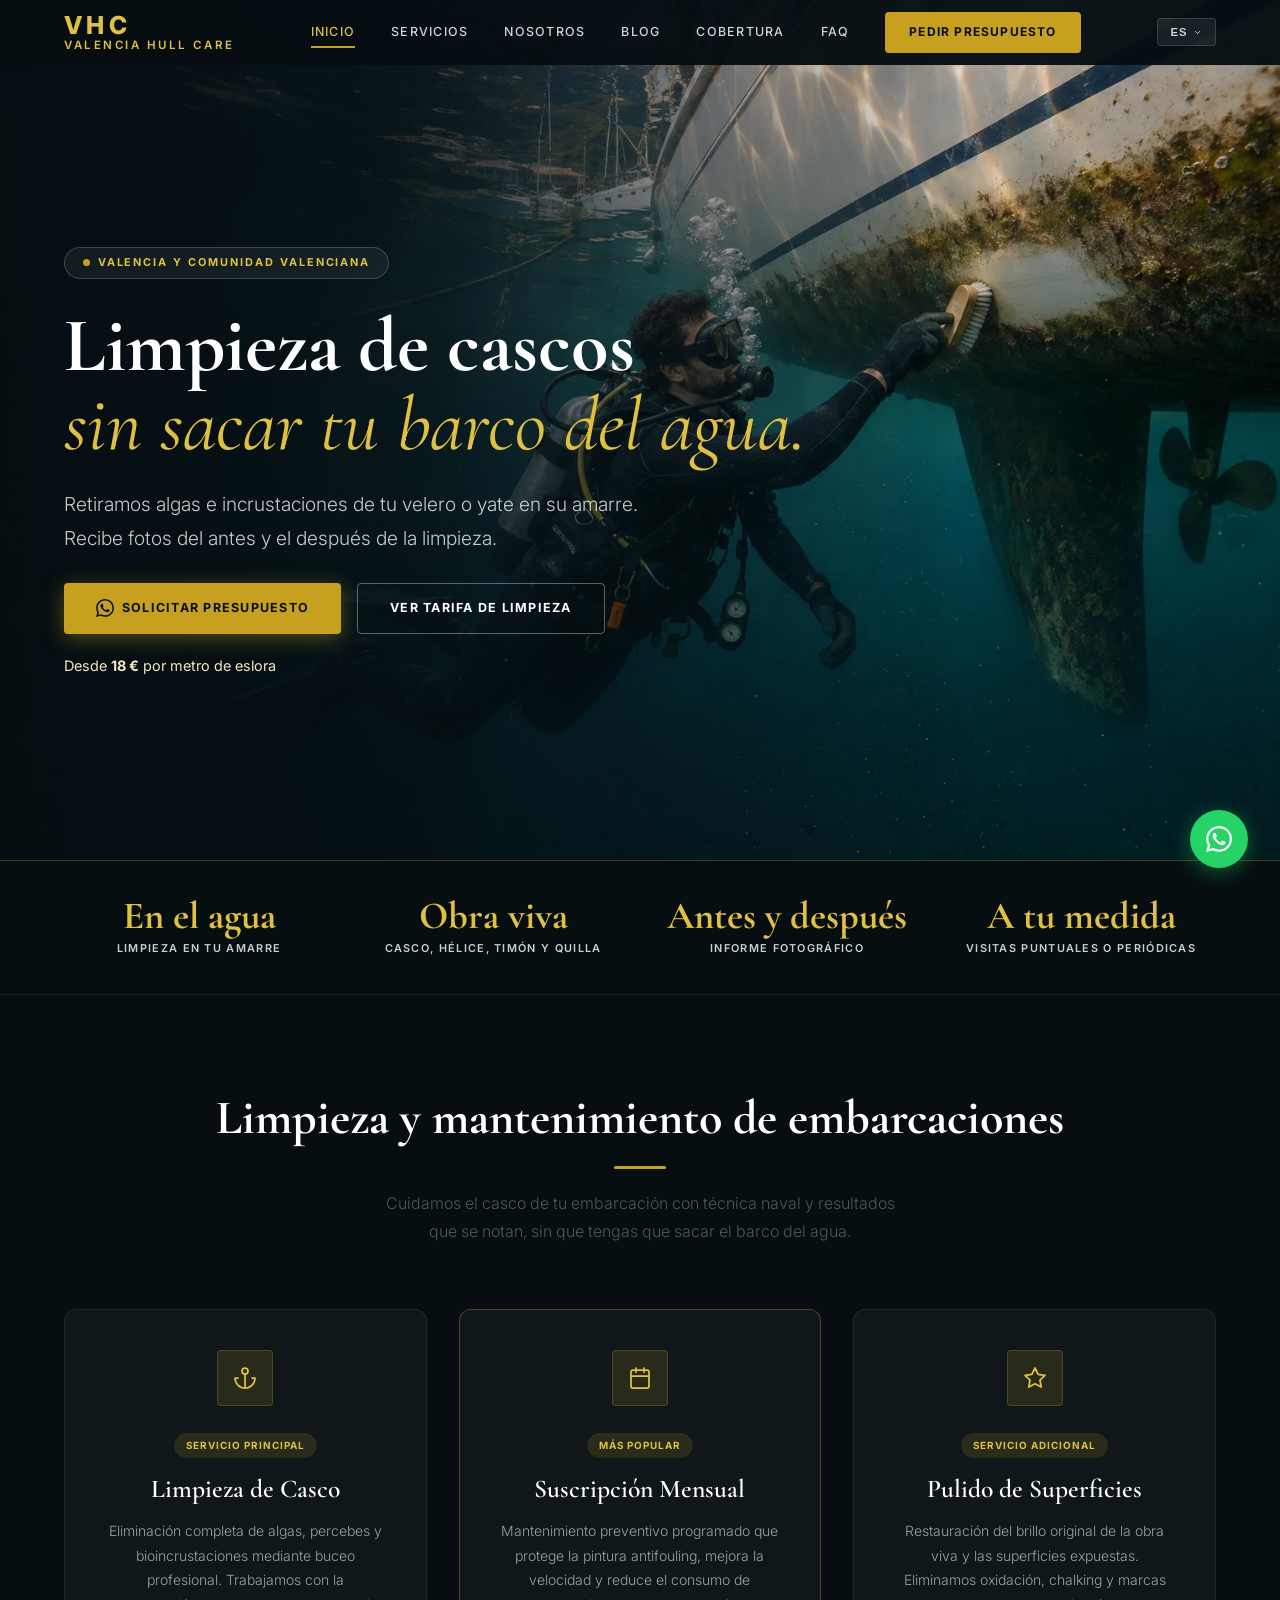
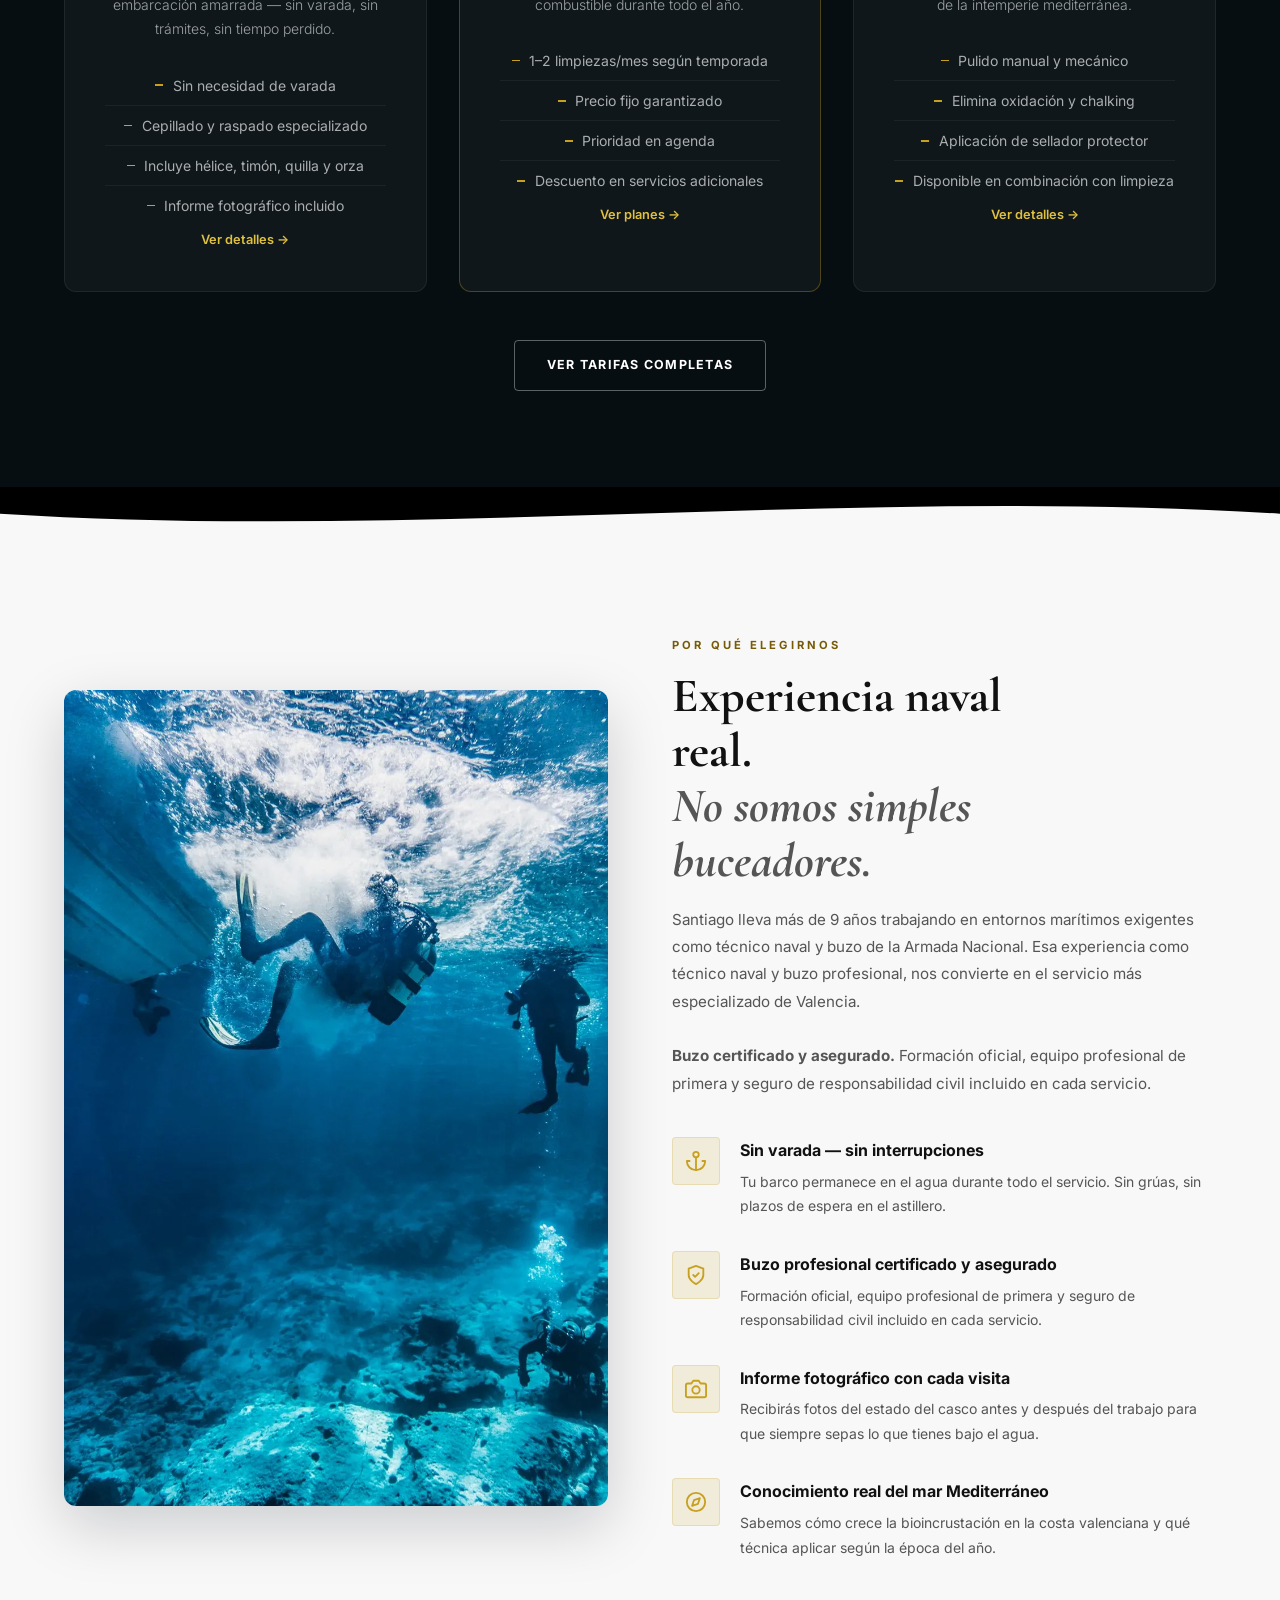
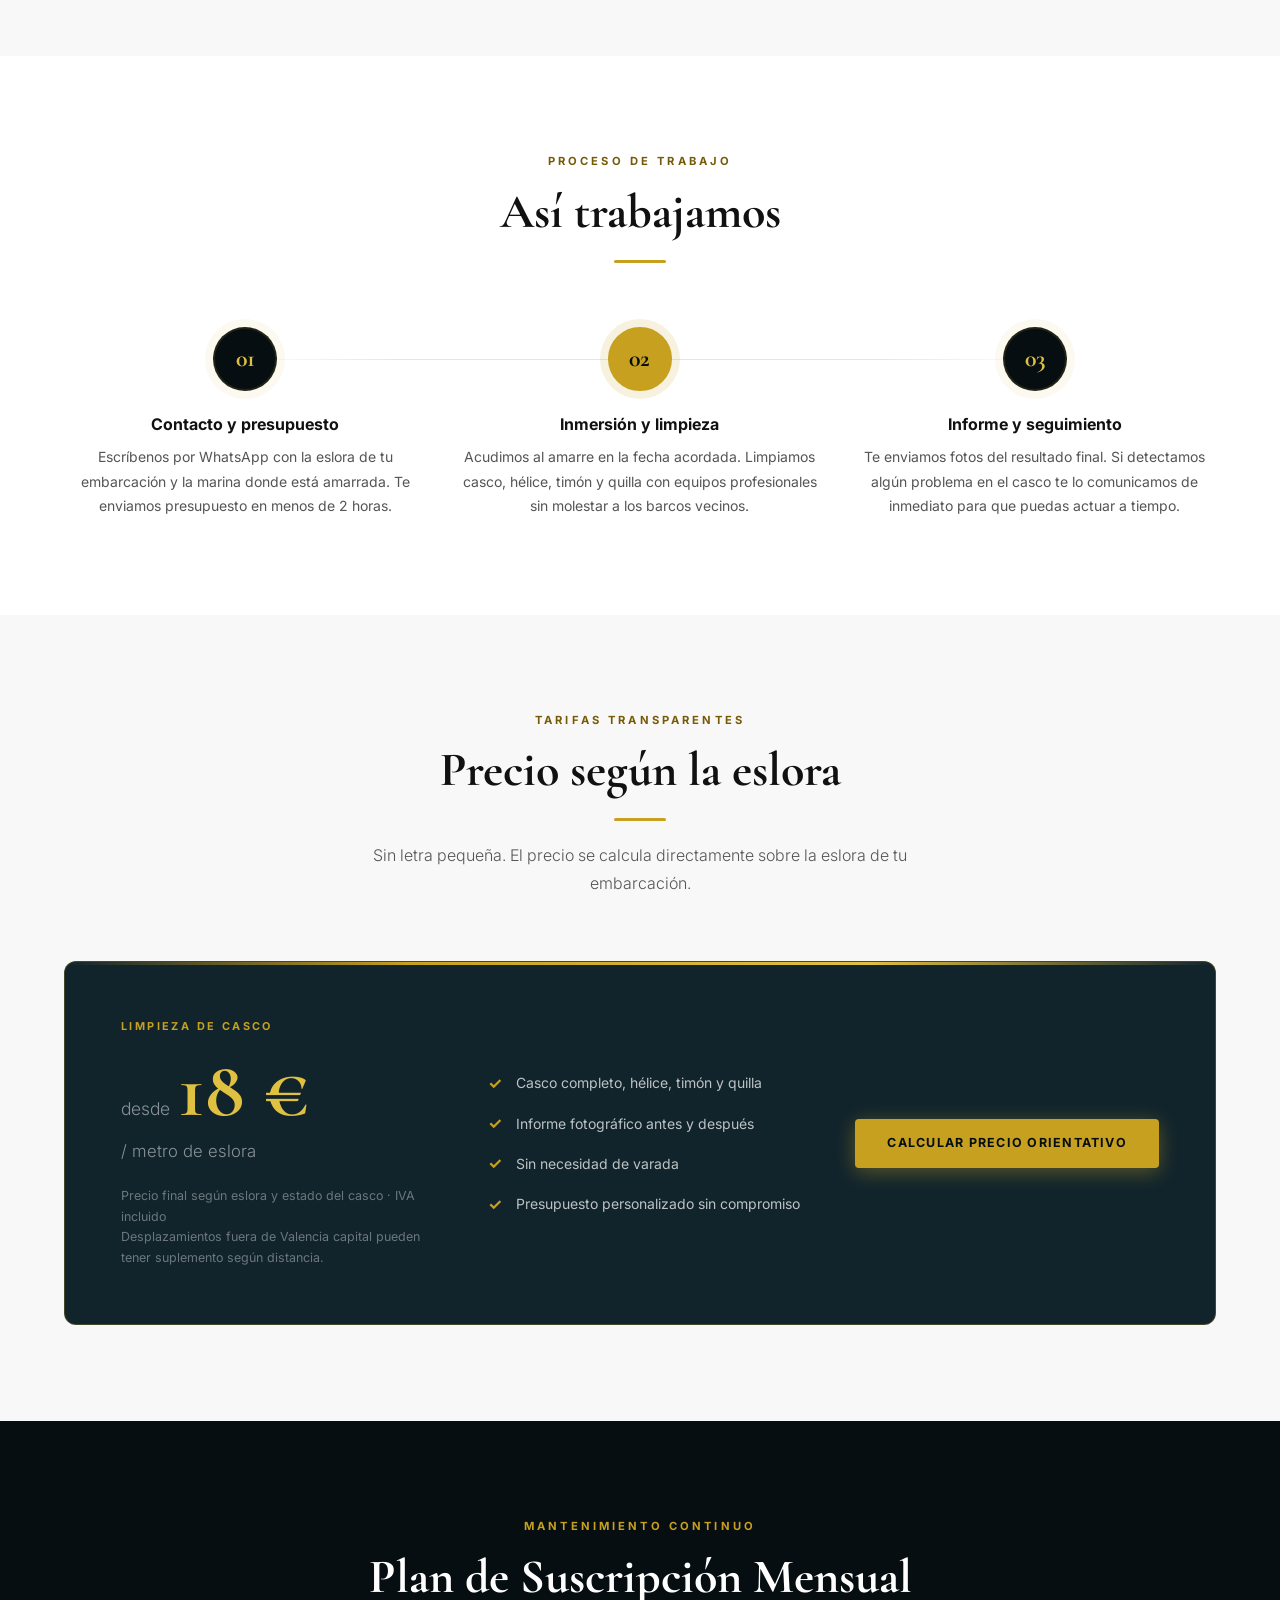
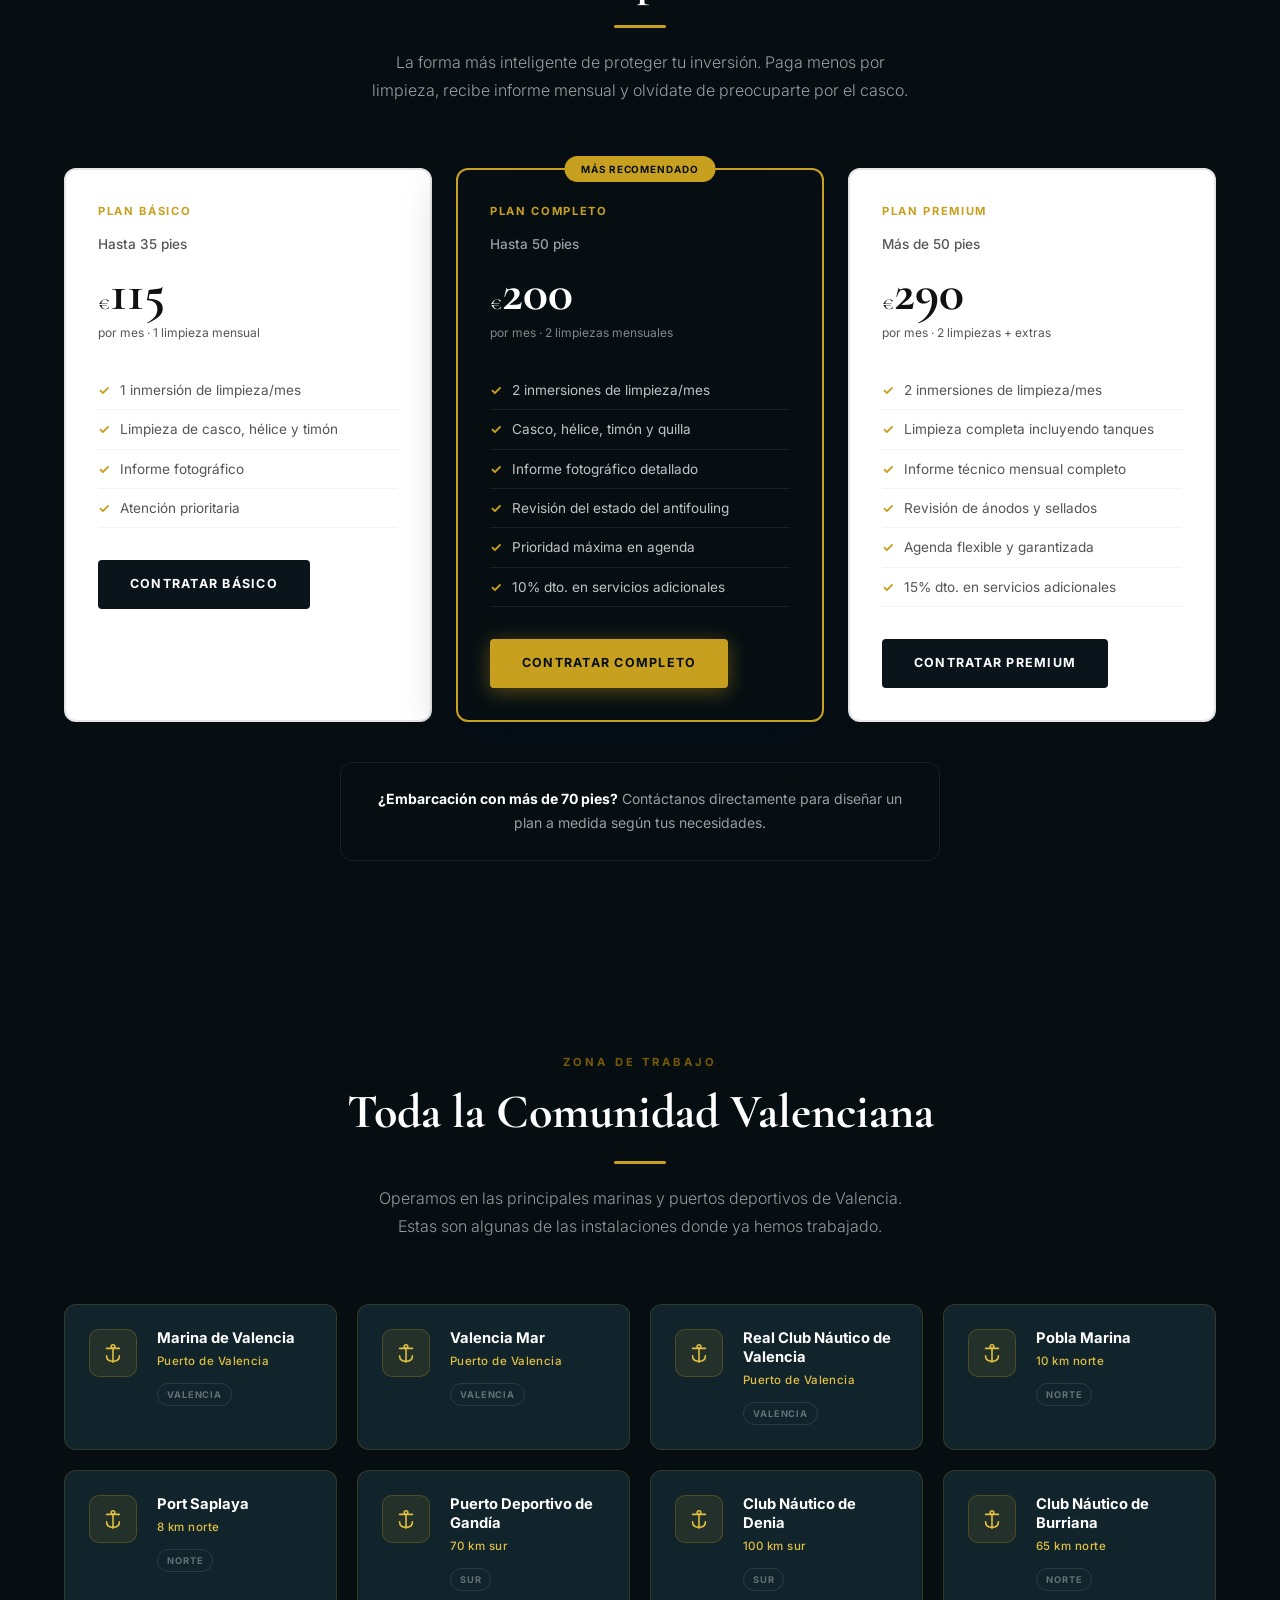
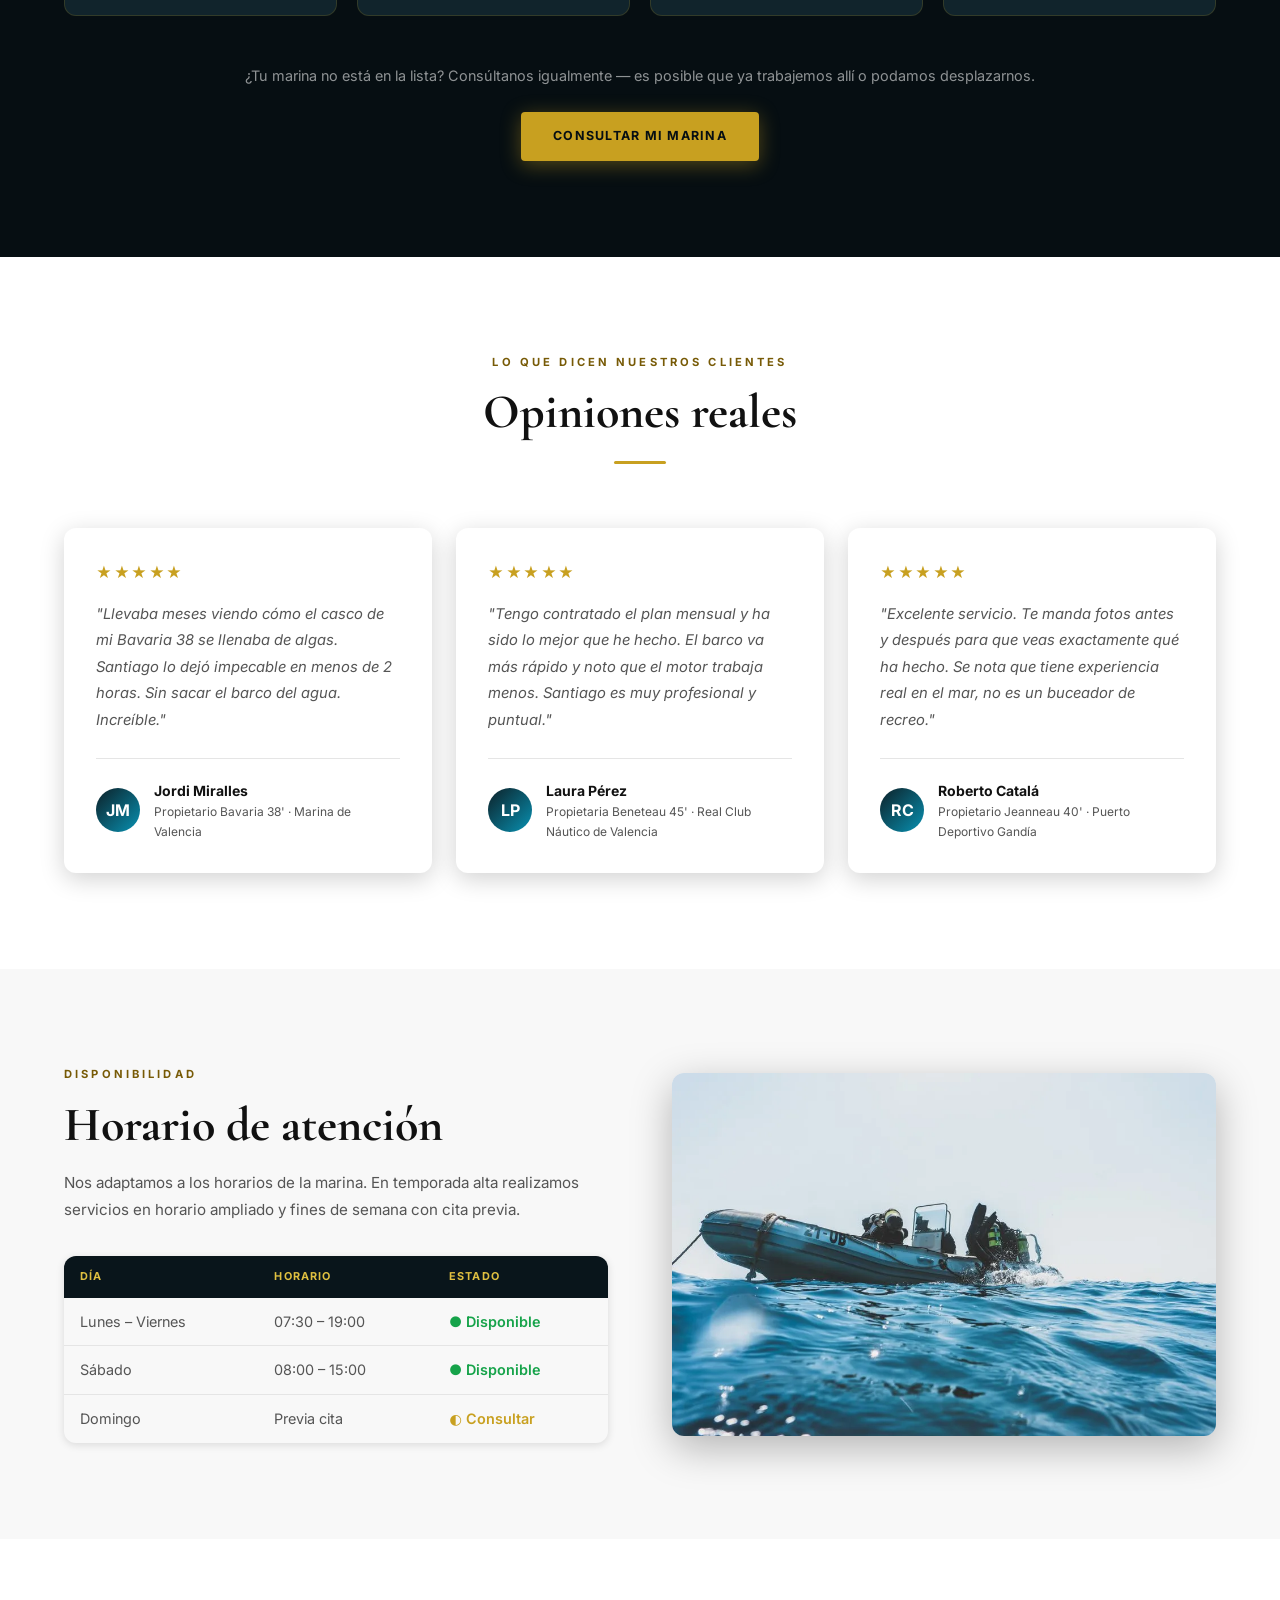
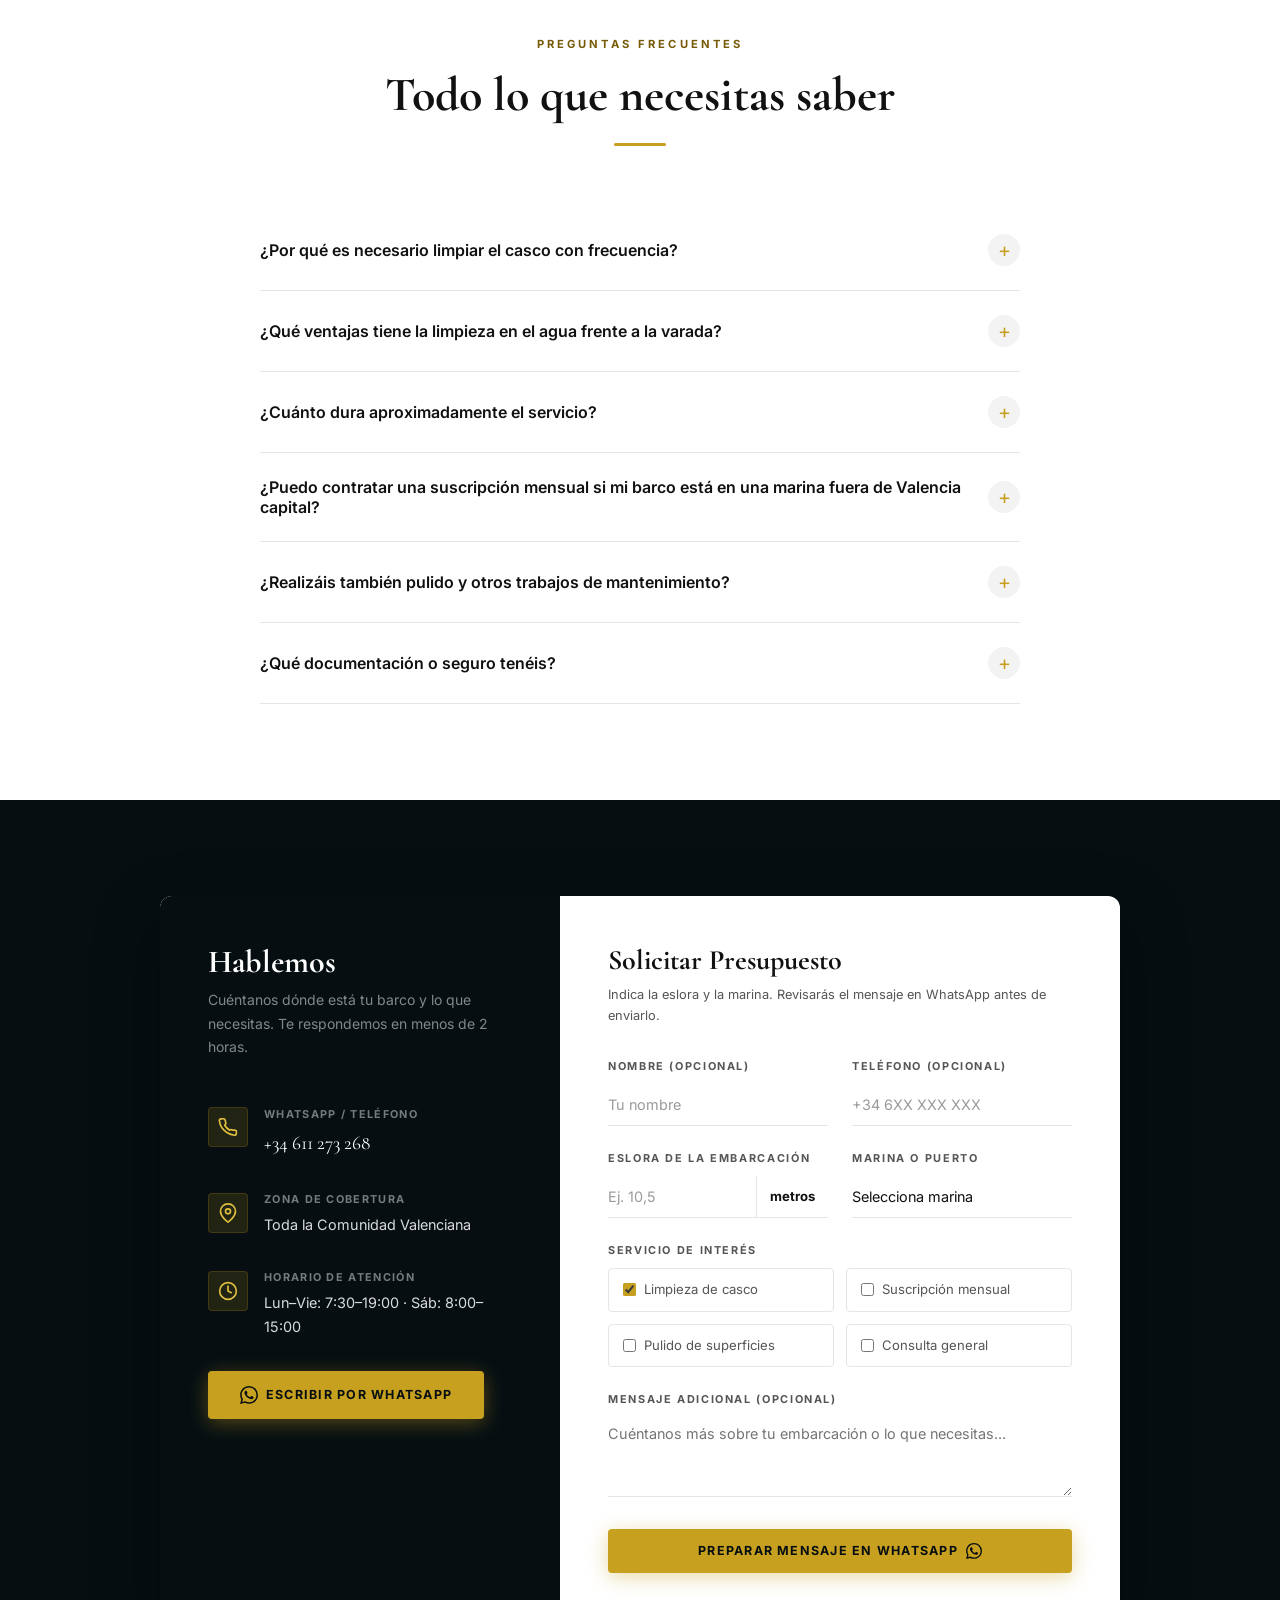
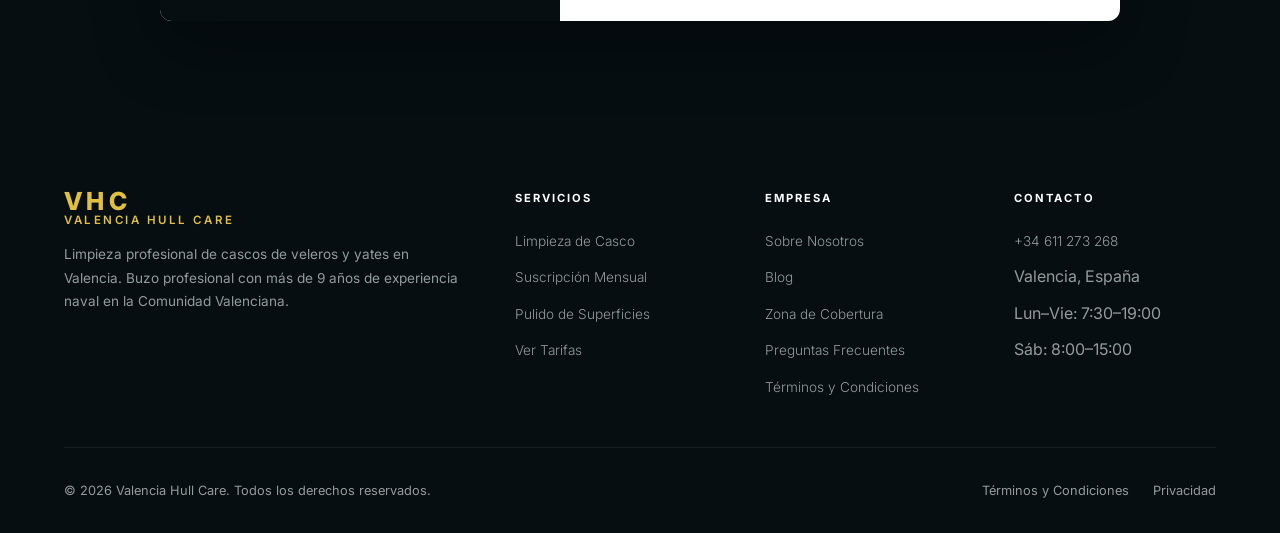
<file: index.html>
<!doctype html>
<html lang="es-ES">
  <head>
    <meta charset="UTF-8" />
    <meta name="viewport" content="width=device-width, initial-scale=1.0" />
    <title>Limpieza de cascos en Valencia desde 18 €/m | Valencia Hull Care</title>

    <meta
      name="description"
      content="Limpieza submarina de cascos de veleros y yates en Valencia desde 18 € por metro de eslora. Sin varada, con fotos antes y después. Pide presupuesto."
    />
    <meta name="author" content="Valencia Hull Care" />
    <meta name="robots" content="index, follow" />





    <!-- Styles -->
    <link rel="canonical" href="https://limpieza-cascos.vercel.app/" />
    <link rel="icon" type="image/svg+xml" href="images/vhc.svg" />
    <meta name="theme-color" content="#060e12" />
    <meta property="og:locale" content="es_ES" />
    <meta property="og:site_name" content="Valencia Hull Care" />
    <meta property="og:type" content="website" />
    <meta property="og:url" content="https://limpieza-cascos.vercel.app/" />
    <meta property="og:title" content="Limpieza de cascos en Valencia desde 18 €/m | Valencia Hull Care" />
    <meta property="og:description" content="Limpieza submarina de cascos de veleros y yates en Valencia desde 18 € por metro de eslora. Sin varada, con fotos antes y después. Pide presupuesto." />
    <meta property="og:image" content="https://limpieza-cascos.vercel.app/images/valencia-hull-care-social.jpg" />
    <meta property="og:image:width" content="1200" />
    <meta property="og:image:height" content="630" />
    <meta property="og:image:alt" content="Ilustración de un buzo limpiando el casco de un velero" />
    <meta name="twitter:card" content="summary_large_image" />
    <link rel="preconnect" href="https://fonts.googleapis.com" />
    <link rel="preconnect" href="https://fonts.gstatic.com" crossorigin />
    <link rel="stylesheet" href="https://fonts.googleapis.com/css2?family=Cormorant+Garamond:ital,wght@0,400..700;1,400..700&amp;family=Inter:wght@300..800&amp;display=swap" />
    <link rel="stylesheet" href="css/styles.css" />

    <!-- Schema.org -->
    <script type="application/ld+json">
      {
        "@context": "https://schema.org",
        "@type": "LocalBusiness",
        "@id": "https://limpieza-cascos.vercel.app/#valencia-hull-care",
        "image": "https://limpieza-cascos.vercel.app/images/valencia-hull-care-social.jpg",
        "logo": "https://limpieza-cascos.vercel.app/images/vhc.svg",
        "name": "Valencia Hull Care",
        "description": "Servicio profesional de limpieza de cascos de veleros y yates en Valencia. Buzo profesional certificado con m\u00e1s de 9 a\u00f1os de experiencia naval.",
        "url": "https://limpieza-cascos.vercel.app/",
        "telephone": "+34611273268",
        "address": {
          "@type": "PostalAddress",
          "addressLocality": "Valencia",
          "addressRegion": "Comunidad Valenciana",
          "addressCountry": "ES"
        },
        "geo": {
          "@type": "GeoCoordinates",
          "latitude": 39.4699,
          "longitude": -0.3763
        },
        "areaServed": "Comunidad Valenciana",
        "priceRange": "Desde 18 € por metro de eslora",
        "openingHoursSpecification": [
          {
            "@type": "OpeningHoursSpecification",
            "dayOfWeek": [
              "Monday",
              "Tuesday",
              "Wednesday",
              "Thursday",
              "Friday"
            ],
            "opens": "07:30",
            "closes": "19:00"
          },
          {
            "@type": "OpeningHoursSpecification",
            "dayOfWeek": "Saturday",
            "opens": "08:00",
            "closes": "15:00"
          }
        ]
      }
    </script>
  </head>
  <body>
    <a class="skip-link" href="#contenido">Saltar al contenido</a>
    <!-- ========== NAVBAR ========== -->
    <nav class="navbar" id="navbar">
      <div class="container">
        <div class="navbar__inner">
          <a href="index.html" class="logo">
            <div class="logo__text">
              <span class="logo__abbr">VHC</span>
              <span class="logo__name">Valencia Hull Care</span>
            </div>
          </a>

          <div class="nav__links">
            <a href="index.html" class="nav__link">Inicio</a>
            <a href="services.html" class="nav__link">Servicios</a>
            <a href="about.html" class="nav__link">Nosotros</a>
            <a href="blog.html" class="nav__link">Blog</a>
            <a href="index.html#cobertura" class="nav__link">Cobertura</a>
            <a href="index.html#faq" class="nav__link">FAQ</a>
            <a
              href="https://wa.me/34611273268?text=Hola%20Santiago%2C%20vi%20vuestra%20web%20y%20quiero%20información%20sobre%20limpieza%20de%20casco%20para%20mi%20embarcación"
              target="_blank"
              rel="noopener noreferrer"
              class="nav__cta"
            >
              Pedir Presupuesto
            </a>
          </div>

          <div class="nav__right">
            <div class="lang-selector notranslate" translate="no">
              <button
                class="lang-btn"
                id="langBtn" aria-controls="langDropdown" aria-expanded="false"
                aria-label="Seleccionar idioma"
              >
                <span id="activeLang">ES</span>
                <svg
                  width="9"
                  height="9"
                  viewBox="0 0 24 24"
                  fill="none"
                  stroke="currentColor"
                  stroke-width="2.5"
                  stroke-linecap="round"
                  stroke-linejoin="round"
                >
                  <polyline points="6 9 12 15 18 9" />
                </svg>
              </button>
              <div class="lang-dropdown" id="langDropdown">
                <a href="#" class="lang-option" data-lang="es"
                  >🇪🇸 ES — Español</a
                >
                <a href="#" class="lang-option" data-lang="en"
                  >🇬🇧 EN — English</a
                >
                <a href="#" class="lang-option" data-lang="fr"
                  >🇫🇷 FR — Français</a
                >
                <a href="#" class="lang-option" data-lang="it"
                  >🇮🇹 IT — Italiano</a
                >
                <a href="#" class="lang-option" data-lang="de"
                  >🇩🇪 DE — Deutsch</a
                >
              </div>
            </div>
            <button class="nav__toggle" id="navToggle" aria-controls="mobileMenu" aria-expanded="false" aria-label="Abrir menú">
              <span></span><span></span><span></span>
            </button>
          </div>
        </div>
      </div>
    </nav>

    <!-- Mobile Menu -->
    <nav class="mobile-menu" id="mobileMenu" aria-label="Menú móvil" inert>
      <a href="index.html">Inicio</a>
      <a href="services.html">Servicios</a>
      <a href="about.html">Nosotros</a>
      <a href="blog.html">Blog</a>
      <a href="index.html#cobertura">Cobertura</a>
      <a href="index.html#faq">Preguntas</a>
      <a
        href="https://wa.me/34611273268?text=Hola%20Santiago%2C%20vi%20vuestra%20web%20y%20quiero%20información%20sobre%20limpieza%20de%20casco%20para%20mi%20embarcación"
        target="_blank"
        rel="noopener noreferrer"
        class="mobile-cta"
      >
        Pedir Presupuesto
      </a>
      <div class="mobile-lang notranslate" translate="no">
        <a href="#" class="mobile-lang__btn lang-option" data-lang="es"
          >🇪🇸 ES</a
        >
        <a href="#" class="mobile-lang__btn lang-option" data-lang="en"
          >🇬🇧 EN</a
        >
        <a href="#" class="mobile-lang__btn lang-option" data-lang="fr"
          >🇫🇷 FR</a
        >
        <a href="#" class="mobile-lang__btn lang-option" data-lang="it"
          >🇮🇹 IT</a
        >
        <a href="#" class="mobile-lang__btn lang-option" data-lang="de"
          >🇩🇪 DE</a
        >
      </div>
    </nav>

    <!-- ========== HERO ========== -->
    <main id="contenido" tabindex="-1">
    <header class="hero">
      <div class="hero__bg">
        <img src="images/limpieza-submarina-768.webp" width="1536" height="1024" srcset="images/limpieza-submarina-768.webp 768w, images/limpieza-submarina-1536.webp 1536w" sizes="100vw"
              alt="Ilustración de un buzo cepillando el casco de un velero en su amarre" fetchpriority="high" decoding="async"
        />
        <div class="hero__overlay"></div>
      </div>

      <div class="hero__content">
        <div class="hero__badge">
          <span class="hero__badge__dot"></span>
          Valencia y Comunidad Valenciana
        </div>
        <h1 class="hero__title">
          Limpieza de cascos<br />
          <em>sin sacar tu barco del agua.</em>
        </h1>
        <p class="hero__sub">
          Retiramos algas e incrustaciones de tu velero o yate en su amarre.
          Recibe fotos del antes y el después de la limpieza.
        </p>
        <div class="hero__actions">
          <a
            href="https://wa.me/34611273268?text=Hola%20Santiago%2C%20vi%20vuestra%20web%20y%20quiero%20información%20sobre%20limpieza%20de%20casco%20para%20mi%20embarcación"
            target="_blank"
            rel="noopener noreferrer"
            class="btn btn--primary"
          >
            <svg width="18" height="18" viewBox="0 0 24 24" fill="currentColor">
              <path
                d="M17.472 14.382c-.297-.149-1.758-.867-2.03-.967-.273-.099-.471-.148-.67.15-.197.297-.767.966-.94 1.164-.173.199-.347.223-.644.075-.297-.15-1.255-.463-2.39-1.475-.883-.788-1.48-1.761-1.653-2.059-.173-.297-.018-.458.13-.606.134-.133.298-.347.446-.52.149-.174.198-.298.298-.497.099-.198.05-.371-.025-.52-.075-.149-.669-1.612-.916-2.207-.242-.579-.487-.5-.669-.51-.173-.008-.371-.01-.57-.01-.198 0-.52.074-.792.372-.272.297-1.04 1.016-1.04 2.479 0 1.462 1.065 2.875 1.213 3.074.149.198 2.096 3.2 5.077 4.487.709.306 1.262.489 1.694.625.712.227 1.36.195 1.871.118.571-.085 1.758-.719 2.006-1.413.248-.694.248-1.289.173-1.413-.074-.124-.272-.198-.57-.347m-5.421 7.403h-.004a9.87 9.87 0 01-5.031-1.378l-.361-.214-3.741.982.998-3.648-.235-.374a9.86 9.86 0 01-1.51-5.26c.001-5.45 4.436-9.884 9.888-9.884 2.64 0 5.122 1.03 6.988 2.898a9.825 9.825 0 012.893 6.994c-.003 5.45-4.437 9.884-9.885 9.884m8.413-18.297A11.815 11.815 0 0012.05 0C5.495 0 .16 5.335.157 11.892c0 2.096.547 4.142 1.588 5.945L.057 24l6.305-1.654a11.882 11.882 0 005.683 1.448h.005c6.554 0 11.89-5.335 11.893-11.893a11.821 11.821 0 00-3.48-8.413Z"
              />
            </svg>
            Solicitar Presupuesto
          </a>
          <a href="#precios" class="btn btn--outline">Ver tarifa de limpieza</a>
        </div>
        <p class="hero__rate">Desde <strong>18 €</strong> por metro de eslora</p>
      </div>

    </header>

    <!-- ========== STATS BAR ========== -->
    <div class="stats-bar">
      <div class="container">
        <div class="stats-bar__inner">
          <div>
            <div class="stat__value">En el agua</div>
            <div class="stat__label">Limpieza en tu amarre</div>
          </div>
          <div>
            <div class="stat__value">Obra viva</div>
            <div class="stat__label">Casco, hélice, timón y quilla</div>
          </div>
          <div>
            <div class="stat__value">Antes y después</div>
            <div class="stat__label">Informe fotográfico</div>
          </div>
          <div>
            <div class="stat__value">A tu medida</div>
            <div class="stat__label">Visitas puntuales o periódicas</div>
          </div>
        </div>
      </div>
    </div>

    <!-- ========== SERVICIOS DESTACADOS ========== -->
    <section id="servicios" class="section section--dark">
      <div class="container">
        <div class="section__header">
          <h2 class="section__title">Limpieza y mantenimiento de embarcaciones</h2>
          <div class="divider"></div>
          <p class="section__sub">
            Cuidamos el casco de tu embarcación con técnica naval y resultados
            que se notan, sin que tengas que sacar el barco del agua.
          </p>
        </div>

        <div class="services-grid">
          <!-- Limpieza de Casco -->
          <div class="service-card reveal delay-1">
            <div class="service-card__icon">
              <svg
                width="24"
                height="24"
                viewBox="0 0 24 24"
                fill="none"
                stroke="currentColor"
                stroke-width="1.75"
                stroke-linecap="round"
                stroke-linejoin="round"
              >
                <circle cx="12" cy="5" r="3" />
                <line x1="12" y1="22" x2="12" y2="8" />
                <path d="M5 12H2a10 10 0 0 0 20 0h-3" />
              </svg>
            </div>
            <div class="service-card__badge">Servicio Principal</div>
            <h3 class="service-card__title">Limpieza de Casco</h3>
            <p class="service-card__text">
              Eliminación completa de algas, percebes y bioincrustaciones
              mediante buceo profesional. Trabajamos con la embarcación amarrada
              — sin varada, sin trámites, sin tiempo perdido.
            </p>
            <ul class="feature-list">
              <li>Sin necesidad de varada</li>
              <li>Cepillado y raspado especializado</li>
              <li>Incluye hélice, timón, quilla y orza</li>
              <li>Informe fotográfico incluido</li>
            </ul>
            <a href="services.html" class="service-card__link"
              >Ver detalles →</a
            >
          </div>

          <!-- Suscripción Mensual -->
          <div
            class="service-card reveal delay-2"
            style="border-color: rgba(196, 154, 26, 0.35)"
          >
            <div class="service-card__icon">
              <svg
                width="24"
                height="24"
                viewBox="0 0 24 24"
                fill="none"
                stroke="currentColor"
                stroke-width="1.75"
                stroke-linecap="round"
                stroke-linejoin="round"
              >
                <rect x="3" y="4" width="18" height="18" rx="2" ry="2" />
                <line x1="16" y1="2" x2="16" y2="6" />
                <line x1="8" y1="2" x2="8" y2="6" />
                <line x1="3" y1="10" x2="21" y2="10" />
              </svg>
            </div>
            <div class="service-card__badge">Más popular</div>
            <h3 class="service-card__title">Suscripción Mensual</h3>
            <p class="service-card__text">
              Mantenimiento preventivo programado que protege la pintura
              antifouling, mejora la velocidad y reduce el consumo de
              combustible durante todo el año.
            </p>
            <ul class="feature-list">
              <li>1–2 limpiezas/mes según temporada</li>
              <li>Precio fijo garantizado</li>
              <li>Prioridad en agenda</li>
              <li>Descuento en servicios adicionales</li>
            </ul>
            <a href="services.html#suscripcion" class="service-card__link"
              >Ver planes →</a
            >
          </div>

          <!-- Pulido Superficies -->
          <div class="service-card reveal delay-3">
            <div class="service-card__icon">
              <svg
                width="24"
                height="24"
                viewBox="0 0 24 24"
                fill="none"
                stroke="currentColor"
                stroke-width="1.75"
                stroke-linecap="round"
                stroke-linejoin="round"
              >
                <polygon
                  points="12 2 15.09 8.26 22 9.27 17 14.14 18.18 21.02 12 17.77 5.82 21.02 7 14.14 2 9.27 8.91 8.26 12 2"
                />
              </svg>
            </div>
            <div class="service-card__badge">Servicio Adicional</div>
            <h3 class="service-card__title">Pulido de Superficies</h3>
            <p class="service-card__text">
              Restauración del brillo original de la obra viva y las superficies
              expuestas. Eliminamos oxidación, chalking y marcas de la
              intemperie mediterránea.
            </p>
            <ul class="feature-list">
              <li>Pulido manual y mecánico</li>
              <li>Elimina oxidación y chalking</li>
              <li>Aplicación de sellador protector</li>
              <li>Disponible en combinación con limpieza</li>
            </ul>
            <a href="services.html#pulido" class="service-card__link"
              >Ver detalles →</a
            >
          </div>
        </div>

        <div style="text-align: center; margin-top: 3rem" class="reveal">
          <a href="services.html" class="btn btn--outline"
            >Ver Tarifas Completas</a
          >
        </div>
      </div>
    </section>

    <!-- Wave divider -->
    <div class="wave-divider" style="background: #000000">
      <svg viewBox="0 0 1440 60" preserveAspectRatio="none" fill="#f8f8f8">
        <path d="M0,30 C480,60 960,0 1440,30 L1440,60 L0,60 Z" />
      </svg>
    </div>

    <!-- ========== POR QUÉ ELEGIRNOS ========== -->
    <section class="section section--gray">
      <div class="container">
        <div class="why-grid">
          <div class="reveal-left">
            <img src="images/buzos-bajo-el-agua.webp" width="960" height="1440"
              alt="Buzos cerca de la superficie del agua" loading="lazy" decoding="async"
              style="
                border-radius: 12px;
                box-shadow: 0 20px 60px rgba(2, 12, 30, 0.18);
                width: 100%;
              "
            />
          </div>
          <div class="reveal-right">
            <span class="section__label">Por qué elegirnos</span>
            <h2 class="section__title" style="max-width: 420px">
              Experiencia naval real.<br />
              <em style="font-style: italic; color: var(--text-lt)"
                >No somos simples buceadores.</em
              >
            </h2>
            <p
              style="
                font-size: 0.95rem;
                color: var(--text-lt);
                margin-bottom: 2.5rem;
                line-height: 1.8;
              "
            >
              Santiago lleva más de 9 años trabajando en entornos marítimos
              exigentes como técnico naval y buzo de la Armada Nacional. Esa
              experiencia como técnico naval y buzo profesional, nos
              convierte en el servicio más especializado de Valencia.
              <br /><br />
              <strong>Buzo certificado y asegurado.</strong>
              Formación oficial, equipo profesional de primera y seguro de
              responsabilidad civil incluido en cada servicio.
            </p>
            <div class="why-list">
              <div class="why-item">
                <div class="why-item__icon">
                  <svg
                    width="22"
                    height="22"
                    viewBox="0 0 24 24"
                    fill="none"
                    stroke="currentColor"
                    stroke-width="2"
                    stroke-linecap="round"
                    stroke-linejoin="round"
                  >
                    <circle cx="12" cy="5" r="3" />
                    <line x1="12" y1="22" x2="12" y2="8" />
                    <path d="M5 12H2a10 10 0 0 0 20 0h-3" />
                  </svg>
                </div>
                <div>
                  <div class="why-item__title">
                    Sin varada — sin interrupciones
                  </div>
                  <p class="why-item__text">
                    Tu barco permanece en el agua durante todo el servicio. Sin
                    grúas, sin plazos de espera en el astillero.
                  </p>
                </div>
              </div>
              <div class="why-item">
                <div class="why-item__icon">
                  <svg
                    width="22"
                    height="22"
                    viewBox="0 0 24 24"
                    fill="none"
                    stroke="currentColor"
                    stroke-width="2"
                    stroke-linecap="round"
                    stroke-linejoin="round"
                  >
                    <path d="M12 22s8-4 8-10V5l-8-3-8 3v7c0 6 8 10 8 10z" />
                    <polyline points="9 12 11 14 15 10" />
                  </svg>
                </div>
                <div>
                  <div class="why-item__title">
                    Buzo profesional certificado y asegurado
                  </div>
                  <p class="why-item__text">
                    Formación oficial, equipo profesional de primera y seguro de
                    responsabilidad civil incluido en cada servicio.
                  </p>
                </div>
              </div>
              <div class="why-item">
                <div class="why-item__icon">
                  <svg
                    width="22"
                    height="22"
                    viewBox="0 0 24 24"
                    fill="none"
                    stroke="currentColor"
                    stroke-width="2"
                    stroke-linecap="round"
                    stroke-linejoin="round"
                  >
                    <path
                      d="M23 19a2 2 0 0 1-2 2H3a2 2 0 0 1-2-2V8a2 2 0 0 1 2-2h4l2-3h6l2 3h4a2 2 0 0 1 2 2z"
                    />
                    <circle cx="12" cy="13" r="4" />
                  </svg>
                </div>
                <div>
                  <div class="why-item__title">
                    Informe fotográfico con cada visita
                  </div>
                  <p class="why-item__text">
                    Recibirás fotos del estado del casco antes y después del
                    trabajo para que siempre sepas lo que tienes bajo el agua.
                  </p>
                </div>
              </div>
              <div class="why-item">
                <div class="why-item__icon">
                  <svg
                    width="22"
                    height="22"
                    viewBox="0 0 24 24"
                    fill="none"
                    stroke="currentColor"
                    stroke-width="2"
                    stroke-linecap="round"
                    stroke-linejoin="round"
                  >
                    <circle cx="12" cy="12" r="10" />
                    <polygon
                      points="16.24 7.76 14.12 14.12 7.76 16.24 9.88 9.88 16.24 7.76"
                    />
                  </svg>
                </div>
                <div>
                  <div class="why-item__title">
                    Conocimiento real del mar Mediterráneo
                  </div>
                  <p class="why-item__text">
                    Sabemos cómo crece la bioincrustación en la costa valenciana
                    y qué técnica aplicar según la época del año.
                  </p>
                </div>
              </div>
            </div>
          </div>
        </div>
      </div>
    </section>

    <!-- ========== CÓMO FUNCIONA ========== -->
    <section class="section">
      <div class="container">
        <div class="section__header">
          <span class="section__label">Proceso de trabajo</span>
          <h2 class="section__title">Así trabajamos</h2>
          <div class="divider"></div>
        </div>
        <div class="steps-grid">
          <div class="reveal delay-1">
            <div class="step__number">01</div>
            <h4 class="step__title">Contacto y presupuesto</h4>
            <p class="step__text">
              Escríbenos por WhatsApp con la eslora de tu embarcación y la
              marina donde está amarrada. Te enviamos presupuesto en menos de 2
              horas.
            </p>
          </div>
          <div class="reveal delay-2">
            <div class="step__number gold">02</div>
            <h4 class="step__title">Inmersión y limpieza</h4>
            <p class="step__text">
              Acudimos al amarre en la fecha acordada. Limpiamos casco, hélice,
              timón y quilla con equipos profesionales sin molestar a los barcos
              vecinos.
            </p>
          </div>
          <div class="reveal delay-3">
            <div class="step__number">03</div>
            <h4 class="step__title">Informe y seguimiento</h4>
            <p class="step__text">
              Te enviamos fotos del resultado final. Si detectamos algún
              problema en el casco te lo comunicamos de inmediato para que
              puedas actuar a tiempo.
            </p>
          </div>
        </div>
      </div>
    </section>

    <!-- ========== PRECIOS ========== -->
    <section id="precios" class="section section--gray">
      <div class="container">
        <div class="section__header">
          <span class="section__label">Tarifas transparentes</span>
          <h2 class="section__title">Precio según la eslora</h2>
          <div class="divider"></div>
          <p class="section__sub">
            Sin letra pequeña. El precio se calcula directamente sobre la eslora de tu embarcación.
          </p>
        </div>

        <div class="price-callout reveal">
          <div class="price-callout__main">
            <span class="price-callout__label">Limpieza de Casco</span>
            <div class="price-callout__price">
              <span class="price-callout__from">desde</span>
              <span class="price-callout__amount">18&nbsp;€</span>
              <span class="price-callout__unit">/ metro de eslora</span>
            </div>
            <p class="price-callout__note">
              Precio final según eslora y estado del casco · IVA incluido<br>
              Desplazamientos fuera de Valencia capital pueden tener suplemento según distancia.
            </p>
          </div>
          <div class="price-callout__features">
            <div class="price-callout__feature">
              <span class="price-callout__check">✓</span>
              Casco completo, hélice, timón y quilla
            </div>
            <div class="price-callout__feature">
              <span class="price-callout__check">✓</span>
              Informe fotográfico antes y después
            </div>
            <div class="price-callout__feature">
              <span class="price-callout__check">✓</span>
              Sin necesidad de varada
            </div>
            <div class="price-callout__feature">
              <span class="price-callout__check">✓</span>
              Presupuesto personalizado sin compromiso
            </div>
          </div>
          <div class="price-callout__cta">
            <a
              href="#contacto"
              class="btn btn--primary"
            >
              Calcular precio orientativo
            </a>
          </div>
        </div>
      </div>
    </section>

    <!-- ========== SUSCRIPCIÓN ========== -->
    <section id="suscripcion" class="section section--dark">
      <div class="container">
        <div class="section__header">
          <span class="section__label">Mantenimiento continuo</span>
          <h2 class="section__title">Plan de Suscripción Mensual</h2>
          <div class="divider"></div>
          <p class="section__sub" style="color: rgba(255, 255, 255, 0.6)">
            La forma más inteligente de proteger tu inversión. Paga menos por
            limpieza, recibe informe mensual y olvídate de preocuparte por el
            casco.
          </p>
        </div>

        <div class="pricing-cards reveal">
          <!-- Plan Básico -->
          <div class="pricing-card">
            <div class="pricing-card__tier">Plan Básico</div>
            <div class="pricing-card__size">Hasta 35 pies</div>
            <div class="pricing-card__price"><span>€</span>115</div>
            <div class="pricing-card__note">por mes · 1 limpieza mensual</div>
            <ul class="pricing-card__features">
              <li>1 inmersión de limpieza/mes</li>
              <li>Limpieza de casco, hélice y timón</li>
              <li>Informe fotográfico</li>
              <li>Atención prioritaria</li>
            </ul>
            <a
              href="https://wa.me/34611273268?text=Hola%20Santiago%2C%20me%20interesa%20el%20Plan%20Básico%20de%20suscripción%20mensual"
              target="_blank"
              rel="noopener noreferrer"
              class="btn btn--dark w-full"
              style="justify-content: center"
            >
              Contratar Básico
            </a>
          </div>

          <!-- Plan Recomendado -->
          <div class="pricing-card featured">
            <div class="pricing-card__popular">Más Recomendado</div>
            <div class="pricing-card__tier">Plan Completo</div>
            <div class="pricing-card__size">Hasta 50 pies</div>
            <div class="pricing-card__price"><span>€</span>200</div>
            <div class="pricing-card__note">
              por mes · 2 limpiezas mensuales
            </div>
            <ul class="pricing-card__features">
              <li>2 inmersiones de limpieza/mes</li>
              <li>Casco, hélice, timón y quilla</li>
              <li>Informe fotográfico detallado</li>
              <li>Revisión del estado del antifouling</li>
              <li>Prioridad máxima en agenda</li>
              <li>10% dto. en servicios adicionales</li>
            </ul>
            <a
              href="https://wa.me/34611273268?text=Hola%20Santiago%2C%20me%20interesa%20el%20Plan%20Completo%20de%20suscripción%20mensual"
              target="_blank"
              rel="noopener noreferrer"
              class="btn btn--primary w-full"
              style="justify-content: center"
            >
              Contratar Completo
            </a>
          </div>

          <!-- Plan Premium -->
          <div class="pricing-card">
            <div class="pricing-card__tier">Plan Premium</div>
            <div class="pricing-card__size">Más de 50 pies</div>
            <div class="pricing-card__price"><span>€</span>290</div>
            <div class="pricing-card__note">por mes · 2 limpiezas + extras</div>
            <ul class="pricing-card__features">
              <li>2 inmersiones de limpieza/mes</li>
              <li>Limpieza completa incluyendo tanques</li>
              <li>Informe técnico mensual completo</li>
              <li>Revisión de ánodos y sellados</li>
              <li>Agenda flexible y garantizada</li>
              <li>15% dto. en servicios adicionales</li>
            </ul>
            <a
              href="https://wa.me/34611273268?text=Hola%20Santiago%2C%20me%20interesa%20el%20Plan%20Premium%20de%20suscripción%20mensual"
              target="_blank"
              rel="noopener noreferrer"
              class="btn btn--dark w-full"
              style="justify-content: center"
            >
              Contratar Premium
            </a>
          </div>
        </div>

        <div
          style="
            text-align: center;
            margin-top: 2.5rem;
            padding: 1.5rem;
            border: 1px solid rgba(255, 255, 255, 0.08);
            border-radius: var(--radius-lg);
            max-width: 600px;
            margin-left: auto;
            margin-right: auto;
          "
          class="reveal"
        >
          <p
            style="
              font-size: 0.875rem;
              color: rgba(255, 255, 255, 0.6);
              line-height: 1.75;
            "
          >
            <strong style="color: white"
              >¿Embarcación con más de 70 pies?</strong
            >
            Contáctanos directamente para diseñar un plan a medida según tus
            necesidades.
          </p>
        </div>
      </div>
    </section>

    <!-- ========== COBERTURA ========== -->
    <section id="cobertura" class="section coverage-section">
      <div class="container">
        <div class="section__header">
          <span class="section__label">Zona de trabajo</span>
          <h2 class="section__title" style="color: white">
            Toda la Comunidad Valenciana
          </h2>
          <div class="divider"></div>
          <p class="section__sub" style="color: rgba(255, 255, 255, 0.58)">
            Operamos en las principales marinas y puertos deportivos de
            Valencia. Estas son algunas de las instalaciones donde ya hemos
            trabajado.
          </p>
        </div>

        <div class="marinas-grid reveal">
          <div class="marina-item">
            <div class="marina-item__icon">
              <svg width="22" height="22" viewBox="0 0 24 24" fill="none" stroke="currentColor" stroke-width="1.75" stroke-linecap="round" stroke-linejoin="round"><circle cx="12" cy="5" r="2"/><line x1="12" y1="7" x2="12" y2="22"/><line x1="5" y1="7" x2="19" y2="7"/><path d="M5 15c0 4 3.1 6 7 6s7-2 7-6"/></svg>
            </div>
            <div class="marina-item__body">
              <div class="marina-item__name">Marina de Valencia</div>
              <div class="marina-item__dist">Puerto de Valencia</div>
              <span class="marina-item__tag">Valencia</span>
            </div>
          </div>
          <div class="marina-item">
            <div class="marina-item__icon">
              <svg width="22" height="22" viewBox="0 0 24 24" fill="none" stroke="currentColor" stroke-width="1.75" stroke-linecap="round" stroke-linejoin="round"><circle cx="12" cy="5" r="2"/><line x1="12" y1="7" x2="12" y2="22"/><line x1="5" y1="7" x2="19" y2="7"/><path d="M5 15c0 4 3.1 6 7 6s7-2 7-6"/></svg>
            </div>
            <div class="marina-item__body">
              <div class="marina-item__name">Valencia Mar</div>
              <div class="marina-item__dist">Puerto de Valencia</div>
              <span class="marina-item__tag">Valencia</span>
            </div>
          </div>
          <div class="marina-item">
            <div class="marina-item__icon">
              <svg width="22" height="22" viewBox="0 0 24 24" fill="none" stroke="currentColor" stroke-width="1.75" stroke-linecap="round" stroke-linejoin="round"><circle cx="12" cy="5" r="2"/><line x1="12" y1="7" x2="12" y2="22"/><line x1="5" y1="7" x2="19" y2="7"/><path d="M5 15c0 4 3.1 6 7 6s7-2 7-6"/></svg>
            </div>
            <div class="marina-item__body">
              <div class="marina-item__name">Real Club Náutico de Valencia</div>
              <div class="marina-item__dist">Puerto de Valencia</div>
              <span class="marina-item__tag">Valencia</span>
            </div>
          </div>
          <div class="marina-item">
            <div class="marina-item__icon">
              <svg width="22" height="22" viewBox="0 0 24 24" fill="none" stroke="currentColor" stroke-width="1.75" stroke-linecap="round" stroke-linejoin="round"><circle cx="12" cy="5" r="2"/><line x1="12" y1="7" x2="12" y2="22"/><line x1="5" y1="7" x2="19" y2="7"/><path d="M5 15c0 4 3.1 6 7 6s7-2 7-6"/></svg>
            </div>
            <div class="marina-item__body">
              <div class="marina-item__name">Pobla Marina</div>
              <div class="marina-item__dist">10 km norte</div>
              <span class="marina-item__tag">Norte</span>
            </div>
          </div>
          <div class="marina-item">
            <div class="marina-item__icon">
              <svg width="22" height="22" viewBox="0 0 24 24" fill="none" stroke="currentColor" stroke-width="1.75" stroke-linecap="round" stroke-linejoin="round"><circle cx="12" cy="5" r="2"/><line x1="12" y1="7" x2="12" y2="22"/><line x1="5" y1="7" x2="19" y2="7"/><path d="M5 15c0 4 3.1 6 7 6s7-2 7-6"/></svg>
            </div>
            <div class="marina-item__body">
              <div class="marina-item__name">Port Saplaya</div>
              <div class="marina-item__dist">8 km norte</div>
              <span class="marina-item__tag">Norte</span>
            </div>
          </div>
          <div class="marina-item">
            <div class="marina-item__icon">
              <svg width="22" height="22" viewBox="0 0 24 24" fill="none" stroke="currentColor" stroke-width="1.75" stroke-linecap="round" stroke-linejoin="round"><circle cx="12" cy="5" r="2"/><line x1="12" y1="7" x2="12" y2="22"/><line x1="5" y1="7" x2="19" y2="7"/><path d="M5 15c0 4 3.1 6 7 6s7-2 7-6"/></svg>
            </div>
            <div class="marina-item__body">
              <div class="marina-item__name">Puerto Deportivo de Gandía</div>
              <div class="marina-item__dist">70 km sur</div>
              <span class="marina-item__tag">Sur</span>
            </div>
          </div>
          <div class="marina-item">
            <div class="marina-item__icon">
              <svg width="22" height="22" viewBox="0 0 24 24" fill="none" stroke="currentColor" stroke-width="1.75" stroke-linecap="round" stroke-linejoin="round"><circle cx="12" cy="5" r="2"/><line x1="12" y1="7" x2="12" y2="22"/><line x1="5" y1="7" x2="19" y2="7"/><path d="M5 15c0 4 3.1 6 7 6s7-2 7-6"/></svg>
            </div>
            <div class="marina-item__body">
              <div class="marina-item__name">Club Náutico de Denia</div>
              <div class="marina-item__dist">100 km sur</div>
              <span class="marina-item__tag">Sur</span>
            </div>
          </div>
          <div class="marina-item">
            <div class="marina-item__icon">
              <svg width="22" height="22" viewBox="0 0 24 24" fill="none" stroke="currentColor" stroke-width="1.75" stroke-linecap="round" stroke-linejoin="round"><circle cx="12" cy="5" r="2"/><line x1="12" y1="7" x2="12" y2="22"/><line x1="5" y1="7" x2="19" y2="7"/><path d="M5 15c0 4 3.1 6 7 6s7-2 7-6"/></svg>
            </div>
            <div class="marina-item__body">
              <div class="marina-item__name">Club Náutico de Burriana</div>
              <div class="marina-item__dist">65 km norte</div>
              <span class="marina-item__tag">Norte</span>
            </div>
          </div>
        </div>

        <div style="text-align: center; margin-top: 3rem" class="reveal">
          <p
            style="
              color: rgba(255, 255, 255, 0.55);
              font-size: 0.9rem;
              margin-bottom: 1.5rem;
            "
          >
            ¿Tu marina no está en la lista? Consúltanos igualmente — es posible
            que ya trabajemos allí o podamos desplazarnos.
          </p>
          <a
            href="https://wa.me/34611273268?text=Hola%20Santiago%2C%20quiero%20saber%20si%20trabajáis%20en%20mi%20marina"
            target="_blank"
            rel="noopener noreferrer"
            class="btn btn--primary"
          >
            Consultar mi Marina
          </a>
        </div>
      </div>
    </section>

    <!-- ========== TESTIMONIOS ========== -->
    <section class="section">
      <div class="container">
        <div class="section__header">
          <span class="section__label">Lo que dicen nuestros clientes</span>
          <h2 class="section__title">Opiniones reales</h2>
          <div class="divider"></div>
        </div>
        <div class="testimonials-grid">
          <div class="testimonial-card reveal delay-1">
            <div class="testimonial-card__stars">★★★★★</div>
            <p class="testimonial-card__text">
              "Llevaba meses viendo cómo el casco de mi Bavaria 38 se llenaba de
              algas. Santiago lo dejó impecable en menos de 2 horas. Sin sacar
              el barco del agua. Increíble."
            </p>
            <div class="testimonial-card__divider"></div>
            <div class="testimonial-card__author">
              <div class="testimonial-card__avatar">JM</div>
              <div>
                <div class="testimonial-card__name">Jordi Miralles</div>
                <div class="testimonial-card__role">
                  Propietario Bavaria 38' · Marina de Valencia
                </div>
              </div>
            </div>
          </div>

          <div class="testimonial-card reveal delay-2">
            <div class="testimonial-card__stars">★★★★★</div>
            <p class="testimonial-card__text">
              "Tengo contratado el plan mensual y ha sido lo mejor que he hecho.
              El barco va más rápido y noto que el motor trabaja menos. Santiago
              es muy profesional y puntual."
            </p>
            <div class="testimonial-card__divider"></div>
            <div class="testimonial-card__author">
              <div class="testimonial-card__avatar">LP</div>
              <div>
                <div class="testimonial-card__name">Laura Pérez</div>
                <div class="testimonial-card__role">
                  Propietaria Beneteau 45' · Real Club Náutico de Valencia
                </div>
              </div>
            </div>
          </div>

          <div class="testimonial-card reveal delay-3">
            <div class="testimonial-card__stars">★★★★★</div>
            <p class="testimonial-card__text">
              "Excelente servicio. Te manda fotos antes y después para que veas
              exactamente qué ha hecho. Se nota que tiene experiencia real en el
              mar, no es un buceador de recreo."
            </p>
            <div class="testimonial-card__divider"></div>
            <div class="testimonial-card__author">
              <div class="testimonial-card__avatar">RC</div>
              <div>
                <div class="testimonial-card__name">Roberto Catalá</div>
                <div class="testimonial-card__role">
                  Propietario Jeanneau 40' · Puerto Deportivo Gandía
                </div>
              </div>
            </div>
          </div>
        </div>
      </div>
    </section>

    <!-- ========== HORARIO ========== -->
    <section class="section section--gray">
      <div class="container">
        <div class="reveal schedule-wrap grid-2col" style="gap: 4rem">
          <div>
            <span class="section__label">Disponibilidad</span>
            <h2 class="section__title">Horario de atención</h2>
            <p
              style="
                font-size: 0.95rem;
                color: var(--text-lt);
                margin-bottom: 2rem;
                line-height: 1.8;
              "
            >
              Nos adaptamos a los horarios de la marina. En temporada alta
              realizamos servicios en horario ampliado y fines de semana con
              cita previa.
            </p>
            <div
              style="
                overflow-x: auto;
                border-radius: var(--radius-lg);
                box-shadow: var(--shadow-sm);
              "
            >
              <table class="schedule-table">
                <thead>
                  <tr>
                    <th>Día</th>
                    <th>Horario</th>
                    <th>Estado</th>
                  </tr>
                </thead>
                <tbody>
                  <tr>
                    <td>Lunes – Viernes</td>
                    <td>07:30 – 19:00</td>
                    <td style="color: #16a34a; font-weight: 600">
                      ● Disponible
                    </td>
                  </tr>
                  <tr>
                    <td>Sábado</td>
                    <td>08:00 – 15:00</td>
                    <td style="color: #16a34a; font-weight: 600">
                      ● Disponible
                    </td>
                  </tr>
                  <tr>
                    <td>Domingo</td>
                    <td>Previa cita</td>
                    <td style="color: var(--gold); font-weight: 600">
                      ◐ Consultar
                    </td>
                  </tr>
                </tbody>
              </table>
            </div>
          </div>
          <div>
            <img src="images/embarcacion-en-el-mar.webp" width="960" height="640"
              alt="Embarcación auxiliar en el mar" loading="lazy" decoding="async"
              style="
                border-radius: var(--radius-lg);
                box-shadow: var(--shadow-lg);
                width: 100%;
              "
            />
          </div>
        </div>
      </div>
    </section>

    <!-- ========== FAQ ========== -->
    <section id="faq" class="section">
      <div class="container">
        <div class="section__header">
          <span class="section__label">Preguntas frecuentes</span>
          <h2 class="section__title">Todo lo que necesitas saber</h2>
          <div class="divider"></div>
        </div>

        <div class="faq-list">
          <div class="faq-item">
            <button class="faq-toggle">
              <span class="faq-toggle__q"
                >¿Por qué es necesario limpiar el casco con frecuencia?</span
              >
              <div class="faq-toggle__icon">+</div>
            </button>
            <div class="faq-answer">
              <p>
                En el mar Mediterráneo, la bioincrustación (algas, percebes,
                mejillones y otros organismos) se adhiere al casco de forma muy
                rápida, especialmente en verano. Un casco sucio puede aumentar
                la resistencia al navegar, lo que se traduce en
                más consumo de combustible y menos velocidad. Además, las
                incrustaciones dañan la pintura antifouling si se acumulan en
                exceso.
              </p>
              <p>
                En Valencia, recomendamos limpiezas cada 4–6 semanas en verano y
                cada 6–8 semanas en invierno.
              </p>
            </div>
          </div>

          <div class="faq-item">
            <button class="faq-toggle">
              <span class="faq-toggle__q"
                >¿Qué ventajas tiene la limpieza en el agua frente a la
                varada?</span
              >
              <div class="faq-toggle__icon">+</div>
            </button>
            <div class="faq-answer">
              <p>
                La limpieza en el agua (en el amarre) es más económica, más
                rápida y no requiere sacar el barco del agua. Evitas los costes
                de la grúa, el tiempo en el astillero y los posibles daños
                durante la maniobra de varada. Además, puedes tener tu barco a
                punto en pocas horas sin planificaciones complejas.
              </p>
            </div>
          </div>

          <div class="faq-item">
            <button class="faq-toggle">
              <span class="faq-toggle__q"
                >¿Cuánto dura aproximadamente el servicio?</span
              >
              <div class="faq-toggle__icon">+</div>
            </button>
            <div class="faq-answer">
              <p>
                Depende del tamaño de la embarcación y del grado de suciedad.
                Como referencia:
              </p>
              <p>
                • Velero hasta 30 pies: 45–75 minutos<br />• Velero hasta 45
                pies: 90–120 minutos<br />• Yate de 50–60 pies: 2–3 horas<br />•
                Embarcaciones mayores: según presupuesto previo
              </p>
            </div>
          </div>

          <div class="faq-item">
            <button class="faq-toggle">
              <span class="faq-toggle__q"
                >¿Puedo contratar una suscripción mensual si mi barco está en
                una marina fuera de Valencia capital?</span
              >
              <div class="faq-toggle__icon">+</div>
            </button>
            <div class="faq-answer">
              <p>
                Sí. Trabajamos en toda la Comunidad Valenciana, desde Sagunto al
                norte hasta Denia al sur. Para marinas fuera de Valencia capital
                puede aplicarse un pequeño suplemento por desplazamiento, que
                siempre se detalla antes de confirmar el servicio. Consúltanos
                sin compromiso.
              </p>
            </div>
          </div>

          <div class="faq-item">
            <button class="faq-toggle">
              <span class="faq-toggle__q"
                >¿Realizáis también pulido y otros trabajos de
                mantenimiento?</span
              >
              <div class="faq-toggle__icon">+</div>
            </button>
            <div class="faq-answer">
              <p>
                Sí, ofrecemos pulido de superficies como servicio adicional.
                Restauramos el brillo de la obra viva, eliminamos oxidación y
                aplicamos selladores protectores. Este servicio se puede
                combinar con la limpieza de casco para aprovechar la misma
                visita y obtener un descuento. Consultad tarifas específicas en
                la página de servicios o directamente por WhatsApp.
              </p>
            </div>
          </div>

          <div class="faq-item">
            <button class="faq-toggle">
              <span class="faq-toggle__q"
                >¿Qué documentación o seguro tenéis?</span
              >
              <div class="faq-toggle__icon">+</div>
            </button>
            <div class="faq-answer">
              <p>
                Santiago cuenta con certificación de buceo profesional activa,
                licencia de marinero DIMAR vigente hasta 2030 y certificado
                médico internacional marítimo vigente. Operamos con seguro de
                responsabilidad civil profesional en todas las intervenciones.
                Podemos facilitar la documentación a cualquier marina que lo
                requiera.
              </p>
            </div>
          </div>
        </div>
      </div>
    </section>

    <!-- ========== CONTACTO CTA ========== -->
    <section id="contacto" class="section section--dark">
      <div class="container">
        <div class="contact-grid reveal">
          <!-- Info -->
          <div class="contact__info">
            <h3
              style="font-size: 2rem; font-weight: 700; margin-bottom: 0.5rem"
            >
              Hablemos
            </h3>
            <p
              style="
                font-size: 0.875rem;
                color: rgba(255, 255, 255, 0.5);
                margin-bottom: 3rem;
              "
            >
              Cuéntanos dónde está tu barco y lo que necesitas. Te respondemos
              en menos de 2 horas.
            </p>

            <div class="contact__info-item">
              <div class="contact__info-icon">
                <svg
                  width="20"
                  height="20"
                  viewBox="0 0 24 24"
                  fill="none"
                  stroke="currentColor"
                  stroke-width="2"
                  stroke-linecap="round"
                  stroke-linejoin="round"
                >
                  <path
                    d="M22 16.92v3a2 2 0 0 1-2.18 2 19.79 19.79 0 0 1-8.63-3.07A19.5 19.5 0 0 1 4.69 13a19.79 19.79 0 0 1-3.07-8.67A2 2 0 0 1 3.6 2.18l3-.03a2 2 0 0 1 2 1.72c.13.96.36 1.9.7 2.81a2 2 0 0 1-.45 2.11L8.09 9.91a16 16 0 0 0 6 6l.27-.27a2 2 0 0 1 2.11-.45c.91.34 1.85.57 2.81.7A2 2 0 0 1 22 17z"
                  />
                </svg>
              </div>
              <div>
                <div class="contact__info-label">WhatsApp / Teléfono</div>
                <a
                  href="https://wa.me/34611273268"
                  target="_blank"
                  rel="noopener noreferrer"
                  style="
                    font-size: 1rem;
                    color: white;
                    font-family: &quot;Cormorant Garamond&quot;, serif;
                    font-size: 1.2rem;
                  "
                  class="contact__info-value"
                  >+34 611 273 268</a
                >
              </div>
            </div>

            <div class="contact__info-item">
              <div class="contact__info-icon">
                <svg
                  width="20"
                  height="20"
                  viewBox="0 0 24 24"
                  fill="none"
                  stroke="currentColor"
                  stroke-width="2"
                  stroke-linecap="round"
                  stroke-linejoin="round"
                >
                  <path d="M21 10c0 7-9 13-9 13s-9-6-9-13a9 9 0 0 1 18 0z" />
                  <circle cx="12" cy="10" r="3" />
                </svg>
              </div>
              <div>
                <div class="contact__info-label">Zona de cobertura</div>
                <div class="contact__info-value">
                  Toda la Comunidad Valenciana
                </div>
              </div>
            </div>

            <div class="contact__info-item">
              <div class="contact__info-icon">
                <svg
                  width="20"
                  height="20"
                  viewBox="0 0 24 24"
                  fill="none"
                  stroke="currentColor"
                  stroke-width="2"
                  stroke-linecap="round"
                  stroke-linejoin="round"
                >
                  <circle cx="12" cy="12" r="10" />
                  <polyline points="12 6 12 12 16 14" />
                </svg>
              </div>
              <div>
                <div class="contact__info-label">Horario de atención</div>
                <div class="contact__info-value">
                  Lun–Vie: 7:30–19:00 · Sáb: 8:00–15:00
                </div>
              </div>
            </div>

            <div style="margin-top: 2rem">
              <a
                href="https://wa.me/34611273268?text=Hola%20Santiago%2C%20vi%20vuestra%20web%20y%20quiero%20información%20sobre%20limpieza%20de%20casco%20para%20mi%20embarcación"
                target="_blank"
                rel="noopener noreferrer"
                class="btn btn--primary"
              >
                <svg
                  width="18"
                  height="18"
                  viewBox="0 0 24 24"
                  fill="currentColor"
                >
                  <path
                    d="M17.472 14.382c-.297-.149-1.758-.867-2.03-.967-.273-.099-.471-.148-.67.15-.197.297-.767.966-.94 1.164-.173.199-.347.223-.644.075-.297-.15-1.255-.463-2.39-1.475-.883-.788-1.48-1.761-1.653-2.059-.173-.297-.018-.458.13-.606.134-.133.298-.347.446-.52.149-.174.198-.298.298-.497.099-.198.05-.371-.025-.52-.075-.149-.669-1.612-.916-2.207-.242-.579-.487-.5-.669-.51-.173-.008-.371-.01-.57-.01-.198 0-.52.074-.792.372-.272.297-1.04 1.016-1.04 2.479 0 1.462 1.065 2.875 1.213 3.074.149.198 2.096 3.2 5.077 4.487.709.306 1.262.489 1.694.625.712.227 1.36.195 1.871.118.571-.085 1.758-.719 2.006-1.413.248-.694.248-1.289.173-1.413-.074-.124-.272-.198-.57-.347m-5.421 7.403h-.004a9.87 9.87 0 01-5.031-1.378l-.361-.214-3.741.982.998-3.648-.235-.374a9.86 9.86 0 01-1.51-5.26c.001-5.45 4.436-9.884 9.888-9.884 2.64 0 5.122 1.03 6.988 2.898a9.825 9.825 0 012.893 6.994c-.003 5.45-4.437 9.884-9.885 9.884m8.413-18.297A11.815 11.815 0 0012.05 0C5.495 0 .16 5.335.157 11.892c0 2.096.547 4.142 1.588 5.945L.057 24l6.305-1.654a11.882 11.882 0 005.683 1.448h.005c6.554 0 11.89-5.335 11.893-11.893a11.821 11.821 0 00-3.48-8.413Z"
                  />
                </svg>
                Escribir por WhatsApp
              </a>
            </div>
          </div>

          <!-- Form -->
          <div class="contact__form-area">
            <h3
              style="
                font-family: &quot;Cormorant Garamond&quot;, serif;
                font-size: 1.75rem;
                font-weight: 700;
                color: var(--text);
                margin-bottom: 0.5rem;
              "
            >
              Solicitar Presupuesto
            </h3>
            <p
              style="
                font-size: 0.8rem;
                color: var(--text-lt);
                margin-bottom: 2rem;
              "
            >
            Indica la eslora y la marina. Revisarás el mensaje en WhatsApp antes de enviarlo.
            </p>

            <form class="contact-form" hidden>
              <div class="form-grid-2">
                <div class="form-group">
                  <label class="form-label" for="quote-name">Nombre (opcional)</label>
                  <input
                    type="text"
                    name="nombre"
                    id="quote-name"
                    autocomplete="name"
                    maxlength="80"
                    class="form-input"
                    placeholder="Tu nombre"
                  />
                </div>
                <div class="form-group">
                  <label class="form-label" for="quote-phone">Teléfono (opcional)</label>
                  <input
                    type="tel"
                    name="telefono"
                    id="quote-phone"
                    autocomplete="tel"
                    maxlength="25"
                    class="form-input"
                    placeholder="+34 6XX XXX XXX"
                  />
                </div>
              </div>
              <div class="form-grid-2">
                <div class="form-group">
                  <label class="form-label" for="quote-length">Eslora de la embarcación</label>
                  <div class="input-unit-group">
                    <input
                      type="text"
                      name="eslora"
                      id="quote-length"
                      inputmode="decimal"
                      required
                      maxlength="10"
                      class="form-input"
                      placeholder="Ej. 10,5"
                    />
                    <select name="unidad_eslora" class="input-unit-select" aria-label="Unidad de eslora">
                      <option value="metros">metros</option>
                      <option value="pies">pies</option>
                    </select>
                  </div>
                </div>
                <div class="form-group">
                  <label class="form-label" for="quote-marina">Marina o puerto</label>
                  <select name="ubicacion" id="quote-marina" class="form-select" required>
                    <option value="">Selecciona marina</option>
                    <option>Marina de Valencia</option>
                    <option>Real Club Náutico de Valencia</option>
                    <option>Valencia Mar</option>
                    <option>Pobla Marina</option>
                    <option>Port Saplaya</option>
                    <option>Puerto Deportivo de Sagunto</option>
                    <option>Club Náutico de Cullera</option>
                    <option>Puerto Deportivo de Gandía</option>
                    <option>Club Náutico de Denia</option>
                    <option>Club Náutico de Burriana</option>
                    <option>Otra marina</option>
                  </select>
                </div>
              </div>
              <div class="form-group" data-other-marina hidden>
                <label class="form-label" for="quote-other-marina">Nombre de la marina o puerto</label>
                <input type="text" class="form-input" id="quote-other-marina" name="otra_marina" maxlength="100" />
              </div>
              <fieldset class="form-group form-services">
                <legend class="form-label">Servicio de interés</legend>
                <div class="checkbox-grid">
                  <label class="checkbox-item"
                    ><input type="checkbox" value="Limpieza de casco" checked />
                    Limpieza de casco</label
                  >
                  <label class="checkbox-item"
                    ><input type="checkbox" value="Suscripción mensual" />
                    Suscripción mensual</label
                  >
                  <label class="checkbox-item"
                    ><input type="checkbox" value="Pulido de superficies" />
                    Pulido de superficies</label
                  >
                  <label class="checkbox-item"
                    ><input type="checkbox" value="Consulta general" /> Consulta
                    general</label
                  >
                </div>
              </fieldset>
              <output class="quote-estimate" for="quote-length" aria-live="polite" hidden></output>
              <div class="form-group">
                <label class="form-label" for="quote-message">Mensaje adicional (opcional)</label>
                <textarea
                  name="mensaje"
                  id="quote-message"
                  maxlength="600"
                  class="form-textarea"
                  placeholder="Cuéntanos más sobre tu embarcación o lo que necesitas..."
                ></textarea>
              </div>
              <button
                type="submit"
                class="btn btn--primary form-submit"
                style="justify-content: center; margin-top: 0.5rem"
              >
                Preparar mensaje en WhatsApp
                <svg
                  width="16"
                  height="16"
                  viewBox="0 0 24 24"
                  fill="currentColor"
                >
                  <path
                    d="M17.472 14.382c-.297-.149-1.758-.867-2.03-.967-.273-.099-.471-.148-.67.15-.197.297-.767.966-.94 1.164-.173.199-.347.223-.644.075-.297-.15-1.255-.463-2.39-1.475-.883-.788-1.48-1.761-1.653-2.059-.173-.297-.018-.458.13-.606.134-.133.298-.347.446-.52.149-.174.198-.298.298-.497.099-.198.05-.371-.025-.52-.075-.149-.669-1.612-.916-2.207-.242-.579-.487-.5-.669-.51-.173-.008-.371-.01-.57-.01-.198 0-.52.074-.792.372-.272.297-1.04 1.016-1.04 2.479 0 1.462 1.065 2.875 1.213 3.074.149.198 2.096 3.2 5.077 4.487.709.306 1.262.489 1.694.625.712.227 1.36.195 1.871.118.571-.085 1.758-.719 2.006-1.413.248-.694.248-1.289.173-1.413-.074-.124-.272-.198-.57-.347m-5.421 7.403h-.004a9.87 9.87 0 01-5.031-1.378l-.361-.214-3.741.982.998-3.648-.235-.374a9.86 9.86 0 01-1.51-5.26c.001-5.45 4.436-9.884 9.888-9.884 2.64 0 5.122 1.03 6.988 2.898a9.825 9.825 0 012.893 6.994c-.003 5.45-4.437 9.884-9.885 9.884m8.413-18.297A11.815 11.815 0 0012.05 0C5.495 0 .16 5.335.157 11.892c0 2.096.547 4.142 1.588 5.945L.057 24l6.305-1.654a11.882 11.882 0 005.683 1.448h.005c6.554 0 11.89-5.335 11.893-11.893a11.821 11.821 0 00-3.48-8.413Z"
                  />
                </svg>
              </button>
            </form>
          </div>
        </div>
      </div>
    </section>

    <!-- ========== FOOTER ========== -->
    </main>

    <footer>
      <div class="container">
        <div class="footer__grid">
          <div>
            <div class="logo footer__logo" style="margin-bottom: 1rem">
              <div class="logo__text">
                <span class="logo__abbr">VHC</span>
                <span class="logo__name">Valencia Hull Care</span>
              </div>
            </div>
            <p class="footer__brand">
              Limpieza profesional de cascos de veleros y yates en Valencia.
              Buzo profesional con más de 9 años de experiencia naval en la Comunidad Valenciana.
            </p>
          </div>

          <div>
            <div class="footer__col-title">Servicios</div>
            <ul class="footer__links">
              <li><a href="services.html">Limpieza de Casco</a></li>
              <li>
                <a href="services.html#suscripcion">Suscripción Mensual</a>
              </li>
              <li><a href="services.html#pulido">Pulido de Superficies</a></li>
              <li><a href="services.html">Ver Tarifas</a></li>
            </ul>
          </div>

          <div>
            <div class="footer__col-title">Empresa</div>
            <ul class="footer__links">
              <li><a href="about.html">Sobre Nosotros</a></li>
              <li><a href="blog.html">Blog</a></li>
              <li><a href="index.html#cobertura">Zona de Cobertura</a></li>
              <li><a href="index.html#faq">Preguntas Frecuentes</a></li>
              <li><a href="terminos.html">Términos y Condiciones</a></li>
            </ul>
          </div>

          <div>
            <div class="footer__col-title">Contacto</div>
            <ul class="footer__links">
              <li>
                <a
                  href="https://wa.me/34611273268"
                  target="_blank"
                  rel="noopener noreferrer"
                  >+34 611 273 268</a
                >
              </li>
              <li><span>Valencia, España</span></li>
              <li><span>Lun–Vie: 7:30–19:00</span></li>
              <li><span>Sáb: 8:00–15:00</span></li>
            </ul>
          </div>
        </div>

        <div class="footer__bottom">
          <p>&copy; 2026 Valencia Hull Care. Todos los derechos reservados.</p>
          <div class="footer__legal">
            <a href="terminos.html">Términos y Condiciones</a>
            <a href="terminos.html#privacidad">Privacidad</a>
          </div>
        </div>
      </div>
    </footer>

    <!-- WhatsApp Float -->
    <a
      href="https://wa.me/34611273268?text=Hola%20Santiago%2C%20vi%20vuestra%20web%20y%20quiero%20información%20sobre%20limpieza%20de%20casco%20para%20mi%20embarcación"
      target="_blank"
      rel="noopener noreferrer"
      class="whatsapp-float"
      aria-label="Contactar por WhatsApp"
    >
      <svg viewBox="0 0 24 24" xmlns="http://www.w3.org/2000/svg">
        <path
          d="M17.472 14.382c-.297-.149-1.758-.867-2.03-.967-.273-.099-.471-.148-.67.15-.197.297-.767.966-.94 1.164-.173.199-.347.223-.644.075-.297-.15-1.255-.463-2.39-1.475-.883-.788-1.48-1.761-1.653-2.059-.173-.297-.018-.458.13-.606.134-.133.298-.347.446-.52.149-.174.198-.298.298-.497.099-.198.05-.371-.025-.52-.075-.149-.669-1.612-.916-2.207-.242-.579-.487-.5-.669-.51-.173-.008-.371-.01-.57-.01-.198 0-.52.074-.792.372-.272.297-1.04 1.016-1.04 2.479 0 1.462 1.065 2.875 1.213 3.074.149.198 2.096 3.2 5.077 4.487.709.306 1.262.489 1.694.625.712.227 1.36.195 1.871.118.571-.085 1.758-.719 2.006-1.413.248-.694.248-1.289.173-1.413-.074-.124-.272-.198-.57-.347m-5.421 7.403h-.004a9.87 9.87 0 01-5.031-1.378l-.361-.214-3.741.982.998-3.648-.235-.374a9.86 9.86 0 01-1.51-5.26c.001-5.45 4.436-9.884 9.888-9.884 2.64 0 5.122 1.03 6.988 2.898a9.825 9.825 0 012.893 6.994c-.003 5.45-4.437 9.884-9.885 9.884m8.413-18.297A11.815 11.815 0 0012.05 0C5.495 0 .16 5.335.157 11.892c0 2.096.547 4.142 1.588 5.945L.057 24l6.305-1.654a11.882 11.882 0 005.683 1.448h.005c6.554 0 11.89-5.335 11.893-11.893a11.821 11.821 0 00-3.48-8.413Z"
        />
      </svg>
      <span class="whatsapp-float__label">Solicitar presupuesto</span>
    </a>

    <script defer src="js/main.js"></script>
    <!-- Google Translate (controlled by lang selector) -->
    <div id="google_translate_element" style="display: none"></div>
    <script>
      function googleTranslateElementInit() {
        new google.translate.TranslateElement(
          {
            pageLanguage: "es",
            includedLanguages: "es,en,fr,it,de",
            autoDisplay: false,
          },
          "google_translate_element",
        );
      }
    </script>
    <script async src="https://translate.google.com/translate_a/element.js?cb=googleTranslateElementInit"></script>
  </body>
</html>
</file>
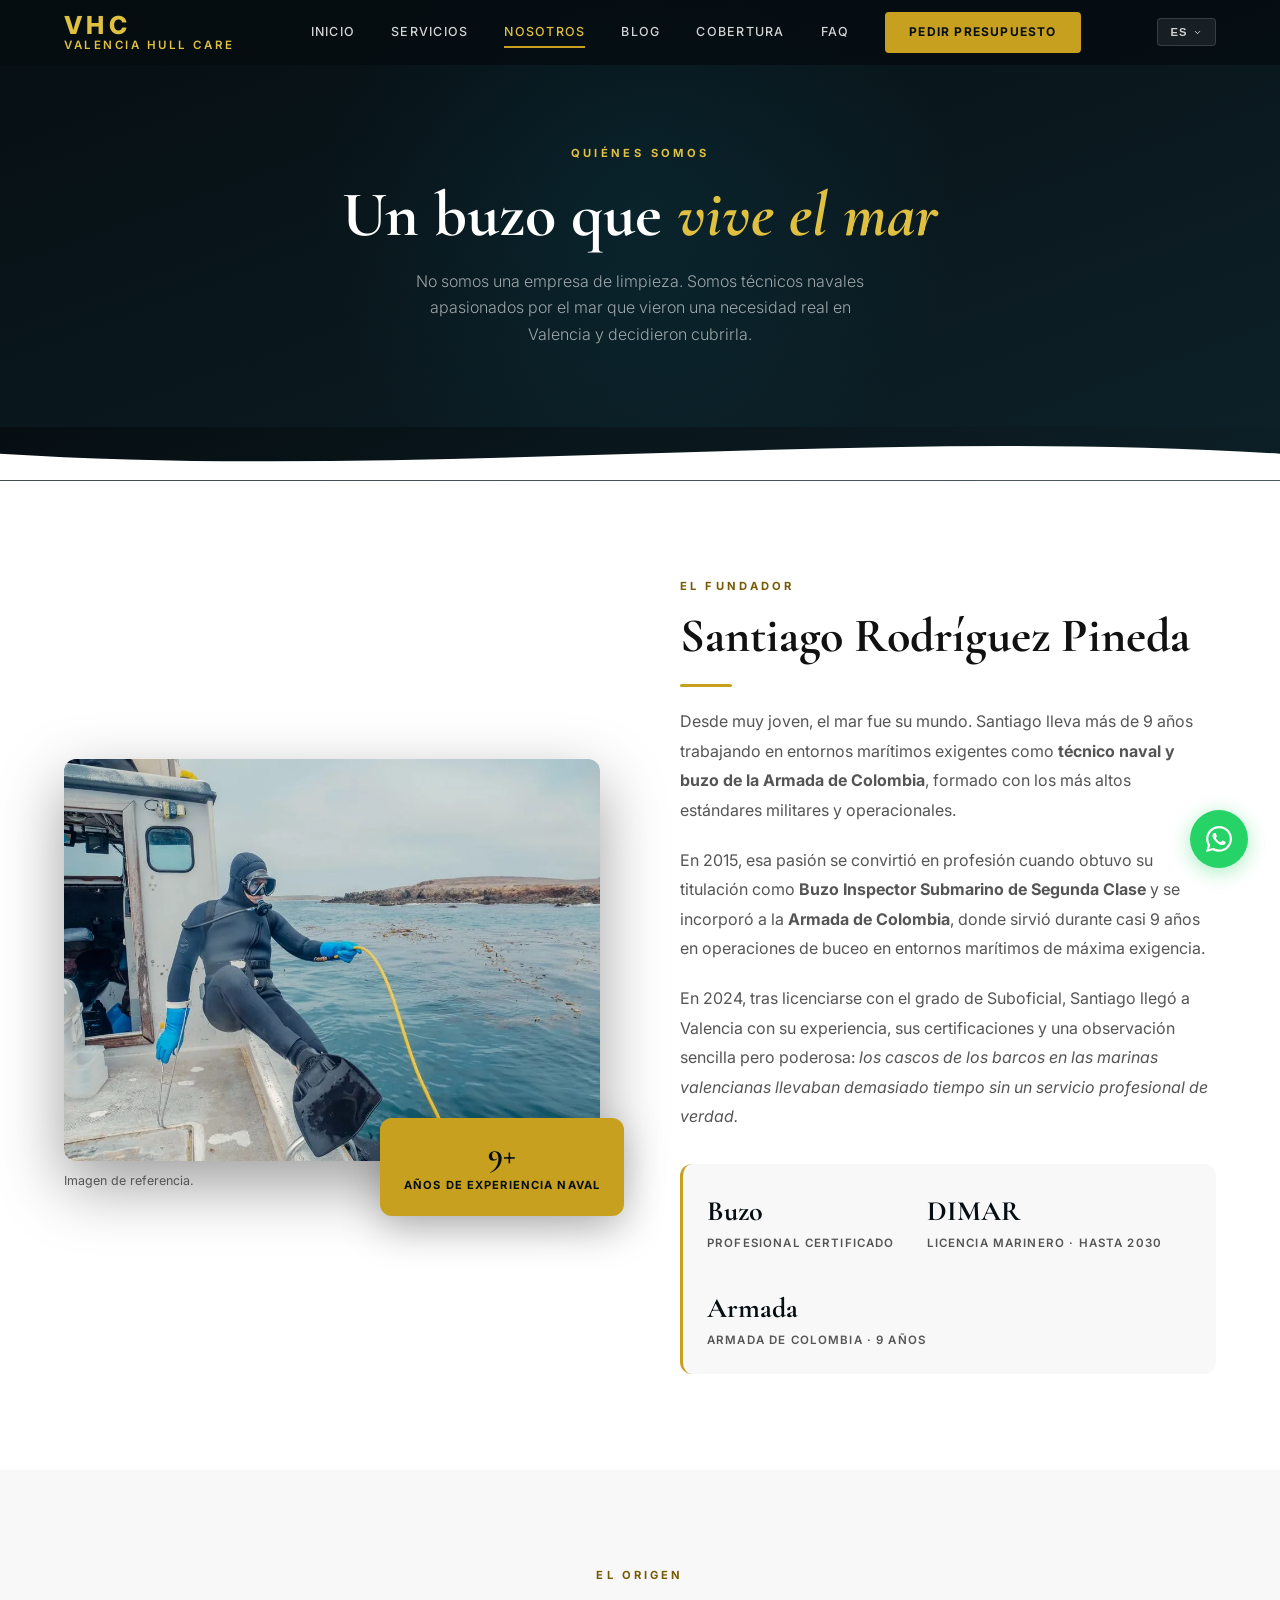
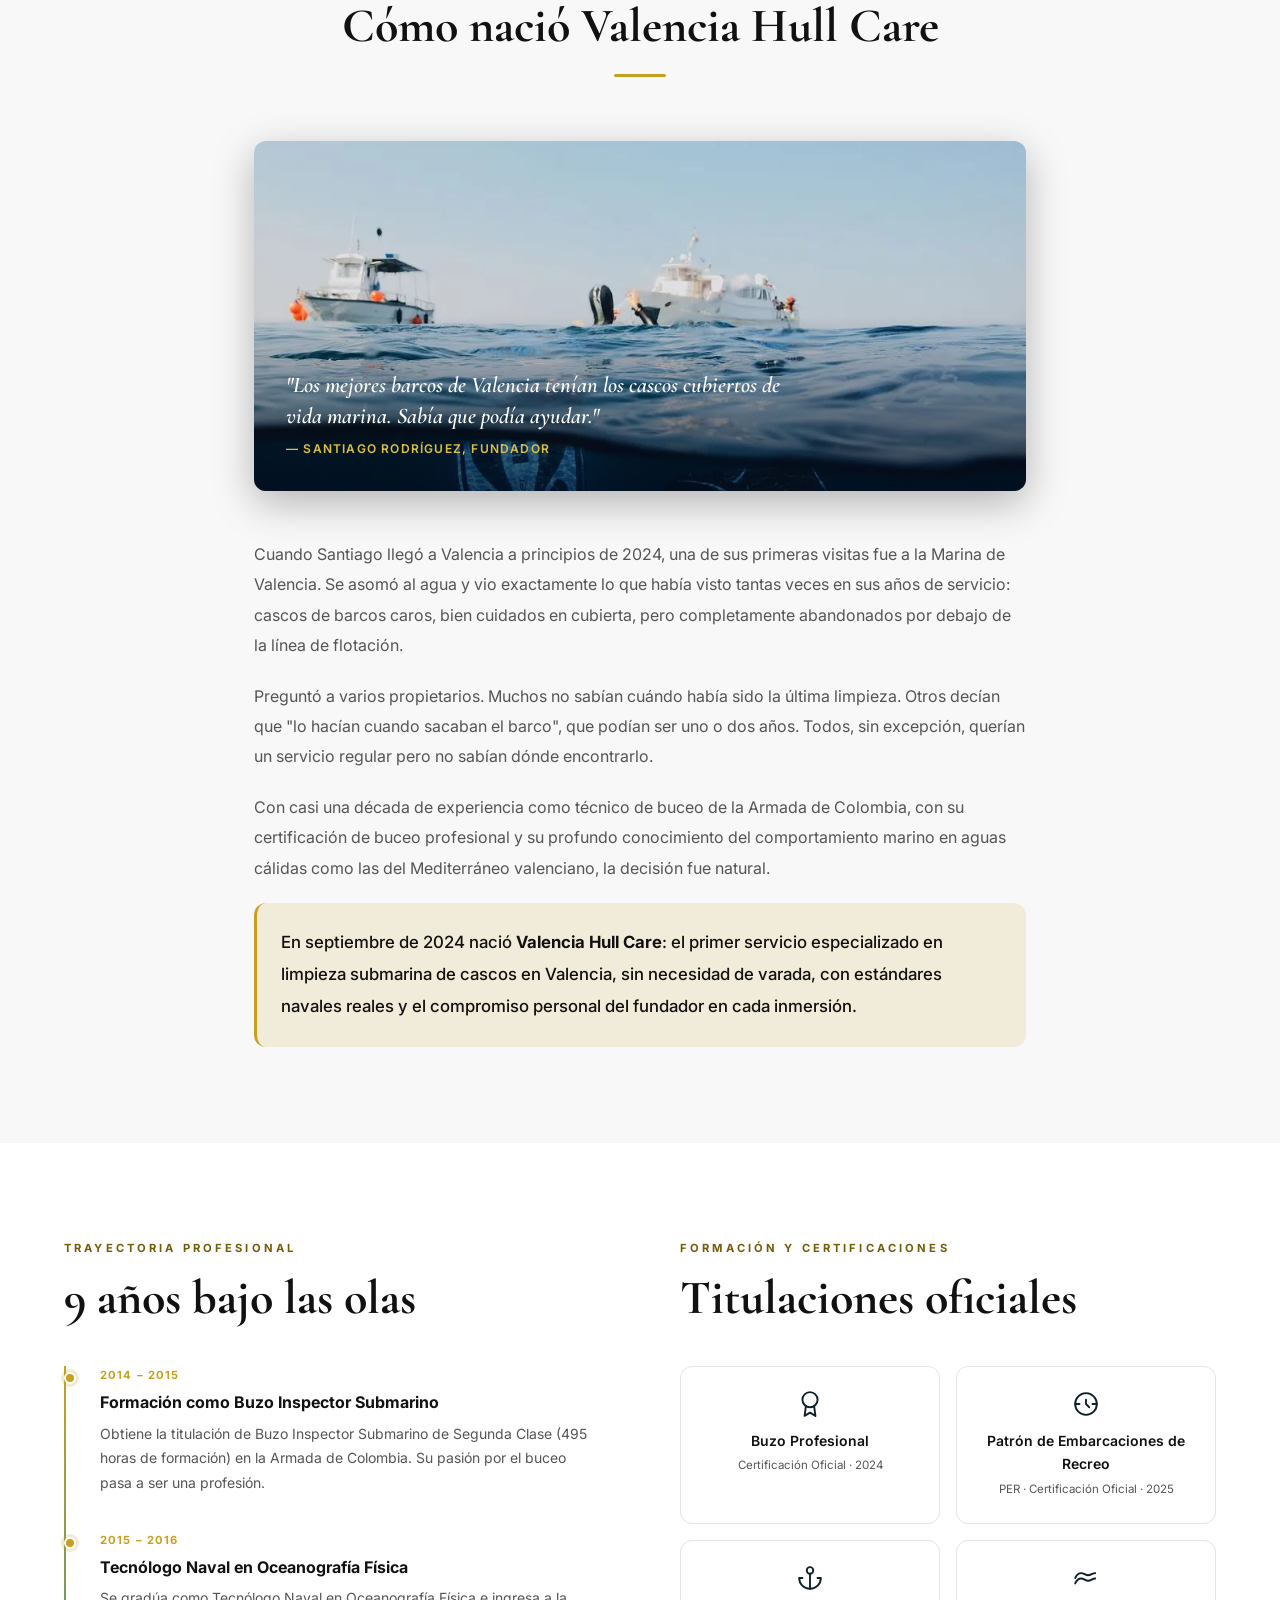
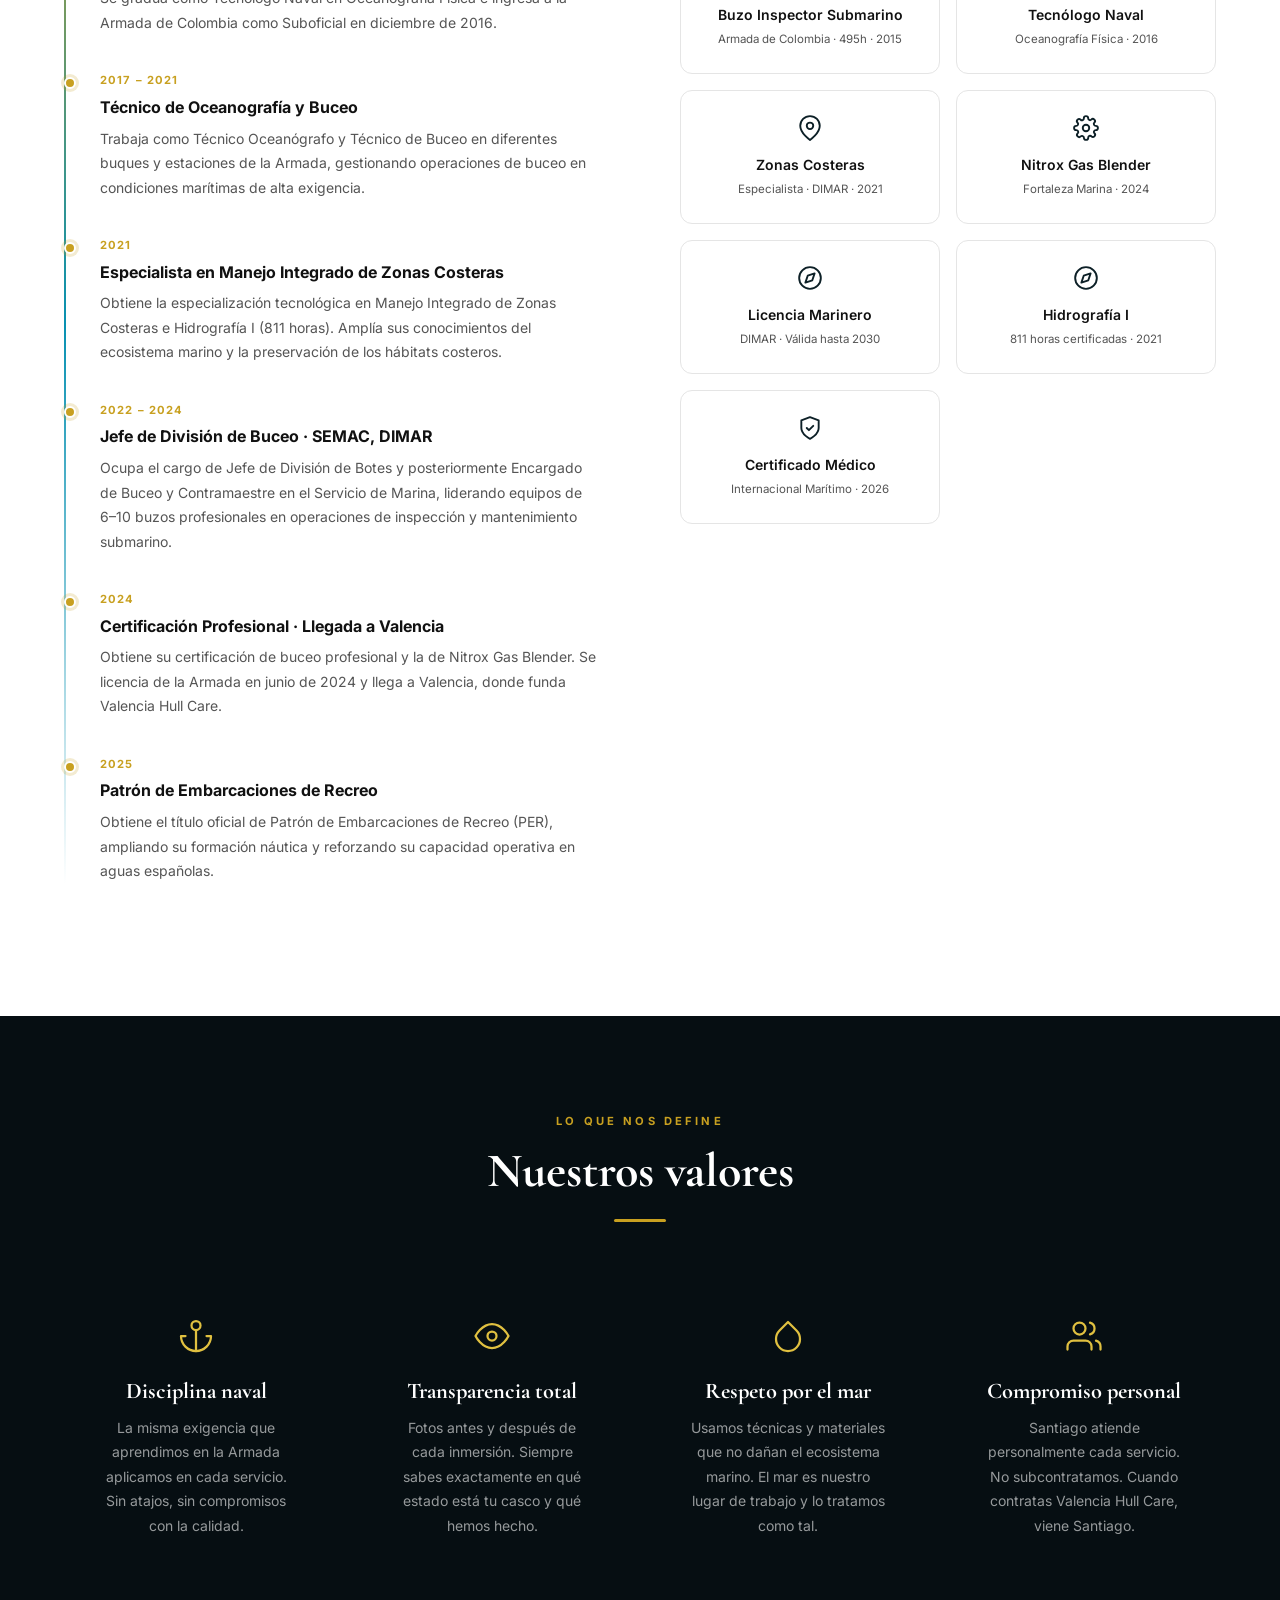
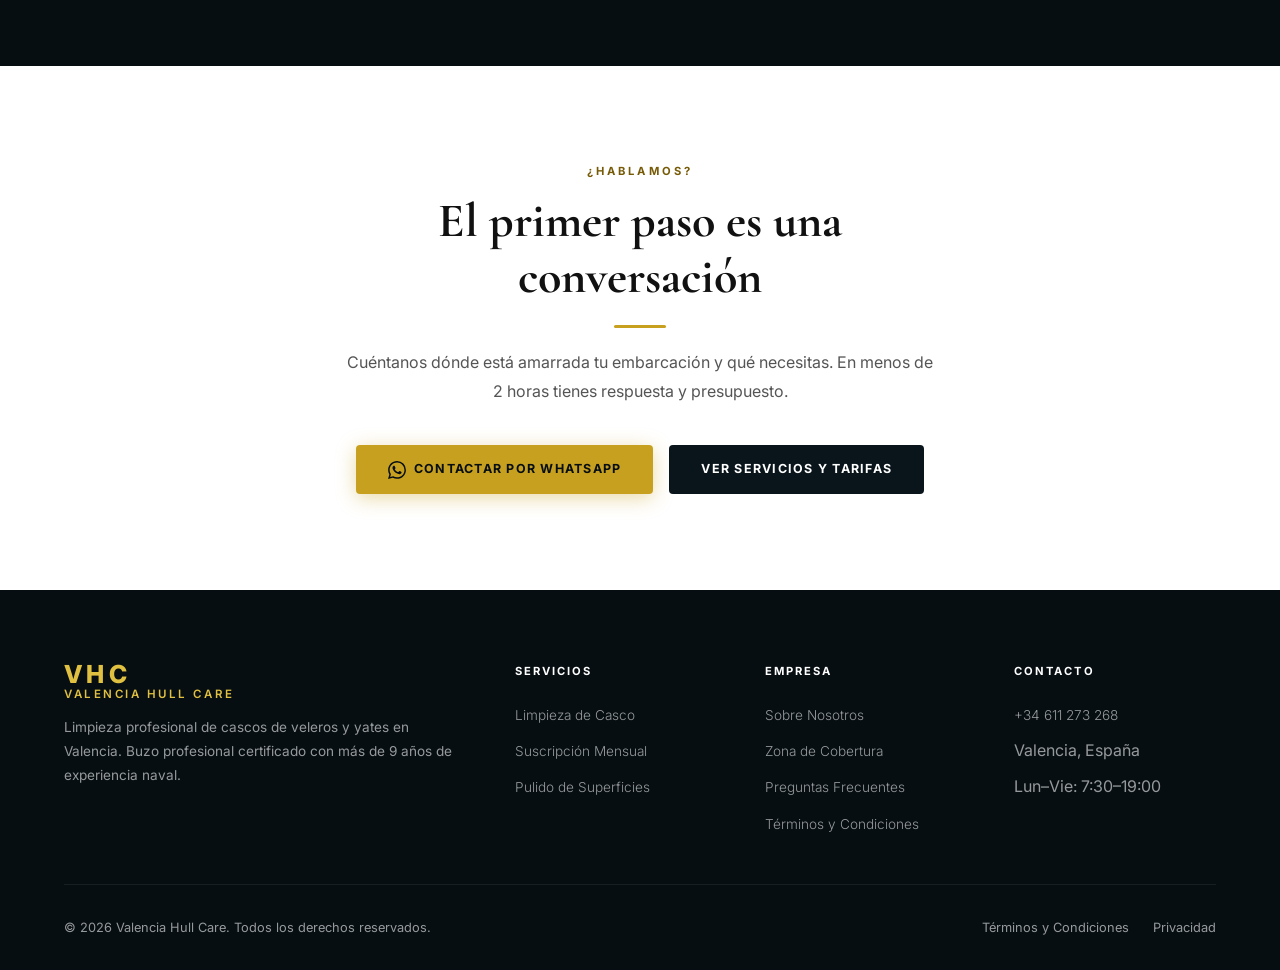
<file: about.html>
<!doctype html>
<html lang="es-ES">
  <head>
    <meta charset="UTF-8" />
    <meta name="viewport" content="width=device-width, initial-scale=1.0" />
    <title>Santiago Rodríguez, técnico naval | Valencia Hull Care</title>
    <meta
      name="description"
      content="Conoce a Santiago Rodríguez, técnico naval con más de 9 años de experiencia, fundador de Valencia Hull Care en Valencia. Buzo profesional certificado."
    />
    <meta name="robots" content="index, follow" />
    <link rel="canonical" href="https://limpieza-cascos.vercel.app/about.html" />
    <link rel="icon" type="image/svg+xml" href="images/vhc.svg" />
    <meta name="theme-color" content="#060e12" />
    <meta property="og:locale" content="es_ES" />
    <meta property="og:site_name" content="Valencia Hull Care" />
    <meta property="og:type" content="website" />
    <meta property="og:url" content="https://limpieza-cascos.vercel.app/about.html" />
    <meta property="og:title" content="Santiago Rodríguez, técnico naval | Valencia Hull Care" />
    <meta property="og:description" content="Conoce a Santiago Rodríguez, técnico naval con más de 9 años de experiencia, fundador de Valencia Hull Care en Valencia. Buzo profesional certificado." />
    <meta property="og:image" content="https://limpieza-cascos.vercel.app/images/valencia-hull-care-social.jpg" />
    <meta property="og:image:width" content="1200" />
    <meta property="og:image:height" content="630" />
    <meta property="og:image:alt" content="Ilustración de un buzo limpiando el casco de un velero" />
    <meta name="twitter:card" content="summary_large_image" />
    <link rel="preconnect" href="https://fonts.googleapis.com" />
    <link rel="preconnect" href="https://fonts.gstatic.com" crossorigin />
    <link rel="stylesheet" href="https://fonts.googleapis.com/css2?family=Cormorant+Garamond:ital,wght@0,400..700;1,400..700&amp;family=Inter:wght@300..800&amp;display=swap" />
    <link rel="stylesheet" href="css/styles.css" />
  </head>
  <body>
    <a class="skip-link" href="#contenido">Saltar al contenido</a>
    <!-- ========== NAVBAR ========== -->
    <nav class="navbar" id="navbar">
      <div class="container">
        <div class="navbar__inner">
          <a href="index.html" class="logo">
            <div class="logo__text">
              <span class="logo__abbr">VHC</span>
              <span class="logo__name">Valencia Hull Care</span>
            </div>
          </a>
          <div class="nav__links">
            <a href="index.html" class="nav__link">Inicio</a>
            <a href="services.html" class="nav__link">Servicios</a>
            <a href="about.html" class="nav__link active">Nosotros</a>
            <a href="blog.html" class="nav__link">Blog</a>
            <a href="index.html#cobertura" class="nav__link">Cobertura</a>
            <a href="index.html#faq" class="nav__link">FAQ</a>
            <a
              href="https://wa.me/34611273268?text=Hola%20Santiago%2C%20vi%20vuestra%20web%20y%20quiero%20información%20sobre%20limpieza%20de%20casco%20para%20mi%20embarcación"
              target="_blank"
              rel="noopener noreferrer"
              class="nav__cta"
              >Pedir Presupuesto</a
            >
          </div>
          <div class="nav__right">
            <div class="lang-selector notranslate" translate="no">
              <button
                class="lang-btn"
                id="langBtn" aria-controls="langDropdown" aria-expanded="false"
                aria-label="Seleccionar idioma"
              >
                <span id="activeLang">ES</span>
                <svg
                  width="9"
                  height="9"
                  viewBox="0 0 24 24"
                  fill="none"
                  stroke="currentColor"
                  stroke-width="2.5"
                  stroke-linecap="round"
                  stroke-linejoin="round"
                >
                  <polyline points="6 9 12 15 18 9" />
                </svg>
              </button>
              <div class="lang-dropdown" id="langDropdown">
                <a href="#" class="lang-option" data-lang="es"
                  >🇪🇸 ES — Español</a
                >
                <a href="#" class="lang-option" data-lang="en"
                  >🇬🇧 EN — English</a
                >
                <a href="#" class="lang-option" data-lang="fr"
                  >🇫🇷 FR — Français</a
                >
                <a href="#" class="lang-option" data-lang="it"
                  >🇮🇹 IT — Italiano</a
                >
                <a href="#" class="lang-option" data-lang="de"
                  >🇩🇪 DE — Deutsch</a
                >
              </div>
            </div>
            <button class="nav__toggle" id="navToggle" aria-controls="mobileMenu" aria-expanded="false" aria-label="Abrir menú">
              <span></span><span></span><span></span>
            </button>
          </div>
        </div>
      </div>
    </nav>

    <nav class="mobile-menu" id="mobileMenu" aria-label="Menú móvil" inert>
      <a href="index.html">Inicio</a>
      <a href="services.html">Servicios</a>
      <a href="about.html">Nosotros</a>
      <a href="blog.html">Blog</a>
      <a href="index.html#cobertura">Cobertura</a>
      <a href="index.html#faq">Preguntas</a>
      <a
        href="https://wa.me/34611273268?text=Hola%20Santiago%2C%20vi%20vuestra%20web%20y%20quiero%20información%20sobre%20limpieza%20de%20casco%20para%20mi%20embarcación"
        target="_blank"
        rel="noopener noreferrer"
        class="mobile-cta"
        >Pedir Presupuesto</a
      >
      <div class="mobile-lang notranslate" translate="no">
        <a href="#" class="mobile-lang__btn lang-option" data-lang="es"
          >🇪🇸 ES</a
        >
        <a href="#" class="mobile-lang__btn lang-option" data-lang="en"
          >🇬🇧 EN</a
        >
        <a href="#" class="mobile-lang__btn lang-option" data-lang="fr"
          >🇫🇷 FR</a
        >
        <a href="#" class="mobile-lang__btn lang-option" data-lang="it"
          >🇮🇹 IT</a
        >
      </div>
    </nav>

    <!-- ========== PAGE HERO ========== -->
    <main id="contenido" tabindex="-1">
    <section class="page-hero">
      <div class="container">
        <span class="page-hero__label">Quiénes somos</span>
        <h1 class="page-hero__title">
          Un buzo que
          <em style="font-style: italic; color: var(--gold-lt)">vive el mar</em>
        </h1>
        <p class="page-hero__sub">
          No somos una empresa de limpieza. Somos técnicos navales apasionados
          por el mar que vieron una necesidad real en Valencia y decidieron
          cubrirla.
        </p>
      </div>
    </section>

    <!-- Wave -->
    <div
      class="wave-divider"
      style="
        background: linear-gradient(160deg, var(--deep) 0%, var(--ocean) 100%);
      "
    >
      <svg viewBox="0 0 1440 60" preserveAspectRatio="none" fill="white">
        <path d="M0,30 C480,60 960,0 1440,30 L1440,60 L0,60 Z" />
      </svg>
    </div>

    <!-- ========== HISTORIA DEL FUNDADOR ========== -->
    <section class="section">
      <div class="container">
        <div class="about-intro-grid">
          <!-- Imagen -->
          <div class="about-image reveal-left">
            <img src="images/equipo-de-buceo.webp" width="960" height="720"
              alt="Buzo con equipo junto a una embarcación" loading="lazy" decoding="async"
            />
            <p class="media-note">Imagen de referencia.</p>
            <div class="about-image__badge">
              <strong>9+</strong>
              <span>Años de experiencia naval</span>
            </div>
          </div>

          <!-- Texto -->
          <div class="reveal-right">
            <span class="section__label">El fundador</span>
            <h2 class="section__title">Santiago Rodríguez Pineda</h2>
            <div class="divider" style="margin: 1.25rem 0"></div>
            <p
              style="
                font-size: 1rem;
                color: var(--text-lt);
                line-height: 1.85;
                margin-bottom: 1.25rem;
              "
            >
              Desde muy joven, el mar fue su mundo. Santiago lleva más de 9 años
              trabajando en entornos marítimos exigentes como
              <strong>técnico naval y buzo de la Armada de Colombia</strong>,
              formado con los más altos estándares militares y operacionales.
            </p>
            <p
              style="
                font-size: 1rem;
                color: var(--text-lt);
                line-height: 1.85;
                margin-bottom: 1.25rem;
              "
            >
              En 2015, esa pasión se convirtió en profesión cuando obtuvo su
              titulación como
              <strong>Buzo Inspector Submarino de Segunda Clase</strong> y se
              incorporó a la <strong>Armada de Colombia</strong>, donde sirvió
              durante casi 9 años en operaciones de buceo en entornos marítimos
              de máxima exigencia.
            </p>
            <p
              style="
                font-size: 1rem;
                color: var(--text-lt);
                line-height: 1.85;
                margin-bottom: 2rem;
              "
            >
              En 2024, tras licenciarse con el grado de Suboficial, Santiago
              llegó a Valencia con su experiencia, sus certificaciones y una
              observación sencilla pero poderosa:
              <em
                >los cascos de los barcos en las marinas valencianas llevaban
                demasiado tiempo sin un servicio profesional de verdad.</em
              >
            </p>

            <div
              style="
                display: flex;
                gap: 2rem;
                flex-wrap: wrap;
                padding: 1.5rem;
                background: var(--surface);
                border-radius: var(--radius-lg);
                border-left: 3px solid var(--gold);
              "
            >
              <div>
                <div
                  style="
                    font-family: &quot;Cormorant Garamond&quot;, serif;
                    font-size: 1.75rem;
                    font-weight: 700;
                    color: var(--deep);
                  "
                >
                  Buzo
                </div>
                <div
                  style="
                    font-size: 0.72rem;
                    font-weight: 600;
                    letter-spacing: 0.1em;
                    text-transform: uppercase;
                    color: var(--text-lt);
                  "
                >
                  Profesional Certificado
                </div>
              </div>
              <div>
                <div
                  style="
                    font-family: &quot;Cormorant Garamond&quot;, serif;
                    font-size: 1.75rem;
                    font-weight: 700;
                    color: var(--deep);
                  "
                >
                  DIMAR
                </div>
                <div
                  style="
                    font-size: 0.72rem;
                    font-weight: 600;
                    letter-spacing: 0.1em;
                    text-transform: uppercase;
                    color: var(--text-lt);
                  "
                >
                  Licencia Marinero · hasta 2030
                </div>
              </div>
              <div>
                <div
                  style="
                    font-family: &quot;Cormorant Garamond&quot;, serif;
                    font-size: 1.75rem;
                    font-weight: 700;
                    color: var(--deep);
                  "
                >
                  Armada
                </div>
                <div
                  style="
                    font-size: 0.72rem;
                    font-weight: 600;
                    letter-spacing: 0.1em;
                    text-transform: uppercase;
                    color: var(--text-lt);
                  "
                >
                  Armada de Colombia · 9 años
                </div>
              </div>
            </div>
          </div>
        </div>
      </div>
    </section>

    <!-- ========== CÓMO NACIÓ LA EMPRESA ========== -->
    <section class="section section--gray">
      <div class="container" style="max-width: 820px">
        <div class="section__header">
          <span class="section__label">El origen</span>
          <h2 class="section__title">Cómo nació Valencia Hull Care</h2>
          <div class="divider"></div>
        </div>

        <div style="position: relative; margin-bottom: 3rem" class="reveal">
          <img src="images/buceo-desde-embarcacion.webp" width="960" height="643"
              alt="Vista a nivel del agua con embarcaciones de apoyo" loading="lazy" decoding="async"
            style="
              border-radius: var(--radius-lg);
              width: 100%;
              height: 350px;
              object-fit: cover;
              box-shadow: var(--shadow-lg);
            "
          />
          <div
            style="
              position: absolute;
              inset: 0;
              background: linear-gradient(
                to top,
                rgba(2, 12, 30, 0.7) 0%,
                transparent 50%
              );
              border-radius: var(--radius-lg);
            "
          ></div>
          <div
            style="
              position: absolute;
              bottom: 2rem;
              left: 2rem;
              color: white;
              max-width: 500px;
            "
          >
            <p
              style="
                font-family: &quot;Cormorant Garamond&quot;, serif;
                font-size: 1.4rem;
                font-weight: 600;
                font-style: italic;
                line-height: 1.4;
              "
            >
              "Los mejores barcos de Valencia tenían los cascos cubiertos de
              vida marina. Sabía que podía ayudar."
            </p>
            <span
              style="
                font-size: 0.75rem;
                font-weight: 600;
                letter-spacing: 0.1em;
                text-transform: uppercase;
                color: var(--gold-lt);
                margin-top: 0.5rem;
                display: block;
              "
              >— Santiago Rodríguez, Fundador</span
            >
          </div>
        </div>

        <div class="reveal">
          <p
            style="
              font-size: 1rem;
              color: var(--text-lt);
              line-height: 1.9;
              margin-bottom: 1.25rem;
            "
          >
            Cuando Santiago llegó a Valencia a principios de 2024, una de sus
            primeras visitas fue a la Marina de Valencia. Se asomó al agua y vio
            exactamente lo que había visto tantas veces en sus años de servicio:
            cascos de barcos caros, bien cuidados en cubierta, pero
            completamente abandonados por debajo de la línea de flotación.
          </p>
          <p
            style="
              font-size: 1rem;
              color: var(--text-lt);
              line-height: 1.9;
              margin-bottom: 1.25rem;
            "
          >
            Preguntó a varios propietarios. Muchos no sabían cuándo había sido
            la última limpieza. Otros decían que "lo hacían cuando sacaban el
            barco", que podían ser uno o dos años. Todos, sin excepción, querían
            un servicio regular pero no sabían dónde encontrarlo.
          </p>
          <p
            style="
              font-size: 1rem;
              color: var(--text-lt);
              line-height: 1.9;
              margin-bottom: 1.25rem;
            "
          >
            Con casi una década de experiencia como técnico de buceo de la
            Armada de Colombia, con su certificación de buceo profesional
            y su profundo conocimiento del comportamiento marino en
            aguas cálidas como las del Mediterráneo valenciano, la decisión fue
            natural.
          </p>
          <p
            style="
              font-size: 1.05rem;
              color: var(--text);
              font-weight: 500;
              line-height: 1.9;
              padding: 1.5rem;
              background: var(--gold-dim);
              border-radius: var(--radius-lg);
              border-left: 3px solid var(--gold);
            "
          >
            En septiembre de 2024 nació
            <strong>Valencia Hull Care</strong>: el primer servicio
            especializado en limpieza submarina de cascos en Valencia, sin
            necesidad de varada, con estándares navales reales y el compromiso
            personal del fundador en cada inmersión.
          </p>
        </div>
      </div>
    </section>

    <!-- ========== TRAYECTORIA ========== -->
    <section class="section">
      <div class="container">
        <div class="grid-2-responsive">
          <div class="reveal-left">
            <span class="section__label">Trayectoria profesional</span>
            <h2 class="section__title" style="margin-bottom: 2.5rem">
              9 años bajo las olas
            </h2>

            <div class="timeline">
              <div class="timeline-item">
                <div class="timeline-item__date">2014 – 2015</div>
                <div class="timeline-item__title">
                  Formación como Buzo Inspector Submarino
                </div>
                <p class="timeline-item__text">
                  Obtiene la titulación de Buzo Inspector Submarino de Segunda
                  Clase (495 horas de formación) en la Armada de Colombia. Su
                  pasión por el buceo pasa a ser una profesión.
                </p>
              </div>

              <div class="timeline-item">
                <div class="timeline-item__date">2015 – 2016</div>
                <div class="timeline-item__title">
                  Tecnólogo Naval en Oceanografía Física
                </div>
                <p class="timeline-item__text">
                  Se gradúa como Tecnólogo Naval en Oceanografía Física e
                  ingresa a la Armada de Colombia como Suboficial en diciembre
                  de 2016.
                </p>
              </div>

              <div class="timeline-item">
                <div class="timeline-item__date">2017 – 2021</div>
                <div class="timeline-item__title">
                  Técnico de Oceanografía y Buceo
                </div>
                <p class="timeline-item__text">
                  Trabaja como Técnico Oceanógrafo y Técnico de Buceo en
                  diferentes buques y estaciones de la Armada, gestionando
                  operaciones de buceo en condiciones marítimas de alta
                  exigencia.
                </p>
              </div>

              <div class="timeline-item">
                <div class="timeline-item__date">2021</div>
                <div class="timeline-item__title">
                  Especialista en Manejo Integrado de Zonas Costeras
                </div>
                <p class="timeline-item__text">
                  Obtiene la especialización tecnológica en Manejo Integrado de
                  Zonas Costeras e Hidrografía I (811 horas). Amplía sus
                  conocimientos del ecosistema marino y la preservación de los
                  hábitats costeros.
                </p>
              </div>

              <div class="timeline-item">
                <div class="timeline-item__date">2022 – 2024</div>
                <div class="timeline-item__title">
                  Jefe de División de Buceo · SEMAC, DIMAR
                </div>
                <p class="timeline-item__text">
                  Ocupa el cargo de Jefe de División de Botes y posteriormente
                  Encargado de Buceo y Contramaestre en el Servicio de Marina,
                  liderando equipos de 6–10 buzos profesionales en operaciones
                  de inspección y mantenimiento submarino.
                </p>
              </div>

              <div class="timeline-item">
                <div class="timeline-item__date">2024</div>
                <div class="timeline-item__title">
                  Certificación Profesional · Llegada a Valencia
                </div>
                <p class="timeline-item__text">
                  Obtiene su certificación de buceo profesional y la de
                  Nitrox Gas Blender. Se licencia de la Armada en junio de 2024
                  y llega a Valencia, donde funda Valencia Hull Care.
                </p>
              </div>

              <div class="timeline-item">
                <div class="timeline-item__date">2025</div>
                <div class="timeline-item__title">
                  Patrón de Embarcaciones de Recreo
                </div>
                <p class="timeline-item__text">
                  Obtiene el título oficial de Patrón de Embarcaciones de Recreo
                  (PER), ampliando su formación náutica y reforzando su
                  capacidad operativa en aguas españolas.
                </p>
              </div>
            </div>
          </div>

          <div class="reveal-right">
            <span class="section__label">Formación y certificaciones</span>
            <h2 class="section__title" style="margin-bottom: 2.5rem">
              Titulaciones oficiales
            </h2>
            <div class="cert-grid">
              <div class="cert-badge">
                <div class="cert-badge__icon">
                  <svg
                    width="26"
                    height="26"
                    viewBox="0 0 24 24"
                    fill="none"
                    stroke="currentColor"
                    stroke-width="1.75"
                    stroke-linecap="round"
                    stroke-linejoin="round"
                  >
                    <circle cx="12" cy="8" r="7" />
                    <polyline
                      points="8.21 13.89 7 23 12 20 17 23 15.79 13.88"
                    />
                  </svg>
                </div>
                <div class="cert-badge__name">Buzo Profesional</div>
                <div class="cert-badge__org">Certificación Oficial · 2024</div>
              </div>
              <div class="cert-badge">
                <div class="cert-badge__icon">
                  <svg
                    width="26"
                    height="26"
                    viewBox="0 0 24 24"
                    fill="none"
                    stroke="currentColor"
                    stroke-width="1.75"
                    stroke-linecap="round"
                    stroke-linejoin="round"
                  >
                    <circle cx="12" cy="12" r="10" />
                    <path d="M12 8v4l3 3" />
                    <line x1="2" y1="12" x2="6" y2="12" />
                    <line x1="18" y1="12" x2="22" y2="12" />
                  </svg>
                </div>
                <div class="cert-badge__name">
                  Patrón de Embarcaciones de Recreo
                </div>
                <div class="cert-badge__org">
                  PER · Certificación Oficial · 2025
                </div>
              </div>
              <div class="cert-badge">
                <div class="cert-badge__icon">
                  <svg
                    width="26"
                    height="26"
                    viewBox="0 0 24 24"
                    fill="none"
                    stroke="currentColor"
                    stroke-width="1.75"
                    stroke-linecap="round"
                    stroke-linejoin="round"
                  >
                    <circle cx="12" cy="5" r="3" />
                    <line x1="12" y1="22" x2="12" y2="8" />
                    <path d="M5 12H2a10 10 0 0 0 20 0h-3" />
                  </svg>
                </div>
                <div class="cert-badge__name">Buzo Inspector Submarino</div>
                <div class="cert-badge__org">
                  Armada de Colombia · 495h · 2015
                </div>
              </div>
              <div class="cert-badge">
                <div class="cert-badge__icon">
                  <svg
                    width="26"
                    height="26"
                    viewBox="0 0 24 24"
                    fill="none"
                    stroke="currentColor"
                    stroke-width="1.75"
                    stroke-linecap="round"
                    stroke-linejoin="round"
                  >
                    <path
                      d="M2 12c1.4-2.8 3.5-4.5 5.5-4.5 2.5 0 4 2 6.5 2s4-2 6.5-2"
                    />
                    <path
                      d="M2 17c1.4-2.8 3.5-4.5 5.5-4.5 2.5 0 4 2 6.5 2s4-2 6.5-2"
                    />
                  </svg>
                </div>
                <div class="cert-badge__name">Tecnólogo Naval</div>
                <div class="cert-badge__org">Oceanografía Física · 2016</div>
              </div>
              <div class="cert-badge">
                <div class="cert-badge__icon">
                  <svg
                    width="26"
                    height="26"
                    viewBox="0 0 24 24"
                    fill="none"
                    stroke="currentColor"
                    stroke-width="1.75"
                    stroke-linecap="round"
                    stroke-linejoin="round"
                  >
                    <path d="M21 10c0 7-9 13-9 13s-9-6-9-13a9 9 0 0 1 18 0z" />
                    <circle cx="12" cy="10" r="3" />
                  </svg>
                </div>
                <div class="cert-badge__name">Zonas Costeras</div>
                <div class="cert-badge__org">Especialista · DIMAR · 2021</div>
              </div>
              <div class="cert-badge">
                <div class="cert-badge__icon">
                  <svg
                    width="26"
                    height="26"
                    viewBox="0 0 24 24"
                    fill="none"
                    stroke="currentColor"
                    stroke-width="1.75"
                    stroke-linecap="round"
                    stroke-linejoin="round"
                  >
                    <circle cx="12" cy="12" r="3" />
                    <path
                      d="M19.4 15a1.65 1.65 0 0 0 .33 1.82l.06.06a2 2 0 0 1-2.83 2.83l-.06-.06a1.65 1.65 0 0 0-1.82-.33 1.65 1.65 0 0 0-1 1.51V21a2 2 0 0 1-4 0v-.09A1.65 1.65 0 0 0 9 19.4a1.65 1.65 0 0 0-1.82.33l-.06.06a2 2 0 0 1-2.83-2.83l.06-.06A1.65 1.65 0 0 0 4.68 15a1.65 1.65 0 0 0-1.51-1H3a2 2 0 0 1 0-4h.09A1.65 1.65 0 0 0 4.6 9a1.65 1.65 0 0 0-.33-1.82l-.06-.06a2 2 0 0 1 2.83-2.83l.06.06A1.65 1.65 0 0 0 9 4.68a1.65 1.65 0 0 0 1-1.51V3a2 2 0 0 1 4 0v.09a1.65 1.65 0 0 0 1 1.51 1.65 1.65 0 0 0 1.82-.33l.06-.06a2 2 0 0 1 2.83 2.83l-.06.06A1.65 1.65 0 0 0 19.4 9a1.65 1.65 0 0 0 1.51 1H21a2 2 0 0 1 0 4h-.09a1.65 1.65 0 0 0-1.51 1z"
                    />
                  </svg>
                </div>
                <div class="cert-badge__name">Nitrox Gas Blender</div>
                <div class="cert-badge__org">Fortaleza Marina · 2024</div>
              </div>
              <div class="cert-badge">
                <div class="cert-badge__icon">
                  <svg
                    width="26"
                    height="26"
                    viewBox="0 0 24 24"
                    fill="none"
                    stroke="currentColor"
                    stroke-width="1.75"
                    stroke-linecap="round"
                    stroke-linejoin="round"
                  >
                    <circle cx="12" cy="12" r="10" />
                    <polygon
                      points="16.24 7.76 14.12 14.12 7.76 16.24 9.88 9.88 16.24 7.76"
                    />
                  </svg>
                </div>
                <div class="cert-badge__name">Licencia Marinero</div>
                <div class="cert-badge__org">DIMAR · Válida hasta 2030</div>
              </div>
              <div class="cert-badge">
                <div class="cert-badge__icon">
                  <svg
                    width="26"
                    height="26"
                    viewBox="0 0 24 24"
                    fill="none"
                    stroke="currentColor"
                    stroke-width="1.75"
                    stroke-linecap="round"
                    stroke-linejoin="round"
                  >
                    <circle cx="12" cy="12" r="10" />
                    <polygon
                      points="16.24 7.76 14.12 14.12 7.76 16.24 9.88 9.88 16.24 7.76"
                    />
                  </svg>
                </div>
                <div class="cert-badge__name">Hidrografía I</div>
                <div class="cert-badge__org">811 horas certificadas · 2021</div>
              </div>
              <div class="cert-badge">
                <div class="cert-badge__icon">
                  <svg
                    width="26"
                    height="26"
                    viewBox="0 0 24 24"
                    fill="none"
                    stroke="currentColor"
                    stroke-width="1.75"
                    stroke-linecap="round"
                    stroke-linejoin="round"
                  >
                    <path d="M12 22s8-4 8-10V5l-8-3-8 3v7c0 6 8 10 8 10z" />
                    <polyline points="9 12 11 14 15 10" />
                  </svg>
                </div>
                <div class="cert-badge__name">Certificado Médico</div>
                <div class="cert-badge__org">Internacional Marítimo · 2026</div>
              </div>
            </div>
          </div>
        </div>
      </div>
    </section>

    <!-- ========== VALORES ========== -->
    <section class="section section--dark">
      <div class="container">
        <div class="section__header">
          <span class="section__label">Lo que nos define</span>
          <h2 class="section__title">Nuestros valores</h2>
          <div class="divider"></div>
        </div>

        <div
          style="
            display: grid;
            grid-template-columns: repeat(auto-fit, minmax(220px, 1fr));
            gap: 2rem;
          "
        >
          <div class="reveal delay-1" style="text-align: center; padding: 2rem">
            <div style="margin-bottom: 1rem; color: var(--gold-lt)">
              <svg
                width="36"
                height="36"
                viewBox="0 0 24 24"
                fill="none"
                stroke="currentColor"
                stroke-width="1.5"
                stroke-linecap="round"
                stroke-linejoin="round"
              >
                <circle cx="12" cy="5" r="3" />
                <line x1="12" y1="22" x2="12" y2="8" />
                <path d="M5 12H2a10 10 0 0 0 20 0h-3" />
              </svg>
            </div>
            <h4
              style="
                font-family: &quot;Cormorant Garamond&quot;, serif;
                font-size: 1.4rem;
                color: white;
                margin-bottom: 0.75rem;
              "
            >
              Disciplina naval
            </h4>
            <p
              style="
                font-size: 0.875rem;
                color: rgba(255, 255, 255, 0.58);
                line-height: 1.75;
              "
            >
              La misma exigencia que aprendimos en la Armada aplicamos en cada
              servicio. Sin atajos, sin compromisos con la calidad.
            </p>
          </div>
          <div class="reveal delay-2" style="text-align: center; padding: 2rem">
            <div style="margin-bottom: 1rem; color: var(--gold-lt)">
              <svg
                width="36"
                height="36"
                viewBox="0 0 24 24"
                fill="none"
                stroke="currentColor"
                stroke-width="1.5"
                stroke-linecap="round"
                stroke-linejoin="round"
              >
                <path d="M1 12s4-8 11-8 11 8 11 8-4 8-11 8-11-8-11-8z" />
                <circle cx="12" cy="12" r="3" />
              </svg>
            </div>
            <h4
              style="
                font-family: &quot;Cormorant Garamond&quot;, serif;
                font-size: 1.4rem;
                color: white;
                margin-bottom: 0.75rem;
              "
            >
              Transparencia total
            </h4>
            <p
              style="
                font-size: 0.875rem;
                color: rgba(255, 255, 255, 0.58);
                line-height: 1.75;
              "
            >
              Fotos antes y después de cada inmersión. Siempre sabes exactamente
              en qué estado está tu casco y qué hemos hecho.
            </p>
          </div>
          <div class="reveal delay-3" style="text-align: center; padding: 2rem">
            <div style="margin-bottom: 1rem; color: var(--gold-lt)">
              <svg
                width="36"
                height="36"
                viewBox="0 0 24 24"
                fill="none"
                stroke="currentColor"
                stroke-width="1.5"
                stroke-linecap="round"
                stroke-linejoin="round"
              >
                <path d="M12 2.69l5.66 5.66a8 8 0 1 1-11.31 0z" />
              </svg>
            </div>
            <h4
              style="
                font-family: &quot;Cormorant Garamond&quot;, serif;
                font-size: 1.4rem;
                color: white;
                margin-bottom: 0.75rem;
              "
            >
              Respeto por el mar
            </h4>
            <p
              style="
                font-size: 0.875rem;
                color: rgba(255, 255, 255, 0.58);
                line-height: 1.75;
              "
            >
              Usamos técnicas y materiales que no dañan el ecosistema marino. El
              mar es nuestro lugar de trabajo y lo tratamos como tal.
            </p>
          </div>
          <div class="reveal delay-4" style="text-align: center; padding: 2rem">
            <div style="margin-bottom: 1rem; color: var(--gold-lt)">
              <svg
                width="36"
                height="36"
                viewBox="0 0 24 24"
                fill="none"
                stroke="currentColor"
                stroke-width="1.5"
                stroke-linecap="round"
                stroke-linejoin="round"
              >
                <path d="M17 21v-2a4 4 0 0 0-4-4H5a4 4 0 0 0-4 4v2" />
                <circle cx="9" cy="7" r="4" />
                <path d="M23 21v-2a4 4 0 0 0-3-3.87" />
                <path d="M16 3.13a4 4 0 0 1 0 7.75" />
              </svg>
            </div>
            <h4
              style="
                font-family: &quot;Cormorant Garamond&quot;, serif;
                font-size: 1.4rem;
                color: white;
                margin-bottom: 0.75rem;
              "
            >
              Compromiso personal
            </h4>
            <p
              style="
                font-size: 0.875rem;
                color: rgba(255, 255, 255, 0.58);
                line-height: 1.75;
              "
            >
              Santiago atiende personalmente cada servicio. No subcontratamos.
              Cuando contratas Valencia Hull Care, viene Santiago.
            </p>
          </div>
        </div>
      </div>
    </section>

    <!-- ========== CTA ========== -->
    <section class="section" style="text-align: center">
      <div class="container" style="max-width: 640px">
        <span class="section__label">¿Hablamos?</span>
        <h2 class="section__title">El primer paso es una conversación</h2>
        <div class="divider"></div>
        <p
          style="
            font-size: 1rem;
            color: var(--text-lt);
            line-height: 1.8;
            margin-bottom: 2.5rem;
          "
        >
          Cuéntanos dónde está amarrada tu embarcación y qué necesitas. En menos
          de 2 horas tienes respuesta y presupuesto.
        </p>
        <div
          style="
            display: flex;
            gap: 1rem;
            justify-content: center;
            flex-wrap: wrap;
          "
        >
          <a
            href="https://wa.me/34611273268?text=Hola%20Santiago%2C%20vi%20vuestra%20web%20y%20quiero%20información%20sobre%20limpieza%20de%20casco%20para%20mi%20embarcación"
            target="_blank"
            rel="noopener noreferrer"
            class="btn btn--primary"
          >
            <svg width="18" height="18" viewBox="0 0 24 24" fill="currentColor">
              <path
                d="M17.472 14.382c-.297-.149-1.758-.867-2.03-.967-.273-.099-.471-.148-.67.15-.197.297-.767.966-.94 1.164-.173.199-.347.223-.644.075-.297-.15-1.255-.463-2.39-1.475-.883-.788-1.48-1.761-1.653-2.059-.173-.297-.018-.458.13-.606.134-.133.298-.347.446-.52.149-.174.198-.298.298-.497.099-.198.05-.371-.025-.52-.075-.149-.669-1.612-.916-2.207-.242-.579-.487-.5-.669-.51-.173-.008-.371-.01-.57-.01-.198 0-.52.074-.792.372-.272.297-1.04 1.016-1.04 2.479 0 1.462 1.065 2.875 1.213 3.074.149.198 2.096 3.2 5.077 4.487.709.306 1.262.489 1.694.625.712.227 1.36.195 1.871.118.571-.085 1.758-.719 2.006-1.413.248-.694.248-1.289.173-1.413-.074-.124-.272-.198-.57-.347m-5.421 7.403h-.004a9.87 9.87 0 01-5.031-1.378l-.361-.214-3.741.982.998-3.648-.235-.374a9.86 9.86 0 01-1.51-5.26c.001-5.45 4.436-9.884 9.888-9.884 2.64 0 5.122 1.03 6.988 2.898a9.825 9.825 0 012.893 6.994c-.003 5.45-4.437 9.884-9.885 9.884m8.413-18.297A11.815 11.815 0 0012.05 0C5.495 0 .16 5.335.157 11.892c0 2.096.547 4.142 1.588 5.945L.057 24l6.305-1.654a11.882 11.882 0 005.683 1.448h.005c6.554 0 11.89-5.335 11.893-11.893a11.821 11.821 0 00-3.48-8.413Z"
              />
            </svg>
            Contactar por WhatsApp
          </a>
          <a href="services.html" class="btn btn--dark"
            >Ver Servicios y Tarifas</a
          >
        </div>
      </div>
    </section>

    <!-- ========== FOOTER ========== -->
    </main>

    <footer>
      <div class="container">
        <div class="footer__grid">
          <div>
            <div class="logo footer__logo">
              <div class="logo__text">
                <span class="logo__abbr">VHC</span>
                <span class="logo__name">Valencia Hull Care</span>
              </div>
            </div>
            <p class="footer__brand">
              Limpieza profesional de cascos de veleros y yates en Valencia.
              Buzo profesional certificado con más de 9 años de experiencia naval.
            </p>
          </div>
          <div>
            <div class="footer__col-title">Servicios</div>
            <ul class="footer__links">
              <li><a href="services.html">Limpieza de Casco</a></li>
              <li>
                <a href="services.html#suscripcion">Suscripción Mensual</a>
              </li>
              <li><a href="services.html#pulido">Pulido de Superficies</a></li>
            </ul>
          </div>
          <div>
            <div class="footer__col-title">Empresa</div>
            <ul class="footer__links">
              <li><a href="about.html">Sobre Nosotros</a></li>
              <li><a href="index.html#cobertura">Zona de Cobertura</a></li>
              <li><a href="index.html#faq">Preguntas Frecuentes</a></li>
              <li><a href="terminos.html">Términos y Condiciones</a></li>
            </ul>
          </div>
          <div>
            <div class="footer__col-title">Contacto</div>
            <ul class="footer__links">
              <li>
                <a
                  href="https://wa.me/34611273268"
                  target="_blank"
                  rel="noopener noreferrer"
                  >+34 611 273 268</a
                >
              </li>
              <li><span>Valencia, España</span></li>
              <li><span>Lun–Vie: 7:30–19:00</span></li>
            </ul>
          </div>
        </div>
        <div class="footer__bottom">
          <p>&copy; 2026 Valencia Hull Care. Todos los derechos reservados.</p>
          <div class="footer__legal">
            <a href="terminos.html">Términos y Condiciones</a>
            <a href="terminos.html#privacidad">Privacidad</a>
          </div>
        </div>
      </div>
    </footer>

    <a
      href="https://wa.me/34611273268?text=Hola%20Santiago%2C%20vi%20vuestra%20web%20y%20quiero%20información%20sobre%20limpieza%20de%20casco%20para%20mi%20embarcación"
      target="_blank"
      rel="noopener noreferrer"
      class="whatsapp-float"
      aria-label="Contactar por WhatsApp"
    >
      <svg viewBox="0 0 24 24">
        <path
          d="M17.472 14.382c-.297-.149-1.758-.867-2.03-.967-.273-.099-.471-.148-.67.15-.197.297-.767.966-.94 1.164-.173.199-.347.223-.644.075-.297-.15-1.255-.463-2.39-1.475-.883-.788-1.48-1.761-1.653-2.059-.173-.297-.018-.458.13-.606.134-.133.298-.347.446-.52.149-.174.198-.298.298-.497.099-.198.05-.371-.025-.52-.075-.149-.669-1.612-.916-2.207-.242-.579-.487-.5-.669-.51-.173-.008-.371-.01-.57-.01-.198 0-.52.074-.792.372-.272.297-1.04 1.016-1.04 2.479 0 1.462 1.065 2.875 1.213 3.074.149.198 2.096 3.2 5.077 4.487.709.306 1.262.489 1.694.625.712.227 1.36.195 1.871.118.571-.085 1.758-.719 2.006-1.413.248-.694.248-1.289.173-1.413-.074-.124-.272-.198-.57-.347m-5.421 7.403h-.004a9.87 9.87 0 01-5.031-1.378l-.361-.214-3.741.982.998-3.648-.235-.374a9.86 9.86 0 01-1.51-5.26c.001-5.45 4.436-9.884 9.888-9.884 2.64 0 5.122 1.03 6.988 2.898a9.825 9.825 0 012.893 6.994c-.003 5.45-4.437 9.884-9.885 9.884m8.413-18.297A11.815 11.815 0 0012.05 0C5.495 0 .16 5.335.157 11.892c0 2.096.547 4.142 1.588 5.945L.057 24l6.305-1.654a11.882 11.882 0 005.683 1.448h.005c6.554 0 11.89-5.335 11.893-11.893a11.821 11.821 0 00-3.48-8.413Z"
        />
      </svg>
      <span class="whatsapp-float__label">Solicitar presupuesto</span>
    </a>

    <script defer src="js/main.js"></script>
    <!-- Google Translate (controlled by lang selector) -->
    <div id="google_translate_element" style="display: none"></div>
    <script>
      function googleTranslateElementInit() {
        new google.translate.TranslateElement(
          {
            pageLanguage: "es",
            includedLanguages: "es,en,fr,it,de",
            autoDisplay: false,
          },
          "google_translate_element",
        );
      }
    </script>
    <script async src="https://translate.google.com/translate_a/element.js?cb=googleTranslateElementInit"></script>
  </body>
</html>
</file>
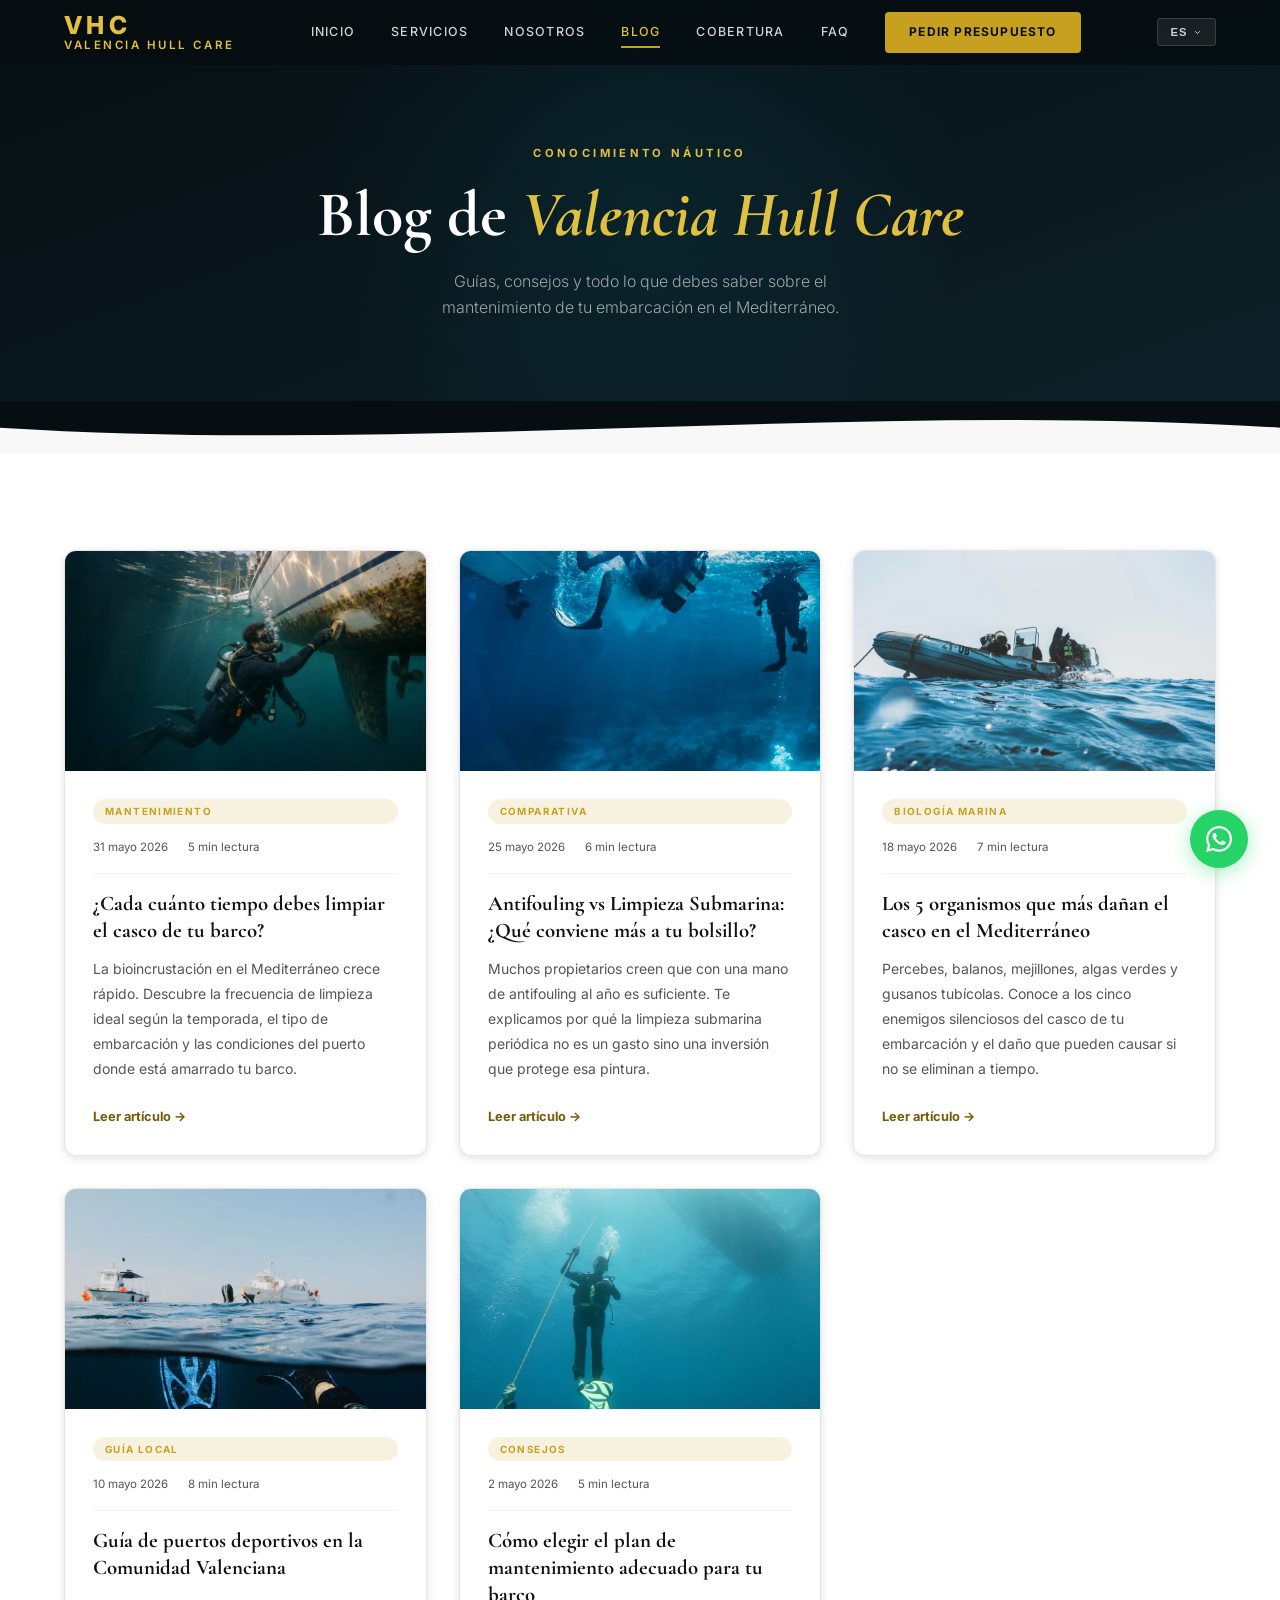
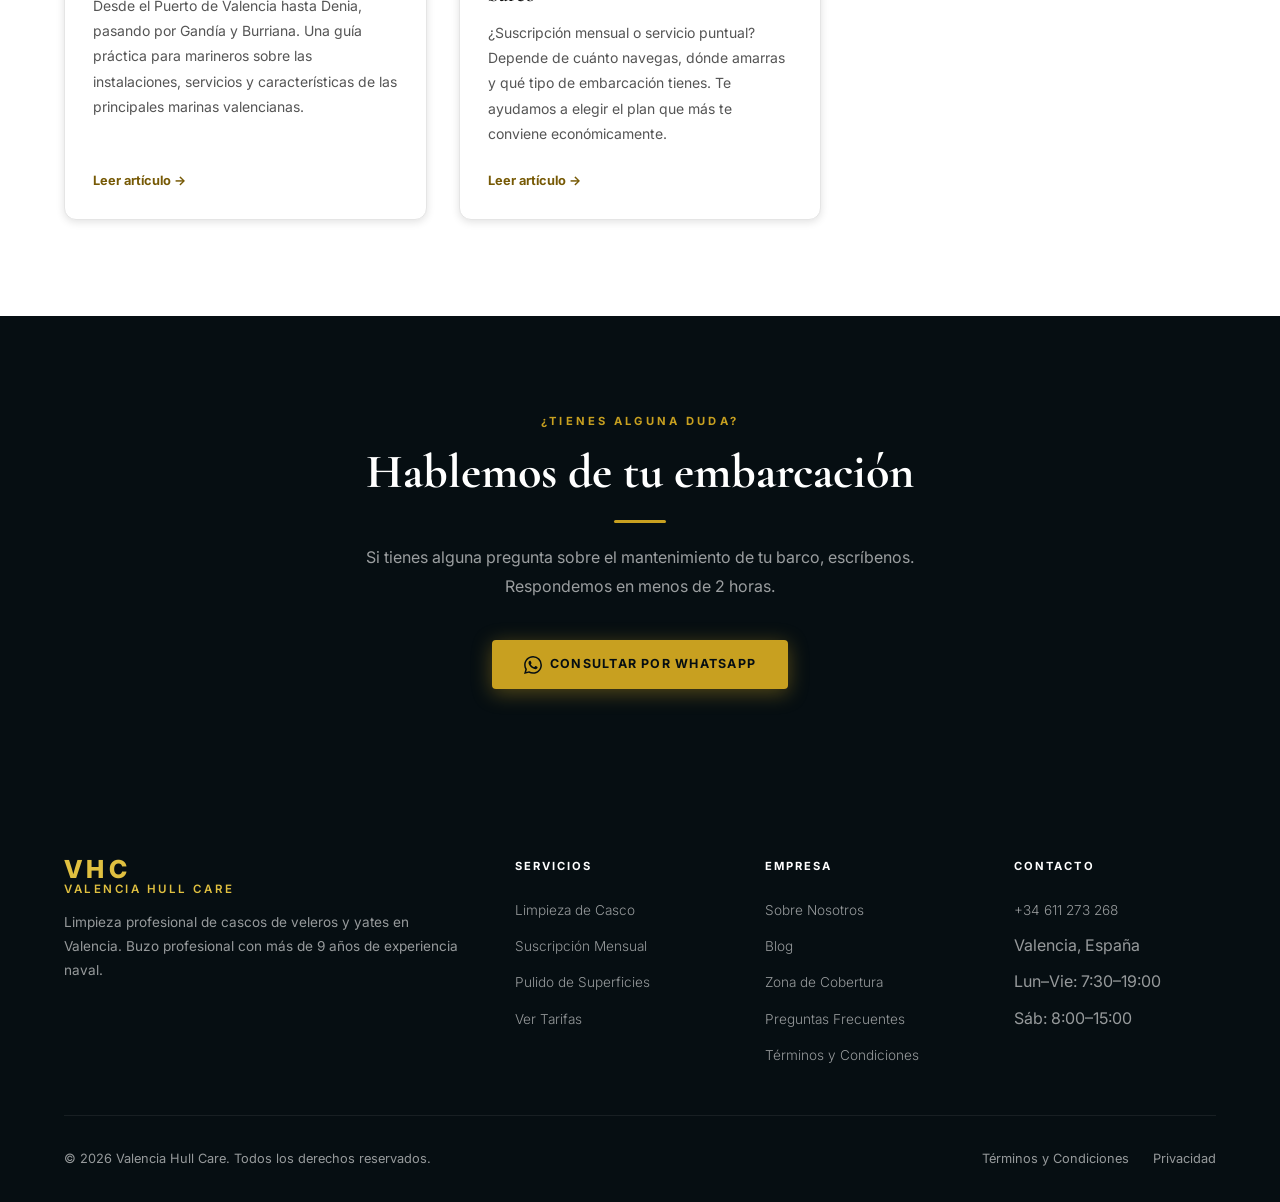
<file: blog.html>
<!doctype html>
<html lang="es-ES">
  <head>
    <meta charset="UTF-8" />
    <meta name="viewport" content="width=device-width, initial-scale=1.0" />
    <title>Guías de limpieza y mantenimiento náutico | Valencia Hull Care</title>
    <meta
      name="description"
      content="Guías para cuidar el casco de tu barco en Valencia. Frecuencia de limpieza, antifouling, incrustaciones, puertos y mantenimiento."
    />
    <meta name="robots" content="index, follow" />
    <link rel="canonical" href="https://limpieza-cascos.vercel.app/blog.html" />
    <link rel="icon" type="image/svg+xml" href="images/vhc.svg" />
    <meta name="theme-color" content="#060e12" />
    <meta property="og:locale" content="es_ES" />
    <meta property="og:site_name" content="Valencia Hull Care" />
    <meta property="og:type" content="website" />
    <meta property="og:url" content="https://limpieza-cascos.vercel.app/blog.html" />
    <meta property="og:title" content="Guías de limpieza y mantenimiento náutico | Valencia Hull Care" />
    <meta property="og:description" content="Guías para cuidar el casco de tu barco en Valencia. Frecuencia de limpieza, antifouling, incrustaciones, puertos y mantenimiento." />
    <meta property="og:image" content="https://limpieza-cascos.vercel.app/images/valencia-hull-care-social.jpg" />
    <meta property="og:image:width" content="1200" />
    <meta property="og:image:height" content="630" />
    <meta property="og:image:alt" content="Ilustración de un buzo limpiando el casco de un velero" />
    <meta name="twitter:card" content="summary_large_image" />
    <link rel="preconnect" href="https://fonts.googleapis.com" />
    <link rel="preconnect" href="https://fonts.gstatic.com" crossorigin />
    <link rel="stylesheet" href="https://fonts.googleapis.com/css2?family=Cormorant+Garamond:ital,wght@0,400..700;1,400..700&amp;family=Inter:wght@300..800&amp;display=swap" />
    <link rel="stylesheet" href="css/styles.css" />
  </head>
  <body>
    <a class="skip-link" href="#contenido">Saltar al contenido</a>

    <!-- ========== NAVBAR ========== -->
    <nav class="navbar" id="navbar">
      <div class="container">
        <div class="navbar__inner">
          <a href="index.html" class="logo">
            <div class="logo__text">
              <span class="logo__abbr">VHC</span>
              <span class="logo__name">Valencia Hull Care</span>
            </div>
          </a>
          <div class="nav__links">
            <a href="index.html" class="nav__link">Inicio</a>
            <a href="services.html" class="nav__link">Servicios</a>
            <a href="about.html" class="nav__link">Nosotros</a>
            <a href="blog.html" class="nav__link active">Blog</a>
            <a href="index.html#cobertura" class="nav__link">Cobertura</a>
            <a href="index.html#faq" class="nav__link">FAQ</a>
            <a
              href="https://wa.me/34611273268?text=Hola%20Santiago%2C%20vi%20vuestra%20web%20y%20quiero%20información%20sobre%20limpieza%20de%20casco%20para%20mi%20embarcación"
              target="_blank"
              rel="noopener noreferrer"
              class="nav__cta"
              >Pedir Presupuesto</a
            >
          </div>
          <div class="nav__right">
            <div class="lang-selector notranslate" translate="no">
              <button class="lang-btn" id="langBtn" aria-controls="langDropdown" aria-expanded="false" aria-label="Seleccionar idioma">
                <span id="activeLang">ES</span>
                <svg width="9" height="9" viewBox="0 0 24 24" fill="none" stroke="currentColor" stroke-width="2.5" stroke-linecap="round" stroke-linejoin="round"><polyline points="6 9 12 15 18 9"/></svg>
              </button>
              <div class="lang-dropdown" id="langDropdown">
                <a href="#" class="lang-option" data-lang="es">🇪🇸 ES — Español</a>
                <a href="#" class="lang-option" data-lang="en">🇬🇧 EN — English</a>
                <a href="#" class="lang-option" data-lang="fr">🇫🇷 FR — Français</a>
                <a href="#" class="lang-option" data-lang="it">🇮🇹 IT — Italiano</a>
                <a href="#" class="lang-option" data-lang="de">🇩🇪 DE — Deutsch</a>
              </div>
            </div>
            <button class="nav__toggle" id="navToggle" aria-controls="mobileMenu" aria-expanded="false" aria-label="Abrir menú">
              <span></span><span></span><span></span>
            </button>
          </div>
        </div>
      </div>
    </nav>

    <!-- Mobile Menu -->
    <nav class="mobile-menu" id="mobileMenu" aria-label="Menú móvil" inert>
      <a href="index.html">Inicio</a>
      <a href="services.html">Servicios</a>
      <a href="about.html">Nosotros</a>
      <a href="blog.html">Blog</a>
      <a href="index.html#cobertura">Cobertura</a>
      <a href="index.html#faq">Preguntas</a>
      <a
        href="https://wa.me/34611273268?text=Hola%20Santiago%2C%20vi%20vuestra%20web%20y%20quiero%20información%20sobre%20limpieza%20de%20casco%20para%20mi%20embarcación"
        target="_blank"
        rel="noopener noreferrer"
        class="mobile-cta"
        >Pedir Presupuesto</a
      >
      <div class="mobile-lang notranslate" translate="no">
        <a href="#" class="mobile-lang__btn lang-option" data-lang="es">🇪🇸 ES</a>
        <a href="#" class="mobile-lang__btn lang-option" data-lang="en">🇬🇧 EN</a>
        <a href="#" class="mobile-lang__btn lang-option" data-lang="fr">🇫🇷 FR</a>
        <a href="#" class="mobile-lang__btn lang-option" data-lang="it">🇮🇹 IT</a>
        <a href="#" class="mobile-lang__btn lang-option" data-lang="de">🇩🇪 DE</a>
      </div>
    </nav>

    <!-- ========== PAGE HERO ========== -->
    <main id="contenido" tabindex="-1">
    <section class="page-hero">
      <div class="container">
        <span class="page-hero__label">Conocimiento náutico</span>
        <h1 class="page-hero__title">
          Blog de <em style="font-style:italic;color:var(--gold-lt)">Valencia Hull Care</em>
        </h1>
        <p class="page-hero__sub">
          Guías, consejos y todo lo que debes saber sobre el mantenimiento de tu embarcación en el Mediterráneo.
        </p>
      </div>
    </section>

    <div class="wave-divider" style="background: var(--deep)">
      <svg viewBox="0 0 1440 60" preserveAspectRatio="none" fill="#f8f8f8">
        <path d="M0,30 C480,60 960,0 1440,30 L1440,60 L0,60 Z"/>
      </svg>
    </div>

    <!-- ========== BLOG GRID ========== -->
    <section class="section">
      <div class="container">

        <div class="blog-grid">

          <!-- Artículo 1 -->
          <article class="blog-card reveal delay-1">
            <div class="blog-card__img-wrap">
              <img src="images/limpieza-submarina-768.webp" width="1536" height="1024"
              alt="Ilustración de un buzo cepillando el casco de un velero en su amarre" loading="lazy" decoding="async"
                class="blog-card__img"
              />
            </div>
            <div class="blog-card__body">
              <span class="blog-card__tag">Mantenimiento</span>
              <div class="blog-card__meta">
                <span>31 mayo 2026</span>
                <span>5 min lectura</span>
              </div>
              <h2 class="blog-card__title">¿Cada cuánto tiempo debes limpiar el casco de tu barco?</h2>
              <p class="blog-card__excerpt">
                La bioincrustación en el Mediterráneo crece rápido. Descubre la frecuencia de limpieza ideal según la temporada, el tipo de embarcación y las condiciones del puerto donde está amarrado tu barco.
              </p>
              <a href="blog/limpieza-casco-frecuencia.html" class="blog-card__link">
                Leer artículo →
              </a>
            </div>
          </article>

          <!-- Artículo 2 -->
          <article class="blog-card reveal delay-2">
            <div class="blog-card__img-wrap">
              <img src="images/buzos-bajo-el-agua.webp" width="960" height="1440"
              alt="Buzos cerca de la superficie del agua" loading="lazy" decoding="async"
                class="blog-card__img"
              />
            </div>
            <div class="blog-card__body">
              <span class="blog-card__tag">Comparativa</span>
              <div class="blog-card__meta">
                <span>25 mayo 2026</span>
                <span>6 min lectura</span>
              </div>
              <h2 class="blog-card__title">Antifouling vs Limpieza Submarina: ¿Qué conviene más a tu bolsillo?</h2>
              <p class="blog-card__excerpt">
                Muchos propietarios creen que con una mano de antifouling al año es suficiente. Te explicamos por qué la limpieza submarina periódica no es un gasto sino una inversión que protege esa pintura.
              </p>
              <a href="blog/antifouling-vs-limpieza-submarina.html" class="blog-card__link">
                Leer artículo →
              </a>
            </div>
          </article>

          <!-- Artículo 3 -->
          <article class="blog-card reveal delay-3">
            <div class="blog-card__img-wrap">
              <img src="images/embarcacion-en-el-mar.webp" width="960" height="640"
              alt="Embarcación auxiliar en el mar" loading="lazy" decoding="async"
                class="blog-card__img"
              />
            </div>
            <div class="blog-card__body">
              <span class="blog-card__tag">Biología Marina</span>
              <div class="blog-card__meta">
                <span>18 mayo 2026</span>
                <span>7 min lectura</span>
              </div>
              <h2 class="blog-card__title">Los 5 organismos que más dañan el casco en el Mediterráneo</h2>
              <p class="blog-card__excerpt">
                Percebes, balanos, mejillones, algas verdes y gusanos tubícolas. Conoce a los cinco enemigos silenciosos del casco de tu embarcación y el daño que pueden causar si no se eliminan a tiempo.
              </p>
              <a href="blog/organismos-danan-casco-mediterraneo.html" class="blog-card__link">
                Leer artículo →
              </a>
            </div>
          </article>

          <!-- Artículo 4 -->
          <article class="blog-card reveal delay-1">
            <div class="blog-card__img-wrap">
              <img src="images/buceo-desde-embarcacion.webp" width="960" height="643"
              alt="Vista a nivel del agua con embarcaciones de apoyo" loading="lazy" decoding="async"
                class="blog-card__img"
              />
            </div>
            <div class="blog-card__body">
              <span class="blog-card__tag">Guía Local</span>
              <div class="blog-card__meta">
                <span>10 mayo 2026</span>
                <span>8 min lectura</span>
              </div>
              <h2 class="blog-card__title">Guía de puertos deportivos en la Comunidad Valenciana</h2>
              <p class="blog-card__excerpt">
                Desde el Puerto de Valencia hasta Denia, pasando por Gandía y Burriana. Una guía práctica para marineros sobre las instalaciones, servicios y características de las principales marinas valencianas.
              </p>
              <a href="blog/puertos-deportivos-comunidad-valenciana.html" class="blog-card__link">
                Leer artículo →
              </a>
            </div>
          </article>

          <!-- Artículo 5 -->
          <article class="blog-card reveal delay-2">
            <div class="blog-card__img-wrap">
              <img src="images/buzo-en-inmersion.webp" width="960" height="720"
              alt="Buzo durante una inmersión" loading="lazy" decoding="async"
                class="blog-card__img"
              />
            </div>
            <div class="blog-card__body">
              <span class="blog-card__tag">Consejos</span>
              <div class="blog-card__meta">
                <span>2 mayo 2026</span>
                <span>5 min lectura</span>
              </div>
              <h2 class="blog-card__title">Cómo elegir el plan de mantenimiento adecuado para tu barco</h2>
              <p class="blog-card__excerpt">
                ¿Suscripción mensual o servicio puntual? Depende de cuánto navegas, dónde amarras y qué tipo de embarcación tienes. Te ayudamos a elegir el plan que más te conviene económicamente.
              </p>
              <a href="blog/plan-mantenimiento-barco.html" class="blog-card__link">
                Leer artículo →
              </a>
            </div>
          </article>

        </div>
      </div>
    </section>

    <!-- ========== CTA ========== -->
    <section class="section section--dark" style="text-align:center">
      <div class="container" style="max-width:680px">
        <span class="section__label">¿Tienes alguna duda?</span>
        <h2 class="section__title" style="color:white">Hablemos de tu embarcación</h2>
        <div class="divider"></div>
        <p style="color:rgba(255,255,255,0.6);font-size:1rem;line-height:1.8;margin-bottom:2.5rem">
          Si tienes alguna pregunta sobre el mantenimiento de tu barco, escríbenos. Respondemos en menos de 2 horas.
        </p>
        <a
          href="https://wa.me/34611273268?text=Hola%20Santiago%2C%20leí%20vuestro%20blog%20y%20quiero%20información%20sobre%20el%20mantenimiento%20de%20mi%20embarcación"
          target="_blank"
          rel="noopener noreferrer"
          class="btn btn--primary"
        >
          <svg width="18" height="18" viewBox="0 0 24 24" fill="currentColor"><path d="M17.472 14.382c-.297-.149-1.758-.867-2.03-.967-.273-.099-.471-.148-.67.15-.197.297-.767.966-.94 1.164-.173.199-.347.223-.644.075-.297-.15-1.255-.463-2.39-1.475-.883-.788-1.48-1.761-1.653-2.059-.173-.297-.018-.458.13-.606.134-.133.298-.347.446-.52.149-.174.198-.298.298-.497.099-.198.05-.371-.025-.52-.075-.149-.669-1.612-.916-2.207-.242-.579-.487-.5-.669-.51-.173-.008-.371-.01-.57-.01-.198 0-.52.074-.792.372-.272.297-1.04 1.016-1.04 2.479 0 1.462 1.065 2.875 1.213 3.074.149.198 2.096 3.2 5.077 4.487.709.306 1.262.489 1.694.625.712.227 1.36.195 1.871.118.571-.085 1.758-.719 2.006-1.413.248-.694.248-1.289.173-1.413-.074-.124-.272-.198-.57-.347m-5.421 7.403h-.004a9.87 9.87 0 01-5.031-1.378l-.361-.214-3.741.982.998-3.648-.235-.374a9.86 9.86 0 01-1.51-5.26c.001-5.45 4.436-9.884 9.888-9.884 2.64 0 5.122 1.03 6.988 2.898a9.825 9.825 0 012.893 6.994c-.003 5.45-4.437 9.884-9.885 9.884m8.413-18.297A11.815 11.815 0 0012.05 0C5.495 0 .16 5.335.157 11.892c0 2.096.547 4.142 1.588 5.945L.057 24l6.305-1.654a11.882 11.882 0 005.683 1.448h.005c6.554 0 11.89-5.335 11.893-11.893a11.821 11.821 0 00-3.48-8.413Z"/></svg>
          Consultar por WhatsApp
        </a>
      </div>
    </section>

    <!-- ========== FOOTER ========== -->
    </main>

    <footer>
      <div class="container">
        <div class="footer__grid">
          <div>
            <div class="logo footer__logo" style="margin-bottom:1rem">
              <div class="logo__text">
                <span class="logo__abbr">VHC</span>
                <span class="logo__name">Valencia Hull Care</span>
              </div>
            </div>
            <p class="footer__brand">
              Limpieza profesional de cascos de veleros y yates en Valencia. Buzo profesional con más de 9 años de experiencia naval.
            </p>
          </div>
          <div>
            <div class="footer__col-title">Servicios</div>
            <ul class="footer__links">
              <li><a href="services.html">Limpieza de Casco</a></li>
              <li><a href="services.html#suscripcion">Suscripción Mensual</a></li>
              <li><a href="services.html#pulido">Pulido de Superficies</a></li>
              <li><a href="services.html">Ver Tarifas</a></li>
            </ul>
          </div>
          <div>
            <div class="footer__col-title">Empresa</div>
            <ul class="footer__links">
              <li><a href="about.html">Sobre Nosotros</a></li>
              <li><a href="blog.html">Blog</a></li>
              <li><a href="index.html#cobertura">Zona de Cobertura</a></li>
              <li><a href="index.html#faq">Preguntas Frecuentes</a></li>
              <li><a href="terminos.html">Términos y Condiciones</a></li>
            </ul>
          </div>
          <div>
            <div class="footer__col-title">Contacto</div>
            <ul class="footer__links">
              <li><a href="https://wa.me/34611273268" target="_blank" rel="noopener noreferrer">+34 611 273 268</a></li>
              <li><span>Valencia, España</span></li>
              <li><span>Lun–Vie: 7:30–19:00</span></li>
              <li><span>Sáb: 8:00–15:00</span></li>
            </ul>
          </div>
        </div>
        <div class="footer__bottom">
          <p>&copy; 2026 Valencia Hull Care. Todos los derechos reservados.</p>
          <div class="footer__legal">
            <a href="terminos.html">Términos y Condiciones</a>
            <a href="terminos.html#privacidad">Privacidad</a>
          </div>
        </div>
      </div>
    </footer>

    <!-- WhatsApp Float -->
    <a
      href="https://wa.me/34611273268?text=Hola%20Santiago%2C%20vi%20vuestra%20web%20y%20quiero%20información%20sobre%20limpieza%20de%20casco%20para%20mi%20embarcación"
      target="_blank"
      rel="noopener noreferrer"
      class="whatsapp-float"
      aria-label="Contactar por WhatsApp"
    >
      <svg viewBox="0 0 24 24" xmlns="http://www.w3.org/2000/svg"><path d="M17.472 14.382c-.297-.149-1.758-.867-2.03-.967-.273-.099-.471-.148-.67.15-.197.297-.767.966-.94 1.164-.173.199-.347.223-.644.075-.297-.15-1.255-.463-2.39-1.475-.883-.788-1.48-1.761-1.653-2.059-.173-.297-.018-.458.13-.606.134-.133.298-.347.446-.52.149-.174.198-.298.298-.497.099-.198.05-.371-.025-.52-.075-.149-.669-1.612-.916-2.207-.242-.579-.487-.5-.669-.51-.173-.008-.371-.01-.57-.01-.198 0-.52.074-.792.372-.272.297-1.04 1.016-1.04 2.479 0 1.462 1.065 2.875 1.213 3.074.149.198 2.096 3.2 5.077 4.487.709.306 1.262.489 1.694.625.712.227 1.36.195 1.871.118.571-.085 1.758-.719 2.006-1.413.248-.694.248-1.289.173-1.413-.074-.124-.272-.198-.57-.347m-5.421 7.403h-.004a9.87 9.87 0 01-5.031-1.378l-.361-.214-3.741.982.998-3.648-.235-.374a9.86 9.86 0 01-1.51-5.26c.001-5.45 4.436-9.884 9.888-9.884 2.64 0 5.122 1.03 6.988 2.898a9.825 9.825 0 012.893 6.994c-.003 5.45-4.437 9.884-9.885 9.884m8.413-18.297A11.815 11.815 0 0012.05 0C5.495 0 .16 5.335.157 11.892c0 2.096.547 4.142 1.588 5.945L.057 24l6.305-1.654a11.882 11.882 0 005.683 1.448h.005c6.554 0 11.89-5.335 11.893-11.893a11.821 11.821 0 00-3.48-8.413Z"/></svg>
    </a>

    <script defer src="js/main.js"></script>
    <div id="google_translate_element" style="display:none"></div>
    <script>
      function googleTranslateElementInit() {
        new google.translate.TranslateElement({pageLanguage:'es',includedLanguages:'es,en,fr,it,de',autoDisplay:false},'google_translate_element');
      }
    </script>
    <script async src="https://translate.google.com/translate_a/element.js?cb=googleTranslateElementInit"></script>
  </body>
</html>
</file>
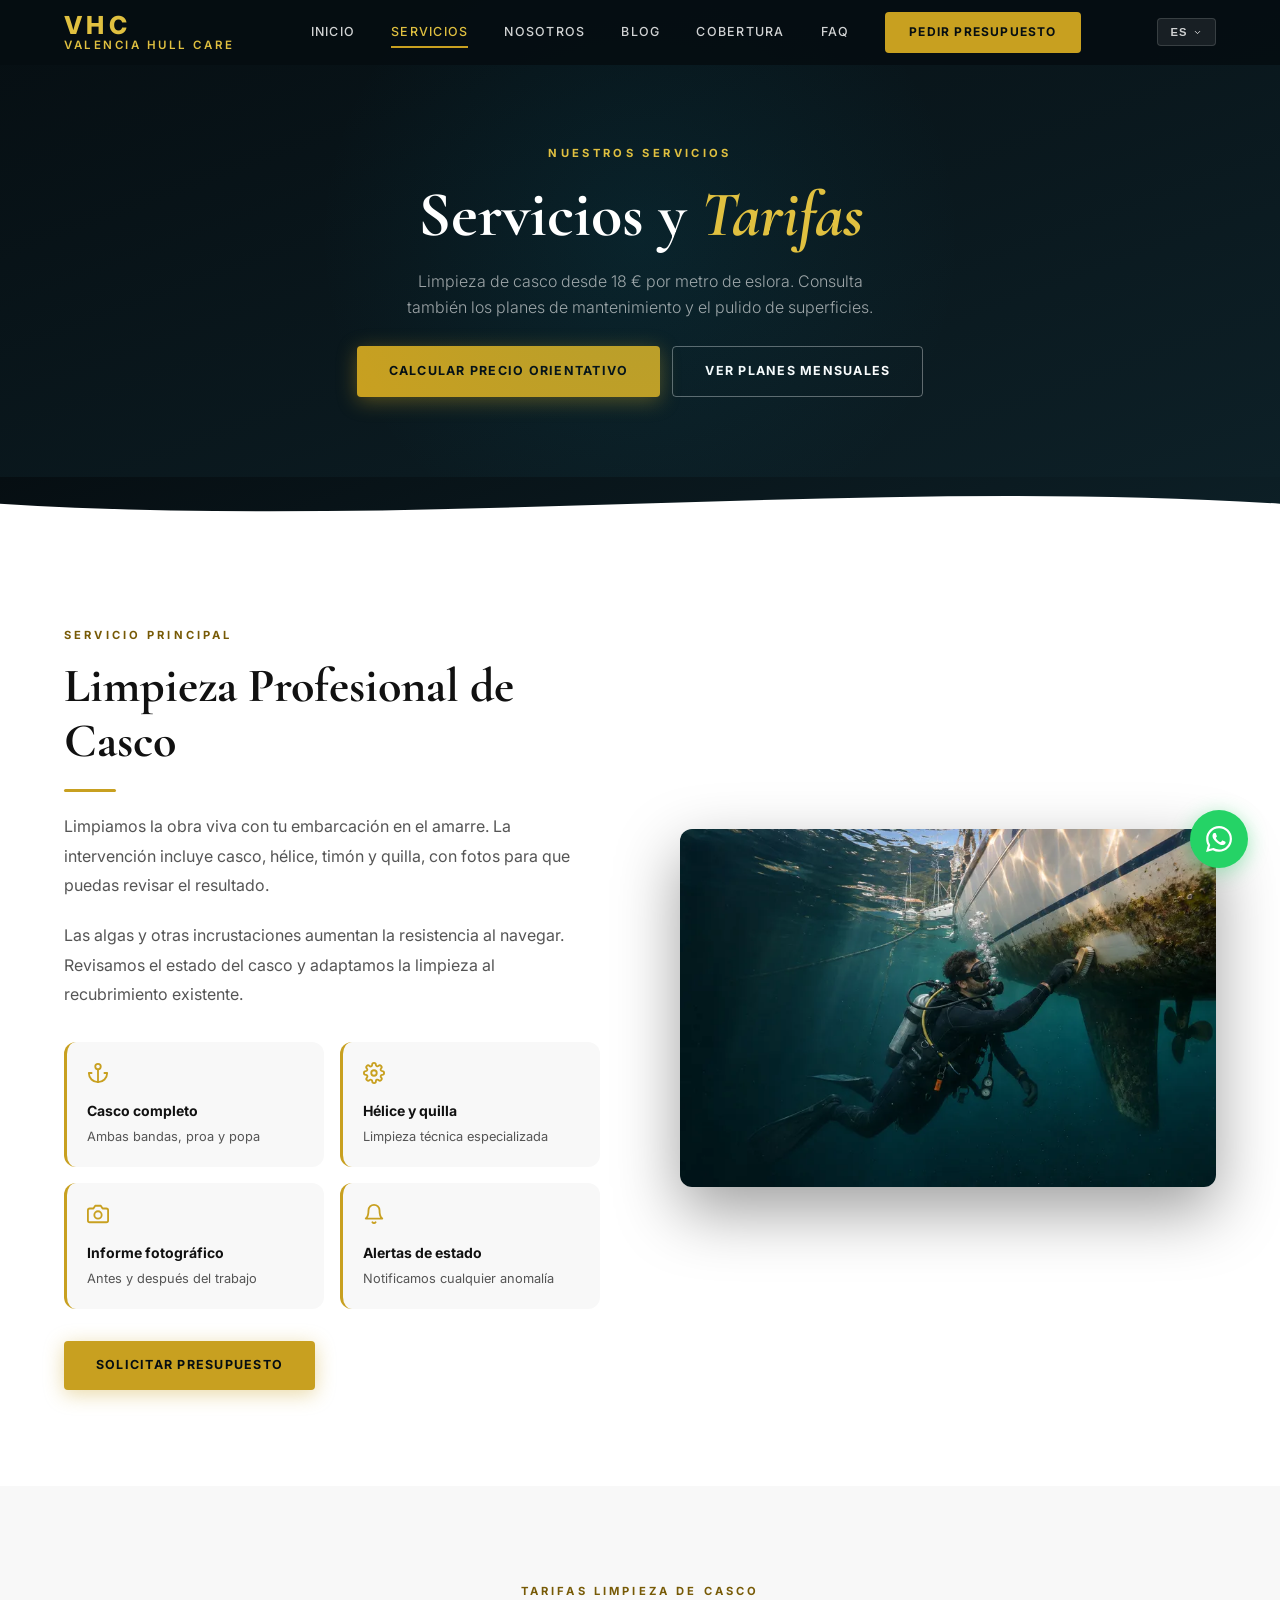
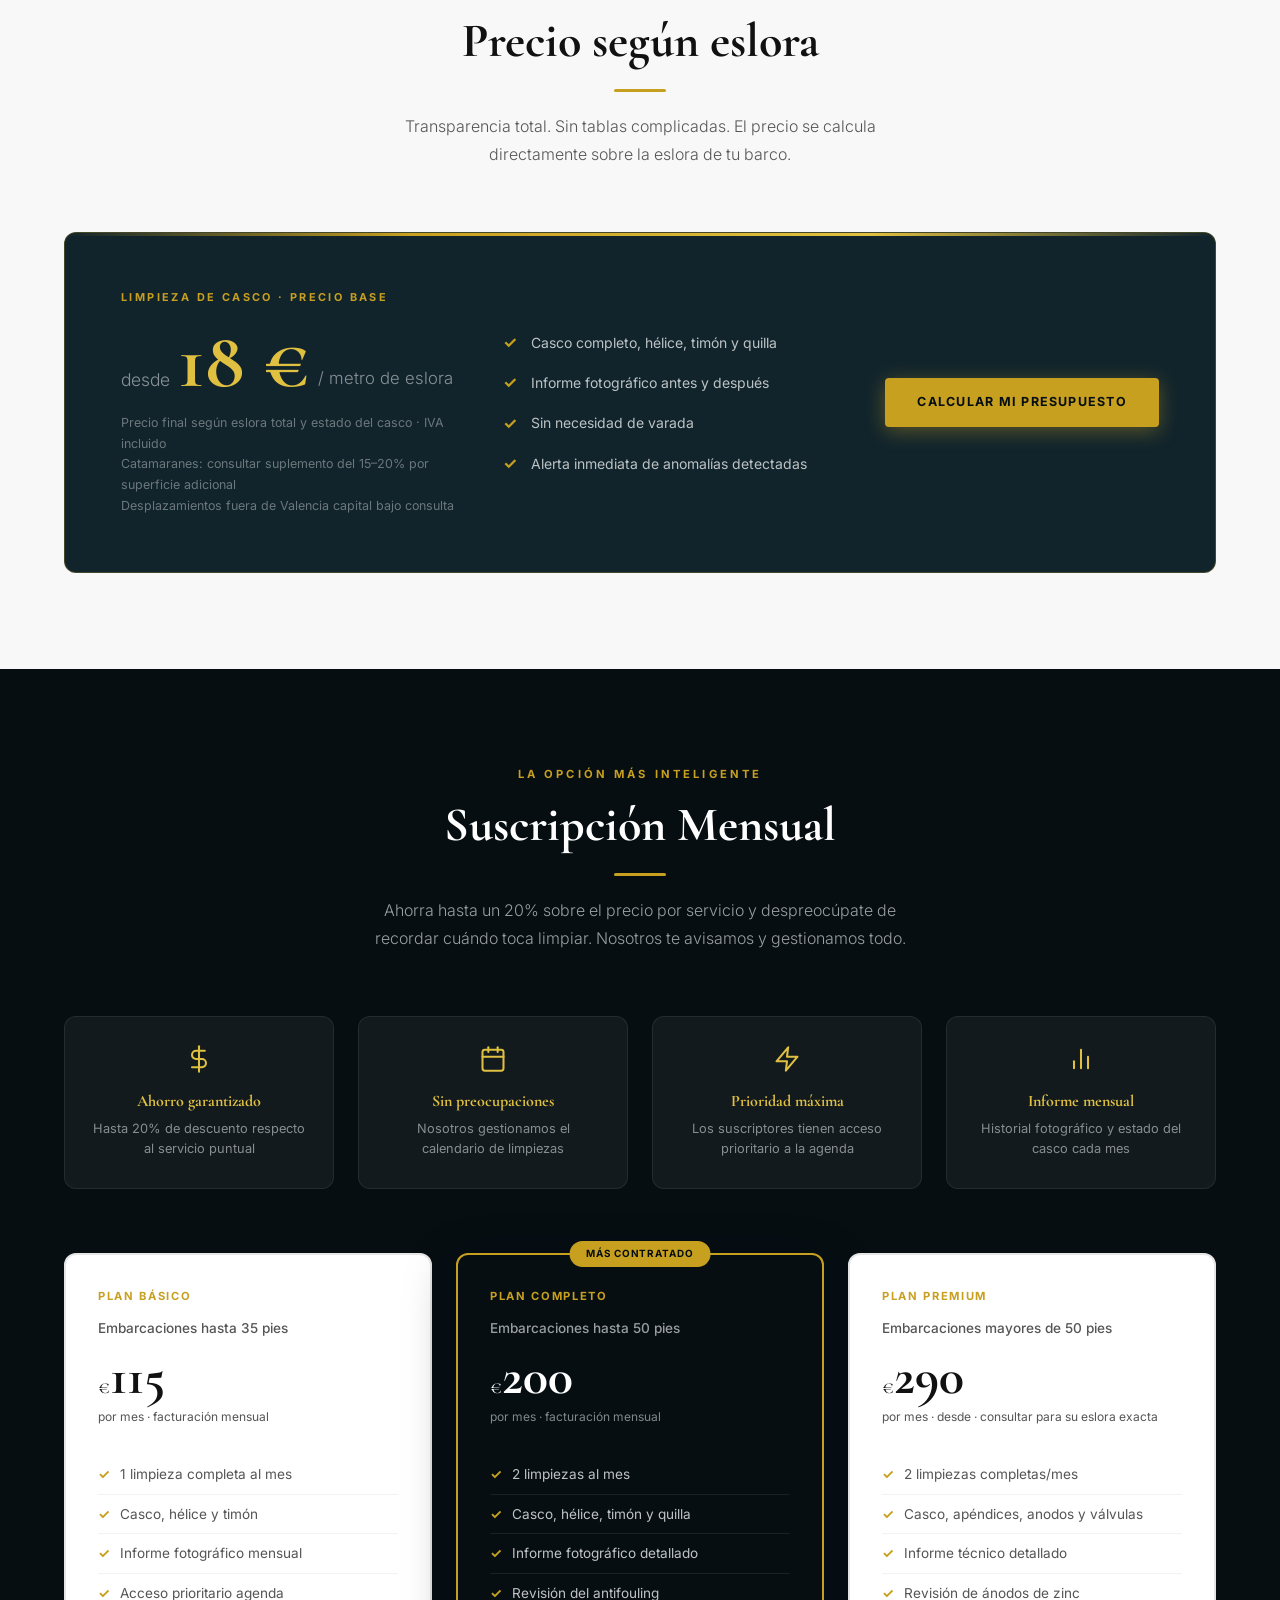
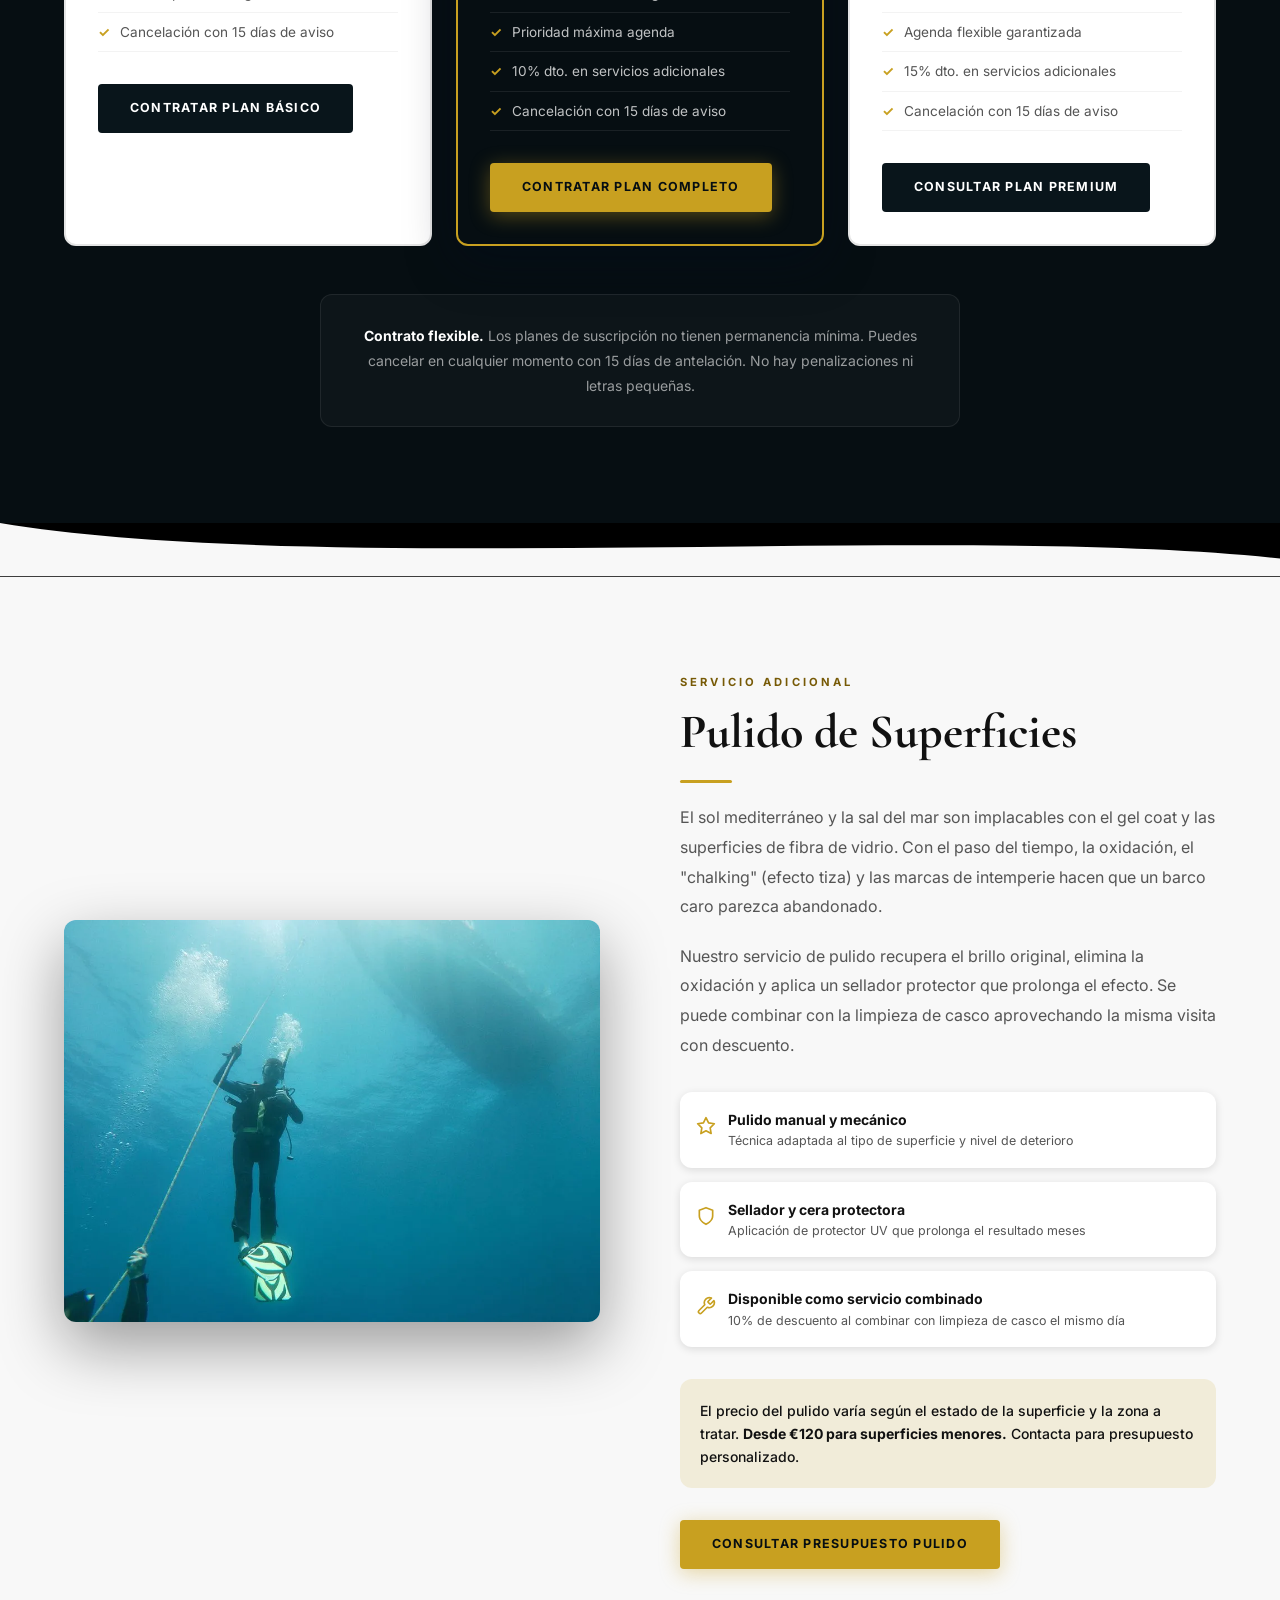
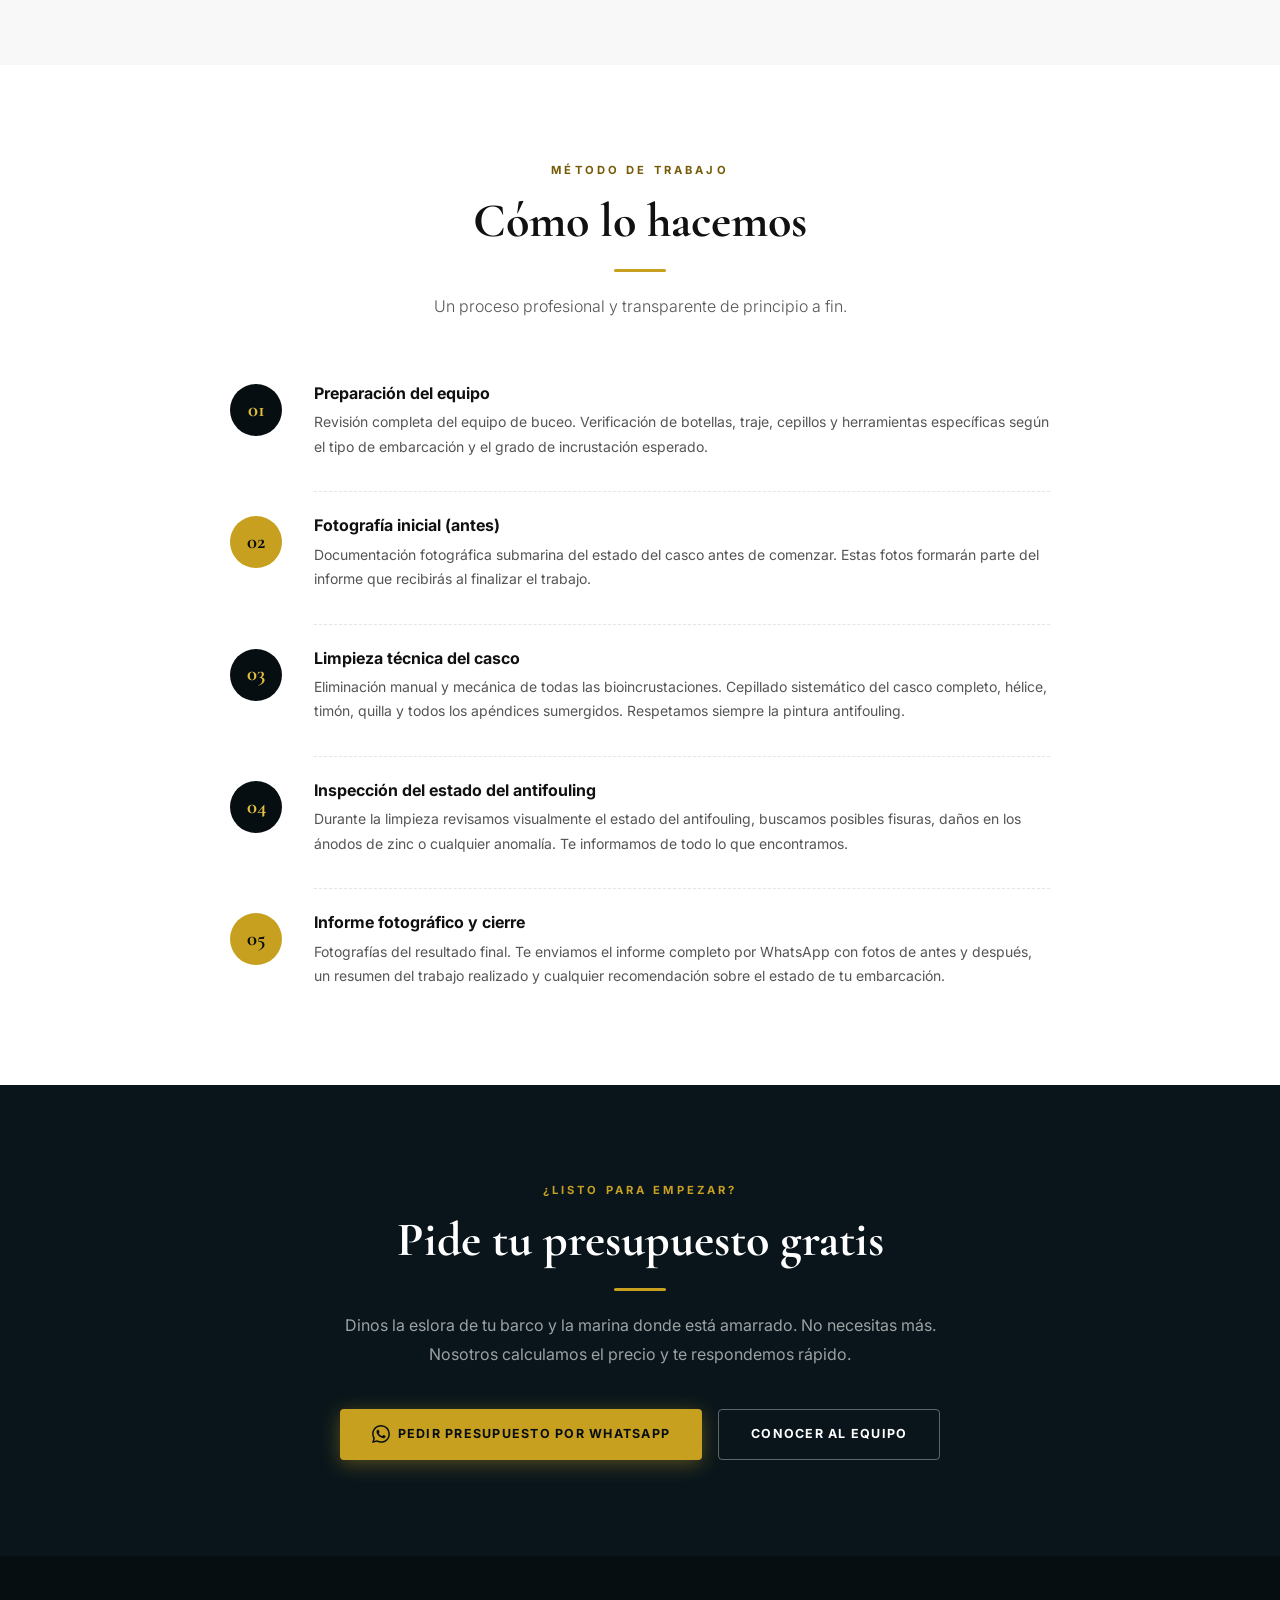
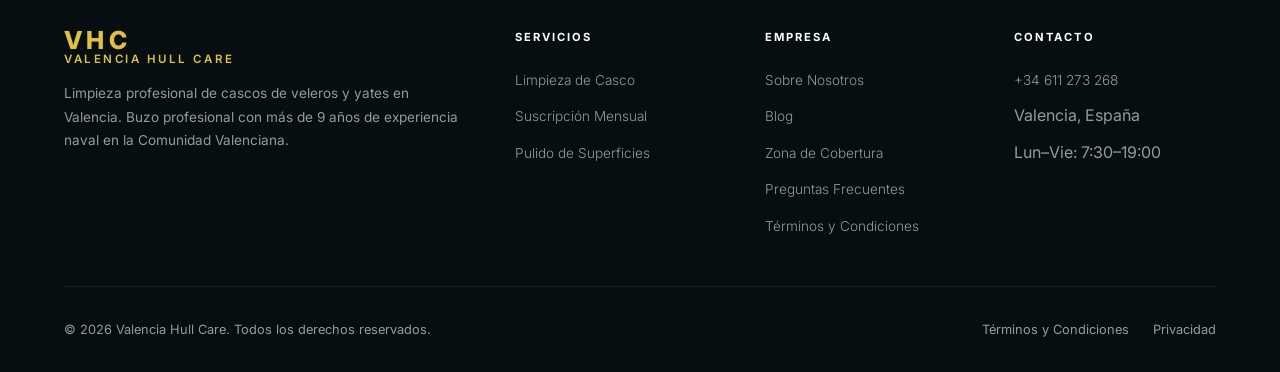
<file: services.html>
<!doctype html>
<html lang="es-ES">
  <head>
    <meta charset="UTF-8" />
    <meta name="viewport" content="width=device-width, initial-scale=1.0" />
    <title>Limpieza submarina, tarifas y planes | Valencia Hull Care</title>
    <meta
      name="description"
      content="Consulta la tarifa de limpieza de casco desde 18 € por metro de eslora, los planes mensuales y el pulido de superficies en Valencia."
    />
    <meta name="robots" content="index, follow" />
    <link rel="canonical" href="https://limpieza-cascos.vercel.app/services.html" />
    <link rel="icon" type="image/svg+xml" href="images/vhc.svg" />
    <meta name="theme-color" content="#060e12" />
    <meta property="og:locale" content="es_ES" />
    <meta property="og:site_name" content="Valencia Hull Care" />
    <meta property="og:type" content="website" />
    <meta property="og:url" content="https://limpieza-cascos.vercel.app/services.html" />
    <meta property="og:title" content="Limpieza submarina, tarifas y planes | Valencia Hull Care" />
    <meta property="og:description" content="Consulta la tarifa de limpieza de casco desde 18 € por metro de eslora, los planes mensuales y el pulido de superficies en Valencia." />
    <meta property="og:image" content="https://limpieza-cascos.vercel.app/images/valencia-hull-care-social.jpg" />
    <meta property="og:image:width" content="1200" />
    <meta property="og:image:height" content="630" />
    <meta property="og:image:alt" content="Ilustración de un buzo limpiando el casco de un velero" />
    <meta name="twitter:card" content="summary_large_image" />
    <link rel="preconnect" href="https://fonts.googleapis.com" />
    <link rel="preconnect" href="https://fonts.gstatic.com" crossorigin />
    <link rel="stylesheet" href="https://fonts.googleapis.com/css2?family=Cormorant+Garamond:ital,wght@0,400..700;1,400..700&amp;family=Inter:wght@300..800&amp;display=swap" />
    <link rel="stylesheet" href="css/styles.css" />
    <script type="application/ld+json">
      {
        "@context": "https://schema.org",
        "@type": "Service",
        "name": "Limpieza submarina de cascos",
        "serviceType": "Limpieza de cascos en el amarre",
        "url": "https://limpieza-cascos.vercel.app/services.html",
        "provider": {
          "@id": "https://limpieza-cascos.vercel.app/#valencia-hull-care",
          "name": "Valencia Hull Care"
        },
        "areaServed": { "@type": "AdministrativeArea", "name": "Comunidad Valenciana" }
      }
    </script>
  </head>
  <body>
    <a class="skip-link" href="#contenido">Saltar al contenido</a>
    <!-- ========== NAVBAR ========== -->
    <nav class="navbar" id="navbar">
      <div class="container">
        <div class="navbar__inner">
          <a href="index.html" class="logo">
            <div class="logo__text">
              <span class="logo__abbr">VHC</span>
              <span class="logo__name">Valencia Hull Care</span>
            </div>
          </a>
          <div class="nav__links">
            <a href="index.html" class="nav__link">Inicio</a>
            <a href="services.html" class="nav__link active">Servicios</a>
            <a href="about.html" class="nav__link">Nosotros</a>
            <a href="blog.html" class="nav__link">Blog</a>
            <a href="index.html#cobertura" class="nav__link">Cobertura</a>
            <a href="index.html#faq" class="nav__link">FAQ</a>
            <a
              href="https://wa.me/34611273268?text=Hola%20Santiago%2C%20vi%20vuestra%20web%20y%20quiero%20información%20sobre%20limpieza%20de%20casco%20para%20mi%20embarcación"
              target="_blank"
              rel="noopener noreferrer"
              class="nav__cta"
              >Pedir Presupuesto</a
            >
          </div>
          <div class="nav__right">
            <div class="lang-selector notranslate" translate="no">
              <button
                class="lang-btn"
                id="langBtn" aria-controls="langDropdown" aria-expanded="false"
                aria-label="Seleccionar idioma"
              >
                <span id="activeLang">ES</span>
                <svg
                  width="9"
                  height="9"
                  viewBox="0 0 24 24"
                  fill="none"
                  stroke="currentColor"
                  stroke-width="2.5"
                  stroke-linecap="round"
                  stroke-linejoin="round"
                >
                  <polyline points="6 9 12 15 18 9" />
                </svg>
              </button>
              <div class="lang-dropdown" id="langDropdown">
                <a href="#" class="lang-option" data-lang="es"
                  >🇪🇸 ES — Español</a
                >
                <a href="#" class="lang-option" data-lang="en"
                  >🇬🇧 EN — English</a
                >
                <a href="#" class="lang-option" data-lang="fr"
                  >🇫🇷 FR — Français</a
                >
                <a href="#" class="lang-option" data-lang="it"
                  >🇮🇹 IT — Italiano</a
                >
                <a href="#" class="lang-option" data-lang="de"
                  >🇩🇪 DE — Deutsch</a
                >
              </div>
            </div>
            <button class="nav__toggle" id="navToggle" aria-controls="mobileMenu" aria-expanded="false" aria-label="Abrir menú">
              <span></span><span></span><span></span>
            </button>
          </div>
        </div>
      </div>
    </nav>

    <nav class="mobile-menu" id="mobileMenu" aria-label="Menú móvil" inert>
      <a href="index.html">Inicio</a>
      <a href="services.html">Servicios</a>
      <a href="about.html">Nosotros</a>
      <a href="blog.html">Blog</a>
      <a href="index.html#cobertura">Cobertura</a>
      <a href="index.html#faq">Preguntas</a>
      <a
        href="https://wa.me/34611273268?text=Hola%20Santiago%2C%20vi%20vuestra%20web%20y%20quiero%20información%20sobre%20limpieza%20de%20casco%20para%20mi%20embarcación"
        target="_blank"
        rel="noopener noreferrer"
        class="mobile-cta"
        >Pedir Presupuesto</a
      >
      <div class="mobile-lang notranslate" translate="no">
        <a href="#" class="mobile-lang__btn lang-option" data-lang="es"
          >🇪🇸 ES</a
        >
        <a href="#" class="mobile-lang__btn lang-option" data-lang="en"
          >🇬🇧 EN</a
        >
        <a href="#" class="mobile-lang__btn lang-option" data-lang="fr"
          >🇫🇷 FR</a
        >
        <a href="#" class="mobile-lang__btn lang-option" data-lang="it"
          >🇮🇹 IT</a
        >
      </div>
    </nav>

    <!-- ========== PAGE HERO ========== -->
    <main id="contenido" tabindex="-1">
    <section class="page-hero">
      <div class="container">
        <span class="page-hero__label">Nuestros servicios</span>
        <h1 class="page-hero__title">
          Servicios y
          <em style="font-style: italic; color: var(--gold-lt)">Tarifas</em>
        </h1>
        <p class="page-hero__sub">
          Limpieza de casco desde 18 € por metro de eslora. Consulta también los
          planes de mantenimiento y el pulido de superficies.
        </p>
        <div class="page-hero__actions">
          <a class="btn btn--primary" href="index.html#contacto">Calcular precio orientativo</a>
          <a class="btn btn--outline" href="#suscripcion">Ver planes mensuales</a>
        </div>
      </div>
    </section>

    <div
      class="wave-divider"
      style="
        background: linear-gradient(160deg, var(--deep) 0%, var(--ocean) 100%);
      "
    >
      <svg viewBox="0 0 1440 60" preserveAspectRatio="none" fill="white">
        <path d="M0,30 C480,60 960,0 1440,30 L1440,60 L0,60 Z" />
      </svg>
    </div>

    <!-- ========== SERVICIO 1: LIMPIEZA DE CASCO ========== -->
    <section id="limpieza" class="section">
      <div class="container">
        <div class="grid-2col">
          <div class="reveal-left">
            <span class="section__label">Servicio principal</span>
            <h2 class="section__title">Limpieza Profesional de Casco</h2>
            <div class="divider" style="margin: 1.25rem 0"></div>
            <p
              style="
                font-size: 1rem;
                color: var(--text-lt);
                line-height: 1.85;
                margin-bottom: 1.25rem;
              "
            >
              Limpiamos la obra viva con tu embarcación en el amarre. La
              intervención incluye casco, hélice, timón y quilla, con fotos
              para que puedas revisar el resultado.
            </p>
            <p
              style="
                font-size: 1rem;
                color: var(--text-lt);
                line-height: 1.85;
                margin-bottom: 2rem;
              "
            >
              Las algas y otras incrustaciones aumentan la resistencia al
              navegar. Revisamos el estado del casco y adaptamos la limpieza
              al recubrimiento existente.
            </p>

            <div
              style="
                display: grid;
                grid-template-columns: 1fr 1fr;
                gap: 1rem;
                margin-bottom: 2rem;
              "
            >
              <div
                style="
                  padding: 1.25rem;
                  background: var(--surface);
                  border-radius: var(--radius-lg);
                  border-left: 3px solid var(--gold);
                "
              >
                <div style="margin-bottom: 0.5rem; color: var(--gold)">
                  <svg
                    width="22"
                    height="22"
                    viewBox="0 0 24 24"
                    fill="none"
                    stroke="currentColor"
                    stroke-width="2"
                    stroke-linecap="round"
                    stroke-linejoin="round"
                  >
                    <circle cx="12" cy="5" r="3" />
                    <line x1="12" y1="22" x2="12" y2="8" />
                    <path d="M5 12H2a10 10 0 0 0 20 0h-3" />
                  </svg>
                </div>
                <div
                  style="
                    font-size: 0.875rem;
                    font-weight: 700;
                    color: var(--text);
                    margin-bottom: 0.25rem;
                  "
                >
                  Casco completo
                </div>
                <div style="font-size: 0.8rem; color: var(--text-lt)">
                  Ambas bandas, proa y popa
                </div>
              </div>
              <div
                style="
                  padding: 1.25rem;
                  background: var(--surface);
                  border-radius: var(--radius-lg);
                  border-left: 3px solid var(--gold);
                "
              >
                <div style="margin-bottom: 0.5rem; color: var(--gold)">
                  <svg
                    width="22"
                    height="22"
                    viewBox="0 0 24 24"
                    fill="none"
                    stroke="currentColor"
                    stroke-width="2"
                    stroke-linecap="round"
                    stroke-linejoin="round"
                  >
                    <circle cx="12" cy="12" r="3" />
                    <path
                      d="M19.4 15a1.65 1.65 0 0 0 .33 1.82l.06.06a2 2 0 0 1-2.83 2.83l-.06-.06a1.65 1.65 0 0 0-1.82-.33 1.65 1.65 0 0 0-1 1.51V21a2 2 0 0 1-4 0v-.09A1.65 1.65 0 0 0 9 19.4a1.65 1.65 0 0 0-1.82.33l-.06.06a2 2 0 0 1-2.83-2.83l.06-.06A1.65 1.65 0 0 0 4.68 15a1.65 1.65 0 0 0-1.51-1H3a2 2 0 0 1 0-4h.09A1.65 1.65 0 0 0 4.6 9a1.65 1.65 0 0 0-.33-1.82l-.06-.06a2 2 0 0 1 2.83-2.83l.06.06A1.65 1.65 0 0 0 9 4.68a1.65 1.65 0 0 0 1-1.51V3a2 2 0 0 1 4 0v.09a1.65 1.65 0 0 0 1 1.51 1.65 1.65 0 0 0 1.82-.33l.06-.06a2 2 0 0 1 2.83 2.83l-.06.06A1.65 1.65 0 0 0 19.4 9a1.65 1.65 0 0 0 1.51 1H21a2 2 0 0 1 0 4h-.09a1.65 1.65 0 0 0-1.51 1z"
                    />
                  </svg>
                </div>
                <div
                  style="
                    font-size: 0.875rem;
                    font-weight: 700;
                    color: var(--text);
                    margin-bottom: 0.25rem;
                  "
                >
                  Hélice y quilla
                </div>
                <div style="font-size: 0.8rem; color: var(--text-lt)">
                  Limpieza técnica especializada
                </div>
              </div>
              <div
                style="
                  padding: 1.25rem;
                  background: var(--surface);
                  border-radius: var(--radius-lg);
                  border-left: 3px solid var(--gold);
                "
              >
                <div style="margin-bottom: 0.5rem; color: var(--gold)">
                  <svg
                    width="22"
                    height="22"
                    viewBox="0 0 24 24"
                    fill="none"
                    stroke="currentColor"
                    stroke-width="2"
                    stroke-linecap="round"
                    stroke-linejoin="round"
                  >
                    <path
                      d="M23 19a2 2 0 0 1-2 2H3a2 2 0 0 1-2-2V8a2 2 0 0 1 2-2h4l2-3h6l2 3h4a2 2 0 0 1 2 2z"
                    />
                    <circle cx="12" cy="13" r="4" />
                  </svg>
                </div>
                <div
                  style="
                    font-size: 0.875rem;
                    font-weight: 700;
                    color: var(--text);
                    margin-bottom: 0.25rem;
                  "
                >
                  Informe fotográfico
                </div>
                <div style="font-size: 0.8rem; color: var(--text-lt)">
                  Antes y después del trabajo
                </div>
              </div>
              <div
                style="
                  padding: 1.25rem;
                  background: var(--surface);
                  border-radius: var(--radius-lg);
                  border-left: 3px solid var(--gold);
                "
              >
                <div style="margin-bottom: 0.5rem; color: var(--gold)">
                  <svg
                    width="22"
                    height="22"
                    viewBox="0 0 24 24"
                    fill="none"
                    stroke="currentColor"
                    stroke-width="2"
                    stroke-linecap="round"
                    stroke-linejoin="round"
                  >
                    <path d="M18 8A6 6 0 0 0 6 8c0 7-3 9-3 9h18s-3-2-3-9" />
                    <path d="M13.73 21a2 2 0 0 1-3.46 0" />
                  </svg>
                </div>
                <div
                  style="
                    font-size: 0.875rem;
                    font-weight: 700;
                    color: var(--text);
                    margin-bottom: 0.25rem;
                  "
                >
                  Alertas de estado
                </div>
                <div style="font-size: 0.8rem; color: var(--text-lt)">
                  Notificamos cualquier anomalía
                </div>
              </div>
            </div>

            <a
              href="https://wa.me/34611273268?text=Hola%20Santiago%2C%20quiero%20presupuesto%20para%20una%20limpieza%20de%20casco"
              target="_blank"
              rel="noopener noreferrer"
              class="btn btn--primary"
            >
              Solicitar Presupuesto
            </a>
          </div>

          <div class="reveal-right">
            <img src="images/limpieza-submarina-768.webp" width="1536" height="1024"
              alt="Ilustración de un buzo cepillando el casco de un velero en su amarre" loading="lazy" decoding="async"
              style="
                border-radius: var(--radius-lg);
                box-shadow: var(--shadow-xl);
                width: 100%;
              "
            />
          </div>
        </div>
      </div>
    </section>

    <!-- ========== PRECIO / METRO ========== -->
    <section class="section section--gray">
      <div class="container">
        <div class="section__header">
          <span class="section__label">Tarifas limpieza de casco</span>
          <h2 class="section__title">Precio según eslora</h2>
          <div class="divider"></div>
          <p class="section__sub">
            Transparencia total. Sin tablas complicadas. El precio se calcula directamente sobre la eslora de tu barco.
          </p>
        </div>

        <div class="price-callout reveal">
          <div class="price-callout__main">
            <span class="price-callout__label">Limpieza de Casco · Precio Base</span>
            <div class="price-callout__price">
              <span class="price-callout__from">desde</span>
              <span class="price-callout__amount">18&nbsp;€</span>
              <span class="price-callout__unit">/ metro de eslora</span>
            </div>
            <p class="price-callout__note">
              Precio final según eslora total y estado del casco · IVA incluido<br>
              Catamaranes: consultar suplemento del 15–20% por superficie adicional<br>
              Desplazamientos fuera de Valencia capital bajo consulta
            </p>
          </div>
          <div class="price-callout__features">
            <div class="price-callout__feature">
              <span class="price-callout__check">✓</span>
              Casco completo, hélice, timón y quilla
            </div>
            <div class="price-callout__feature">
              <span class="price-callout__check">✓</span>
              Informe fotográfico antes y después
            </div>
            <div class="price-callout__feature">
              <span class="price-callout__check">✓</span>
              Sin necesidad de varada
            </div>
            <div class="price-callout__feature">
              <span class="price-callout__check">✓</span>
              Alerta inmediata de anomalías detectadas
            </div>
          </div>
          <div>
            <a
              href="https://wa.me/34611273268?text=Hola%20Santiago%2C%20quiero%20saber%20el%20precio%20exacto%20para%20mi%20embarcación"
              target="_blank"
              rel="noopener noreferrer"
              class="btn btn--primary"
            >
              Calcular mi Presupuesto
            </a>
          </div>
        </div>
      </div>
    </section>

    <!-- ========== SUSCRIPCIÓN ========== -->
    <section id="suscripcion" class="section section--dark">
      <div class="container">
        <div class="section__header">
          <span class="section__label">La opción más inteligente</span>
          <h2 class="section__title">Suscripción Mensual</h2>
          <div class="divider"></div>
          <p class="section__sub" style="color: rgba(255, 255, 255, 0.6)">
            Ahorra hasta un 20% sobre el precio por servicio y despreocúpate de
            recordar cuándo toca limpiar. Nosotros te avisamos y gestionamos
            todo.
          </p>
        </div>

        <!-- Beneficios suscripción -->
        <div
          style="
            display: grid;
            grid-template-columns: repeat(auto-fit, minmax(200px, 1fr));
            gap: 1.5rem;
            margin-bottom: 4rem;
          "
        >
          <div
            class="reveal delay-1"
            style="
              text-align: center;
              padding: 1.75rem;
              background: rgba(255, 255, 255, 0.05);
              border: 1px solid rgba(255, 255, 255, 0.08);
              border-radius: var(--radius-lg);
            "
          >
            <div style="margin-bottom: 0.75rem; color: var(--gold-lt)">
              <svg
                width="28"
                height="28"
                viewBox="0 0 24 24"
                fill="none"
                stroke="currentColor"
                stroke-width="1.75"
                stroke-linecap="round"
                stroke-linejoin="round"
              >
                <line x1="12" y1="1" x2="12" y2="23" />
                <path d="M17 5H9.5a3.5 3.5 0 0 0 0 7h5a3.5 3.5 0 0 1 0 7H6" />
              </svg>
            </div>
            <h4
              style="
                color: var(--gold-lt);
                font-size: 1rem;
                margin-bottom: 0.5rem;
              "
            >
              Ahorro garantizado
            </h4>
            <p
              style="
                font-size: 0.8rem;
                color: rgba(255, 255, 255, 0.5);
                line-height: 1.6;
              "
            >
              Hasta 20% de descuento respecto al servicio puntual
            </p>
          </div>
          <div
            class="reveal delay-2"
            style="
              text-align: center;
              padding: 1.75rem;
              background: rgba(255, 255, 255, 0.05);
              border: 1px solid rgba(255, 255, 255, 0.08);
              border-radius: var(--radius-lg);
            "
          >
            <div style="margin-bottom: 0.75rem; color: var(--gold-lt)">
              <svg
                width="28"
                height="28"
                viewBox="0 0 24 24"
                fill="none"
                stroke="currentColor"
                stroke-width="1.75"
                stroke-linecap="round"
                stroke-linejoin="round"
              >
                <rect x="3" y="4" width="18" height="18" rx="2" ry="2" />
                <line x1="16" y1="2" x2="16" y2="6" />
                <line x1="8" y1="2" x2="8" y2="6" />
                <line x1="3" y1="10" x2="21" y2="10" />
              </svg>
            </div>
            <h4
              style="
                color: var(--gold-lt);
                font-size: 1rem;
                margin-bottom: 0.5rem;
              "
            >
              Sin preocupaciones
            </h4>
            <p
              style="
                font-size: 0.8rem;
                color: rgba(255, 255, 255, 0.5);
                line-height: 1.6;
              "
            >
              Nosotros gestionamos el calendario de limpiezas
            </p>
          </div>
          <div
            class="reveal delay-3"
            style="
              text-align: center;
              padding: 1.75rem;
              background: rgba(255, 255, 255, 0.05);
              border: 1px solid rgba(255, 255, 255, 0.08);
              border-radius: var(--radius-lg);
            "
          >
            <div style="margin-bottom: 0.75rem; color: var(--gold-lt)">
              <svg
                width="28"
                height="28"
                viewBox="0 0 24 24"
                fill="none"
                stroke="currentColor"
                stroke-width="1.75"
                stroke-linecap="round"
                stroke-linejoin="round"
              >
                <polygon points="13 2 3 14 12 14 11 22 21 10 12 10 13 2" />
              </svg>
            </div>
            <h4
              style="
                color: var(--gold-lt);
                font-size: 1rem;
                margin-bottom: 0.5rem;
              "
            >
              Prioridad máxima
            </h4>
            <p
              style="
                font-size: 0.8rem;
                color: rgba(255, 255, 255, 0.5);
                line-height: 1.6;
              "
            >
              Los suscriptores tienen acceso prioritario a la agenda
            </p>
          </div>
          <div
            class="reveal delay-4"
            style="
              text-align: center;
              padding: 1.75rem;
              background: rgba(255, 255, 255, 0.05);
              border: 1px solid rgba(255, 255, 255, 0.08);
              border-radius: var(--radius-lg);
            "
          >
            <div style="margin-bottom: 0.75rem; color: var(--gold-lt)">
              <svg
                width="28"
                height="28"
                viewBox="0 0 24 24"
                fill="none"
                stroke="currentColor"
                stroke-width="1.75"
                stroke-linecap="round"
                stroke-linejoin="round"
              >
                <line x1="18" y1="20" x2="18" y2="10" />
                <line x1="12" y1="20" x2="12" y2="4" />
                <line x1="6" y1="20" x2="6" y2="14" />
              </svg>
            </div>
            <h4
              style="
                color: var(--gold-lt);
                font-size: 1rem;
                margin-bottom: 0.5rem;
              "
            >
              Informe mensual
            </h4>
            <p
              style="
                font-size: 0.8rem;
                color: rgba(255, 255, 255, 0.5);
                line-height: 1.6;
              "
            >
              Historial fotográfico y estado del casco cada mes
            </p>
          </div>
        </div>

        <!-- Planes -->
        <div class="pricing-cards reveal">
          <div class="pricing-card">
            <div class="pricing-card__tier">Plan Básico</div>
            <div class="pricing-card__size">Embarcaciones hasta 35 pies</div>
            <div class="pricing-card__price"><span>€</span>115</div>
            <div class="pricing-card__note">por mes · facturación mensual</div>
            <ul class="pricing-card__features">
              <li>1 limpieza completa al mes</li>
              <li>Casco, hélice y timón</li>
              <li>Informe fotográfico mensual</li>
              <li>Acceso prioritario agenda</li>
              <li>Cancelación con 15 días de aviso</li>
            </ul>
            <a
              href="https://wa.me/34611273268?text=Hola%20Santiago%2C%20quiero%20contratar%20el%20Plan%20Básico%20de%20suscripción%20mensual%20para%20mi%20embarcación"
              target="_blank"
              rel="noopener noreferrer"
              class="btn btn--dark w-full"
              style="justify-content: center"
            >
              Contratar Plan Básico
            </a>
          </div>

          <div class="pricing-card featured">
            <div class="pricing-card__popular">Más Contratado</div>
            <div class="pricing-card__tier">Plan Completo</div>
            <div class="pricing-card__size">Embarcaciones hasta 50 pies</div>
            <div class="pricing-card__price"><span>€</span>200</div>
            <div class="pricing-card__note">por mes · facturación mensual</div>
            <ul class="pricing-card__features">
              <li>2 limpiezas al mes</li>
              <li>Casco, hélice, timón y quilla</li>
              <li>Informe fotográfico detallado</li>
              <li>Revisión del antifouling</li>
              <li>Prioridad máxima agenda</li>
              <li>10% dto. en servicios adicionales</li>
              <li>Cancelación con 15 días de aviso</li>
            </ul>
            <a
              href="https://wa.me/34611273268?text=Hola%20Santiago%2C%20quiero%20contratar%20el%20Plan%20Completo%20de%20suscripción%20mensual%20para%20mi%20embarcación"
              target="_blank"
              rel="noopener noreferrer"
              class="btn btn--primary w-full"
              style="justify-content: center"
            >
              Contratar Plan Completo
            </a>
          </div>

          <div class="pricing-card">
            <div class="pricing-card__tier">Plan Premium</div>
            <div class="pricing-card__size">
              Embarcaciones mayores de 50 pies
            </div>
            <div class="pricing-card__price"><span>€</span>290</div>
            <div class="pricing-card__note">
              por mes · desde · consultar para su eslora exacta
            </div>
            <ul class="pricing-card__features">
              <li>2 limpiezas completas/mes</li>
              <li>Casco, apéndices, anodos y válvulas</li>
              <li>Informe técnico detallado</li>
              <li>Revisión de ánodos de zinc</li>
              <li>Agenda flexible garantizada</li>
              <li>15% dto. en servicios adicionales</li>
              <li>Cancelación con 15 días de aviso</li>
            </ul>
            <a
              href="https://wa.me/34611273268?text=Hola%20Santiago%2C%20quiero%20información%20sobre%20el%20Plan%20Premium%20de%20suscripción%20para%20mi%20embarcación"
              target="_blank"
              rel="noopener noreferrer"
              class="btn btn--dark w-full"
              style="justify-content: center"
            >
              Consultar Plan Premium
            </a>
          </div>
        </div>

        <div
          style="max-width: 640px; margin: 3rem auto 0; text-align: center"
          class="reveal"
        >
          <div
            style="
              padding: 1.75rem;
              border: 1px solid rgba(255, 255, 255, 0.08);
              border-radius: var(--radius-lg);
              background: rgba(255, 255, 255, 0.03);
            "
          >
            <p
              style="
                font-size: 0.875rem;
                color: rgba(255, 255, 255, 0.58);
                line-height: 1.8;
              "
            >
              <strong style="color: white">Contrato flexible.</strong>
              Los planes de suscripción no tienen permanencia mínima. Puedes
              cancelar en cualquier momento con 15 días de antelación. No hay
              penalizaciones ni letras pequeñas.
            </p>
          </div>
        </div>
      </div>
    </section>

    <!-- Wave -->
    <div class="wave-divider" style="background: #000000">
      <svg viewBox="0 0 1440 60" preserveAspectRatio="none" fill="#f8f8f8">
        <path d="M0,0 C360,60 1080,0 1440,40 L1440,60 L0,60 Z" />
      </svg>
    </div>

    <!-- ========== SERVICIO 2: PULIDO ========== -->
    <section id="pulido" class="section section--gray">
      <div class="container">
        <div class="grid-2col">
          <div class="reveal-left">
            <img src="images/buzo-en-inmersion.webp" width="960" height="720"
              alt="Buzo durante una inmersión" loading="lazy" decoding="async"
              style="
                border-radius: var(--radius-lg);
                box-shadow: var(--shadow-xl);
                width: 100%;
              "
            />
          </div>
          <div class="reveal-right">
            <span class="section__label">Servicio adicional</span>
            <h2 class="section__title">Pulido de Superficies</h2>
            <div class="divider" style="margin: 1.25rem 0"></div>
            <p
              style="
                font-size: 1rem;
                color: var(--text-lt);
                line-height: 1.85;
                margin-bottom: 1.25rem;
              "
            >
              El sol mediterráneo y la sal del mar son implacables con el gel
              coat y las superficies de fibra de vidrio. Con el paso del tiempo,
              la oxidación, el "chalking" (efecto tiza) y las marcas de
              intemperie hacen que un barco caro parezca abandonado.
            </p>
            <p
              style="
                font-size: 1rem;
                color: var(--text-lt);
                line-height: 1.85;
                margin-bottom: 2rem;
              "
            >
              Nuestro servicio de pulido recupera el brillo original, elimina la
              oxidación y aplica un sellador protector que prolonga el efecto.
              Se puede combinar con la limpieza de casco aprovechando la misma
              visita con descuento.
            </p>

            <div
              style="
                display: flex;
                flex-direction: column;
                gap: 0.875rem;
                margin-bottom: 2rem;
              "
            >
              <div
                style="
                  display: flex;
                  align-items: center;
                  gap: 0.75rem;
                  padding: 1rem;
                  background: white;
                  border-radius: var(--radius-lg);
                  box-shadow: var(--shadow-sm);
                "
              >
                <span style="color: var(--gold); flex-shrink: 0"
                  ><svg
                    width="20"
                    height="20"
                    viewBox="0 0 24 24"
                    fill="none"
                    stroke="currentColor"
                    stroke-width="2"
                    stroke-linecap="round"
                    stroke-linejoin="round"
                  >
                    <polygon
                      points="12 2 15.09 8.26 22 9.27 17 14.14 18.18 21.02 12 17.77 5.82 21.02 7 14.14 2 9.27 8.91 8.26 12 2"
                    /></svg
                ></span>
                <div>
                  <div
                    style="
                      font-size: 0.875rem;
                      font-weight: 700;
                      color: var(--text);
                    "
                  >
                    Pulido manual y mecánico
                  </div>
                  <div style="font-size: 0.78rem; color: var(--text-lt)">
                    Técnica adaptada al tipo de superficie y nivel de deterioro
                  </div>
                </div>
              </div>
              <div
                style="
                  display: flex;
                  align-items: center;
                  gap: 0.75rem;
                  padding: 1rem;
                  background: white;
                  border-radius: var(--radius-lg);
                  box-shadow: var(--shadow-sm);
                "
              >
                <span style="color: var(--gold); flex-shrink: 0"
                  ><svg
                    width="20"
                    height="20"
                    viewBox="0 0 24 24"
                    fill="none"
                    stroke="currentColor"
                    stroke-width="2"
                    stroke-linecap="round"
                    stroke-linejoin="round"
                  >
                    <path
                      d="M12 22s8-4 8-10V5l-8-3-8 3v7c0 6 8 10 8 10z"
                    /></svg
                ></span>
                <div>
                  <div
                    style="
                      font-size: 0.875rem;
                      font-weight: 700;
                      color: var(--text);
                    "
                  >
                    Sellador y cera protectora
                  </div>
                  <div style="font-size: 0.78rem; color: var(--text-lt)">
                    Aplicación de protector UV que prolonga el resultado meses
                  </div>
                </div>
              </div>
              <div
                style="
                  display: flex;
                  align-items: center;
                  gap: 0.75rem;
                  padding: 1rem;
                  background: white;
                  border-radius: var(--radius-lg);
                  box-shadow: var(--shadow-sm);
                "
              >
                <span style="color: var(--gold); flex-shrink: 0"
                  ><svg
                    width="20"
                    height="20"
                    viewBox="0 0 24 24"
                    fill="none"
                    stroke="currentColor"
                    stroke-width="2"
                    stroke-linecap="round"
                    stroke-linejoin="round"
                  >
                    <path
                      d="M14.7 6.3a1 1 0 0 0 0 1.4l1.6 1.6a1 1 0 0 0 1.4 0l3.77-3.77a6 6 0 0 1-7.94 7.94l-6.91 6.91a2.12 2.12 0 0 1-3-3l6.91-6.91a6 6 0 0 1 7.94-7.94l-3.76 3.76z"
                    /></svg
                ></span>
                <div>
                  <div
                    style="
                      font-size: 0.875rem;
                      font-weight: 700;
                      color: var(--text);
                    "
                  >
                    Disponible como servicio combinado
                  </div>
                  <div style="font-size: 0.78rem; color: var(--text-lt)">
                    10% de descuento al combinar con limpieza de casco el mismo
                    día
                  </div>
                </div>
              </div>
            </div>

            <div
              style="
                padding: 1.25rem;
                background: var(--gold-dim);
                border-radius: var(--radius-lg);
                margin-bottom: 2rem;
              "
            >
              <p
                style="
                  font-size: 0.875rem;
                  color: var(--text);
                  font-weight: 500;
                "
              >
                El precio del pulido varía según el estado de la superficie y la
                zona a tratar.
                <strong>Desde €120 para superficies menores.</strong>
                Contacta para presupuesto personalizado.
              </p>
            </div>

            <a
              href="https://wa.me/34611273268?text=Hola%20Santiago%2C%20quiero%20información%20sobre%20el%20servicio%20de%20pulido%20de%20superficies"
              target="_blank"
              rel="noopener noreferrer"
              class="btn btn--primary"
            >
              Consultar Presupuesto Pulido
            </a>
          </div>
        </div>
      </div>
    </section>

    <!-- ========== PROCESO DE TRABAJO ========== -->
    <section class="section">
      <div class="container">
        <div class="section__header">
          <span class="section__label">Método de trabajo</span>
          <h2 class="section__title">Cómo lo hacemos</h2>
          <div class="divider"></div>
          <p class="section__sub">
            Un proceso profesional y transparente de principio a fin.
          </p>
        </div>

        <div style="max-width: 820px; margin: 0 auto">
          <div
            style="
              display: grid;
              grid-template-columns: auto 1fr;
              gap: 1.5rem 2rem;
              align-items: start;
            "
          >
            <div style="display: contents" class="reveal delay-1">
              <div
                style="
                  width: 52px;
                  height: 52px;
                  background: var(--deep);
                  color: var(--gold-lt);
                  border-radius: 50%;
                  display: flex;
                  align-items: center;
                  justify-content: center;
                  font-family: &quot;Cormorant Garamond&quot;, serif;
                  font-size: 1.3rem;
                  font-weight: 700;
                  flex-shrink: 0;
                "
              >
                01
              </div>
              <div
                style="
                  padding-bottom: 2rem;
                  border-bottom: 1px dashed var(--gray-200);
                "
              >
                <h4
                  style="
                    font-family: &quot;Inter&quot;, sans-serif;
                    font-size: 1rem;
                    font-weight: 700;
                    color: var(--text);
                    margin-bottom: 0.5rem;
                  "
                >
                  Preparación del equipo
                </h4>
                <p
                  style="
                    font-size: 0.875rem;
                    color: var(--text-lt);
                    line-height: 1.75;
                  "
                >
                  Revisión completa del equipo de buceo. Verificación de
                  botellas, traje, cepillos y herramientas específicas según el
                  tipo de embarcación y el grado de incrustación esperado.
                </p>
              </div>
            </div>

            <div style="display: contents" class="reveal delay-2">
              <div
                style="
                  width: 52px;
                  height: 52px;
                  background: var(--gold);
                  color: var(--deep);
                  border-radius: 50%;
                  display: flex;
                  align-items: center;
                  justify-content: center;
                  font-family: &quot;Cormorant Garamond&quot;, serif;
                  font-size: 1.3rem;
                  font-weight: 700;
                  flex-shrink: 0;
                "
              >
                02
              </div>
              <div
                style="
                  padding-bottom: 2rem;
                  border-bottom: 1px dashed var(--gray-200);
                "
              >
                <h4
                  style="
                    font-family: &quot;Inter&quot;, sans-serif;
                    font-size: 1rem;
                    font-weight: 700;
                    color: var(--text);
                    margin-bottom: 0.5rem;
                  "
                >
                  Fotografía inicial (antes)
                </h4>
                <p
                  style="
                    font-size: 0.875rem;
                    color: var(--text-lt);
                    line-height: 1.75;
                  "
                >
                  Documentación fotográfica submarina del estado del casco antes
                  de comenzar. Estas fotos formarán parte del informe que
                  recibirás al finalizar el trabajo.
                </p>
              </div>
            </div>

            <div style="display: contents" class="reveal delay-3">
              <div
                style="
                  width: 52px;
                  height: 52px;
                  background: var(--deep);
                  color: var(--gold-lt);
                  border-radius: 50%;
                  display: flex;
                  align-items: center;
                  justify-content: center;
                  font-family: &quot;Cormorant Garamond&quot;, serif;
                  font-size: 1.3rem;
                  font-weight: 700;
                  flex-shrink: 0;
                "
              >
                03
              </div>
              <div
                style="
                  padding-bottom: 2rem;
                  border-bottom: 1px dashed var(--gray-200);
                "
              >
                <h4
                  style="
                    font-family: &quot;Inter&quot;, sans-serif;
                    font-size: 1rem;
                    font-weight: 700;
                    color: var(--text);
                    margin-bottom: 0.5rem;
                  "
                >
                  Limpieza técnica del casco
                </h4>
                <p
                  style="
                    font-size: 0.875rem;
                    color: var(--text-lt);
                    line-height: 1.75;
                  "
                >
                  Eliminación manual y mecánica de todas las bioincrustaciones.
                  Cepillado sistemático del casco completo, hélice, timón,
                  quilla y todos los apéndices sumergidos. Respetamos siempre la
                  pintura antifouling.
                </p>
              </div>
            </div>

            <div style="display: contents" class="reveal delay-4">
              <div
                style="
                  width: 52px;
                  height: 52px;
                  background: var(--deep);
                  color: var(--gold-lt);
                  border-radius: 50%;
                  display: flex;
                  align-items: center;
                  justify-content: center;
                  font-family: &quot;Cormorant Garamond&quot;, serif;
                  font-size: 1.3rem;
                  font-weight: 700;
                  flex-shrink: 0;
                "
              >
                04
              </div>
              <div
                style="
                  padding-bottom: 2rem;
                  border-bottom: 1px dashed var(--gray-200);
                "
              >
                <h4
                  style="
                    font-family: &quot;Inter&quot;, sans-serif;
                    font-size: 1rem;
                    font-weight: 700;
                    color: var(--text);
                    margin-bottom: 0.5rem;
                  "
                >
                  Inspección del estado del antifouling
                </h4>
                <p
                  style="
                    font-size: 0.875rem;
                    color: var(--text-lt);
                    line-height: 1.75;
                  "
                >
                  Durante la limpieza revisamos visualmente el estado del
                  antifouling, buscamos posibles fisuras, daños en los ánodos de
                  zinc o cualquier anomalía. Te informamos de todo lo que
                  encontramos.
                </p>
              </div>
            </div>

            <div style="display: contents" class="reveal delay-5">
              <div
                style="
                  width: 52px;
                  height: 52px;
                  background: var(--gold);
                  color: var(--deep);
                  border-radius: 50%;
                  display: flex;
                  align-items: center;
                  justify-content: center;
                  font-family: &quot;Cormorant Garamond&quot;, serif;
                  font-size: 1.3rem;
                  font-weight: 700;
                  flex-shrink: 0;
                "
              >
                05
              </div>
              <div>
                <h4
                  style="
                    font-family: &quot;Inter&quot;, sans-serif;
                    font-size: 1rem;
                    font-weight: 700;
                    color: var(--text);
                    margin-bottom: 0.5rem;
                  "
                >
                  Informe fotográfico y cierre
                </h4>
                <p
                  style="
                    font-size: 0.875rem;
                    color: var(--text-lt);
                    line-height: 1.75;
                  "
                >
                  Fotografías del resultado final. Te enviamos el informe
                  completo por WhatsApp con fotos de antes y después, un resumen
                  del trabajo realizado y cualquier recomendación sobre el
                  estado de tu embarcación.
                </p>
              </div>
            </div>
          </div>
        </div>
      </div>
    </section>

    <!-- ========== CTA FINAL ========== -->
    <section class="section section--navy" style="text-align: center">
      <div class="container" style="max-width: 680px">
        <span class="section__label">¿Listo para empezar?</span>
        <h2 class="section__title" style="color: white">
          Pide tu presupuesto gratis
        </h2>
        <div class="divider"></div>
        <p
          style="
            color: rgba(255, 255, 255, 0.6);
            font-size: 1rem;
            line-height: 1.8;
            margin-bottom: 2.5rem;
          "
        >
          Dinos la eslora de tu barco y la marina donde está amarrado. No
          necesitas más. Nosotros calculamos el precio y te respondemos rápido.
        </p>
        <div
          style="
            display: flex;
            gap: 1rem;
            justify-content: center;
            flex-wrap: wrap;
          "
        >
          <a
            href="https://wa.me/34611273268?text=Hola%20Santiago%2C%20vi%20vuestra%20web%20y%20quiero%20presupuesto%20para%20limpiar%20el%20casco%20de%20mi%20embarcación"
            target="_blank"
            rel="noopener noreferrer"
            class="btn btn--primary"
          >
            <svg width="18" height="18" viewBox="0 0 24 24" fill="currentColor">
              <path
                d="M17.472 14.382c-.297-.149-1.758-.867-2.03-.967-.273-.099-.471-.148-.67.15-.197.297-.767.966-.94 1.164-.173.199-.347.223-.644.075-.297-.15-1.255-.463-2.39-1.475-.883-.788-1.48-1.761-1.653-2.059-.173-.297-.018-.458.13-.606.134-.133.298-.347.446-.52.149-.174.198-.298.298-.497.099-.198.05-.371-.025-.52-.075-.149-.669-1.612-.916-2.207-.242-.579-.487-.5-.669-.51-.173-.008-.371-.01-.57-.01-.198 0-.52.074-.792.372-.272.297-1.04 1.016-1.04 2.479 0 1.462 1.065 2.875 1.213 3.074.149.198 2.096 3.2 5.077 4.487.709.306 1.262.489 1.694.625.712.227 1.36.195 1.871.118.571-.085 1.758-.719 2.006-1.413.248-.694.248-1.289.173-1.413-.074-.124-.272-.198-.57-.347m-5.421 7.403h-.004a9.87 9.87 0 01-5.031-1.378l-.361-.214-3.741.982.998-3.648-.235-.374a9.86 9.86 0 01-1.51-5.26c.001-5.45 4.436-9.884 9.888-9.884 2.64 0 5.122 1.03 6.988 2.898a9.825 9.825 0 012.893 6.994c-.003 5.45-4.437 9.884-9.885 9.884m8.413-18.297A11.815 11.815 0 0012.05 0C5.495 0 .16 5.335.157 11.892c0 2.096.547 4.142 1.588 5.945L.057 24l6.305-1.654a11.882 11.882 0 005.683 1.448h.005c6.554 0 11.89-5.335 11.893-11.893a11.821 11.821 0 00-3.48-8.413Z"
              />
            </svg>
            Pedir Presupuesto por WhatsApp
          </a>
          <a href="about.html" class="btn btn--outline">Conocer al Equipo</a>
        </div>
      </div>
    </section>

    <!-- ========== FOOTER ========== -->
    </main>

    <footer>
      <div class="container">
        <div class="footer__grid">
          <div>
            <div class="logo footer__logo">
              <div class="logo__text">
                <span class="logo__abbr">VHC</span>
                <span class="logo__name">Valencia Hull Care</span>
              </div>
            </div>
            <p class="footer__brand">
              Limpieza profesional de cascos de veleros y yates en Valencia.
              Buzo profesional con más de 9 años de experiencia naval en la Comunidad Valenciana.
            </p>
          </div>
          <div>
            <div class="footer__col-title">Servicios</div>
            <ul class="footer__links">
              <li><a href="services.html#limpieza">Limpieza de Casco</a></li>
              <li>
                <a href="services.html#suscripcion">Suscripción Mensual</a>
              </li>
              <li><a href="services.html#pulido">Pulido de Superficies</a></li>
            </ul>
          </div>
          <div>
            <div class="footer__col-title">Empresa</div>
            <ul class="footer__links">
              <li><a href="about.html">Sobre Nosotros</a></li>
              <li><a href="blog.html">Blog</a></li>
              <li><a href="index.html#cobertura">Zona de Cobertura</a></li>
              <li><a href="index.html#faq">Preguntas Frecuentes</a></li>
              <li><a href="terminos.html">Términos y Condiciones</a></li>
            </ul>
          </div>
          <div>
            <div class="footer__col-title">Contacto</div>
            <ul class="footer__links">
              <li>
                <a
                  href="https://wa.me/34611273268"
                  target="_blank"
                  rel="noopener noreferrer"
                  >+34 611 273 268</a
                >
              </li>
              <li><span>Valencia, España</span></li>
              <li><span>Lun–Vie: 7:30–19:00</span></li>
            </ul>
          </div>
        </div>
        <div class="footer__bottom">
          <p>&copy; 2026 Valencia Hull Care. Todos los derechos reservados.</p>
          <div class="footer__legal">
            <a href="terminos.html">Términos y Condiciones</a>
            <a href="terminos.html#privacidad">Privacidad</a>
          </div>
        </div>
      </div>
    </footer>

    <a
      href="https://wa.me/34611273268?text=Hola%20Santiago%2C%20vi%20vuestra%20web%20y%20quiero%20información%20sobre%20limpieza%20de%20casco%20para%20mi%20embarcación"
      target="_blank"
      rel="noopener noreferrer"
      class="whatsapp-float"
      aria-label="Contactar por WhatsApp"
    >
      <svg viewBox="0 0 24 24">
        <path
          d="M17.472 14.382c-.297-.149-1.758-.867-2.03-.967-.273-.099-.471-.148-.67.15-.197.297-.767.966-.94 1.164-.173.199-.347.223-.644.075-.297-.15-1.255-.463-2.39-1.475-.883-.788-1.48-1.761-1.653-2.059-.173-.297-.018-.458.13-.606.134-.133.298-.347.446-.52.149-.174.198-.298.298-.497.099-.198.05-.371-.025-.52-.075-.149-.669-1.612-.916-2.207-.242-.579-.487-.5-.669-.51-.173-.008-.371-.01-.57-.01-.198 0-.52.074-.792.372-.272.297-1.04 1.016-1.04 2.479 0 1.462 1.065 2.875 1.213 3.074.149.198 2.096 3.2 5.077 4.487.709.306 1.262.489 1.694.625.712.227 1.36.195 1.871.118.571-.085 1.758-.719 2.006-1.413.248-.694.248-1.289.173-1.413-.074-.124-.272-.198-.57-.347m-5.421 7.403h-.004a9.87 9.87 0 01-5.031-1.378l-.361-.214-3.741.982.998-3.648-.235-.374a9.86 9.86 0 01-1.51-5.26c.001-5.45 4.436-9.884 9.888-9.884 2.64 0 5.122 1.03 6.988 2.898a9.825 9.825 0 012.893 6.994c-.003 5.45-4.437 9.884-9.885 9.884m8.413-18.297A11.815 11.815 0 0012.05 0C5.495 0 .16 5.335.157 11.892c0 2.096.547 4.142 1.588 5.945L.057 24l6.305-1.654a11.882 11.882 0 005.683 1.448h.005c6.554 0 11.89-5.335 11.893-11.893a11.821 11.821 0 00-3.48-8.413Z"
        />
      </svg>
      <span class="whatsapp-float__label">Solicitar presupuesto</span>
    </a>

    <script defer src="js/main.js"></script>
    <!-- Google Translate (controlled by lang selector) -->
    <div id="google_translate_element" style="display: none"></div>
    <script>
      function googleTranslateElementInit() {
        new google.translate.TranslateElement(
          {
            pageLanguage: "es",
            includedLanguages: "es,en,fr,it,de",
            autoDisplay: false,
          },
          "google_translate_element",
        );
      }
    </script>
    <script async src="https://translate.google.com/translate_a/element.js?cb=googleTranslateElementInit"></script>
  </body>
</html>
</file>
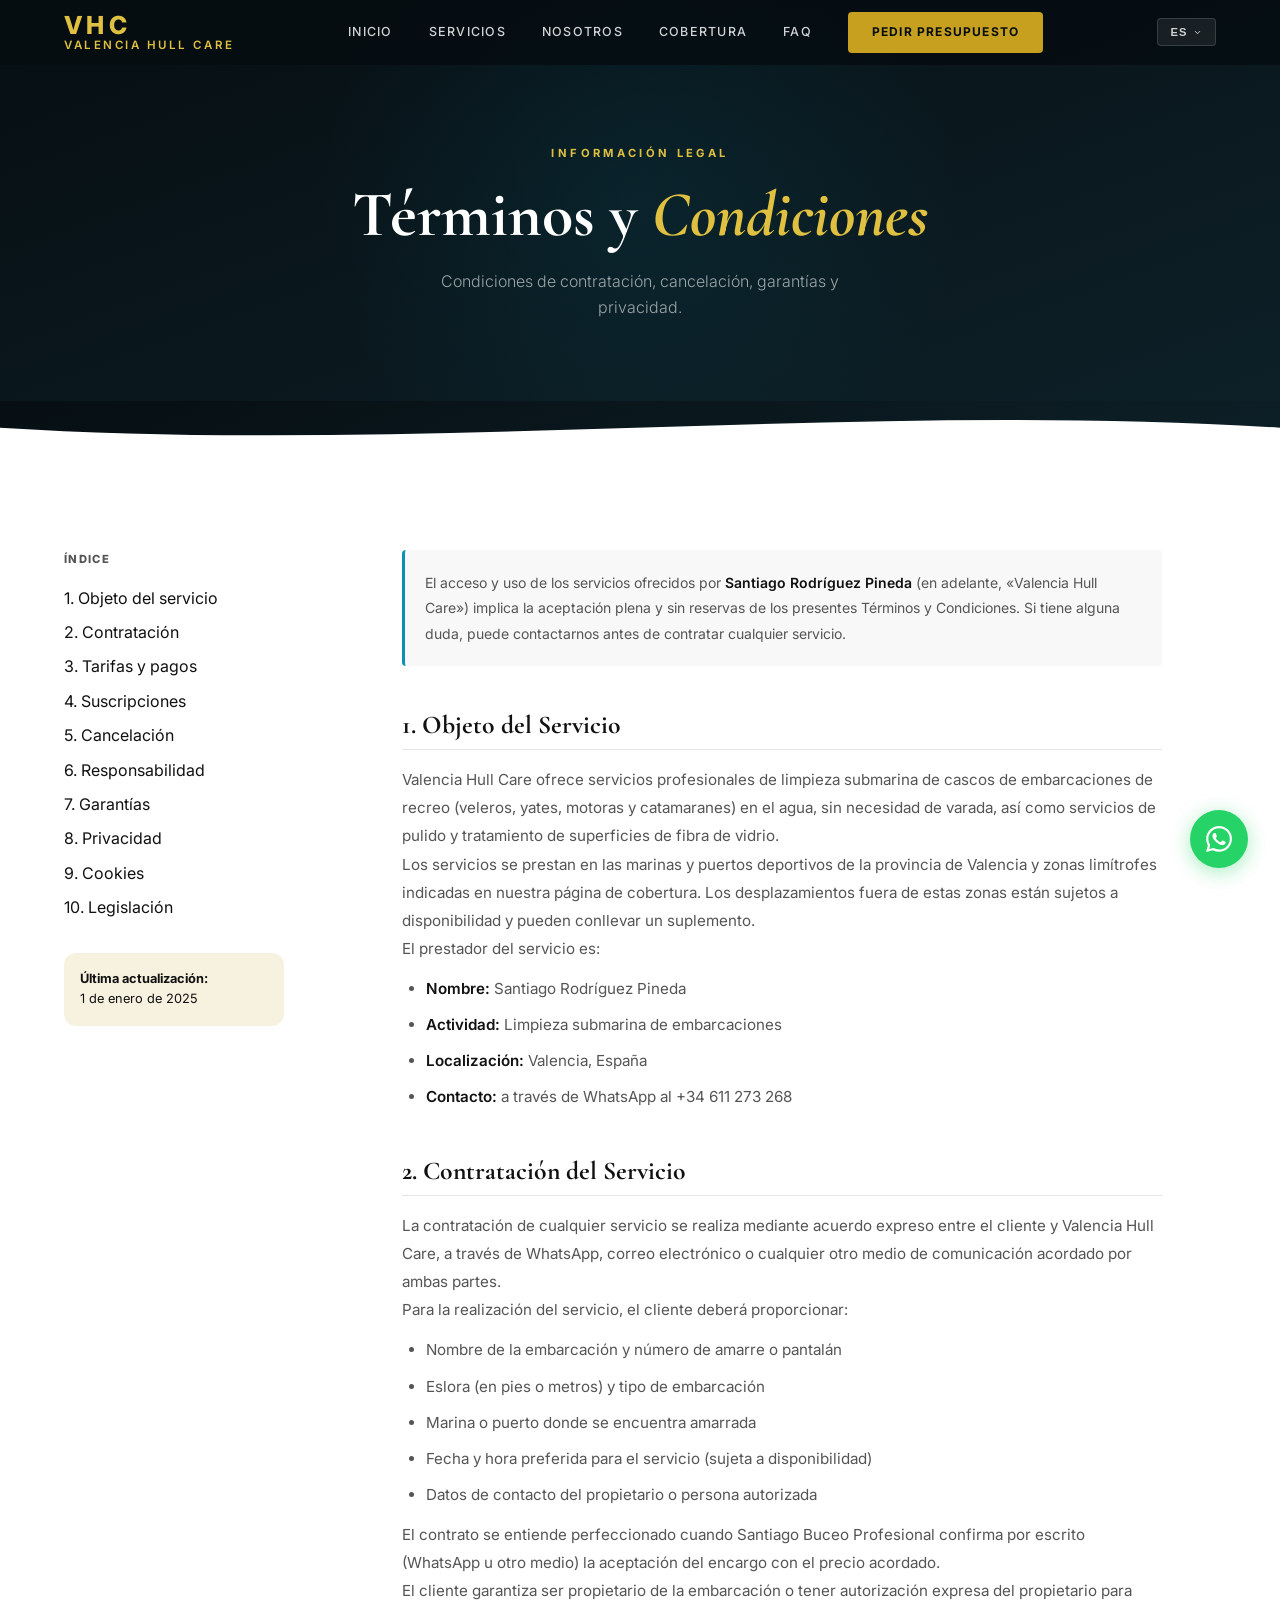
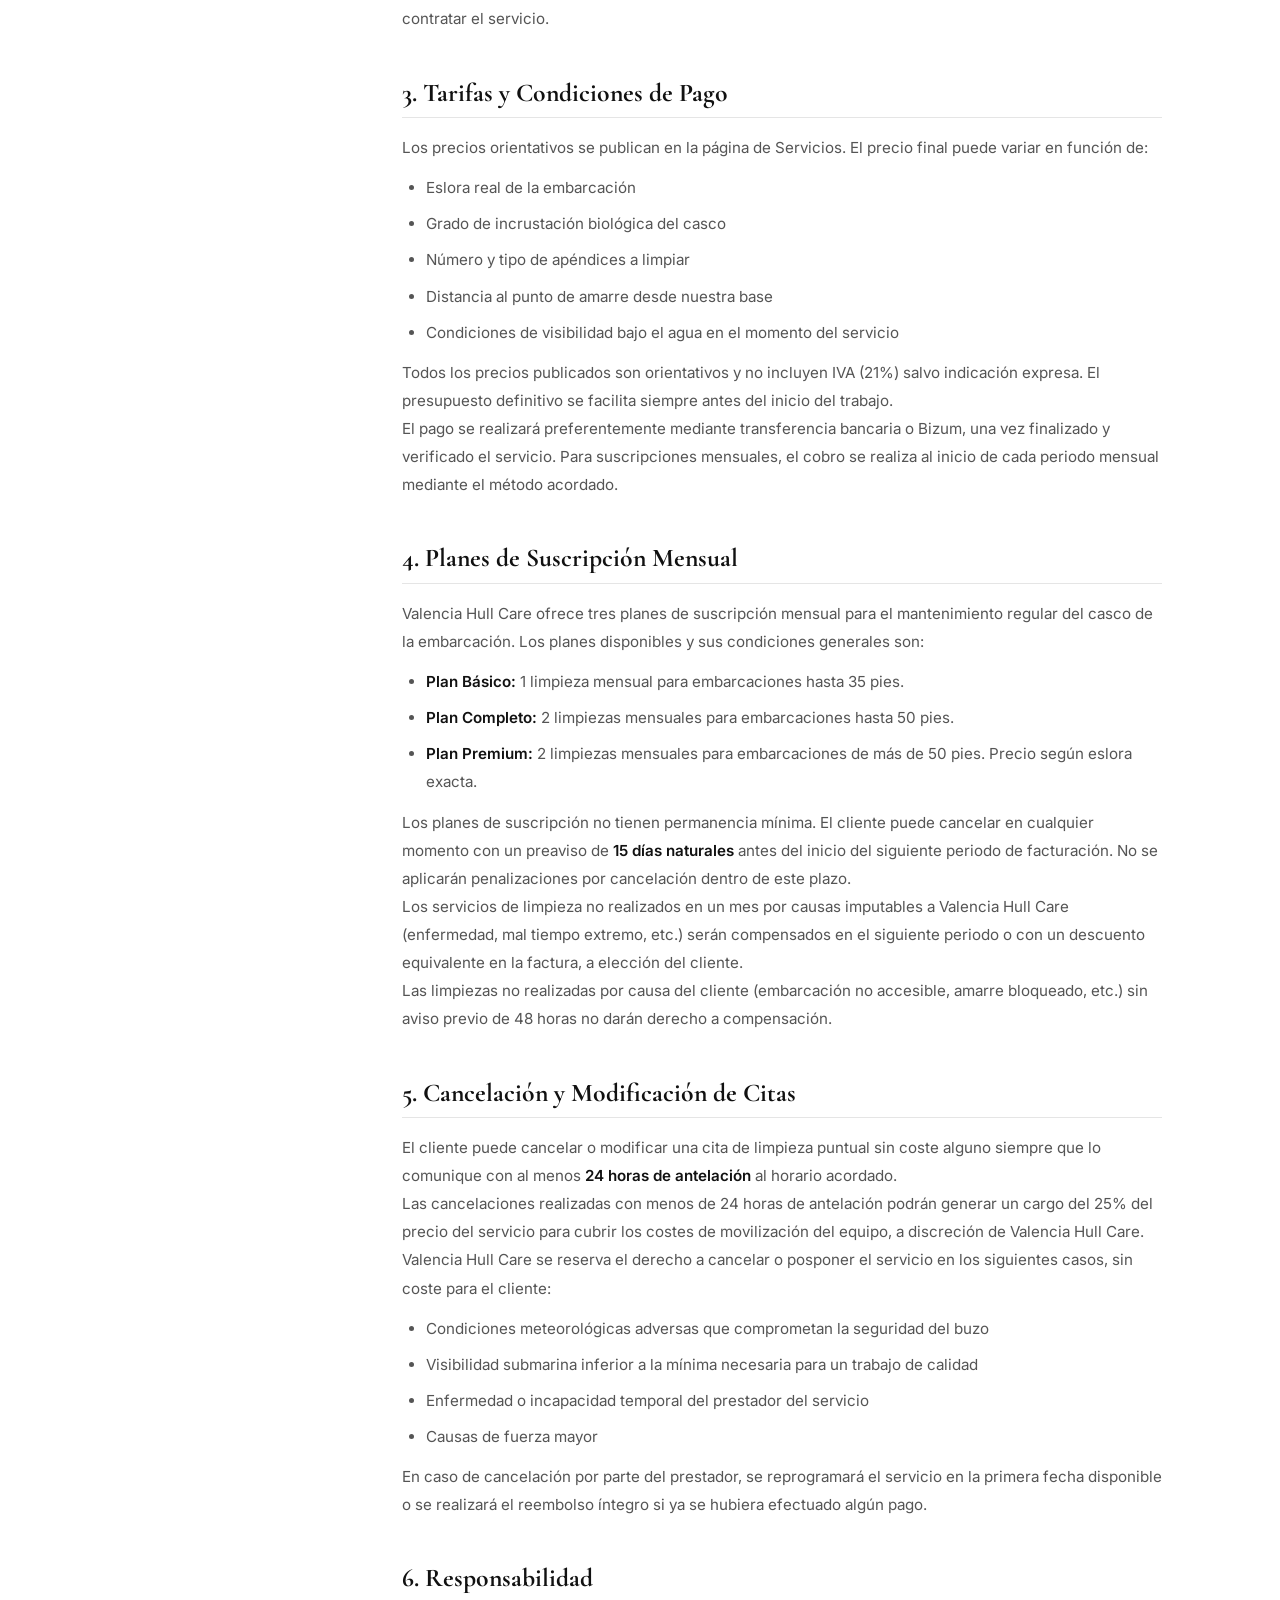
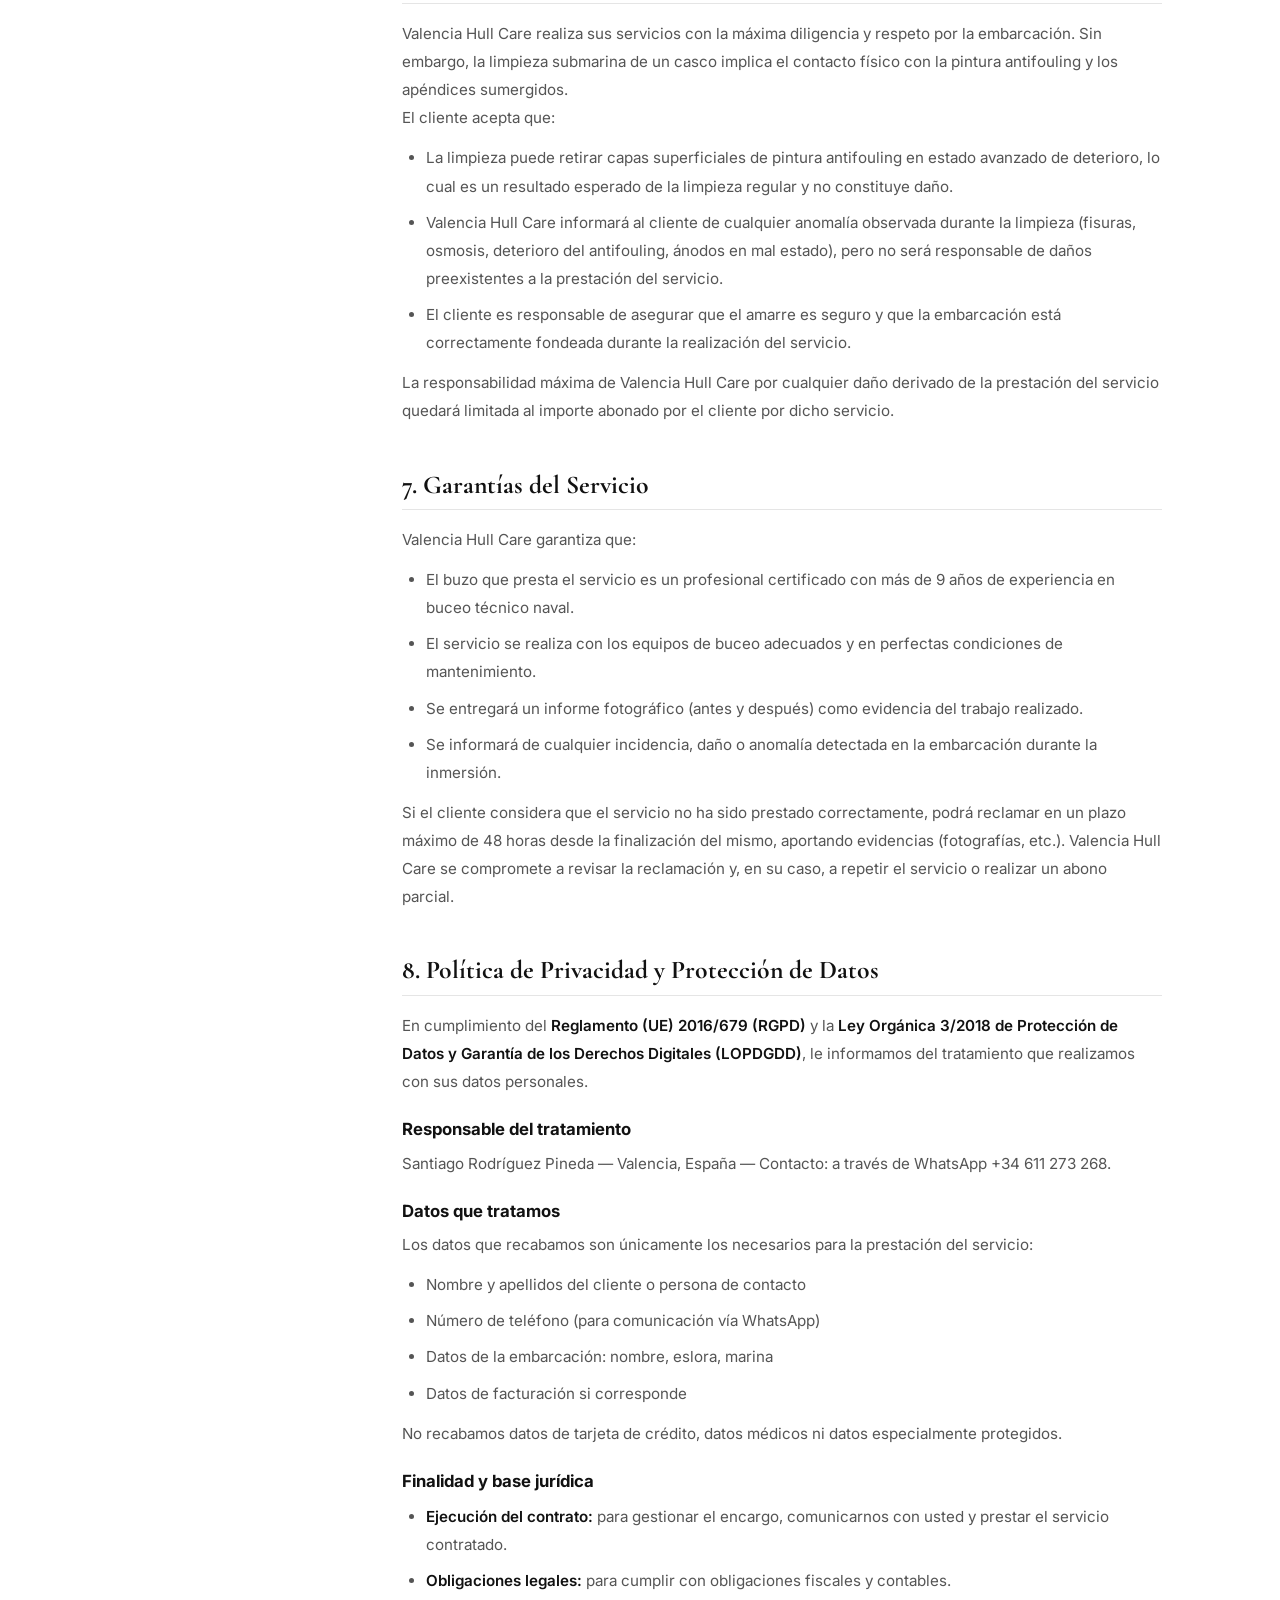
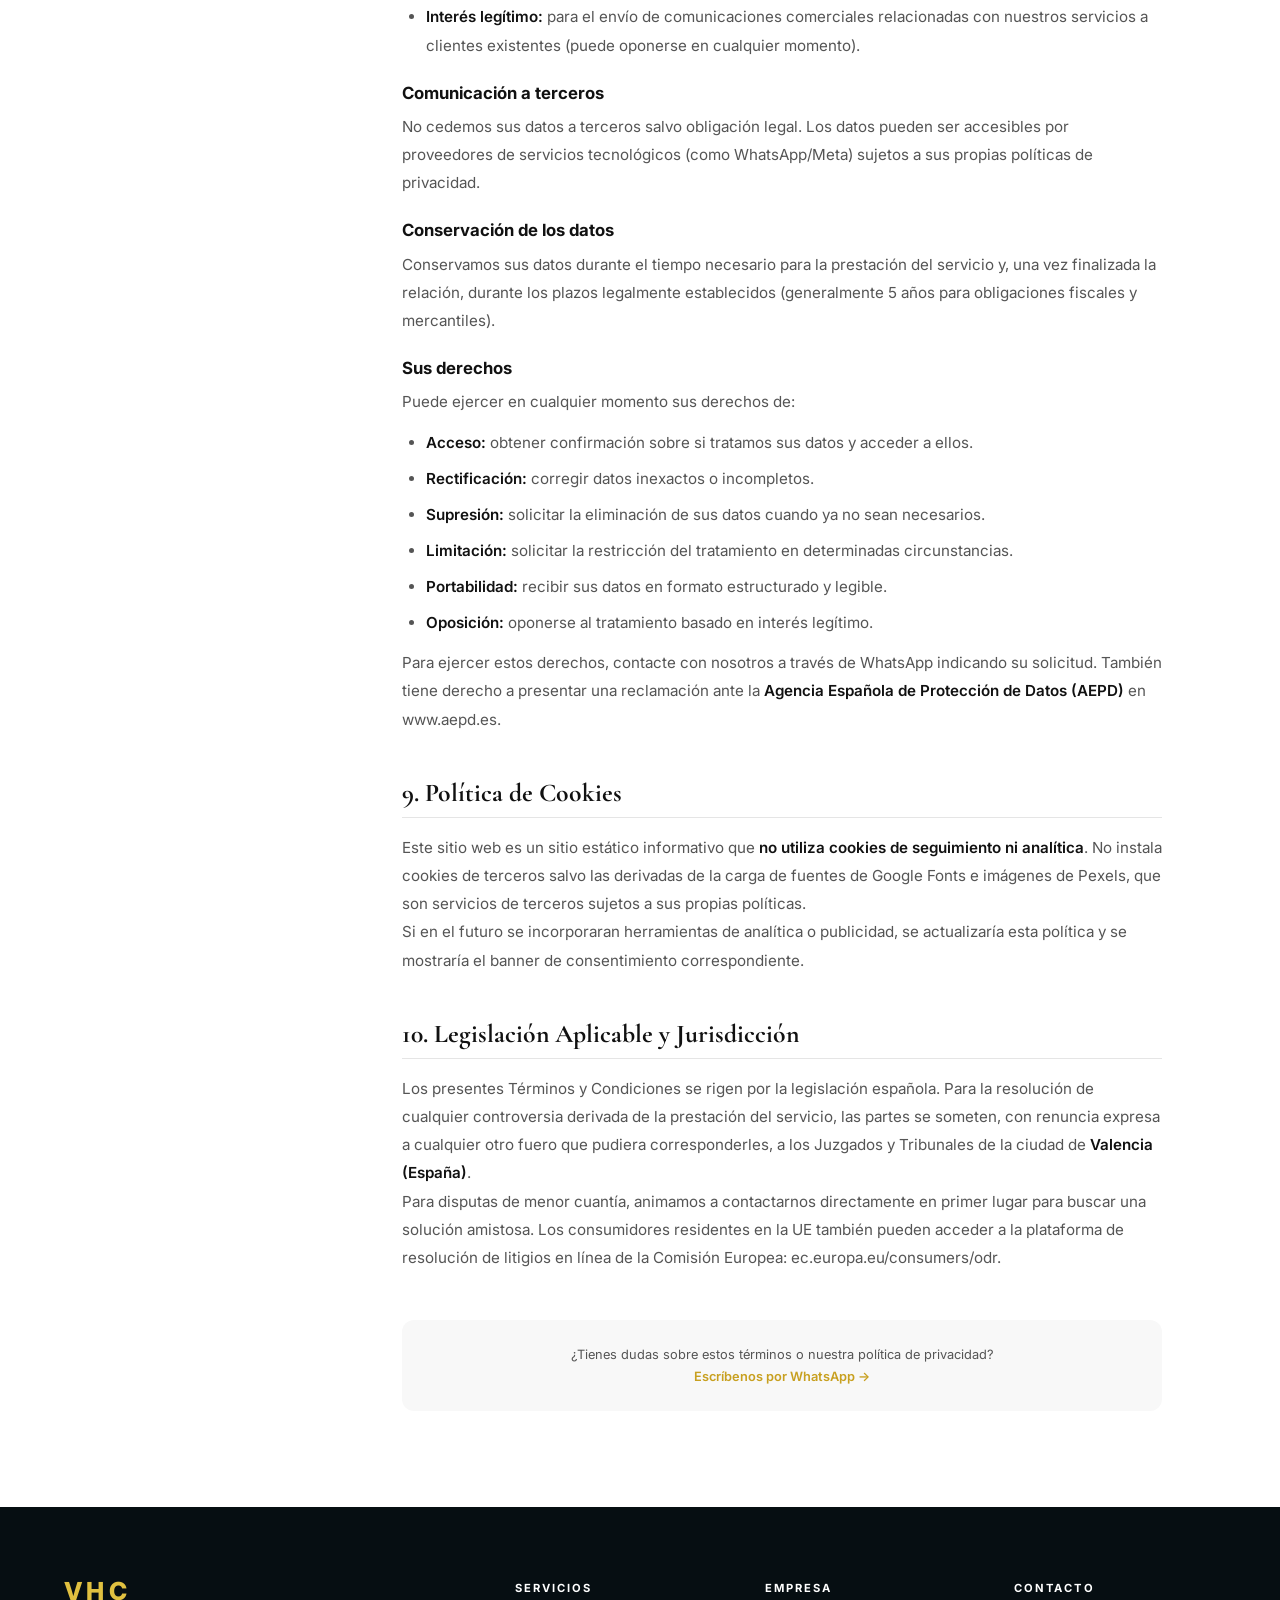
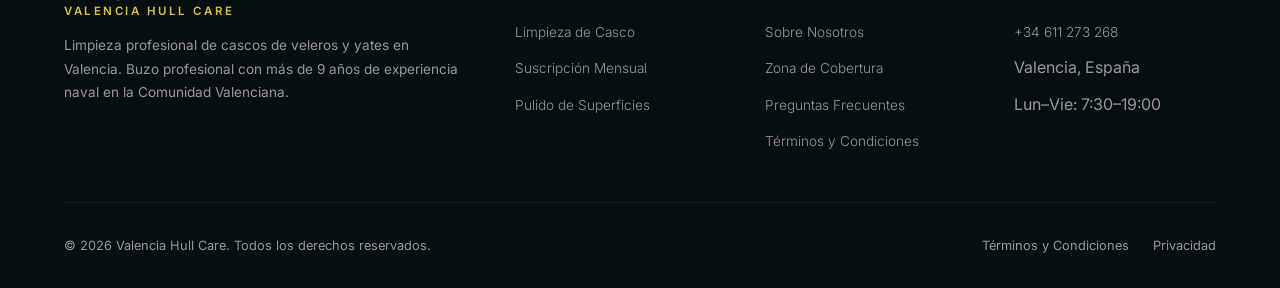
<file: terminos.html>
<!doctype html>
<html lang="es-ES">
  <head>
    <meta charset="UTF-8" />
    <meta name="viewport" content="width=device-width, initial-scale=1.0" />
    <title>Términos y Condiciones | Valencia Hull Care · Valencia</title>
    <meta
      name="description"
      content="Términos y condiciones del servicio de limpieza de cascos y política de privacidad de Valencia Hull Care, Valencia."
    />
    <meta name="robots" content="noindex, follow" />
    <link rel="canonical" href="https://limpieza-cascos.vercel.app/terminos.html" />
    <link rel="icon" type="image/svg+xml" href="images/vhc.svg" />
    <meta name="theme-color" content="#060e12" />
    <meta property="og:locale" content="es_ES" />
    <meta property="og:site_name" content="Valencia Hull Care" />
    <meta property="og:type" content="website" />
    <meta property="og:url" content="https://limpieza-cascos.vercel.app/terminos.html" />
    <meta property="og:title" content="Términos y Condiciones | Valencia Hull Care · Valencia" />
    <meta property="og:description" content="Términos y condiciones del servicio de limpieza de cascos y política de privacidad de Valencia Hull Care, Valencia." />
    <meta property="og:image" content="https://limpieza-cascos.vercel.app/images/valencia-hull-care-social.jpg" />
    <meta property="og:image:width" content="1200" />
    <meta property="og:image:height" content="630" />
    <meta property="og:image:alt" content="Ilustración de un buzo limpiando el casco de un velero" />
    <meta name="twitter:card" content="summary_large_image" />
    <link rel="preconnect" href="https://fonts.googleapis.com" />
    <link rel="preconnect" href="https://fonts.gstatic.com" crossorigin />
    <link rel="stylesheet" href="https://fonts.googleapis.com/css2?family=Cormorant+Garamond:ital,wght@0,400..700;1,400..700&amp;family=Inter:wght@300..800&amp;display=swap" />
    <link rel="stylesheet" href="css/styles.css" />
  </head>
  <body>
    <a class="skip-link" href="#contenido">Saltar al contenido</a>
    <!-- ========== NAVBAR ========== -->
    <nav class="navbar" id="navbar">
      <div class="container">
        <div class="navbar__inner">
          <a href="index.html" class="logo">
            <div class="logo__text">
              <span class="logo__abbr">VHC</span>
              <span class="logo__name">Valencia Hull Care</span>
            </div>
          </a>
          <div class="nav__links">
            <a href="index.html" class="nav__link">Inicio</a>
            <a href="services.html" class="nav__link">Servicios</a>
            <a href="about.html" class="nav__link">Nosotros</a>
            <a href="index.html#cobertura" class="nav__link">Cobertura</a>
            <a href="index.html#faq" class="nav__link">FAQ</a>
            <a
              href="https://wa.me/34611273268?text=Hola%20Santiago%2C%20vi%20vuestra%20web%20y%20quiero%20información%20sobre%20limpieza%20de%20casco%20para%20mi%20embarcación"
              target="_blank"
              rel="noopener noreferrer"
              class="nav__cta"
              >Pedir Presupuesto</a
            >
          </div>
          <div class="nav__right">
            <div class="lang-selector notranslate" translate="no">
              <button
                class="lang-btn"
                id="langBtn" aria-controls="langDropdown" aria-expanded="false"
                aria-label="Seleccionar idioma"
              >
                <span id="activeLang">ES</span>
                <svg
                  width="9"
                  height="9"
                  viewBox="0 0 24 24"
                  fill="none"
                  stroke="currentColor"
                  stroke-width="2.5"
                  stroke-linecap="round"
                  stroke-linejoin="round"
                >
                  <polyline points="6 9 12 15 18 9" />
                </svg>
              </button>
              <div class="lang-dropdown" id="langDropdown">
                <a href="#" class="lang-option" data-lang="es"
                  >🇪🇸 ES — Español</a
                >
                <a href="#" class="lang-option" data-lang="en"
                  >🇬🇧 EN — English</a
                >
                <a href="#" class="lang-option" data-lang="fr"
                  >🇫🇷 FR — Français</a
                >
                <a href="#" class="lang-option" data-lang="it"
                  >🇮🇹 IT — Italiano</a
                >
                <a href="#" class="lang-option" data-lang="de"
                  >🇩🇪 DE — Deutsch</a
                >
              </div>
            </div>
            <button class="nav__toggle" id="navToggle" aria-controls="mobileMenu" aria-expanded="false" aria-label="Abrir menú">
              <span></span><span></span><span></span>
            </button>
          </div>
        </div>
      </div>
    </nav>

    <nav class="mobile-menu" id="mobileMenu" aria-label="Menú móvil" inert>
      <a href="index.html">Inicio</a>
      <a href="services.html">Servicios</a>
      <a href="about.html">Nosotros</a>
      <a href="index.html#cobertura">Cobertura</a>
      <a href="index.html#faq">Preguntas</a>
      <a
        href="https://wa.me/34611273268?text=Hola%20Santiago%2C%20vi%20vuestra%20web%20y%20quiero%20información%20sobre%20limpieza%20de%20casco%20para%20mi%20embarcación"
        target="_blank"
        rel="noopener noreferrer"
        class="mobile-cta"
        >Pedir Presupuesto</a
      >
      <div class="mobile-lang notranslate" translate="no">
        <a href="#" class="mobile-lang__btn lang-option" data-lang="es"
          >🇪🇸 ES</a
        >
        <a href="#" class="mobile-lang__btn lang-option" data-lang="en"
          >🇬🇧 EN</a
        >
        <a href="#" class="mobile-lang__btn lang-option" data-lang="fr"
          >🇫🇷 FR</a
        >
        <a href="#" class="mobile-lang__btn lang-option" data-lang="it"
          >🇮🇹 IT</a
        >
      </div>
    </nav>

    <!-- ========== PAGE HERO ========== -->
    <main id="contenido" tabindex="-1">
    <section class="page-hero">
      <div class="container">
        <span class="page-hero__label">Información legal</span>
        <h1 class="page-hero__title">
          Términos y
          <em style="font-style: italic; color: var(--gold-lt)">Condiciones</em>
        </h1>
        <p class="page-hero__sub">
          Condiciones de contratación, cancelación, garantías y privacidad.
        </p>
      </div>
    </section>

    <div
      class="wave-divider"
      style="
        background: linear-gradient(160deg, var(--deep) 0%, var(--ocean) 100%);
      "
    >
      <svg viewBox="0 0 1440 60" preserveAspectRatio="none" fill="white">
        <path d="M0,30 C480,60 960,0 1440,30 L1440,60 L0,60 Z" />
      </svg>
    </div>

    <!-- ========== TÉRMINOS CONTENIDO ========== -->
    <section class="section">
      <div class="container">
        <div
          class="terms-layout"
          style="
            display: grid;
            grid-template-columns: 220px 1fr;
            gap: 4rem;
            align-items: start;
          "
        >
          <!-- Índice lateral (sticky) -->
          <aside style="position: sticky; top: 100px" class="terms-nav">
            <div
              style="
                font-size: 0.7rem;
                font-weight: 800;
                letter-spacing: 0.12em;
                text-transform: uppercase;
                color: var(--text-lt);
                margin-bottom: 1rem;
              "
            >
              Índice
            </div>
            <nav style="display: flex; flex-direction: column; gap: 0.5rem">
              <a href="#objeto" class="terms-nav__link"
                >1. Objeto del servicio</a
              >
              <a href="#contratacion" class="terms-nav__link"
                >2. Contratación</a
              >
              <a href="#tarifas" class="terms-nav__link">3. Tarifas y pagos</a>
              <a href="#suscripcion-terminos" class="terms-nav__link"
                >4. Suscripciones</a
              >
              <a href="#cancelacion" class="terms-nav__link">5. Cancelación</a>
              <a href="#responsabilidad" class="terms-nav__link"
                >6. Responsabilidad</a
              >
              <a href="#garantias" class="terms-nav__link">7. Garantías</a>
              <a href="#privacidad" class="terms-nav__link">8. Privacidad</a>
              <a href="#cookies" class="terms-nav__link">9. Cookies</a>
              <a href="#legislacion" class="terms-nav__link">10. Legislación</a>
            </nav>
            <div
              style="
                margin-top: 2rem;
                padding: 1rem;
                background: var(--gold-dim);
                border-radius: var(--radius-lg);
                font-size: 0.8rem;
                color: var(--text);
                line-height: 1.6;
              "
            >
              <strong>Última actualización:</strong><br />
              1 de enero de 2025
            </div>
          </aside>

          <!-- Contenido principal -->
          <div class="terms-content">
            <p
              style="
                font-size: 0.875rem;
                color: var(--text-lt);
                line-height: 1.8;
                margin-bottom: 2rem;
                padding: 1.25rem;
                background: var(--surface);
                border-radius: var(--radius);
                border-left: 3px solid var(--teal);
              "
            >
              El acceso y uso de los servicios ofrecidos por
              <strong>Santiago Rodríguez Pineda</strong>
              (en adelante, «Valencia Hull Care») implica la aceptación plena y
              sin reservas de los presentes Términos y Condiciones. Si tiene
              alguna duda, puede contactarnos antes de contratar cualquier
              servicio.
            </p>

            <!-- 1 -->
            <h2 id="objeto">1. Objeto del Servicio</h2>
            <p>
              Valencia Hull Care ofrece servicios profesionales de limpieza
              submarina de cascos de embarcaciones de recreo (veleros, yates,
              motoras y catamaranes) en el agua, sin necesidad de varada, así
              como servicios de pulido y tratamiento de superficies de fibra de
              vidrio.
            </p>
            <p>
              Los servicios se prestan en las marinas y puertos deportivos de la
              provincia de Valencia y zonas limítrofes indicadas en nuestra
              página de cobertura. Los desplazamientos fuera de estas zonas
              están sujetos a disponibilidad y pueden conllevar un suplemento.
            </p>
            <p>El prestador del servicio es:</p>
            <ul>
              <li><strong>Nombre:</strong> Santiago Rodríguez Pineda</li>
              <li>
                <strong>Actividad:</strong> Limpieza submarina de embarcaciones
              </li>
              <li><strong>Localización:</strong> Valencia, España</li>
              <li>
                <strong>Contacto:</strong> a través de WhatsApp al <a href="https://wa.me/34611273268">+34 611 273 268</a>
              </li>
            </ul>

            <!-- 2 -->
            <h2 id="contratacion">2. Contratación del Servicio</h2>
            <p>
              La contratación de cualquier servicio se realiza mediante acuerdo
              expreso entre el cliente y Valencia Hull Care, a través de
              WhatsApp, correo electrónico o cualquier otro medio de
              comunicación acordado por ambas partes.
            </p>
            <p>
              Para la realización del servicio, el cliente deberá proporcionar:
            </p>
            <ul>
              <li>Nombre de la embarcación y número de amarre o pantalán</li>
              <li>Eslora (en pies o metros) y tipo de embarcación</li>
              <li>Marina o puerto donde se encuentra amarrada</li>
              <li>
                Fecha y hora preferida para el servicio (sujeta a
                disponibilidad)
              </li>
              <li>Datos de contacto del propietario o persona autorizada</li>
            </ul>
            <p>
              El contrato se entiende perfeccionado cuando Santiago Buceo
              Profesional confirma por escrito (WhatsApp u otro medio) la
              aceptación del encargo con el precio acordado.
            </p>
            <p>
              El cliente garantiza ser propietario de la embarcación o tener
              autorización expresa del propietario para contratar el servicio.
            </p>

            <!-- 3 -->
            <h2 id="tarifas">3. Tarifas y Condiciones de Pago</h2>
            <p>
              Los precios orientativos se publican en la página de
              <a href="services.html">Servicios</a>. El precio final puede
              variar en función de:
            </p>
            <ul>
              <li>Eslora real de la embarcación</li>
              <li>Grado de incrustación biológica del casco</li>
              <li>Número y tipo de apéndices a limpiar</li>
              <li>Distancia al punto de amarre desde nuestra base</li>
              <li>
                Condiciones de visibilidad bajo el agua en el momento del
                servicio
              </li>
            </ul>
            <p>
              Todos los precios publicados son orientativos y no incluyen IVA
              (21%) salvo indicación expresa. El presupuesto definitivo se
              facilita siempre antes del inicio del trabajo.
            </p>
            <p>
              El pago se realizará preferentemente mediante transferencia
              bancaria o Bizum, una vez finalizado y verificado el servicio.
              Para suscripciones mensuales, el cobro se realiza al inicio de
              cada periodo mensual mediante el método acordado.
            </p>

            <!-- 4 -->
            <h2 id="suscripcion-terminos">4. Planes de Suscripción Mensual</h2>
            <p>
              Valencia Hull Care ofrece tres planes de suscripción mensual para
              el mantenimiento regular del casco de la embarcación. Los planes
              disponibles y sus condiciones generales son:
            </p>
            <ul>
              <li>
                <strong>Plan Básico:</strong> 1 limpieza mensual para
                embarcaciones hasta 35 pies.
              </li>
              <li>
                <strong>Plan Completo:</strong> 2 limpiezas mensuales para
                embarcaciones hasta 50 pies.
              </li>
              <li>
                <strong>Plan Premium:</strong> 2 limpiezas mensuales para
                embarcaciones de más de 50 pies. Precio según eslora exacta.
              </li>
            </ul>
            <p>
              Los planes de suscripción no tienen permanencia mínima. El cliente
              puede cancelar en cualquier momento con un preaviso de
              <strong>15 días naturales</strong> antes del inicio del siguiente
              periodo de facturación. No se aplicarán penalizaciones por
              cancelación dentro de este plazo.
            </p>
            <p>
              Los servicios de limpieza no realizados en un mes por causas
              imputables a Valencia Hull Care (enfermedad, mal tiempo extremo,
              etc.) serán compensados en el siguiente periodo o con un descuento
              equivalente en la factura, a elección del cliente.
            </p>
            <p>
              Las limpiezas no realizadas por causa del cliente (embarcación no
              accesible, amarre bloqueado, etc.) sin aviso previo de 48 horas no
              darán derecho a compensación.
            </p>

            <!-- 5 -->
            <h2 id="cancelacion">5. Cancelación y Modificación de Citas</h2>
            <p>
              El cliente puede cancelar o modificar una cita de limpieza puntual
              sin coste alguno siempre que lo comunique con al menos
              <strong>24 horas de antelación</strong> al horario acordado.
            </p>
            <p>
              Las cancelaciones realizadas con menos de 24 horas de antelación
              podrán generar un cargo del 25% del precio del servicio para
              cubrir los costes de movilización del equipo, a discreción de
              Valencia Hull Care.
            </p>
            <p>
              Valencia Hull Care se reserva el derecho a cancelar o posponer el
              servicio en los siguientes casos, sin coste para el cliente:
            </p>
            <ul>
              <li>
                Condiciones meteorológicas adversas que comprometan la seguridad
                del buzo
              </li>
              <li>
                Visibilidad submarina inferior a la mínima necesaria para un
                trabajo de calidad
              </li>
              <li>
                Enfermedad o incapacidad temporal del prestador del servicio
              </li>
              <li>Causas de fuerza mayor</li>
            </ul>
            <p>
              En caso de cancelación por parte del prestador, se reprogramará el
              servicio en la primera fecha disponible o se realizará el
              reembolso íntegro si ya se hubiera efectuado algún pago.
            </p>

            <!-- 6 -->
            <h2 id="responsabilidad">6. Responsabilidad</h2>
            <p>
              Valencia Hull Care realiza sus servicios con la máxima diligencia
              y respeto por la embarcación. Sin embargo, la limpieza submarina
              de un casco implica el contacto físico con la pintura antifouling
              y los apéndices sumergidos.
            </p>
            <p>El cliente acepta que:</p>
            <ul>
              <li>
                La limpieza puede retirar capas superficiales de pintura
                antifouling en estado avanzado de deterioro, lo cual es un
                resultado esperado de la limpieza regular y no constituye daño.
              </li>
              <li>
                Valencia Hull Care informará al cliente de cualquier anomalía
                observada durante la limpieza (fisuras, osmosis, deterioro del
                antifouling, ánodos en mal estado), pero no será responsable de
                daños preexistentes a la prestación del servicio.
              </li>
              <li>
                El cliente es responsable de asegurar que el amarre es seguro y
                que la embarcación está correctamente fondeada durante la
                realización del servicio.
              </li>
            </ul>
            <p>
              La responsabilidad máxima de Valencia Hull Care por cualquier daño
              derivado de la prestación del servicio quedará limitada al importe
              abonado por el cliente por dicho servicio.
            </p>

            <!-- 7 -->
            <h2 id="garantias">7. Garantías del Servicio</h2>
            <p>Valencia Hull Care garantiza que:</p>
            <ul>
              <li>
                El buzo que presta el servicio es un profesional certificado
                con más de 9 años de experiencia en buceo técnico naval.
              </li>
              <li>
                El servicio se realiza con los equipos de buceo adecuados y en
                perfectas condiciones de mantenimiento.
              </li>
              <li>
                Se entregará un informe fotográfico (antes y después) como
                evidencia del trabajo realizado.
              </li>
              <li>
                Se informará de cualquier incidencia, daño o anomalía detectada
                en la embarcación durante la inmersión.
              </li>
            </ul>
            <p>
              Si el cliente considera que el servicio no ha sido prestado
              correctamente, podrá reclamar en un plazo máximo de 48 horas desde
              la finalización del mismo, aportando evidencias (fotografías,
              etc.). Valencia Hull Care se compromete a revisar la reclamación
              y, en su caso, a repetir el servicio o realizar un abono parcial.
            </p>

            <!-- 8 -->
            <h2 id="privacidad">
              8. Política de Privacidad y Protección de Datos
            </h2>
            <p>
              En cumplimiento del
              <strong>Reglamento (UE) 2016/679 (RGPD)</strong> y la
              <strong
                >Ley Orgánica 3/2018 de Protección de Datos y Garantía de los
                Derechos Digitales (LOPDGDD)</strong
              >, le informamos del tratamiento que realizamos con sus datos
              personales.
            </p>
            <h3>Responsable del tratamiento</h3>
            <p>
              Santiago Rodríguez Pineda — Valencia, España — Contacto: a través
              de WhatsApp +34 611 273 268.
            </p>
            <h3>Datos que tratamos</h3>
            <p>
              Los datos que recabamos son únicamente los necesarios para la
              prestación del servicio:
            </p>
            <ul>
              <li>Nombre y apellidos del cliente o persona de contacto</li>
              <li>Número de teléfono (para comunicación vía WhatsApp)</li>
              <li>Datos de la embarcación: nombre, eslora, marina</li>
              <li>Datos de facturación si corresponde</li>
            </ul>
            <p>
              No recabamos datos de tarjeta de crédito, datos médicos ni datos
              especialmente protegidos.
            </p>
            <h3>Finalidad y base jurídica</h3>
            <ul>
              <li>
                <strong>Ejecución del contrato:</strong> para gestionar el
                encargo, comunicarnos con usted y prestar el servicio
                contratado.
              </li>
              <li>
                <strong>Obligaciones legales:</strong> para cumplir con
                obligaciones fiscales y contables.
              </li>
              <li>
                <strong>Interés legítimo:</strong> para el envío de
                comunicaciones comerciales relacionadas con nuestros servicios a
                clientes existentes (puede oponerse en cualquier momento).
              </li>
            </ul>
            <h3>Comunicación a terceros</h3>
            <p>
              No cedemos sus datos a terceros salvo obligación legal. Los datos
              pueden ser accesibles por proveedores de servicios tecnológicos
              (como WhatsApp/Meta) sujetos a sus propias políticas de
              privacidad.
            </p>
            <h3>Conservación de los datos</h3>
            <p>
              Conservamos sus datos durante el tiempo necesario para la
              prestación del servicio y, una vez finalizada la relación, durante
              los plazos legalmente establecidos (generalmente 5 años para
              obligaciones fiscales y mercantiles).
            </p>
            <h3>Sus derechos</h3>
            <p>Puede ejercer en cualquier momento sus derechos de:</p>
            <ul>
              <li>
                <strong>Acceso:</strong> obtener confirmación sobre si tratamos
                sus datos y acceder a ellos.
              </li>
              <li>
                <strong>Rectificación:</strong> corregir datos inexactos o
                incompletos.
              </li>
              <li>
                <strong>Supresión:</strong> solicitar la eliminación de sus
                datos cuando ya no sean necesarios.
              </li>
              <li>
                <strong>Limitación:</strong> solicitar la restricción del
                tratamiento en determinadas circunstancias.
              </li>
              <li>
                <strong>Portabilidad:</strong> recibir sus datos en formato
                estructurado y legible.
              </li>
              <li>
                <strong>Oposición:</strong> oponerse al tratamiento basado en
                interés legítimo.
              </li>
            </ul>
            <p>
              Para ejercer estos derechos, contacte con nosotros a través de
              WhatsApp indicando su solicitud. También tiene derecho a presentar
              una reclamación ante la
              <strong>Agencia Española de Protección de Datos (AEPD)</strong> en
              <a
                href="https://www.aepd.es"
                target="_blank"
                rel="noopener noreferrer"
                >www.aepd.es</a
              >.
            </p>

            <!-- 9 -->
            <h2 id="cookies">9. Política de Cookies</h2>
            <p>
              Este sitio web es un sitio estático informativo que
              <strong>no utiliza cookies de seguimiento ni analítica</strong>.
              No instala cookies de terceros salvo las derivadas de la carga de
              fuentes de Google Fonts e imágenes de Pexels, que son servicios de
              terceros sujetos a sus propias políticas.
            </p>
            <p>
              Si en el futuro se incorporaran herramientas de analítica o
              publicidad, se actualizaría esta política y se mostraría el banner
              de consentimiento correspondiente.
            </p>

            <!-- 10 -->
            <h2 id="legislacion">10. Legislación Aplicable y Jurisdicción</h2>
            <p>
              Los presentes Términos y Condiciones se rigen por la legislación
              española. Para la resolución de cualquier controversia derivada de
              la prestación del servicio, las partes se someten, con renuncia
              expresa a cualquier otro fuero que pudiera corresponderles, a los
              Juzgados y Tribunales de la ciudad de
              <strong>Valencia (España)</strong>.
            </p>
            <p>
              Para disputas de menor cuantía, animamos a contactarnos
              directamente en primer lugar para buscar una solución amistosa.
              Los consumidores residentes en la UE también pueden acceder a la
              plataforma de resolución de litigios en línea de la Comisión
              Europea:
              <a
                href="https://ec.europa.eu/consumers/odr"
                target="_blank"
                rel="noopener noreferrer"
                >ec.europa.eu/consumers/odr</a
              >.
            </p>

            <div
              style="
                padding: 1.5rem;
                background: var(--surface);
                border-radius: var(--radius-lg);
                margin-top: 3rem;
                text-align: center;
              "
            >
              <p
                style="
                  font-size: 0.8rem;
                  color: var(--text-lt);
                  line-height: 1.7;
                  margin: 0;
                "
              >
                ¿Tienes dudas sobre estos términos o nuestra política de
                privacidad?<br />
                <a
                  href="https://wa.me/34611273268?text=Hola%20Santiago%2C%20tengo%20una%20pregunta%20sobre%20los%20términos%20y%20condiciones%20de%20vuestro%20servicio"
                  target="_blank"
                  rel="noopener noreferrer"
                  style="color: var(--gold); font-weight: 600"
                >
                  Escríbenos por WhatsApp →
                </a>
              </p>
            </div>
          </div>
          <!-- /terms-content -->
        </div>
        <!-- /grid -->
      </div>
      <!-- /container -->
    </section>

    <!-- ========== FOOTER ========== -->
    </main>

    <footer>
      <div class="container">
        <div class="footer__grid">
          <div>
            <div class="logo footer__logo">
              <div class="logo__text">
                <span class="logo__abbr">VHC</span>
                <span class="logo__name">Valencia Hull Care</span>
              </div>
            </div>
            <p class="footer__brand">
              Limpieza profesional de cascos de veleros y yates en Valencia.
              Buzo profesional con más de 9 años de experiencia naval en la Comunidad Valenciana.
            </p>
          </div>
          <div>
            <div class="footer__col-title">Servicios</div>
            <ul class="footer__links">
              <li><a href="services.html#limpieza">Limpieza de Casco</a></li>
              <li>
                <a href="services.html#suscripcion">Suscripción Mensual</a>
              </li>
              <li><a href="services.html#pulido">Pulido de Superficies</a></li>
            </ul>
          </div>
          <div>
            <div class="footer__col-title">Empresa</div>
            <ul class="footer__links">
              <li><a href="about.html">Sobre Nosotros</a></li>
              <li><a href="index.html#cobertura">Zona de Cobertura</a></li>
              <li><a href="index.html#faq">Preguntas Frecuentes</a></li>
              <li><a href="terminos.html">Términos y Condiciones</a></li>
            </ul>
          </div>
          <div>
            <div class="footer__col-title">Contacto</div>
            <ul class="footer__links">
              <li>
                <a
                  href="https://wa.me/34611273268"
                  target="_blank"
                  rel="noopener noreferrer"
                  >+34 611 273 268</a
                >
              </li>
              <li><span>Valencia, España</span></li>
              <li><span>Lun–Vie: 7:30–19:00</span></li>
            </ul>
          </div>
        </div>
        <div class="footer__bottom">
          <p>&copy; 2026 Valencia Hull Care. Todos los derechos reservados.</p>
          <div class="footer__legal">
            <a href="terminos.html">Términos y Condiciones</a>
            <a href="terminos.html#privacidad">Privacidad</a>
          </div>
        </div>
      </div>
    </footer>

    <a
      href="https://wa.me/34611273268?text=Hola%20Santiago%2C%20vi%20vuestra%20web%20y%20quiero%20información%20sobre%20limpieza%20de%20casco%20para%20mi%20embarcación"
      target="_blank"
      rel="noopener noreferrer"
      class="whatsapp-float"
      aria-label="Contactar por WhatsApp"
    >
      <svg viewBox="0 0 24 24">
        <path
          d="M17.472 14.382c-.297-.149-1.758-.867-2.03-.967-.273-.099-.471-.148-.67.15-.197.297-.767.966-.94 1.164-.173.199-.347.223-.644.075-.297-.15-1.255-.463-2.39-1.475-.883-.788-1.48-1.761-1.653-2.059-.173-.297-.018-.458.13-.606.134-.133.298-.347.446-.52.149-.174.198-.298.298-.497.099-.198.05-.371-.025-.52-.075-.149-.669-1.612-.916-2.207-.242-.579-.487-.5-.669-.51-.173-.008-.371-.01-.57-.01-.198 0-.52.074-.792.372-.272.297-1.04 1.016-1.04 2.479 0 1.462 1.065 2.875 1.213 3.074.149.198 2.096 3.2 5.077 4.487.709.306 1.262.489 1.694.625.712.227 1.36.195 1.871.118.571-.085 1.758-.719 2.006-1.413.248-.694.248-1.289.173-1.413-.074-.124-.272-.198-.57-.347m-5.421 7.403h-.004a9.87 9.87 0 01-5.031-1.378l-.361-.214-3.741.982.998-3.648-.235-.374a9.86 9.86 0 01-1.51-5.26c.001-5.45 4.436-9.884 9.888-9.884 2.64 0 5.122 1.03 6.988 2.898a9.825 9.825 0 012.893 6.994c-.003 5.45-4.437 9.884-9.885 9.884m8.413-18.297A11.815 11.815 0 0012.05 0C5.495 0 .16 5.335.157 11.892c0 2.096.547 4.142 1.588 5.945L.057 24l6.305-1.654a11.882 11.882 0 005.683 1.448h.005c6.554 0 11.89-5.335 11.893-11.893a11.821 11.821 0 00-3.48-8.413Z"
        />
      </svg>
      <span class="whatsapp-float__label">Solicitar presupuesto</span>
    </a>

    <script defer src="js/main.js"></script>
    <!-- Google Translate (controlled by lang selector) -->
    <div id="google_translate_element" style="display: none"></div>
    <script>
      function googleTranslateElementInit() {
        new google.translate.TranslateElement(
          {
            pageLanguage: "es",
            includedLanguages: "es,en,fr,it,de",
            autoDisplay: false,
          },
          "google_translate_element",
        );
      }
    </script>
    <script async src="https://translate.google.com/translate_a/element.js?cb=googleTranslateElementInit"></script>
  </body>
</html>
</file>
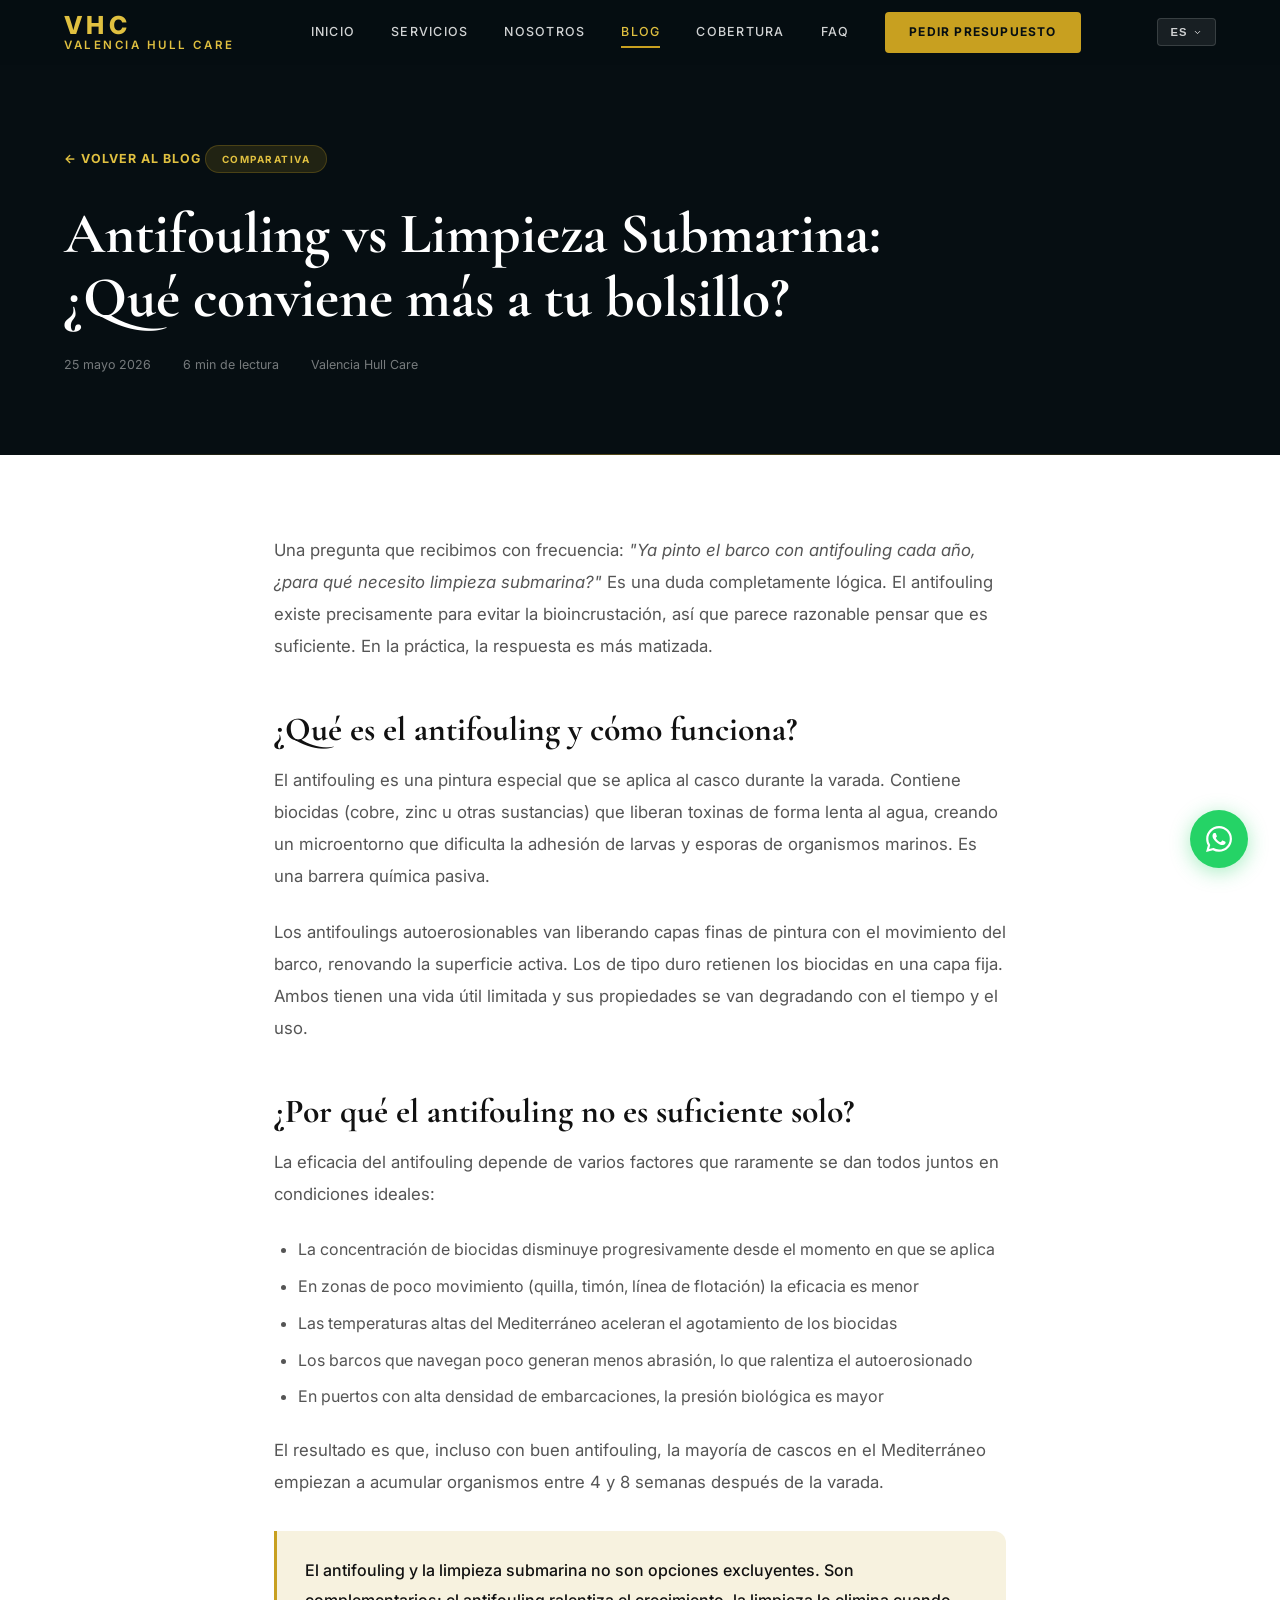
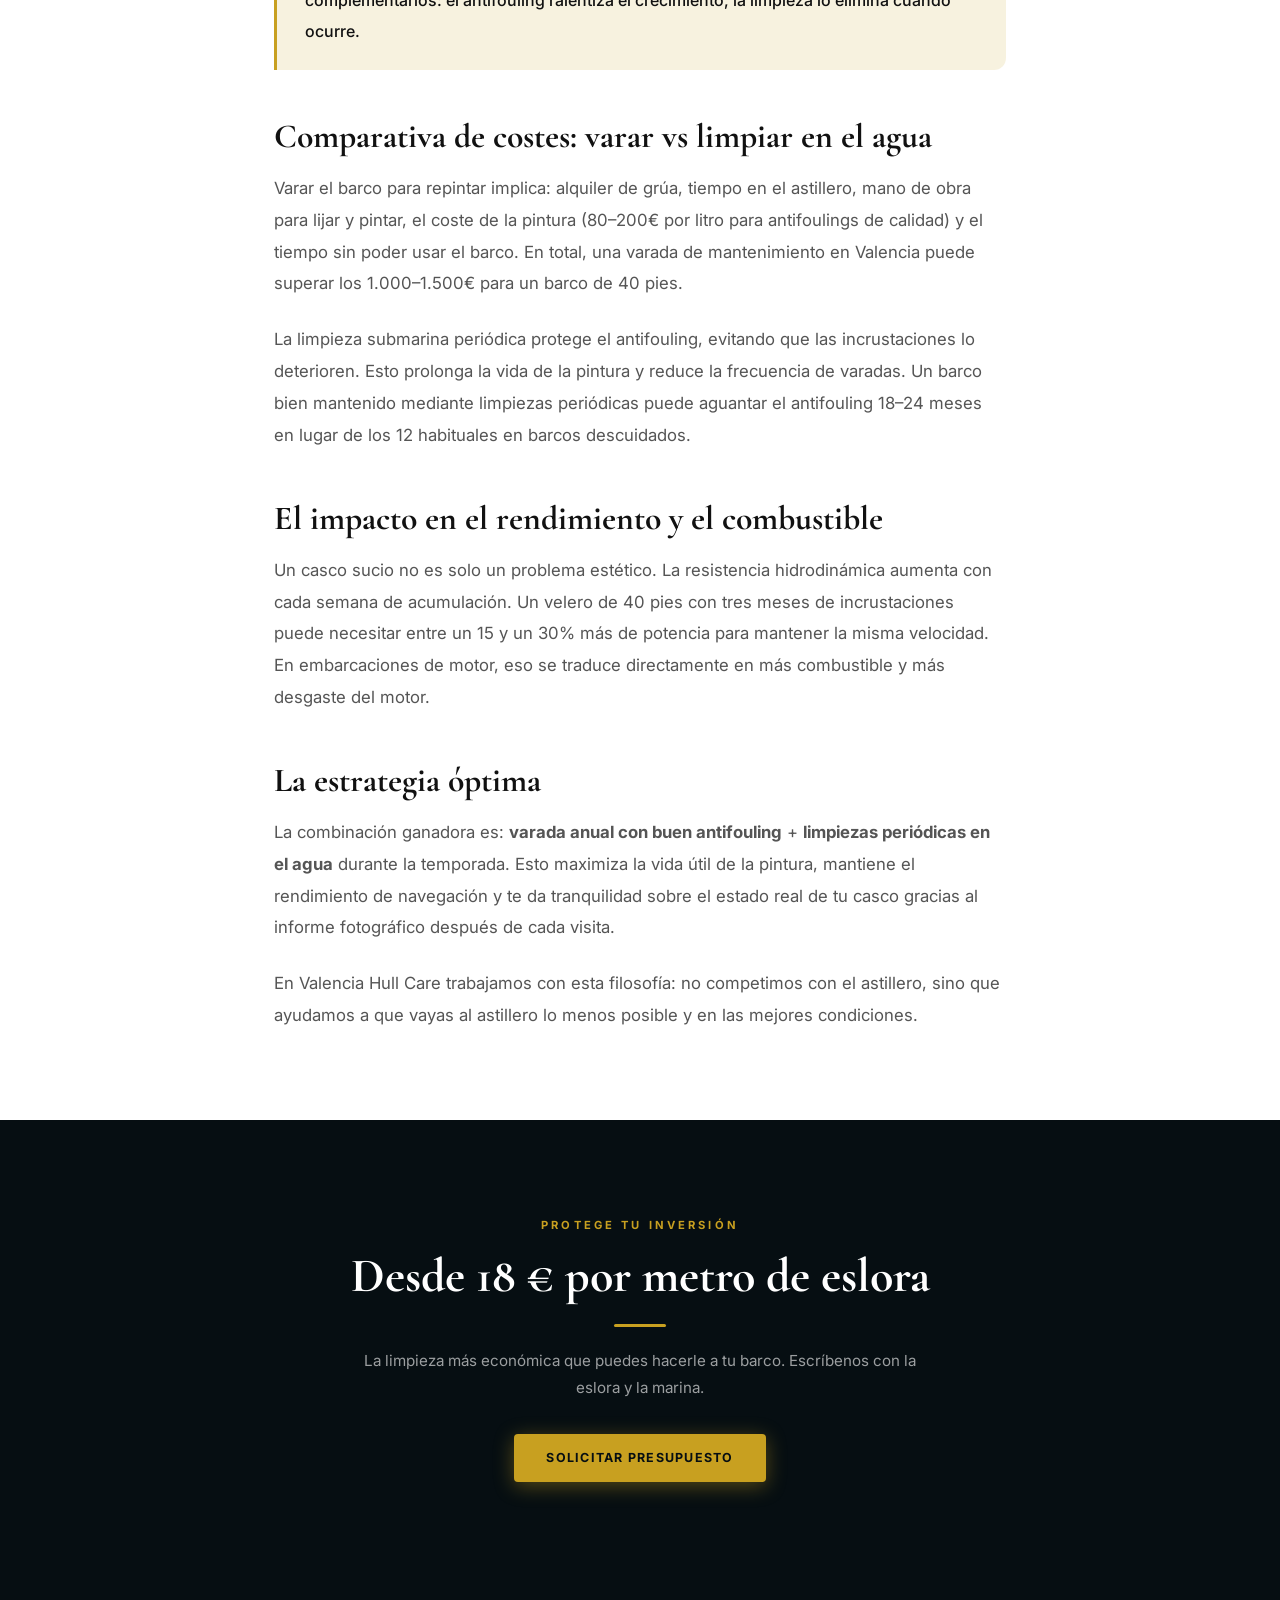
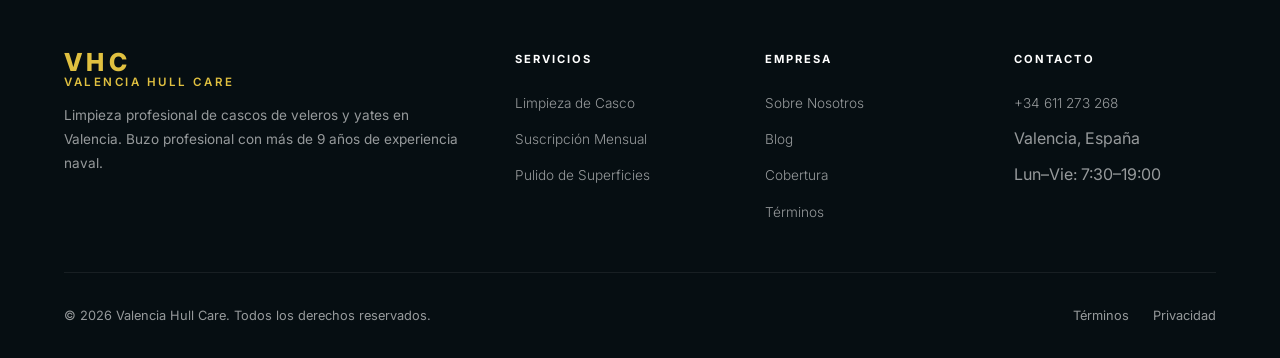
<file: blog/antifouling-vs-limpieza-submarina.html>
<!doctype html>
<html lang="es-ES">
  <head>
    <meta charset="UTF-8" />
    <meta name="viewport" content="width=device-width, initial-scale=1.0" />
    <title>Antifouling vs Limpieza Submarina | Blog Valencia Hull Care</title>
    <meta name="description" content="Comparativa completa entre antifouling y limpieza submarina periódica. Descubre qué conviene más a tu bolsillo y cómo proteger mejor la obra viva de tu embarcación." />
    <meta name="robots" content="index, follow" />
    <link rel="canonical" href="https://limpieza-cascos.vercel.app/blog/antifouling-vs-limpieza-submarina.html" />
    <link rel="icon" type="image/svg+xml" href="../images/vhc.svg" />
    <meta name="theme-color" content="#060e12" />
    <meta property="og:locale" content="es_ES" />
    <meta property="og:site_name" content="Valencia Hull Care" />
    <meta property="og:type" content="article" />
    <meta property="og:url" content="https://limpieza-cascos.vercel.app/blog/antifouling-vs-limpieza-submarina.html" />
    <meta property="og:title" content="Antifouling vs Limpieza Submarina | Blog Valencia Hull Care" />
    <meta property="og:description" content="Comparativa completa entre antifouling y limpieza submarina periódica. Descubre qué conviene más a tu bolsillo y cómo proteger mejor la obra viva de tu embarcación." />
    <meta property="og:image" content="https://limpieza-cascos.vercel.app/images/valencia-hull-care-social.jpg" />
    <meta property="og:image:width" content="1200" />
    <meta property="og:image:height" content="630" />
    <meta property="og:image:alt" content="Ilustración de un buzo limpiando el casco de un velero" />
    <meta name="twitter:card" content="summary_large_image" />
    <link rel="preconnect" href="https://fonts.googleapis.com" />
    <link rel="preconnect" href="https://fonts.gstatic.com" crossorigin />
    <link rel="stylesheet" href="https://fonts.googleapis.com/css2?family=Cormorant+Garamond:ital,wght@0,400..700;1,400..700&amp;family=Inter:wght@300..800&amp;display=swap" />
    <link rel="stylesheet" href="../css/styles.css" />
  </head>
  <body>
    <a class="skip-link" href="#contenido">Saltar al contenido</a>

    <nav class="navbar" id="navbar">
      <div class="container">
        <div class="navbar__inner">
          <a href="../index.html" class="logo">
            <div class="logo__text"><span class="logo__abbr">VHC</span><span class="logo__name">Valencia Hull Care</span></div>
          </a>
          <div class="nav__links">
            <a href="../index.html" class="nav__link">Inicio</a>
            <a href="../services.html" class="nav__link">Servicios</a>
            <a href="../about.html" class="nav__link">Nosotros</a>
            <a href="../blog.html" class="nav__link active">Blog</a>
            <a href="../index.html#cobertura" class="nav__link">Cobertura</a>
            <a href="../index.html#faq" class="nav__link">FAQ</a>
            <a href="https://wa.me/34611273268" target="_blank" rel="noopener noreferrer" class="nav__cta">Pedir Presupuesto</a>
          </div>
          <div class="nav__right">
            <div class="lang-selector notranslate" translate="no">
              <button class="lang-btn" id="langBtn" aria-controls="langDropdown" aria-expanded="false" aria-label="Seleccionar idioma">
                <span id="activeLang">ES</span>
                <svg width="9" height="9" viewBox="0 0 24 24" fill="none" stroke="currentColor" stroke-width="2.5" stroke-linecap="round" stroke-linejoin="round"><polyline points="6 9 12 15 18 9"/></svg>
              </button>
              <div class="lang-dropdown" id="langDropdown">
                <a href="#" class="lang-option" data-lang="es">🇪🇸 ES — Español</a>
                <a href="#" class="lang-option" data-lang="en">🇬🇧 EN — English</a>
                <a href="#" class="lang-option" data-lang="fr">🇫🇷 FR — Français</a>
                <a href="#" class="lang-option" data-lang="it">🇮🇹 IT — Italiano</a>
                <a href="#" class="lang-option" data-lang="de">🇩🇪 DE — Deutsch</a>
              </div>
            </div>
            <button class="nav__toggle" id="navToggle" aria-controls="mobileMenu" aria-expanded="false" aria-label="Abrir menú"><span></span><span></span><span></span></button>
          </div>
        </div>
      </div>
    </nav>

    <nav class="mobile-menu" id="mobileMenu" aria-label="Menú móvil" inert>
      <a href="../index.html">Inicio</a>
      <a href="../services.html">Servicios</a>
      <a href="../about.html">Nosotros</a>
      <a href="../blog.html">Blog</a>
      <a href="../index.html#cobertura">Cobertura</a>
      <a href="../index.html#faq">Preguntas</a>
      <a href="https://wa.me/34611273268" target="_blank" rel="noopener noreferrer" class="mobile-cta">Pedir Presupuesto</a>
      <div class="mobile-lang notranslate" translate="no">
        <a href="#" class="mobile-lang__btn lang-option" data-lang="es">🇪🇸 ES</a>
        <a href="#" class="mobile-lang__btn lang-option" data-lang="en">🇬🇧 EN</a>
        <a href="#" class="mobile-lang__btn lang-option" data-lang="fr">🇫🇷 FR</a>
        <a href="#" class="mobile-lang__btn lang-option" data-lang="it">🇮🇹 IT</a>
        <a href="#" class="mobile-lang__btn lang-option" data-lang="de">🇩🇪 DE</a>
      </div>
    </nav>

    <main id="contenido" tabindex="-1">
    <section class="article-hero">
      <div class="container">
        <a href="../blog.html" class="article-back">← Volver al Blog</a>
        <span class="article-hero__tag">Comparativa</span>
        <h1 class="article-hero__title">Antifouling vs Limpieza Submarina: ¿Qué conviene más a tu bolsillo?</h1>
        <div class="article-hero__meta">
          <span>25 mayo 2026</span>
          <span>6 min de lectura</span>
          <span>Valencia Hull Care</span>
        </div>
      </div>
    </section>

    <div class="article-content">
      <p>
        Una pregunta que recibimos con frecuencia: <em>"Ya pinto el barco con antifouling cada año, ¿para qué necesito limpieza submarina?"</em> Es una duda completamente lógica. El antifouling existe precisamente para evitar la bioincrustación, así que parece razonable pensar que es suficiente. En la práctica, la respuesta es más matizada.
      </p>

      <h2>¿Qué es el antifouling y cómo funciona?</h2>
      <p>
        El antifouling es una pintura especial que se aplica al casco durante la varada. Contiene biocidas (cobre, zinc u otras sustancias) que liberan toxinas de forma lenta al agua, creando un microentorno que dificulta la adhesión de larvas y esporas de organismos marinos. Es una barrera química pasiva.
      </p>
      <p>
        Los antifoulings autoerosionables van liberando capas finas de pintura con el movimiento del barco, renovando la superficie activa. Los de tipo duro retienen los biocidas en una capa fija. Ambos tienen una vida útil limitada y sus propiedades se van degradando con el tiempo y el uso.
      </p>

      <h2>¿Por qué el antifouling no es suficiente solo?</h2>
      <p>
        La eficacia del antifouling depende de varios factores que raramente se dan todos juntos en condiciones ideales:
      </p>
      <ul>
        <li>La concentración de biocidas disminuye progresivamente desde el momento en que se aplica</li>
        <li>En zonas de poco movimiento (quilla, timón, línea de flotación) la eficacia es menor</li>
        <li>Las temperaturas altas del Mediterráneo aceleran el agotamiento de los biocidas</li>
        <li>Los barcos que navegan poco generan menos abrasión, lo que ralentiza el autoerosionado</li>
        <li>En puertos con alta densidad de embarcaciones, la presión biológica es mayor</li>
      </ul>
      <p>
        El resultado es que, incluso con buen antifouling, la mayoría de cascos en el Mediterráneo empiezan a acumular organismos entre 4 y 8 semanas después de la varada.
      </p>

      <div class="article-highlight">
        <p>El antifouling y la limpieza submarina no son opciones excluyentes. Son complementarios: el antifouling ralentiza el crecimiento, la limpieza lo elimina cuando ocurre.</p>
      </div>

      <h2>Comparativa de costes: varar vs limpiar en el agua</h2>
      <p>
        Varar el barco para repintar implica: alquiler de grúa, tiempo en el astillero, mano de obra para lijar y pintar, el coste de la pintura (80–200€ por litro para antifoulings de calidad) y el tiempo sin poder usar el barco. En total, una varada de mantenimiento en Valencia puede superar los 1.000–1.500€ para un barco de 40 pies.
      </p>
      <p>
        La limpieza submarina periódica protege el antifouling, evitando que las incrustaciones lo deterioren. Esto prolonga la vida de la pintura y reduce la frecuencia de varadas. Un barco bien mantenido mediante limpiezas periódicas puede aguantar el antifouling 18–24 meses en lugar de los 12 habituales en barcos descuidados.
      </p>

      <h2>El impacto en el rendimiento y el combustible</h2>
      <p>
        Un casco sucio no es solo un problema estético. La resistencia hidrodinámica aumenta con cada semana de acumulación. Un velero de 40 pies con tres meses de incrustaciones puede necesitar entre un 15 y un 30% más de potencia para mantener la misma velocidad. En embarcaciones de motor, eso se traduce directamente en más combustible y más desgaste del motor.
      </p>

      <h2>La estrategia óptima</h2>
      <p>
        La combinación ganadora es: <strong>varada anual con buen antifouling</strong> + <strong>limpiezas periódicas en el agua</strong> durante la temporada. Esto maximiza la vida útil de la pintura, mantiene el rendimiento de navegación y te da tranquilidad sobre el estado real de tu casco gracias al informe fotográfico después de cada visita.
      </p>
      <p>
        En Valencia Hull Care trabajamos con esta filosofía: no competimos con el astillero, sino que ayudamos a que vayas al astillero lo menos posible y en las mejores condiciones.
      </p>
    </div>

    <section class="section section--dark" style="text-align:center">
      <div class="container" style="max-width:640px">
        <span class="section__label">Protege tu inversión</span>
        <h2 class="section__title" style="color:white">Desde 18 € por metro de eslora</h2>
        <div class="divider"></div>
        <p style="color:rgba(255,255,255,0.6);margin-bottom:2rem;font-size:0.95rem;line-height:1.8">La limpieza más económica que puedes hacerle a tu barco. Escríbenos con la eslora y la marina.</p>
        <a href="https://wa.me/34611273268?text=Hola%20Santiago%2C%20leí%20el%20artículo%20sobre%20antifouling%20y%20quiero%20presupuesto" target="_blank" rel="noopener noreferrer" class="btn btn--primary">Solicitar Presupuesto</a>
      </div>
    </section>

    </main>

    <footer>
      <div class="container">
        <div class="footer__grid">
          <div>
            <div class="logo footer__logo" style="margin-bottom:1rem"><div class="logo__text"><span class="logo__abbr">VHC</span><span class="logo__name">Valencia Hull Care</span></div></div>
            <p class="footer__brand">Limpieza profesional de cascos de veleros y yates en Valencia. Buzo profesional con más de 9 años de experiencia naval.</p>
          </div>
          <div><div class="footer__col-title">Servicios</div><ul class="footer__links"><li><a href="../services.html">Limpieza de Casco</a></li><li><a href="../services.html#suscripcion">Suscripción Mensual</a></li><li><a href="../services.html#pulido">Pulido de Superficies</a></li></ul></div>
          <div><div class="footer__col-title">Empresa</div><ul class="footer__links"><li><a href="../about.html">Sobre Nosotros</a></li><li><a href="../blog.html">Blog</a></li><li><a href="../index.html#cobertura">Cobertura</a></li><li><a href="../terminos.html">Términos</a></li></ul></div>
          <div><div class="footer__col-title">Contacto</div><ul class="footer__links"><li><a href="https://wa.me/34611273268" target="_blank" rel="noopener noreferrer">+34 611 273 268</a></li><li><span>Valencia, España</span></li><li><span>Lun–Vie: 7:30–19:00</span></li></ul></div>
        </div>
        <div class="footer__bottom"><p>&copy; 2026 Valencia Hull Care. Todos los derechos reservados.</p><div class="footer__legal"><a href="../terminos.html">Términos</a><a href="../terminos.html#privacidad">Privacidad</a></div></div>
      </div>
    </footer>

    <a href="https://wa.me/34611273268" target="_blank" rel="noopener noreferrer" class="whatsapp-float" aria-label="WhatsApp">
      <svg viewBox="0 0 24 24" xmlns="http://www.w3.org/2000/svg"><path d="M17.472 14.382c-.297-.149-1.758-.867-2.03-.967-.273-.099-.471-.148-.67.15-.197.297-.767.966-.94 1.164-.173.199-.347.223-.644.075-.297-.15-1.255-.463-2.39-1.475-.883-.788-1.48-1.761-1.653-2.059-.173-.297-.018-.458.13-.606.134-.133.298-.347.446-.52.149-.174.198-.298.298-.497.099-.198.05-.371-.025-.52-.075-.149-.669-1.612-.916-2.207-.242-.579-.487-.5-.669-.51-.173-.008-.371-.01-.57-.01-.198 0-.52.074-.792.372-.272.297-1.04 1.016-1.04 2.479 0 1.462 1.065 2.875 1.213 3.074.149.198 2.096 3.2 5.077 4.487.709.306 1.262.489 1.694.625.712.227 1.36.195 1.871.118.571-.085 1.758-.719 2.006-1.413.248-.694.248-1.289.173-1.413-.074-.124-.272-.198-.57-.347m-5.421 7.403h-.004a9.87 9.87 0 01-5.031-1.378l-.361-.214-3.741.982.998-3.648-.235-.374a9.86 9.86 0 01-1.51-5.26c.001-5.45 4.436-9.884 9.888-9.884 2.64 0 5.122 1.03 6.988 2.898a9.825 9.825 0 012.893 6.994c-.003 5.45-4.437 9.884-9.885 9.884m8.413-18.297A11.815 11.815 0 0012.05 0C5.495 0 .16 5.335.157 11.892c0 2.096.547 4.142 1.588 5.945L.057 24l6.305-1.654a11.882 11.882 0 005.683 1.448h.005c6.554 0 11.89-5.335 11.893-11.893a11.821 11.821 0 00-3.48-8.413Z"/></svg>
    </a>
    <script defer src="../js/main.js"></script>
    <div id="google_translate_element" style="display:none"></div>
    <script>function googleTranslateElementInit(){new google.translate.TranslateElement({pageLanguage:'es',includedLanguages:'es,en,fr,it,de',autoDisplay:false},'google_translate_element');}</script>
    <script async src="https://translate.google.com/translate_a/element.js?cb=googleTranslateElementInit"></script>
  </body>
</html>
</file>
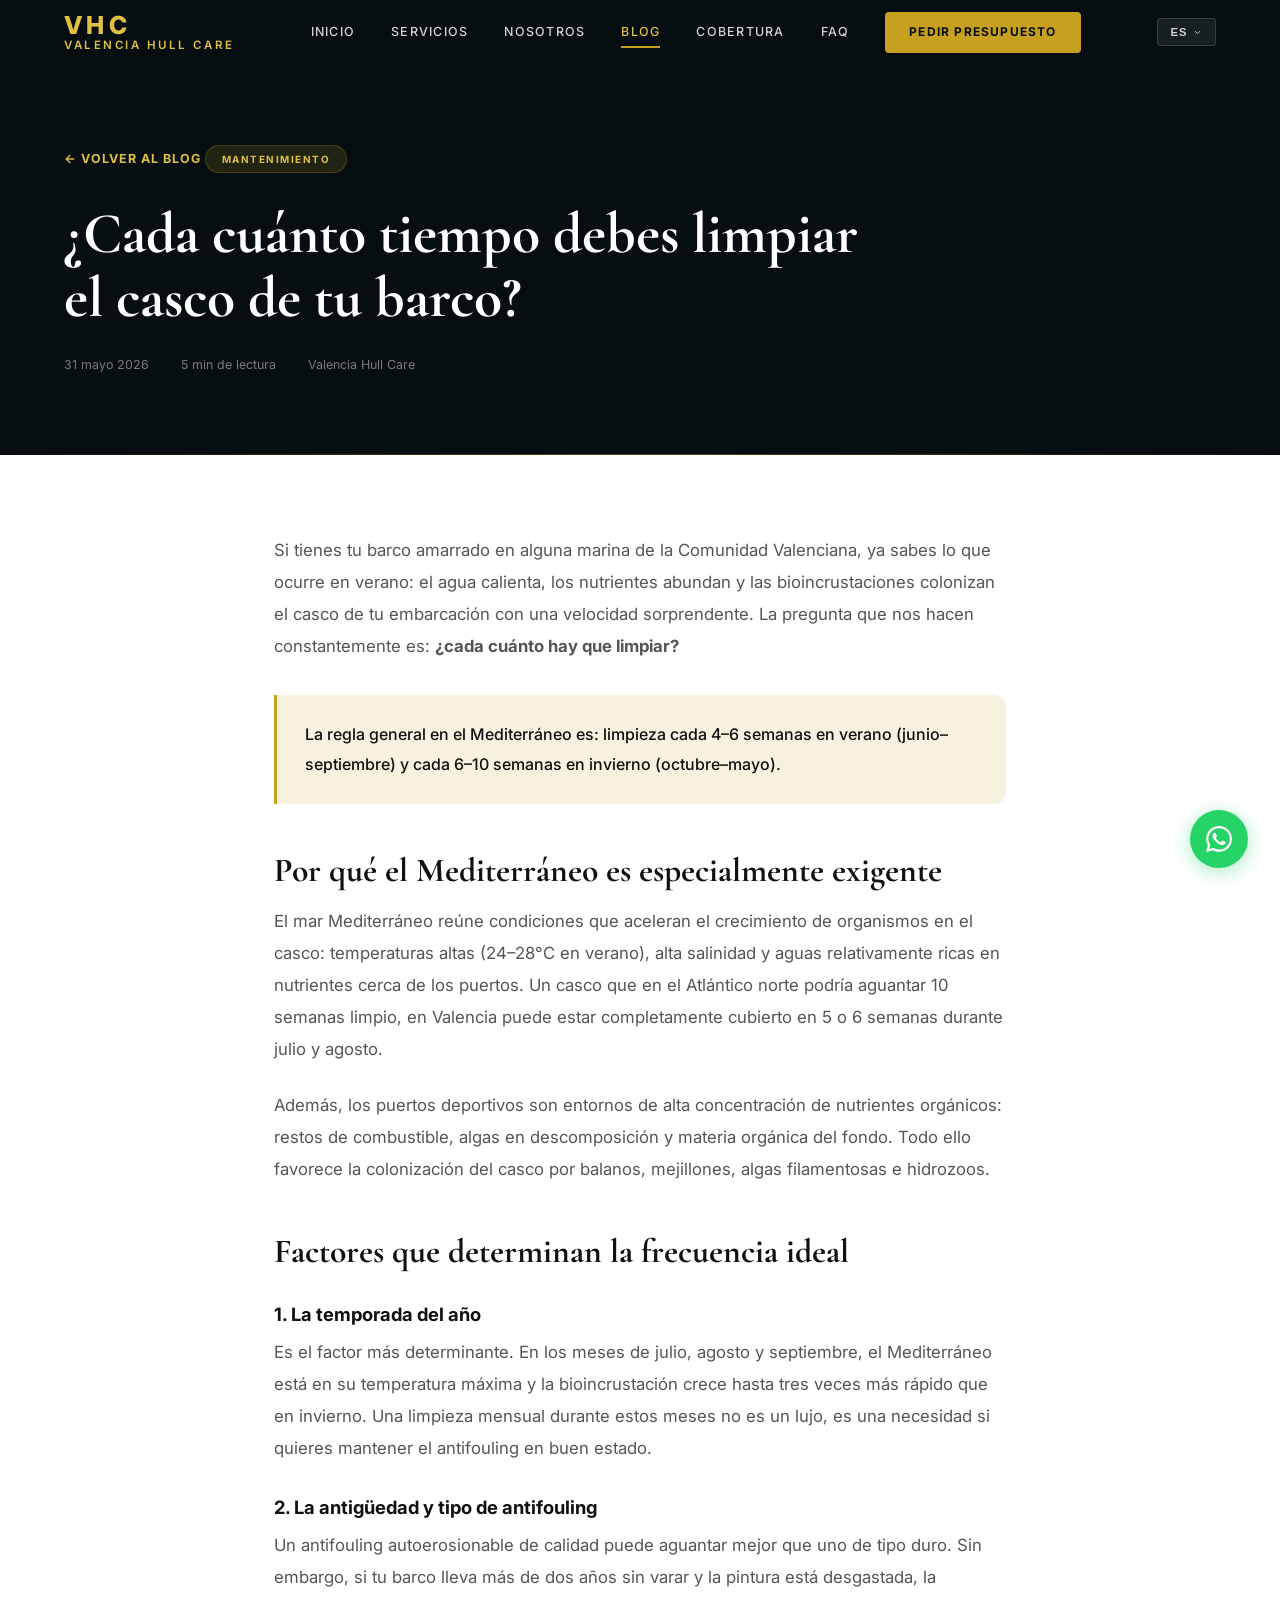
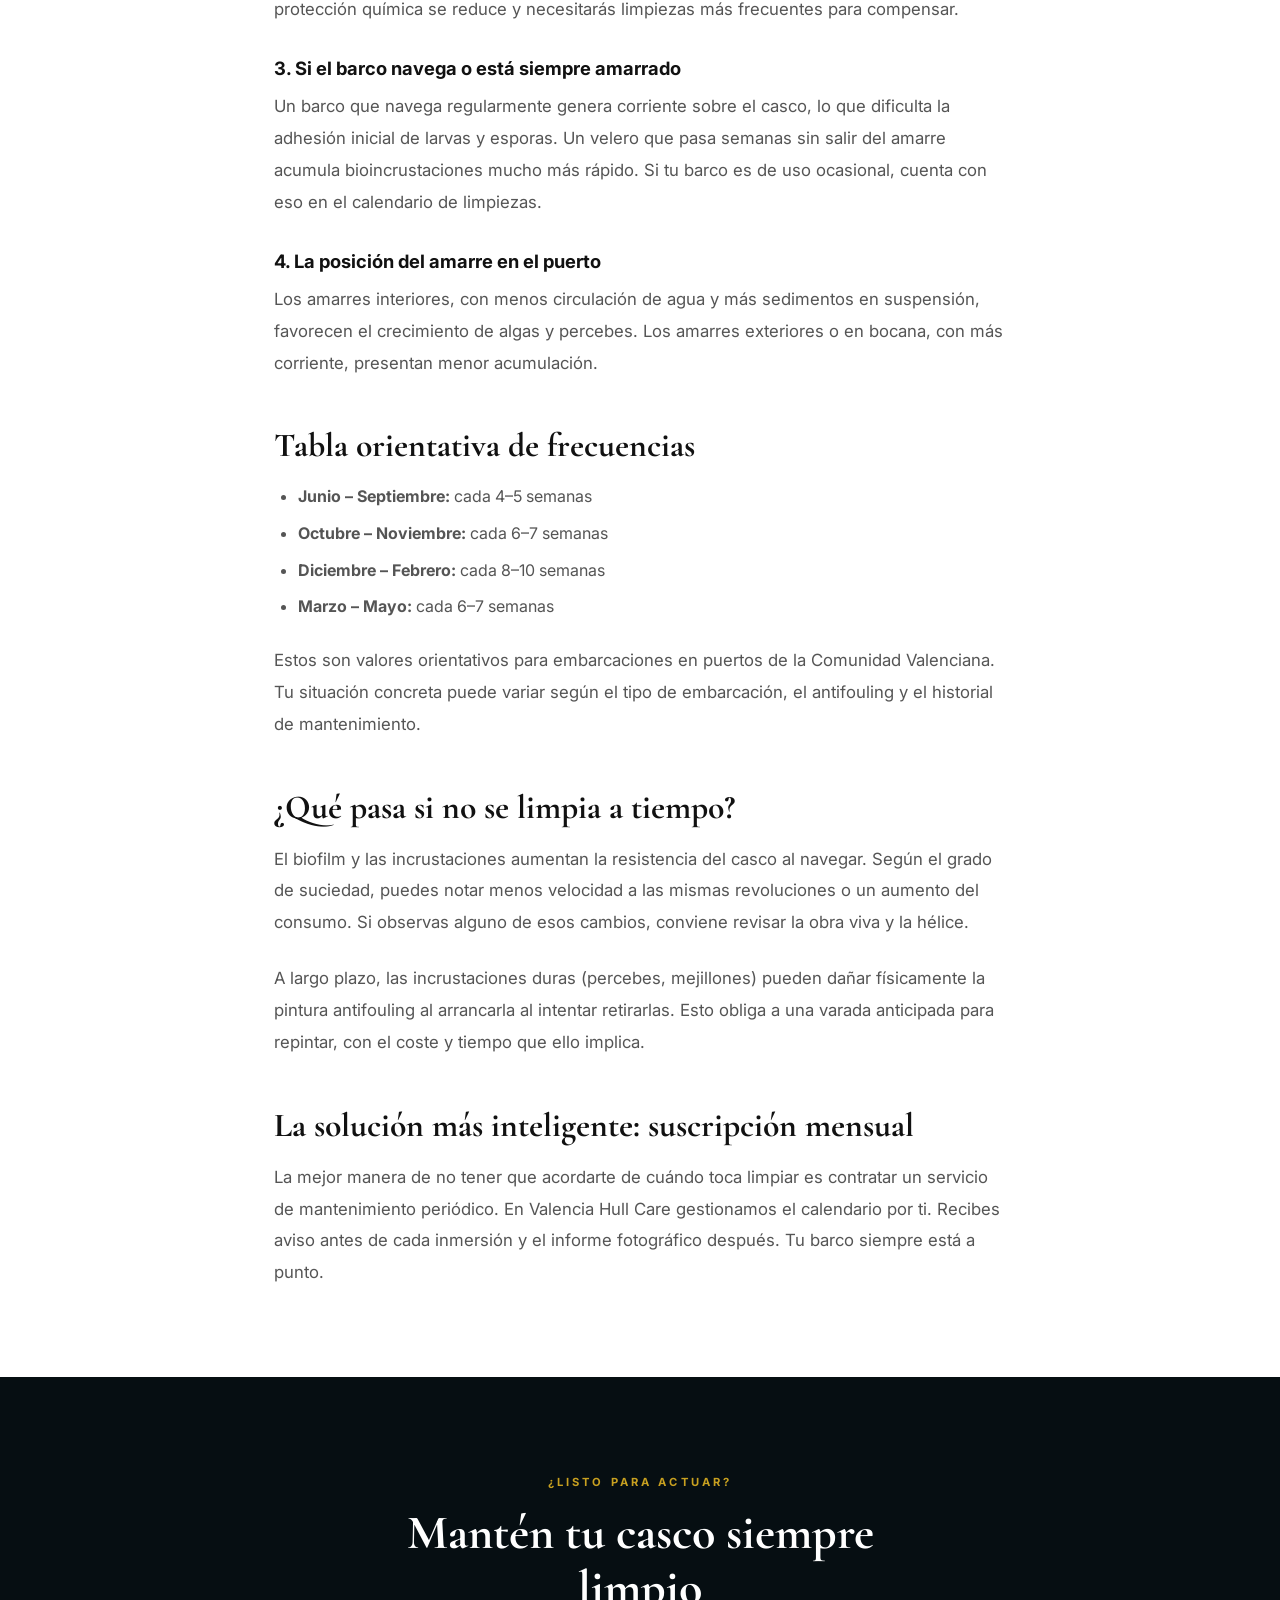
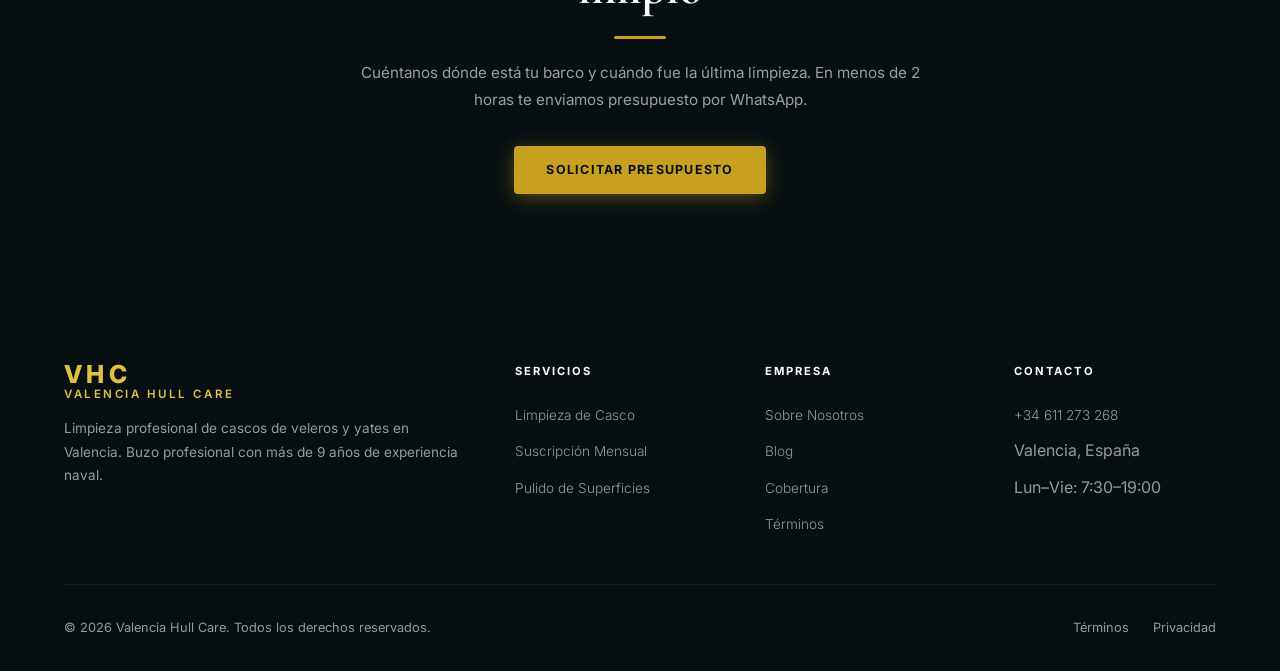
<file: blog/limpieza-casco-frecuencia.html>
<!doctype html>
<html lang="es-ES">
  <head>
    <meta charset="UTF-8" />
    <meta name="viewport" content="width=device-width, initial-scale=1.0" />
    <title>¿Cada cuánto tiempo limpiar el casco? | Blog Valencia Hull Care</title>
    <meta name="description" content="Guía práctica sobre la frecuencia ideal de limpieza del casco en el Mediterráneo. Recomendaciones según temporada, tipo de embarcación y condiciones del puerto." />
    <meta name="robots" content="index, follow" />
    <link rel="canonical" href="https://limpieza-cascos.vercel.app/blog/limpieza-casco-frecuencia.html" />
    <link rel="icon" type="image/svg+xml" href="../images/vhc.svg" />
    <meta name="theme-color" content="#060e12" />
    <meta property="og:locale" content="es_ES" />
    <meta property="og:site_name" content="Valencia Hull Care" />
    <meta property="og:type" content="article" />
    <meta property="og:url" content="https://limpieza-cascos.vercel.app/blog/limpieza-casco-frecuencia.html" />
    <meta property="og:title" content="¿Cada cuánto tiempo limpiar el casco? | Blog Valencia Hull Care" />
    <meta property="og:description" content="Guía práctica sobre la frecuencia ideal de limpieza del casco en el Mediterráneo. Recomendaciones según temporada, tipo de embarcación y condiciones del puerto." />
    <meta property="og:image" content="https://limpieza-cascos.vercel.app/images/valencia-hull-care-social.jpg" />
    <meta property="og:image:width" content="1200" />
    <meta property="og:image:height" content="630" />
    <meta property="og:image:alt" content="Ilustración de un buzo limpiando el casco de un velero" />
    <meta name="twitter:card" content="summary_large_image" />
    <link rel="preconnect" href="https://fonts.googleapis.com" />
    <link rel="preconnect" href="https://fonts.gstatic.com" crossorigin />
    <link rel="stylesheet" href="https://fonts.googleapis.com/css2?family=Cormorant+Garamond:ital,wght@0,400..700;1,400..700&amp;family=Inter:wght@300..800&amp;display=swap" />
    <link rel="stylesheet" href="../css/styles.css" />
  </head>
  <body>
    <a class="skip-link" href="#contenido">Saltar al contenido</a>

    <nav class="navbar" id="navbar">
      <div class="container">
        <div class="navbar__inner">
          <a href="../index.html" class="logo">
            <div class="logo__text">
              <span class="logo__abbr">VHC</span>
              <span class="logo__name">Valencia Hull Care</span>
            </div>
          </a>
          <div class="nav__links">
            <a href="../index.html" class="nav__link">Inicio</a>
            <a href="../services.html" class="nav__link">Servicios</a>
            <a href="../about.html" class="nav__link">Nosotros</a>
            <a href="../blog.html" class="nav__link active">Blog</a>
            <a href="../index.html#cobertura" class="nav__link">Cobertura</a>
            <a href="../index.html#faq" class="nav__link">FAQ</a>
            <a href="https://wa.me/34611273268?text=Hola%20Santiago%2C%20vi%20vuestro%20blog%20y%20quiero%20información" target="_blank" rel="noopener noreferrer" class="nav__cta">Pedir Presupuesto</a>
          </div>
          <div class="nav__right">
            <div class="lang-selector notranslate" translate="no">
              <button class="lang-btn" id="langBtn" aria-controls="langDropdown" aria-expanded="false" aria-label="Seleccionar idioma">
                <span id="activeLang">ES</span>
                <svg width="9" height="9" viewBox="0 0 24 24" fill="none" stroke="currentColor" stroke-width="2.5" stroke-linecap="round" stroke-linejoin="round"><polyline points="6 9 12 15 18 9"/></svg>
              </button>
              <div class="lang-dropdown" id="langDropdown">
                <a href="#" class="lang-option" data-lang="es">🇪🇸 ES — Español</a>
                <a href="#" class="lang-option" data-lang="en">🇬🇧 EN — English</a>
                <a href="#" class="lang-option" data-lang="fr">🇫🇷 FR — Français</a>
                <a href="#" class="lang-option" data-lang="it">🇮🇹 IT — Italiano</a>
                <a href="#" class="lang-option" data-lang="de">🇩🇪 DE — Deutsch</a>
              </div>
            </div>
            <button class="nav__toggle" id="navToggle" aria-controls="mobileMenu" aria-expanded="false" aria-label="Abrir menú"><span></span><span></span><span></span></button>
          </div>
        </div>
      </div>
    </nav>

    <nav class="mobile-menu" id="mobileMenu" aria-label="Menú móvil" inert>
      <a href="../index.html">Inicio</a>
      <a href="../services.html">Servicios</a>
      <a href="../about.html">Nosotros</a>
      <a href="../blog.html">Blog</a>
      <a href="../index.html#cobertura">Cobertura</a>
      <a href="../index.html#faq">Preguntas</a>
      <a href="https://wa.me/34611273268" target="_blank" rel="noopener noreferrer" class="mobile-cta">Pedir Presupuesto</a>
      <div class="mobile-lang notranslate" translate="no">
        <a href="#" class="mobile-lang__btn lang-option" data-lang="es">🇪🇸 ES</a>
        <a href="#" class="mobile-lang__btn lang-option" data-lang="en">🇬🇧 EN</a>
        <a href="#" class="mobile-lang__btn lang-option" data-lang="fr">🇫🇷 FR</a>
        <a href="#" class="mobile-lang__btn lang-option" data-lang="it">🇮🇹 IT</a>
        <a href="#" class="mobile-lang__btn lang-option" data-lang="de">🇩🇪 DE</a>
      </div>
    </nav>

    <!-- ARTICLE HERO -->
    <main id="contenido" tabindex="-1">
    <section class="article-hero">
      <div class="container">
        <a href="../blog.html" class="article-back">← Volver al Blog</a>
        <span class="article-hero__tag">Mantenimiento</span>
        <h1 class="article-hero__title">¿Cada cuánto tiempo debes limpiar el casco de tu barco?</h1>
        <div class="article-hero__meta">
          <span>31 mayo 2026</span>
          <span>5 min de lectura</span>
          <span>Valencia Hull Care</span>
        </div>
      </div>
    </section>

    <!-- ARTICLE CONTENT -->
    <div class="article-content">
      <p>
        Si tienes tu barco amarrado en alguna marina de la Comunidad Valenciana, ya sabes lo que ocurre en verano: el agua calienta, los nutrientes abundan y las bioincrustaciones colonizan el casco de tu embarcación con una velocidad sorprendente. La pregunta que nos hacen constantemente es: <strong>¿cada cuánto hay que limpiar?</strong>
      </p>

      <div class="article-highlight">
        <p>La regla general en el Mediterráneo es: limpieza cada 4–6 semanas en verano (junio–septiembre) y cada 6–10 semanas en invierno (octubre–mayo).</p>
      </div>

      <h2>Por qué el Mediterráneo es especialmente exigente</h2>
      <p>
        El mar Mediterráneo reúne condiciones que aceleran el crecimiento de organismos en el casco: temperaturas altas (24–28°C en verano), alta salinidad y aguas relativamente ricas en nutrientes cerca de los puertos. Un casco que en el Atlántico norte podría aguantar 10 semanas limpio, en Valencia puede estar completamente cubierto en 5 o 6 semanas durante julio y agosto.
      </p>
      <p>
        Además, los puertos deportivos son entornos de alta concentración de nutrientes orgánicos: restos de combustible, algas en descomposición y materia orgánica del fondo. Todo ello favorece la colonización del casco por balanos, mejillones, algas filamentosas e hidrozoos.
      </p>

      <h2>Factores que determinan la frecuencia ideal</h2>
      <h3>1. La temporada del año</h3>
      <p>
        Es el factor más determinante. En los meses de julio, agosto y septiembre, el Mediterráneo está en su temperatura máxima y la bioincrustación crece hasta tres veces más rápido que en invierno. Una limpieza mensual durante estos meses no es un lujo, es una necesidad si quieres mantener el antifouling en buen estado.
      </p>
      <h3>2. La antigüedad y tipo de antifouling</h3>
      <p>
        Un antifouling autoerosionable de calidad puede aguantar mejor que uno de tipo duro. Sin embargo, si tu barco lleva más de dos años sin varar y la pintura está desgastada, la protección química se reduce y necesitarás limpiezas más frecuentes para compensar.
      </p>
      <h3>3. Si el barco navega o está siempre amarrado</h3>
      <p>
        Un barco que navega regularmente genera corriente sobre el casco, lo que dificulta la adhesión inicial de larvas y esporas. Un velero que pasa semanas sin salir del amarre acumula bioincrustaciones mucho más rápido. Si tu barco es de uso ocasional, cuenta con eso en el calendario de limpiezas.
      </p>
      <h3>4. La posición del amarre en el puerto</h3>
      <p>
        Los amarres interiores, con menos circulación de agua y más sedimentos en suspensión, favorecen el crecimiento de algas y percebes. Los amarres exteriores o en bocana, con más corriente, presentan menor acumulación.
      </p>

      <h2>Tabla orientativa de frecuencias</h2>
      <ul>
        <li><strong>Junio – Septiembre:</strong> cada 4–5 semanas</li>
        <li><strong>Octubre – Noviembre:</strong> cada 6–7 semanas</li>
        <li><strong>Diciembre – Febrero:</strong> cada 8–10 semanas</li>
        <li><strong>Marzo – Mayo:</strong> cada 6–7 semanas</li>
      </ul>
      <p>
        Estos son valores orientativos para embarcaciones en puertos de la Comunidad Valenciana. Tu situación concreta puede variar según el tipo de embarcación, el antifouling y el historial de mantenimiento.
      </p>

      <h2>¿Qué pasa si no se limpia a tiempo?</h2>
      <p>
        El biofilm y las incrustaciones aumentan la resistencia del casco al navegar. Según el grado de suciedad, puedes notar menos velocidad a las mismas revoluciones o un aumento del consumo. Si observas alguno de esos cambios, conviene revisar la obra viva y la hélice.
      </p>
      <p>
        A largo plazo, las incrustaciones duras (percebes, mejillones) pueden dañar físicamente la pintura antifouling al arrancarla al intentar retirarlas. Esto obliga a una varada anticipada para repintar, con el coste y tiempo que ello implica.
      </p>

      <h2>La solución más inteligente: suscripción mensual</h2>
      <p>
        La mejor manera de no tener que acordarte de cuándo toca limpiar es contratar un servicio de mantenimiento periódico. En Valencia Hull Care gestionamos el calendario por ti. Recibes aviso antes de cada inmersión y el informe fotográfico después. Tu barco siempre está a punto.
      </p>
    </div>

    <!-- CTA -->
    <section class="section section--dark" style="text-align:center">
      <div class="container" style="max-width:640px">
        <span class="section__label">¿Listo para actuar?</span>
        <h2 class="section__title" style="color:white">Mantén tu casco siempre limpio</h2>
        <div class="divider"></div>
        <p style="color:rgba(255,255,255,0.6);margin-bottom:2rem;font-size:0.95rem;line-height:1.8">
          Cuéntanos dónde está tu barco y cuándo fue la última limpieza. En menos de 2 horas te enviamos presupuesto por WhatsApp.
        </p>
        <a href="https://wa.me/34611273268?text=Hola%20Santiago%2C%20leí%20el%20artículo%20sobre%20frecuencia%20de%20limpieza%20y%20quiero%20información" target="_blank" rel="noopener noreferrer" class="btn btn--primary">
          Solicitar Presupuesto
        </a>
      </div>
    </section>

    <!-- FOOTER -->
    </main>

    <footer>
      <div class="container">
        <div class="footer__grid">
          <div>
            <div class="logo footer__logo" style="margin-bottom:1rem">
              <div class="logo__text"><span class="logo__abbr">VHC</span><span class="logo__name">Valencia Hull Care</span></div>
            </div>
            <p class="footer__brand">Limpieza profesional de cascos de veleros y yates en Valencia. Buzo profesional con más de 9 años de experiencia naval.</p>
          </div>
          <div>
            <div class="footer__col-title">Servicios</div>
            <ul class="footer__links">
              <li><a href="../services.html">Limpieza de Casco</a></li>
              <li><a href="../services.html#suscripcion">Suscripción Mensual</a></li>
              <li><a href="../services.html#pulido">Pulido de Superficies</a></li>
            </ul>
          </div>
          <div>
            <div class="footer__col-title">Empresa</div>
            <ul class="footer__links">
              <li><a href="../about.html">Sobre Nosotros</a></li>
              <li><a href="../blog.html">Blog</a></li>
              <li><a href="../index.html#cobertura">Cobertura</a></li>
              <li><a href="../terminos.html">Términos</a></li>
            </ul>
          </div>
          <div>
            <div class="footer__col-title">Contacto</div>
            <ul class="footer__links">
              <li><a href="https://wa.me/34611273268" target="_blank" rel="noopener noreferrer">+34 611 273 268</a></li>
              <li><span>Valencia, España</span></li>
              <li><span>Lun–Vie: 7:30–19:00</span></li>
            </ul>
          </div>
        </div>
        <div class="footer__bottom">
          <p>&copy; 2026 Valencia Hull Care. Todos los derechos reservados.</p>
          <div class="footer__legal">
            <a href="../terminos.html">Términos</a>
            <a href="../terminos.html#privacidad">Privacidad</a>
          </div>
        </div>
      </div>
    </footer>

    <a href="https://wa.me/34611273268" target="_blank" rel="noopener noreferrer" class="whatsapp-float" aria-label="WhatsApp">
      <svg viewBox="0 0 24 24" xmlns="http://www.w3.org/2000/svg"><path d="M17.472 14.382c-.297-.149-1.758-.867-2.03-.967-.273-.099-.471-.148-.67.15-.197.297-.767.966-.94 1.164-.173.199-.347.223-.644.075-.297-.15-1.255-.463-2.39-1.475-.883-.788-1.48-1.761-1.653-2.059-.173-.297-.018-.458.13-.606.134-.133.298-.347.446-.52.149-.174.198-.298.298-.497.099-.198.05-.371-.025-.52-.075-.149-.669-1.612-.916-2.207-.242-.579-.487-.5-.669-.51-.173-.008-.371-.01-.57-.01-.198 0-.52.074-.792.372-.272.297-1.04 1.016-1.04 2.479 0 1.462 1.065 2.875 1.213 3.074.149.198 2.096 3.2 5.077 4.487.709.306 1.262.489 1.694.625.712.227 1.36.195 1.871.118.571-.085 1.758-.719 2.006-1.413.248-.694.248-1.289.173-1.413-.074-.124-.272-.198-.57-.347m-5.421 7.403h-.004a9.87 9.87 0 01-5.031-1.378l-.361-.214-3.741.982.998-3.648-.235-.374a9.86 9.86 0 01-1.51-5.26c.001-5.45 4.436-9.884 9.888-9.884 2.64 0 5.122 1.03 6.988 2.898a9.825 9.825 0 012.893 6.994c-.003 5.45-4.437 9.884-9.885 9.884m8.413-18.297A11.815 11.815 0 0012.05 0C5.495 0 .16 5.335.157 11.892c0 2.096.547 4.142 1.588 5.945L.057 24l6.305-1.654a11.882 11.882 0 005.683 1.448h.005c6.554 0 11.89-5.335 11.893-11.893a11.821 11.821 0 00-3.48-8.413Z"/></svg>
    </a>

    <script defer src="../js/main.js"></script>
    <div id="google_translate_element" style="display:none"></div>
    <script>function googleTranslateElementInit(){new google.translate.TranslateElement({pageLanguage:'es',includedLanguages:'es,en,fr,it,de',autoDisplay:false},'google_translate_element');}</script>
    <script async src="https://translate.google.com/translate_a/element.js?cb=googleTranslateElementInit"></script>
  </body>
</html>
</file>
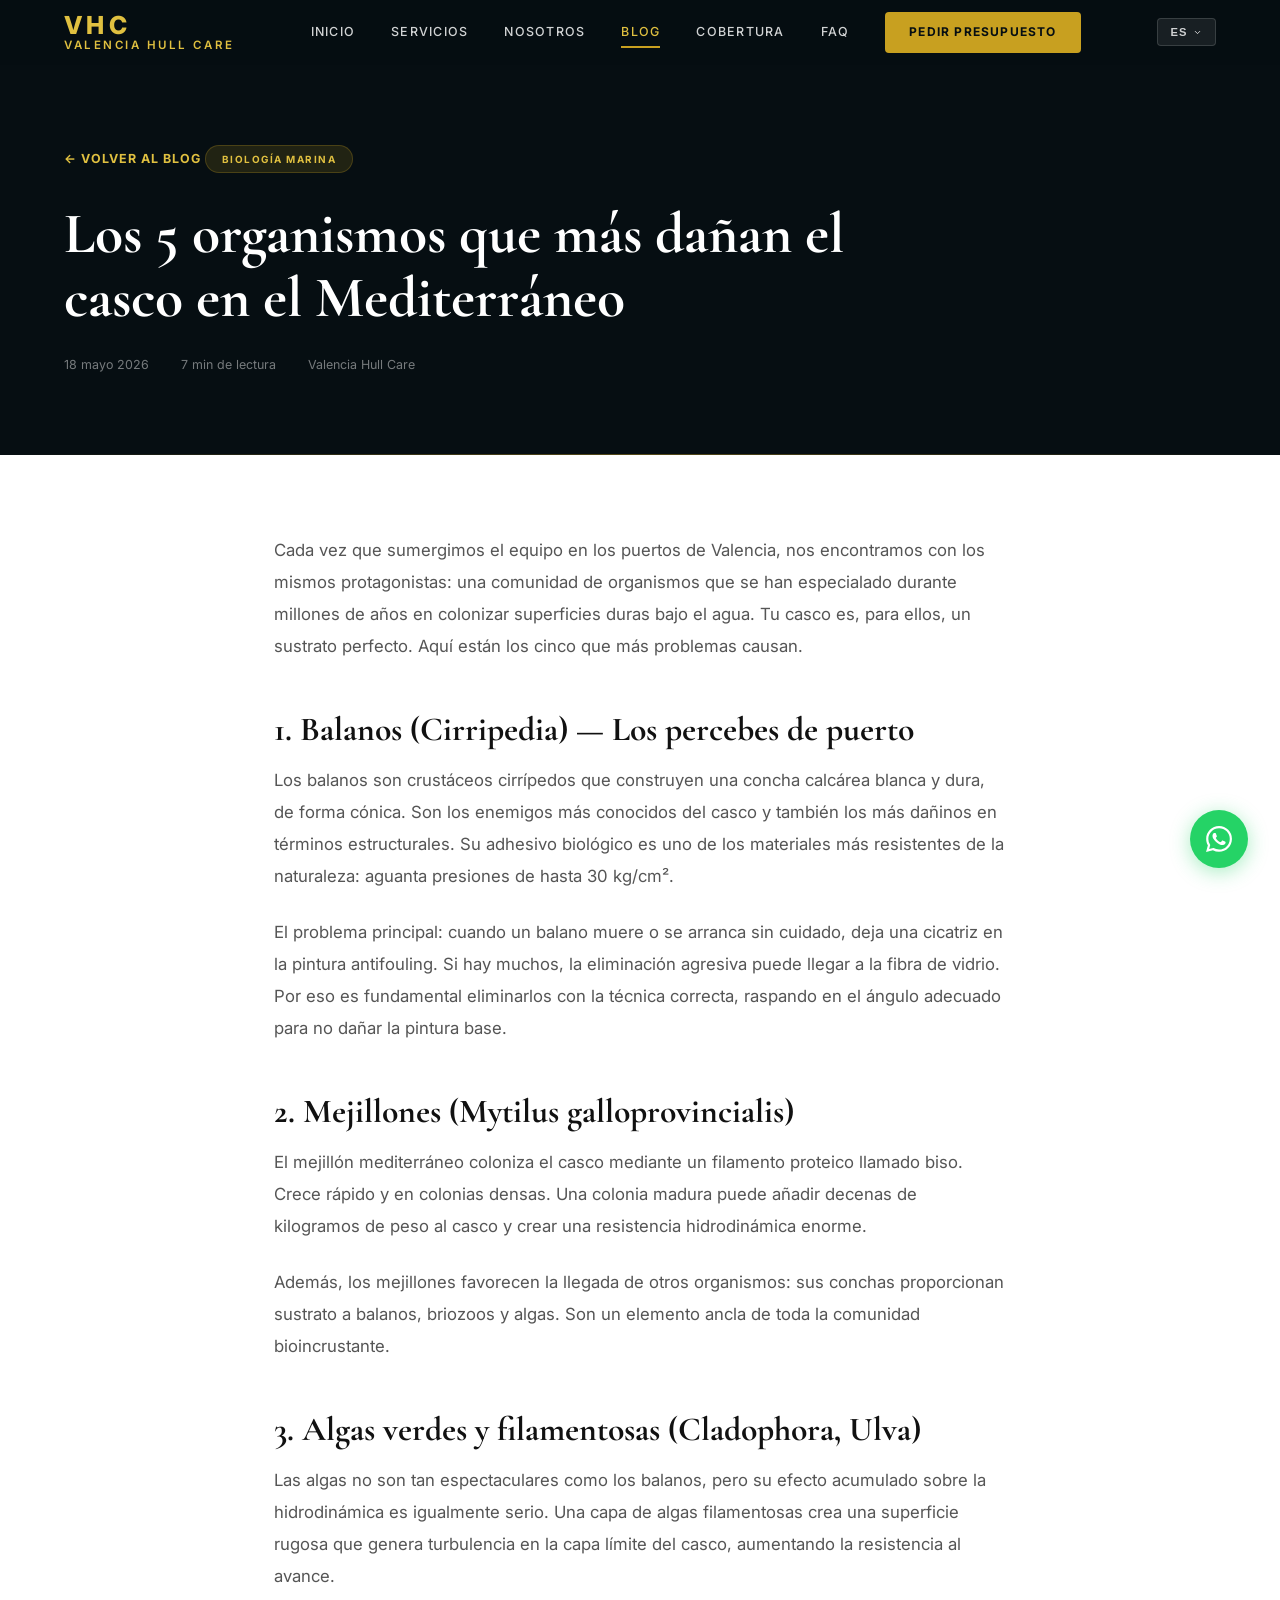
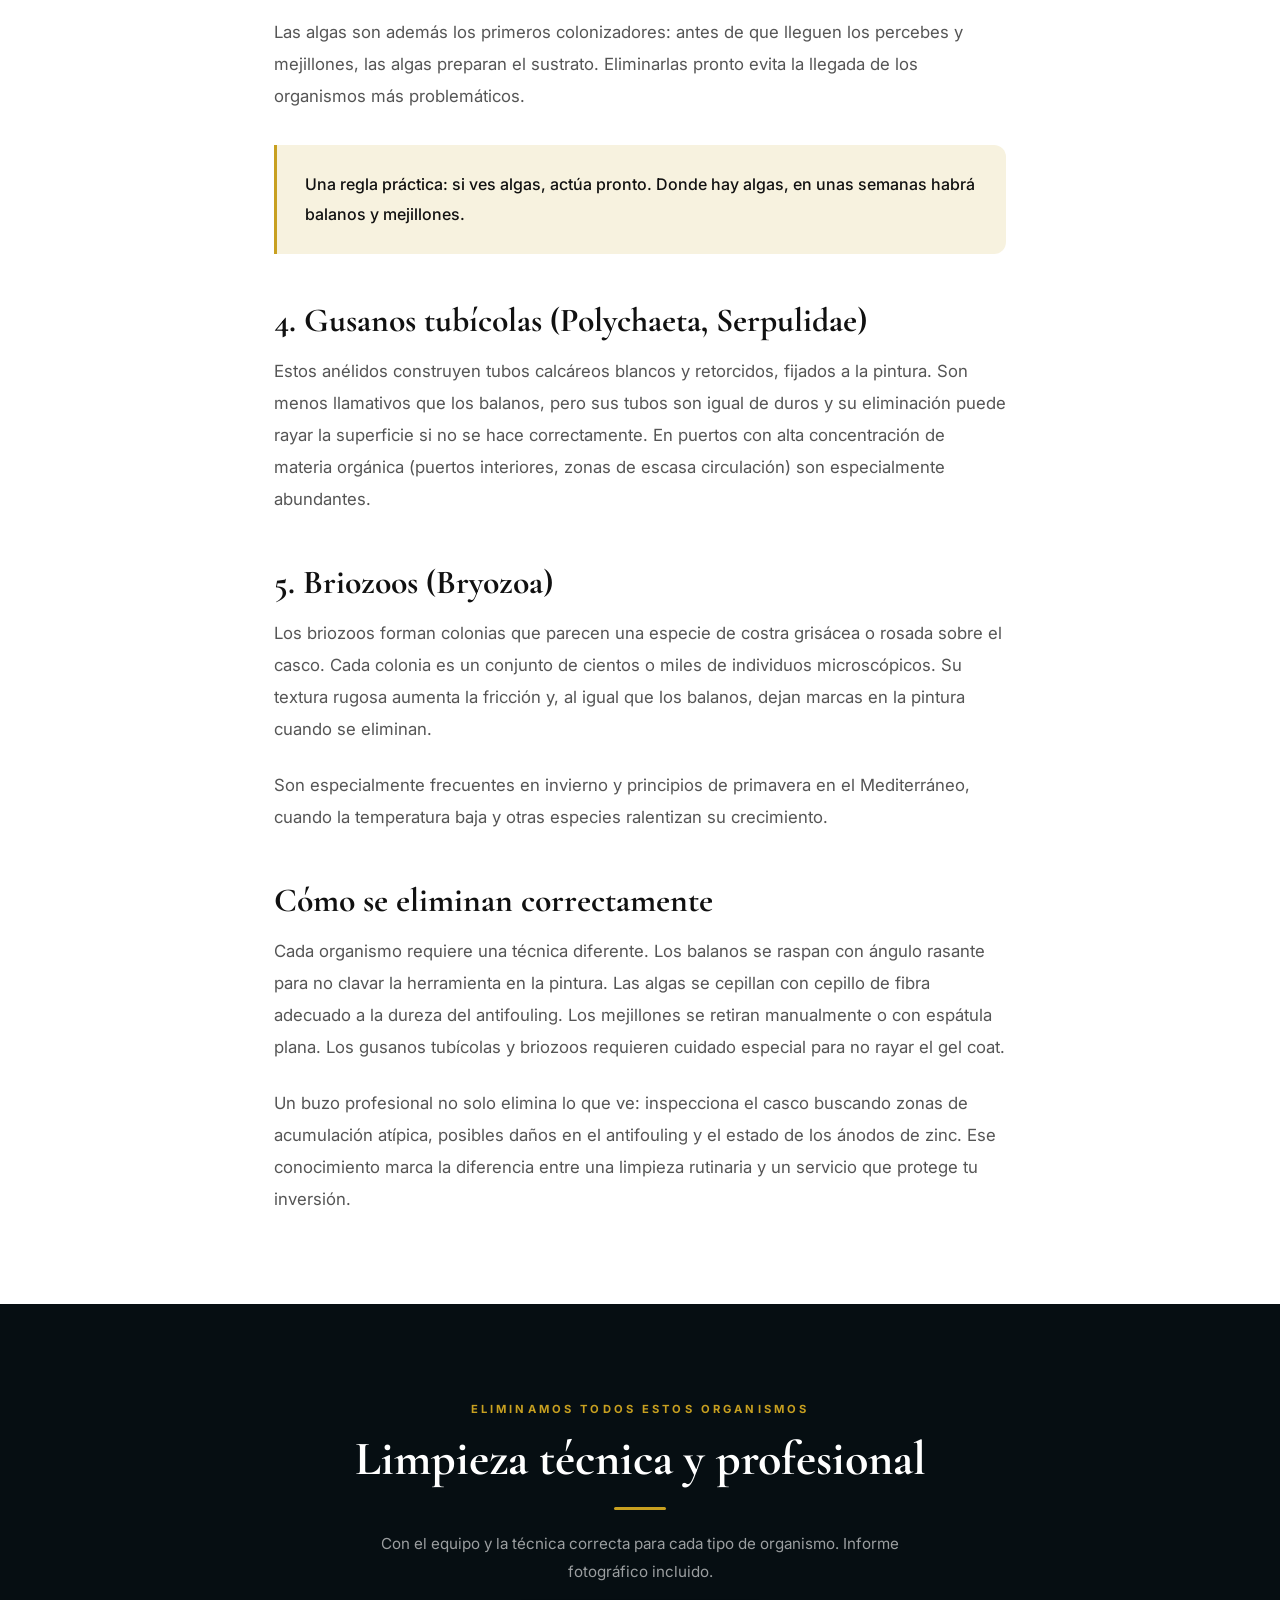
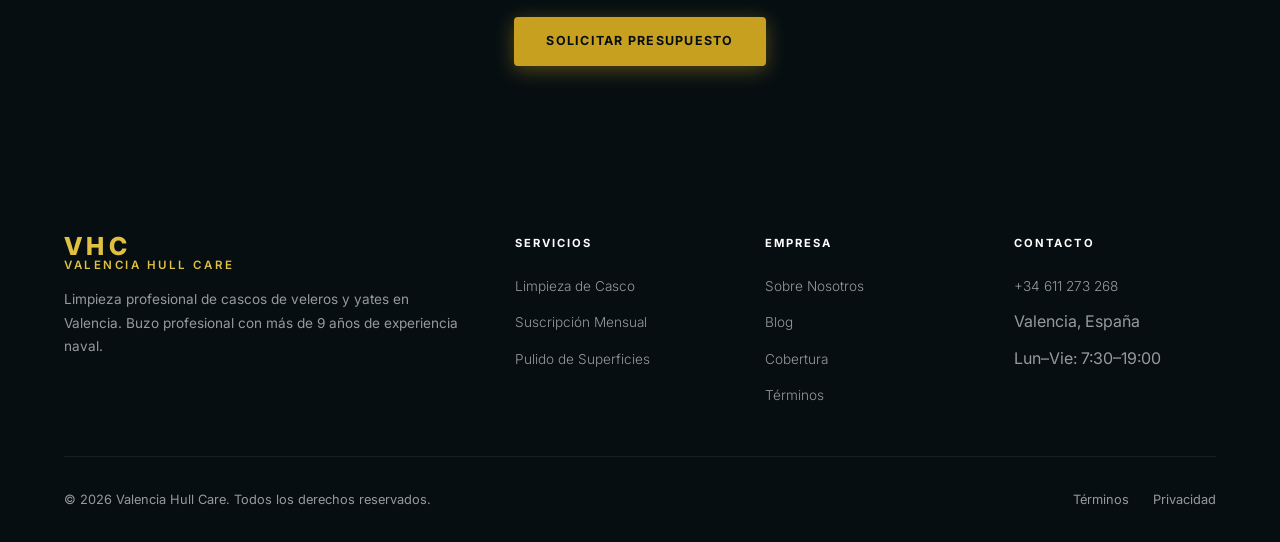
<file: blog/organismos-danan-casco-mediterraneo.html>
<!doctype html>
<html lang="es-ES">
  <head>
    <meta charset="UTF-8" />
    <meta name="viewport" content="width=device-width, initial-scale=1.0" />
    <title>5 Organismos que Dañan el Casco en el Mediterráneo | Blog Valencia Hull Care</title>
    <meta name="description" content="Conoce los cinco organismos marinos que más daño causan al casco de tu embarcación en el Mediterráneo y cómo eliminarlos correctamente." />
    <meta name="robots" content="index, follow" />
    <link rel="canonical" href="https://limpieza-cascos.vercel.app/blog/organismos-danan-casco-mediterraneo.html" />
    <link rel="icon" type="image/svg+xml" href="../images/vhc.svg" />
    <meta name="theme-color" content="#060e12" />
    <meta property="og:locale" content="es_ES" />
    <meta property="og:site_name" content="Valencia Hull Care" />
    <meta property="og:type" content="article" />
    <meta property="og:url" content="https://limpieza-cascos.vercel.app/blog/organismos-danan-casco-mediterraneo.html" />
    <meta property="og:title" content="5 Organismos que Dañan el Casco en el Mediterráneo | Blog Valencia Hull Care" />
    <meta property="og:description" content="Conoce los cinco organismos marinos que más daño causan al casco de tu embarcación en el Mediterráneo y cómo eliminarlos correctamente." />
    <meta property="og:image" content="https://limpieza-cascos.vercel.app/images/valencia-hull-care-social.jpg" />
    <meta property="og:image:width" content="1200" />
    <meta property="og:image:height" content="630" />
    <meta property="og:image:alt" content="Ilustración de un buzo limpiando el casco de un velero" />
    <meta name="twitter:card" content="summary_large_image" />
    <link rel="preconnect" href="https://fonts.googleapis.com" />
    <link rel="preconnect" href="https://fonts.gstatic.com" crossorigin />
    <link rel="stylesheet" href="https://fonts.googleapis.com/css2?family=Cormorant+Garamond:ital,wght@0,400..700;1,400..700&amp;family=Inter:wght@300..800&amp;display=swap" />
    <link rel="stylesheet" href="../css/styles.css" />
  </head>
  <body>
    <a class="skip-link" href="#contenido">Saltar al contenido</a>

    <nav class="navbar" id="navbar">
      <div class="container">
        <div class="navbar__inner">
          <a href="../index.html" class="logo"><div class="logo__text"><span class="logo__abbr">VHC</span><span class="logo__name">Valencia Hull Care</span></div></a>
          <div class="nav__links">
            <a href="../index.html" class="nav__link">Inicio</a>
            <a href="../services.html" class="nav__link">Servicios</a>
            <a href="../about.html" class="nav__link">Nosotros</a>
            <a href="../blog.html" class="nav__link active">Blog</a>
            <a href="../index.html#cobertura" class="nav__link">Cobertura</a>
            <a href="../index.html#faq" class="nav__link">FAQ</a>
            <a href="https://wa.me/34611273268" target="_blank" rel="noopener noreferrer" class="nav__cta">Pedir Presupuesto</a>
          </div>
          <div class="nav__right">
            <div class="lang-selector notranslate" translate="no">
              <button class="lang-btn" id="langBtn" aria-controls="langDropdown" aria-expanded="false" aria-label="Seleccionar idioma"><span id="activeLang">ES</span><svg width="9" height="9" viewBox="0 0 24 24" fill="none" stroke="currentColor" stroke-width="2.5" stroke-linecap="round" stroke-linejoin="round"><polyline points="6 9 12 15 18 9"/></svg></button>
              <div class="lang-dropdown" id="langDropdown">
                <a href="#" class="lang-option" data-lang="es">🇪🇸 ES — Español</a>
                <a href="#" class="lang-option" data-lang="en">🇬🇧 EN — English</a>
                <a href="#" class="lang-option" data-lang="fr">🇫🇷 FR — Français</a>
                <a href="#" class="lang-option" data-lang="it">🇮🇹 IT — Italiano</a>
                <a href="#" class="lang-option" data-lang="de">🇩🇪 DE — Deutsch</a>
              </div>
            </div>
            <button class="nav__toggle" id="navToggle" aria-controls="mobileMenu" aria-expanded="false" aria-label="Abrir menú"><span></span><span></span><span></span></button>
          </div>
        </div>
      </div>
    </nav>

    <nav class="mobile-menu" id="mobileMenu" aria-label="Menú móvil" inert>
      <a href="../index.html">Inicio</a><a href="../services.html">Servicios</a><a href="../about.html">Nosotros</a><a href="../blog.html">Blog</a><a href="../index.html#cobertura">Cobertura</a><a href="../index.html#faq">Preguntas</a>
      <a href="https://wa.me/34611273268" target="_blank" rel="noopener noreferrer" class="mobile-cta">Pedir Presupuesto</a>
      <div class="mobile-lang notranslate" translate="no"><a href="#" class="mobile-lang__btn lang-option" data-lang="es">🇪🇸 ES</a><a href="#" class="mobile-lang__btn lang-option" data-lang="en">🇬🇧 EN</a><a href="#" class="mobile-lang__btn lang-option" data-lang="fr">🇫🇷 FR</a><a href="#" class="mobile-lang__btn lang-option" data-lang="it">🇮🇹 IT</a><a href="#" class="mobile-lang__btn lang-option" data-lang="de">🇩🇪 DE</a></div>
    </nav>

    <main id="contenido" tabindex="-1">
    <section class="article-hero">
      <div class="container">
        <a href="../blog.html" class="article-back">← Volver al Blog</a>
        <span class="article-hero__tag">Biología Marina</span>
        <h1 class="article-hero__title">Los 5 organismos que más dañan el casco en el Mediterráneo</h1>
        <div class="article-hero__meta">
          <span>18 mayo 2026</span>
          <span>7 min de lectura</span>
          <span>Valencia Hull Care</span>
        </div>
      </div>
    </section>

    <div class="article-content">
      <p>
        Cada vez que sumergimos el equipo en los puertos de Valencia, nos encontramos con los mismos protagonistas: una comunidad de organismos que se han especialado durante millones de años en colonizar superficies duras bajo el agua. Tu casco es, para ellos, un sustrato perfecto. Aquí están los cinco que más problemas causan.
      </p>

      <h2>1. Balanos (Cirripedia) — Los percebes de puerto</h2>
      <p>
        Los balanos son crustáceos cirrípedos que construyen una concha calcárea blanca y dura, de forma cónica. Son los enemigos más conocidos del casco y también los más dañinos en términos estructurales. Su adhesivo biológico es uno de los materiales más resistentes de la naturaleza: aguanta presiones de hasta 30 kg/cm².
      </p>
      <p>
        El problema principal: cuando un balano muere o se arranca sin cuidado, deja una cicatriz en la pintura antifouling. Si hay muchos, la eliminación agresiva puede llegar a la fibra de vidrio. Por eso es fundamental eliminarlos con la técnica correcta, raspando en el ángulo adecuado para no dañar la pintura base.
      </p>

      <h2>2. Mejillones (Mytilus galloprovincialis)</h2>
      <p>
        El mejillón mediterráneo coloniza el casco mediante un filamento proteico llamado biso. Crece rápido y en colonias densas. Una colonia madura puede añadir decenas de kilogramos de peso al casco y crear una resistencia hidrodinámica enorme.
      </p>
      <p>
        Además, los mejillones favorecen la llegada de otros organismos: sus conchas proporcionan sustrato a balanos, briozoos y algas. Son un elemento ancla de toda la comunidad bioincrustante.
      </p>

      <h2>3. Algas verdes y filamentosas (Cladophora, Ulva)</h2>
      <p>
        Las algas no son tan espectaculares como los balanos, pero su efecto acumulado sobre la hidrodinámica es igualmente serio. Una capa de algas filamentosas crea una superficie rugosa que genera turbulencia en la capa límite del casco, aumentando la resistencia al avance.
      </p>
      <p>
        Las algas son además los primeros colonizadores: antes de que lleguen los percebes y mejillones, las algas preparan el sustrato. Eliminarlas pronto evita la llegada de los organismos más problemáticos.
      </p>

      <div class="article-highlight">
        <p>Una regla práctica: si ves algas, actúa pronto. Donde hay algas, en unas semanas habrá balanos y mejillones.</p>
      </div>

      <h2>4. Gusanos tubícolas (Polychaeta, Serpulidae)</h2>
      <p>
        Estos anélidos construyen tubos calcáreos blancos y retorcidos, fijados a la pintura. Son menos llamativos que los balanos, pero sus tubos son igual de duros y su eliminación puede rayar la superficie si no se hace correctamente. En puertos con alta concentración de materia orgánica (puertos interiores, zonas de escasa circulación) son especialmente abundantes.
      </p>

      <h2>5. Briozoos (Bryozoa)</h2>
      <p>
        Los briozoos forman colonias que parecen una especie de costra grisácea o rosada sobre el casco. Cada colonia es un conjunto de cientos o miles de individuos microscópicos. Su textura rugosa aumenta la fricción y, al igual que los balanos, dejan marcas en la pintura cuando se eliminan.
      </p>
      <p>
        Son especialmente frecuentes en invierno y principios de primavera en el Mediterráneo, cuando la temperatura baja y otras especies ralentizan su crecimiento.
      </p>

      <h2>Cómo se eliminan correctamente</h2>
      <p>
        Cada organismo requiere una técnica diferente. Los balanos se raspan con ángulo rasante para no clavar la herramienta en la pintura. Las algas se cepillan con cepillo de fibra adecuado a la dureza del antifouling. Los mejillones se retiran manualmente o con espátula plana. Los gusanos tubícolas y briozoos requieren cuidado especial para no rayar el gel coat.
      </p>
      <p>
        Un buzo profesional no solo elimina lo que ve: inspecciona el casco buscando zonas de acumulación atípica, posibles daños en el antifouling y el estado de los ánodos de zinc. Ese conocimiento marca la diferencia entre una limpieza rutinaria y un servicio que protege tu inversión.
      </p>
    </div>

    <section class="section section--dark" style="text-align:center">
      <div class="container" style="max-width:640px">
        <span class="section__label">Eliminamos todos estos organismos</span>
        <h2 class="section__title" style="color:white">Limpieza técnica y profesional</h2>
        <div class="divider"></div>
        <p style="color:rgba(255,255,255,0.6);margin-bottom:2rem;font-size:0.95rem;line-height:1.8">Con el equipo y la técnica correcta para cada tipo de organismo. Informe fotográfico incluido.</p>
        <a href="https://wa.me/34611273268?text=Hola%20Santiago%2C%20leí%20el%20artículo%20sobre%20organismos%20y%20quiero%20presupuesto" target="_blank" rel="noopener noreferrer" class="btn btn--primary">Solicitar Presupuesto</a>
      </div>
    </section>

    </main>

    <footer>
      <div class="container">
        <div class="footer__grid">
          <div><div class="logo footer__logo" style="margin-bottom:1rem"><div class="logo__text"><span class="logo__abbr">VHC</span><span class="logo__name">Valencia Hull Care</span></div></div><p class="footer__brand">Limpieza profesional de cascos de veleros y yates en Valencia. Buzo profesional con más de 9 años de experiencia naval.</p></div>
          <div><div class="footer__col-title">Servicios</div><ul class="footer__links"><li><a href="../services.html">Limpieza de Casco</a></li><li><a href="../services.html#suscripcion">Suscripción Mensual</a></li><li><a href="../services.html#pulido">Pulido de Superficies</a></li></ul></div>
          <div><div class="footer__col-title">Empresa</div><ul class="footer__links"><li><a href="../about.html">Sobre Nosotros</a></li><li><a href="../blog.html">Blog</a></li><li><a href="../index.html#cobertura">Cobertura</a></li><li><a href="../terminos.html">Términos</a></li></ul></div>
          <div><div class="footer__col-title">Contacto</div><ul class="footer__links"><li><a href="https://wa.me/34611273268" target="_blank" rel="noopener noreferrer">+34 611 273 268</a></li><li><span>Valencia, España</span></li><li><span>Lun–Vie: 7:30–19:00</span></li></ul></div>
        </div>
        <div class="footer__bottom"><p>&copy; 2026 Valencia Hull Care. Todos los derechos reservados.</p><div class="footer__legal"><a href="../terminos.html">Términos</a><a href="../terminos.html#privacidad">Privacidad</a></div></div>
      </div>
    </footer>
    <a href="https://wa.me/34611273268" target="_blank" rel="noopener noreferrer" class="whatsapp-float" aria-label="WhatsApp"><svg viewBox="0 0 24 24" xmlns="http://www.w3.org/2000/svg"><path d="M17.472 14.382c-.297-.149-1.758-.867-2.03-.967-.273-.099-.471-.148-.67.15-.197.297-.767.966-.94 1.164-.173.199-.347.223-.644.075-.297-.15-1.255-.463-2.39-1.475-.883-.788-1.48-1.761-1.653-2.059-.173-.297-.018-.458.13-.606.134-.133.298-.347.446-.52.149-.174.198-.298.298-.497.099-.198.05-.371-.025-.52-.075-.149-.669-1.612-.916-2.207-.242-.579-.487-.5-.669-.51-.173-.008-.371-.01-.57-.01-.198 0-.52.074-.792.372-.272.297-1.04 1.016-1.04 2.479 0 1.462 1.065 2.875 1.213 3.074.149.198 2.096 3.2 5.077 4.487.709.306 1.262.489 1.694.625.712.227 1.36.195 1.871.118.571-.085 1.758-.719 2.006-1.413.248-.694.248-1.289.173-1.413-.074-.124-.272-.198-.57-.347m-5.421 7.403h-.004a9.87 9.87 0 01-5.031-1.378l-.361-.214-3.741.982.998-3.648-.235-.374a9.86 9.86 0 01-1.51-5.26c.001-5.45 4.436-9.884 9.888-9.884 2.64 0 5.122 1.03 6.988 2.898a9.825 9.825 0 012.893 6.994c-.003 5.45-4.437 9.884-9.885 9.884m8.413-18.297A11.815 11.815 0 0012.05 0C5.495 0 .16 5.335.157 11.892c0 2.096.547 4.142 1.588 5.945L.057 24l6.305-1.654a11.882 11.882 0 005.683 1.448h.005c6.554 0 11.89-5.335 11.893-11.893a11.821 11.821 0 00-3.48-8.413Z"/></svg></a>
    <script defer src="../js/main.js"></script>
    <div id="google_translate_element" style="display:none"></div>
    <script>function googleTranslateElementInit(){new google.translate.TranslateElement({pageLanguage:'es',includedLanguages:'es,en,fr,it,de',autoDisplay:false},'google_translate_element');}</script>
    <script async src="https://translate.google.com/translate_a/element.js?cb=googleTranslateElementInit"></script>
  </body>
</html>
</file>
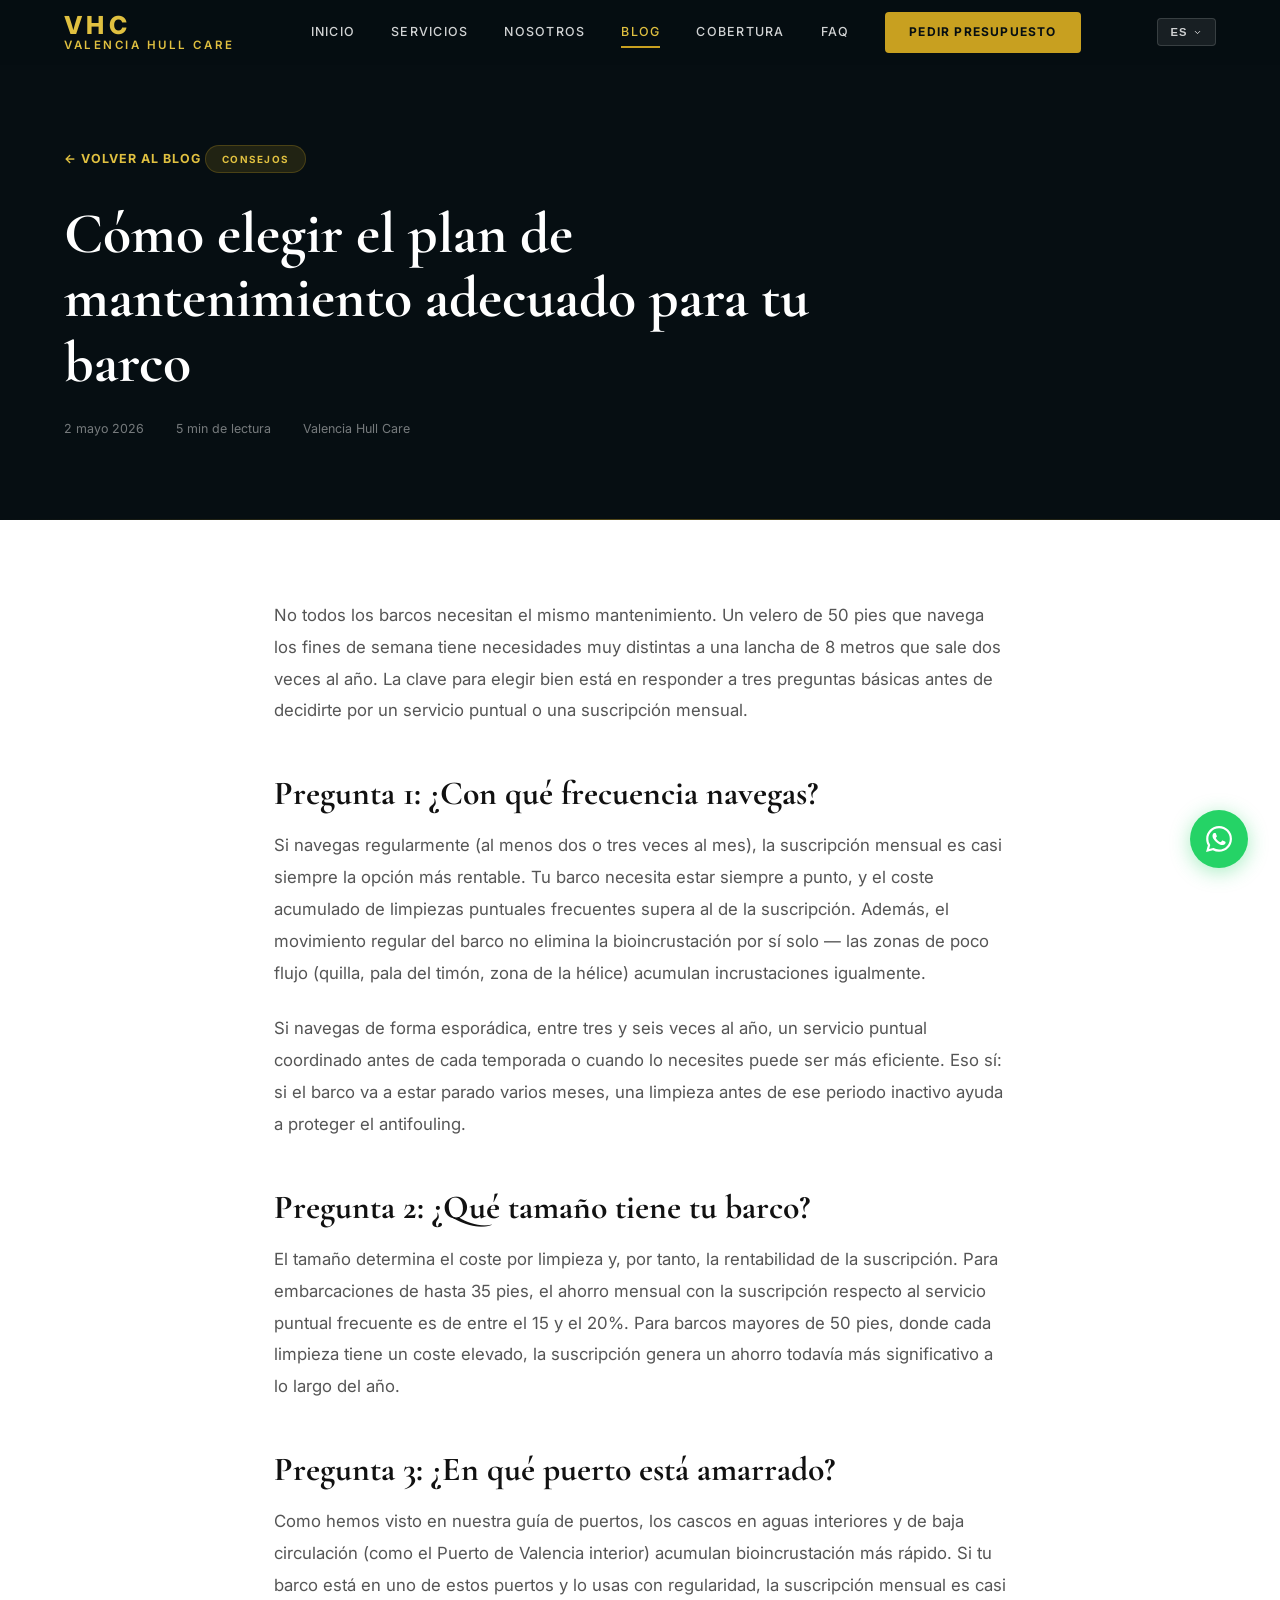
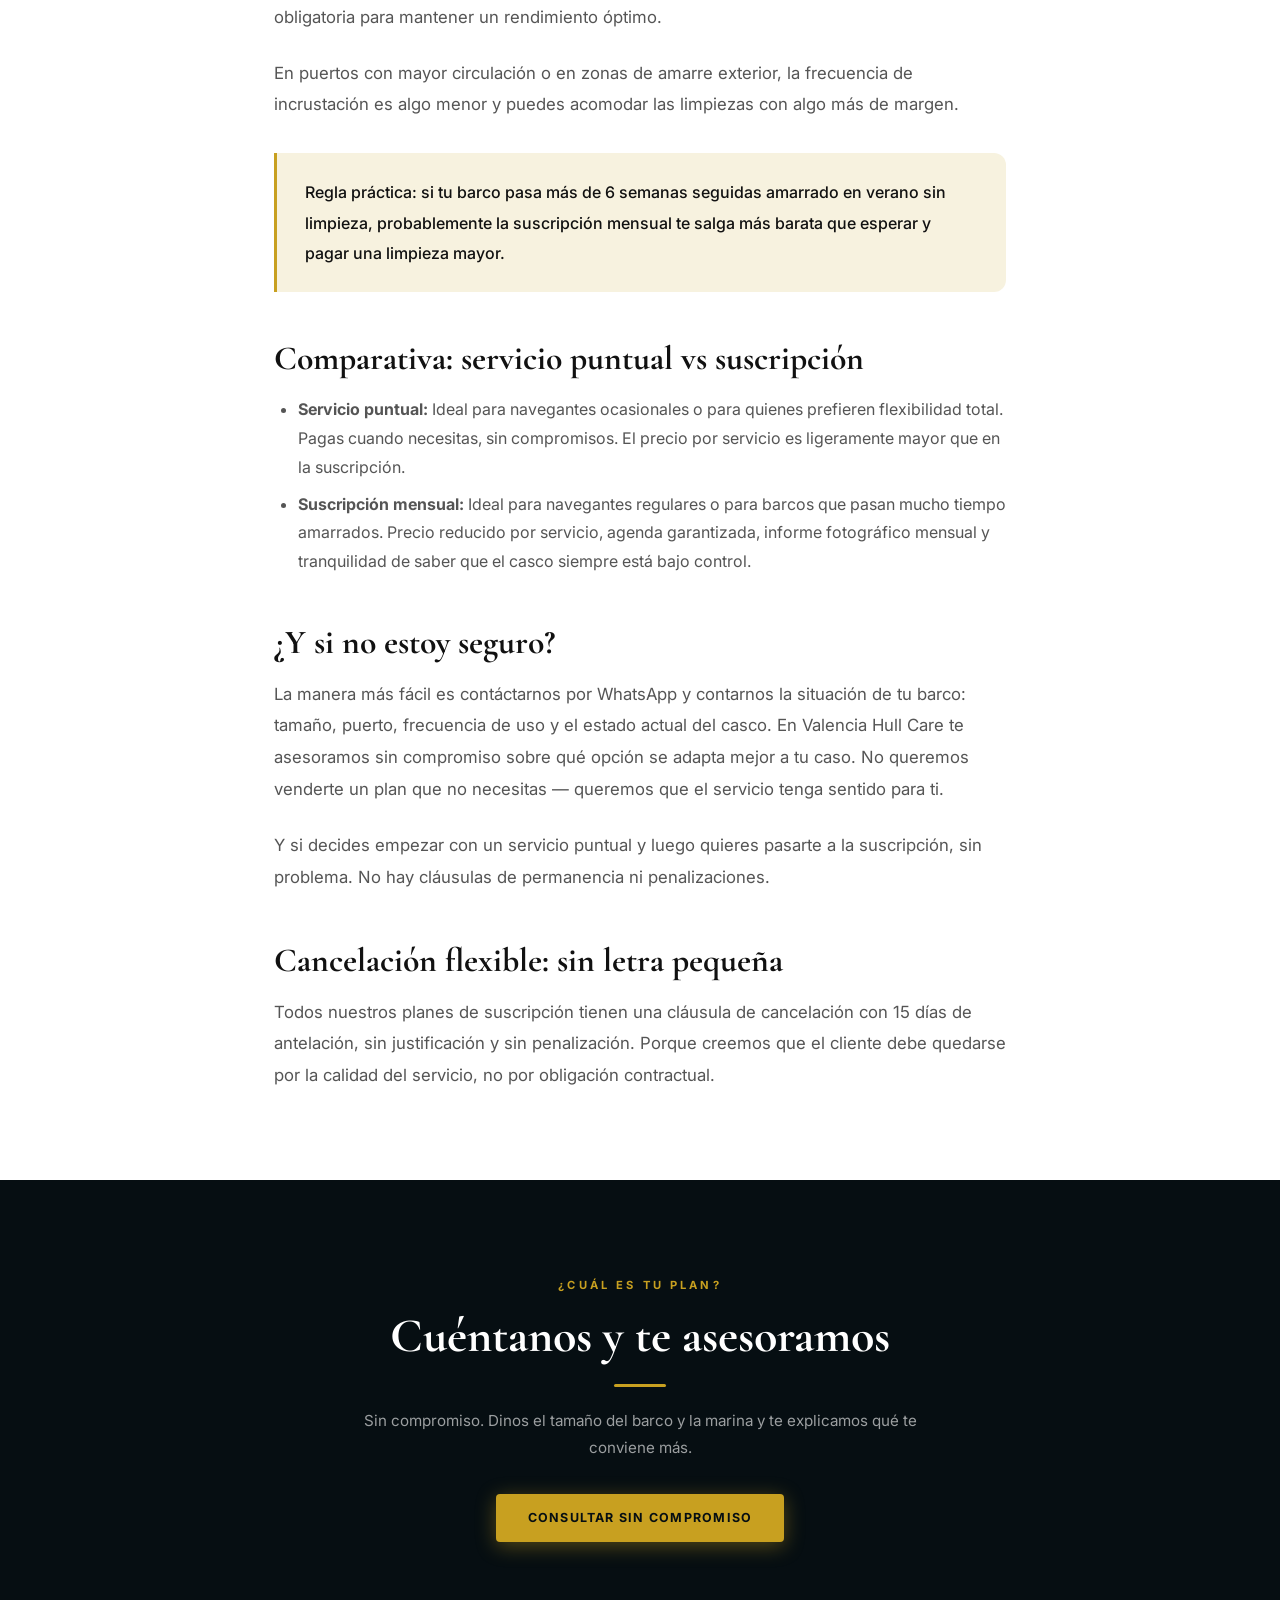
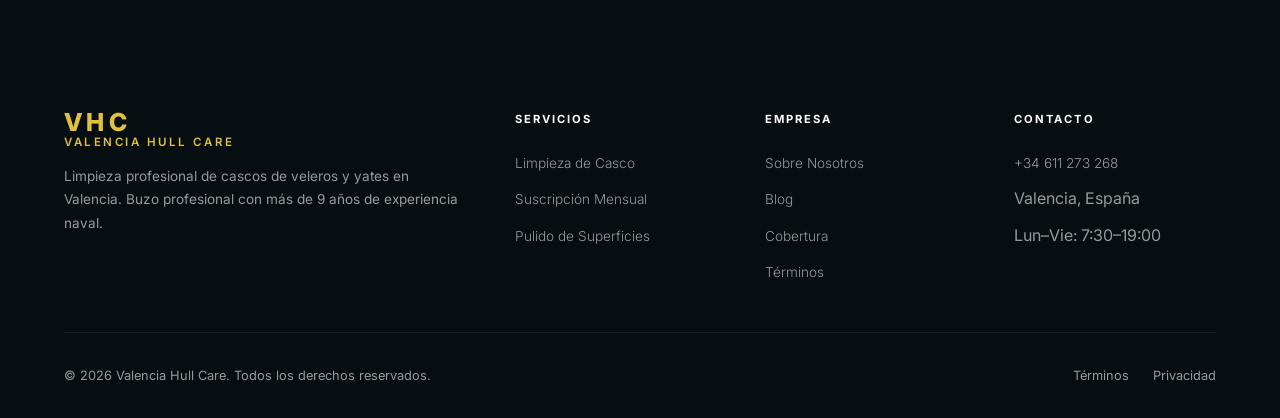
<file: blog/plan-mantenimiento-barco.html>
<!doctype html>
<html lang="es-ES">
  <head>
    <meta charset="UTF-8" />
    <meta name="viewport" content="width=device-width, initial-scale=1.0" />
    <title>Cómo Elegir el Plan de Mantenimiento para tu Barco | Blog Valencia Hull Care</title>
    <meta name="description" content="¿Suscripción mensual o servicio puntual? Descubre cómo elegir el plan de mantenimiento de casco más adecuado según el uso, tamaño y puerto de tu embarcación." />
    <meta name="robots" content="index, follow" />
    <link rel="canonical" href="https://limpieza-cascos.vercel.app/blog/plan-mantenimiento-barco.html" />
    <link rel="icon" type="image/svg+xml" href="../images/vhc.svg" />
    <meta name="theme-color" content="#060e12" />
    <meta property="og:locale" content="es_ES" />
    <meta property="og:site_name" content="Valencia Hull Care" />
    <meta property="og:type" content="article" />
    <meta property="og:url" content="https://limpieza-cascos.vercel.app/blog/plan-mantenimiento-barco.html" />
    <meta property="og:title" content="Cómo Elegir el Plan de Mantenimiento para tu Barco | Blog Valencia Hull Care" />
    <meta property="og:description" content="¿Suscripción mensual o servicio puntual? Descubre cómo elegir el plan de mantenimiento de casco más adecuado según el uso, tamaño y puerto de tu embarcación." />
    <meta property="og:image" content="https://limpieza-cascos.vercel.app/images/valencia-hull-care-social.jpg" />
    <meta property="og:image:width" content="1200" />
    <meta property="og:image:height" content="630" />
    <meta property="og:image:alt" content="Ilustración de un buzo limpiando el casco de un velero" />
    <meta name="twitter:card" content="summary_large_image" />
    <link rel="preconnect" href="https://fonts.googleapis.com" />
    <link rel="preconnect" href="https://fonts.gstatic.com" crossorigin />
    <link rel="stylesheet" href="https://fonts.googleapis.com/css2?family=Cormorant+Garamond:ital,wght@0,400..700;1,400..700&amp;family=Inter:wght@300..800&amp;display=swap" />
    <link rel="stylesheet" href="../css/styles.css" />
  </head>
  <body>
    <a class="skip-link" href="#contenido">Saltar al contenido</a>

    <nav class="navbar" id="navbar">
      <div class="container">
        <div class="navbar__inner">
          <a href="../index.html" class="logo"><div class="logo__text"><span class="logo__abbr">VHC</span><span class="logo__name">Valencia Hull Care</span></div></a>
          <div class="nav__links">
            <a href="../index.html" class="nav__link">Inicio</a>
            <a href="../services.html" class="nav__link">Servicios</a>
            <a href="../about.html" class="nav__link">Nosotros</a>
            <a href="../blog.html" class="nav__link active">Blog</a>
            <a href="../index.html#cobertura" class="nav__link">Cobertura</a>
            <a href="../index.html#faq" class="nav__link">FAQ</a>
            <a href="https://wa.me/34611273268" target="_blank" rel="noopener noreferrer" class="nav__cta">Pedir Presupuesto</a>
          </div>
          <div class="nav__right">
            <div class="lang-selector notranslate" translate="no">
              <button class="lang-btn" id="langBtn" aria-controls="langDropdown" aria-expanded="false" aria-label="Seleccionar idioma"><span id="activeLang">ES</span><svg width="9" height="9" viewBox="0 0 24 24" fill="none" stroke="currentColor" stroke-width="2.5" stroke-linecap="round" stroke-linejoin="round"><polyline points="6 9 12 15 18 9"/></svg></button>
              <div class="lang-dropdown" id="langDropdown">
                <a href="#" class="lang-option" data-lang="es">🇪🇸 ES — Español</a>
                <a href="#" class="lang-option" data-lang="en">🇬🇧 EN — English</a>
                <a href="#" class="lang-option" data-lang="fr">🇫🇷 FR — Français</a>
                <a href="#" class="lang-option" data-lang="it">🇮🇹 IT — Italiano</a>
                <a href="#" class="lang-option" data-lang="de">🇩🇪 DE — Deutsch</a>
              </div>
            </div>
            <button class="nav__toggle" id="navToggle" aria-controls="mobileMenu" aria-expanded="false" aria-label="Abrir menú"><span></span><span></span><span></span></button>
          </div>
        </div>
      </div>
    </nav>

    <nav class="mobile-menu" id="mobileMenu" aria-label="Menú móvil" inert>
      <a href="../index.html">Inicio</a><a href="../services.html">Servicios</a><a href="../about.html">Nosotros</a><a href="../blog.html">Blog</a><a href="../index.html#cobertura">Cobertura</a><a href="../index.html#faq">Preguntas</a>
      <a href="https://wa.me/34611273268" target="_blank" rel="noopener noreferrer" class="mobile-cta">Pedir Presupuesto</a>
      <div class="mobile-lang notranslate" translate="no"><a href="#" class="mobile-lang__btn lang-option" data-lang="es">🇪🇸 ES</a><a href="#" class="mobile-lang__btn lang-option" data-lang="en">🇬🇧 EN</a><a href="#" class="mobile-lang__btn lang-option" data-lang="fr">🇫🇷 FR</a><a href="#" class="mobile-lang__btn lang-option" data-lang="it">🇮🇹 IT</a><a href="#" class="mobile-lang__btn lang-option" data-lang="de">🇩🇪 DE</a></div>
    </nav>

    <main id="contenido" tabindex="-1">
    <section class="article-hero">
      <div class="container">
        <a href="../blog.html" class="article-back">← Volver al Blog</a>
        <span class="article-hero__tag">Consejos</span>
        <h1 class="article-hero__title">Cómo elegir el plan de mantenimiento adecuado para tu barco</h1>
        <div class="article-hero__meta">
          <span>2 mayo 2026</span>
          <span>5 min de lectura</span>
          <span>Valencia Hull Care</span>
        </div>
      </div>
    </section>

    <div class="article-content">
      <p>
        No todos los barcos necesitan el mismo mantenimiento. Un velero de 50 pies que navega los fines de semana tiene necesidades muy distintas a una lancha de 8 metros que sale dos veces al año. La clave para elegir bien está en responder a tres preguntas básicas antes de decidirte por un servicio puntual o una suscripción mensual.
      </p>

      <h2>Pregunta 1: ¿Con qué frecuencia navegas?</h2>
      <p>
        Si navegas regularmente (al menos dos o tres veces al mes), la suscripción mensual es casi siempre la opción más rentable. Tu barco necesita estar siempre a punto, y el coste acumulado de limpiezas puntuales frecuentes supera al de la suscripción. Además, el movimiento regular del barco no elimina la bioincrustación por sí solo — las zonas de poco flujo (quilla, pala del timón, zona de la hélice) acumulan incrustaciones igualmente.
      </p>
      <p>
        Si navegas de forma esporádica, entre tres y seis veces al año, un servicio puntual coordinado antes de cada temporada o cuando lo necesites puede ser más eficiente. Eso sí: si el barco va a estar parado varios meses, una limpieza antes de ese periodo inactivo ayuda a proteger el antifouling.
      </p>

      <h2>Pregunta 2: ¿Qué tamaño tiene tu barco?</h2>
      <p>
        El tamaño determina el coste por limpieza y, por tanto, la rentabilidad de la suscripción. Para embarcaciones de hasta 35 pies, el ahorro mensual con la suscripción respecto al servicio puntual frecuente es de entre el 15 y el 20%. Para barcos mayores de 50 pies, donde cada limpieza tiene un coste elevado, la suscripción genera un ahorro todavía más significativo a lo largo del año.
      </p>

      <h2>Pregunta 3: ¿En qué puerto está amarrado?</h2>
      <p>
        Como hemos visto en nuestra guía de puertos, los cascos en aguas interiores y de baja circulación (como el Puerto de Valencia interior) acumulan bioincrustación más rápido. Si tu barco está en uno de estos puertos y lo usas con regularidad, la suscripción mensual es casi obligatoria para mantener un rendimiento óptimo.
      </p>
      <p>
        En puertos con mayor circulación o en zonas de amarre exterior, la frecuencia de incrustación es algo menor y puedes acomodar las limpiezas con algo más de margen.
      </p>

      <div class="article-highlight">
        <p>Regla práctica: si tu barco pasa más de 6 semanas seguidas amarrado en verano sin limpieza, probablemente la suscripción mensual te salga más barata que esperar y pagar una limpieza mayor.</p>
      </div>

      <h2>Comparativa: servicio puntual vs suscripción</h2>
      <ul>
        <li><strong>Servicio puntual:</strong> Ideal para navegantes ocasionales o para quienes prefieren flexibilidad total. Pagas cuando necesitas, sin compromisos. El precio por servicio es ligeramente mayor que en la suscripción.</li>
        <li><strong>Suscripción mensual:</strong> Ideal para navegantes regulares o para barcos que pasan mucho tiempo amarrados. Precio reducido por servicio, agenda garantizada, informe fotográfico mensual y tranquilidad de saber que el casco siempre está bajo control.</li>
      </ul>

      <h2>¿Y si no estoy seguro?</h2>
      <p>
        La manera más fácil es contáctarnos por WhatsApp y contarnos la situación de tu barco: tamaño, puerto, frecuencia de uso y el estado actual del casco. En Valencia Hull Care te asesoramos sin compromiso sobre qué opción se adapta mejor a tu caso. No queremos venderte un plan que no necesitas — queremos que el servicio tenga sentido para ti.
      </p>
      <p>
        Y si decides empezar con un servicio puntual y luego quieres pasarte a la suscripción, sin problema. No hay cláusulas de permanencia ni penalizaciones.
      </p>

      <h2>Cancelación flexible: sin letra pequeña</h2>
      <p>
        Todos nuestros planes de suscripción tienen una cláusula de cancelación con 15 días de antelación, sin justificación y sin penalización. Porque creemos que el cliente debe quedarse por la calidad del servicio, no por obligación contractual.
      </p>
    </div>

    <section class="section section--dark" style="text-align:center">
      <div class="container" style="max-width:640px">
        <span class="section__label">¿Cuál es tu plan?</span>
        <h2 class="section__title" style="color:white">Cuéntanos y te asesoramos</h2>
        <div class="divider"></div>
        <p style="color:rgba(255,255,255,0.6);margin-bottom:2rem;font-size:0.95rem;line-height:1.8">Sin compromiso. Dinos el tamaño del barco y la marina y te explicamos qué te conviene más.</p>
        <a href="https://wa.me/34611273268?text=Hola%20Santiago%2C%20leí%20el%20artículo%20sobre%20planes%20y%20quiero%20asesoramiento%20para%20mi%20barco" target="_blank" rel="noopener noreferrer" class="btn btn--primary">Consultar sin Compromiso</a>
      </div>
    </section>

    </main>

    <footer>
      <div class="container">
        <div class="footer__grid">
          <div><div class="logo footer__logo" style="margin-bottom:1rem"><div class="logo__text"><span class="logo__abbr">VHC</span><span class="logo__name">Valencia Hull Care</span></div></div><p class="footer__brand">Limpieza profesional de cascos de veleros y yates en Valencia. Buzo profesional con más de 9 años de experiencia naval.</p></div>
          <div><div class="footer__col-title">Servicios</div><ul class="footer__links"><li><a href="../services.html">Limpieza de Casco</a></li><li><a href="../services.html#suscripcion">Suscripción Mensual</a></li><li><a href="../services.html#pulido">Pulido de Superficies</a></li></ul></div>
          <div><div class="footer__col-title">Empresa</div><ul class="footer__links"><li><a href="../about.html">Sobre Nosotros</a></li><li><a href="../blog.html">Blog</a></li><li><a href="../index.html#cobertura">Cobertura</a></li><li><a href="../terminos.html">Términos</a></li></ul></div>
          <div><div class="footer__col-title">Contacto</div><ul class="footer__links"><li><a href="https://wa.me/34611273268" target="_blank" rel="noopener noreferrer">+34 611 273 268</a></li><li><span>Valencia, España</span></li><li><span>Lun–Vie: 7:30–19:00</span></li></ul></div>
        </div>
        <div class="footer__bottom"><p>&copy; 2026 Valencia Hull Care. Todos los derechos reservados.</p><div class="footer__legal"><a href="../terminos.html">Términos</a><a href="../terminos.html#privacidad">Privacidad</a></div></div>
      </div>
    </footer>
    <a href="https://wa.me/34611273268" target="_blank" rel="noopener noreferrer" class="whatsapp-float" aria-label="WhatsApp"><svg viewBox="0 0 24 24" xmlns="http://www.w3.org/2000/svg"><path d="M17.472 14.382c-.297-.149-1.758-.867-2.03-.967-.273-.099-.471-.148-.67.15-.197.297-.767.966-.94 1.164-.173.199-.347.223-.644.075-.297-.15-1.255-.463-2.39-1.475-.883-.788-1.48-1.761-1.653-2.059-.173-.297-.018-.458.13-.606.134-.133.298-.347.446-.52.149-.174.198-.298.298-.497.099-.198.05-.371-.025-.52-.075-.149-.669-1.612-.916-2.207-.242-.579-.487-.5-.669-.51-.173-.008-.371-.01-.57-.01-.198 0-.52.074-.792.372-.272.297-1.04 1.016-1.04 2.479 0 1.462 1.065 2.875 1.213 3.074.149.198 2.096 3.2 5.077 4.487.709.306 1.262.489 1.694.625.712.227 1.36.195 1.871.118.571-.085 1.758-.719 2.006-1.413.248-.694.248-1.289.173-1.413-.074-.124-.272-.198-.57-.347m-5.421 7.403h-.004a9.87 9.87 0 01-5.031-1.378l-.361-.214-3.741.982.998-3.648-.235-.374a9.86 9.86 0 01-1.51-5.26c.001-5.45 4.436-9.884 9.888-9.884 2.64 0 5.122 1.03 6.988 2.898a9.825 9.825 0 012.893 6.994c-.003 5.45-4.437 9.884-9.885 9.884m8.413-18.297A11.815 11.815 0 0012.05 0C5.495 0 .16 5.335.157 11.892c0 2.096.547 4.142 1.588 5.945L.057 24l6.305-1.654a11.882 11.882 0 005.683 1.448h.005c6.554 0 11.89-5.335 11.893-11.893a11.821 11.821 0 00-3.48-8.413Z"/></svg></a>
    <script defer src="../js/main.js"></script>
    <div id="google_translate_element" style="display:none"></div>
    <script>function googleTranslateElementInit(){new google.translate.TranslateElement({pageLanguage:'es',includedLanguages:'es,en,fr,it,de',autoDisplay:false},'google_translate_element');}</script>
    <script async src="https://translate.google.com/translate_a/element.js?cb=googleTranslateElementInit"></script>
  </body>
</html>
</file>
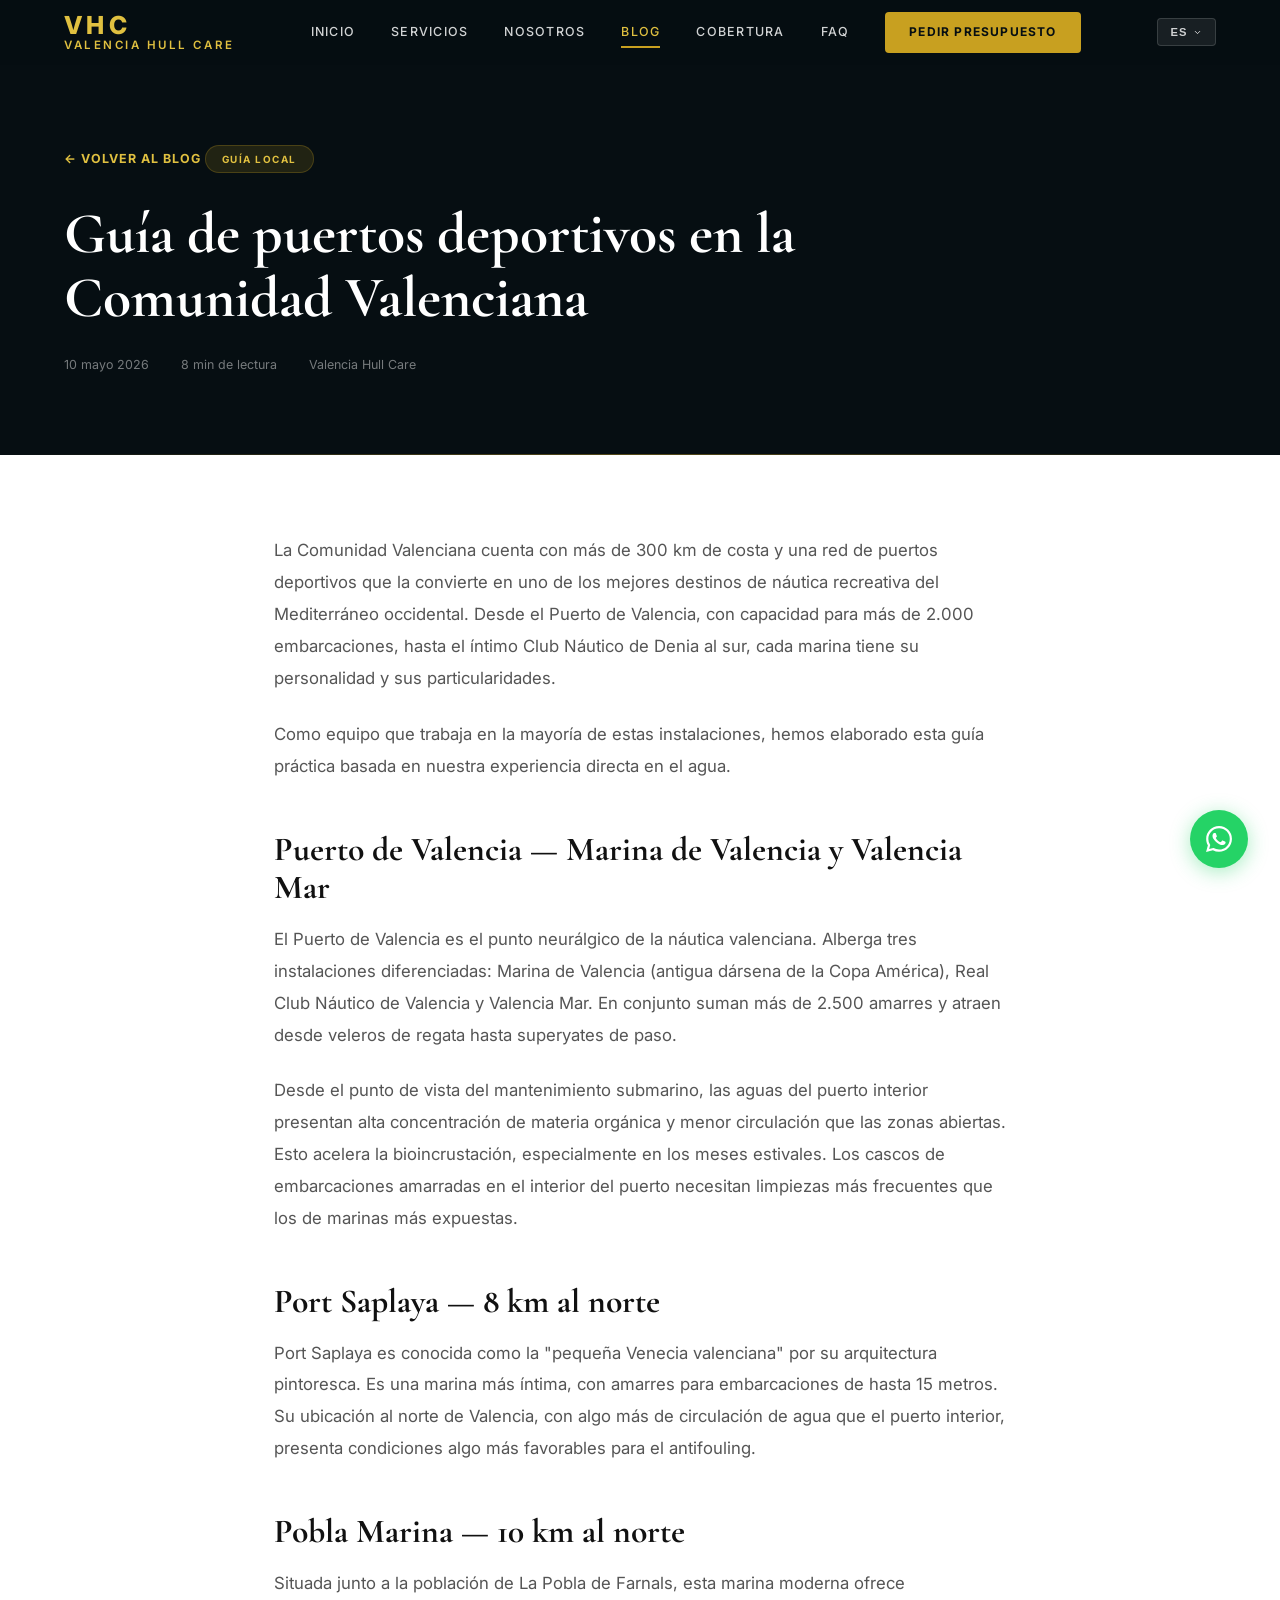
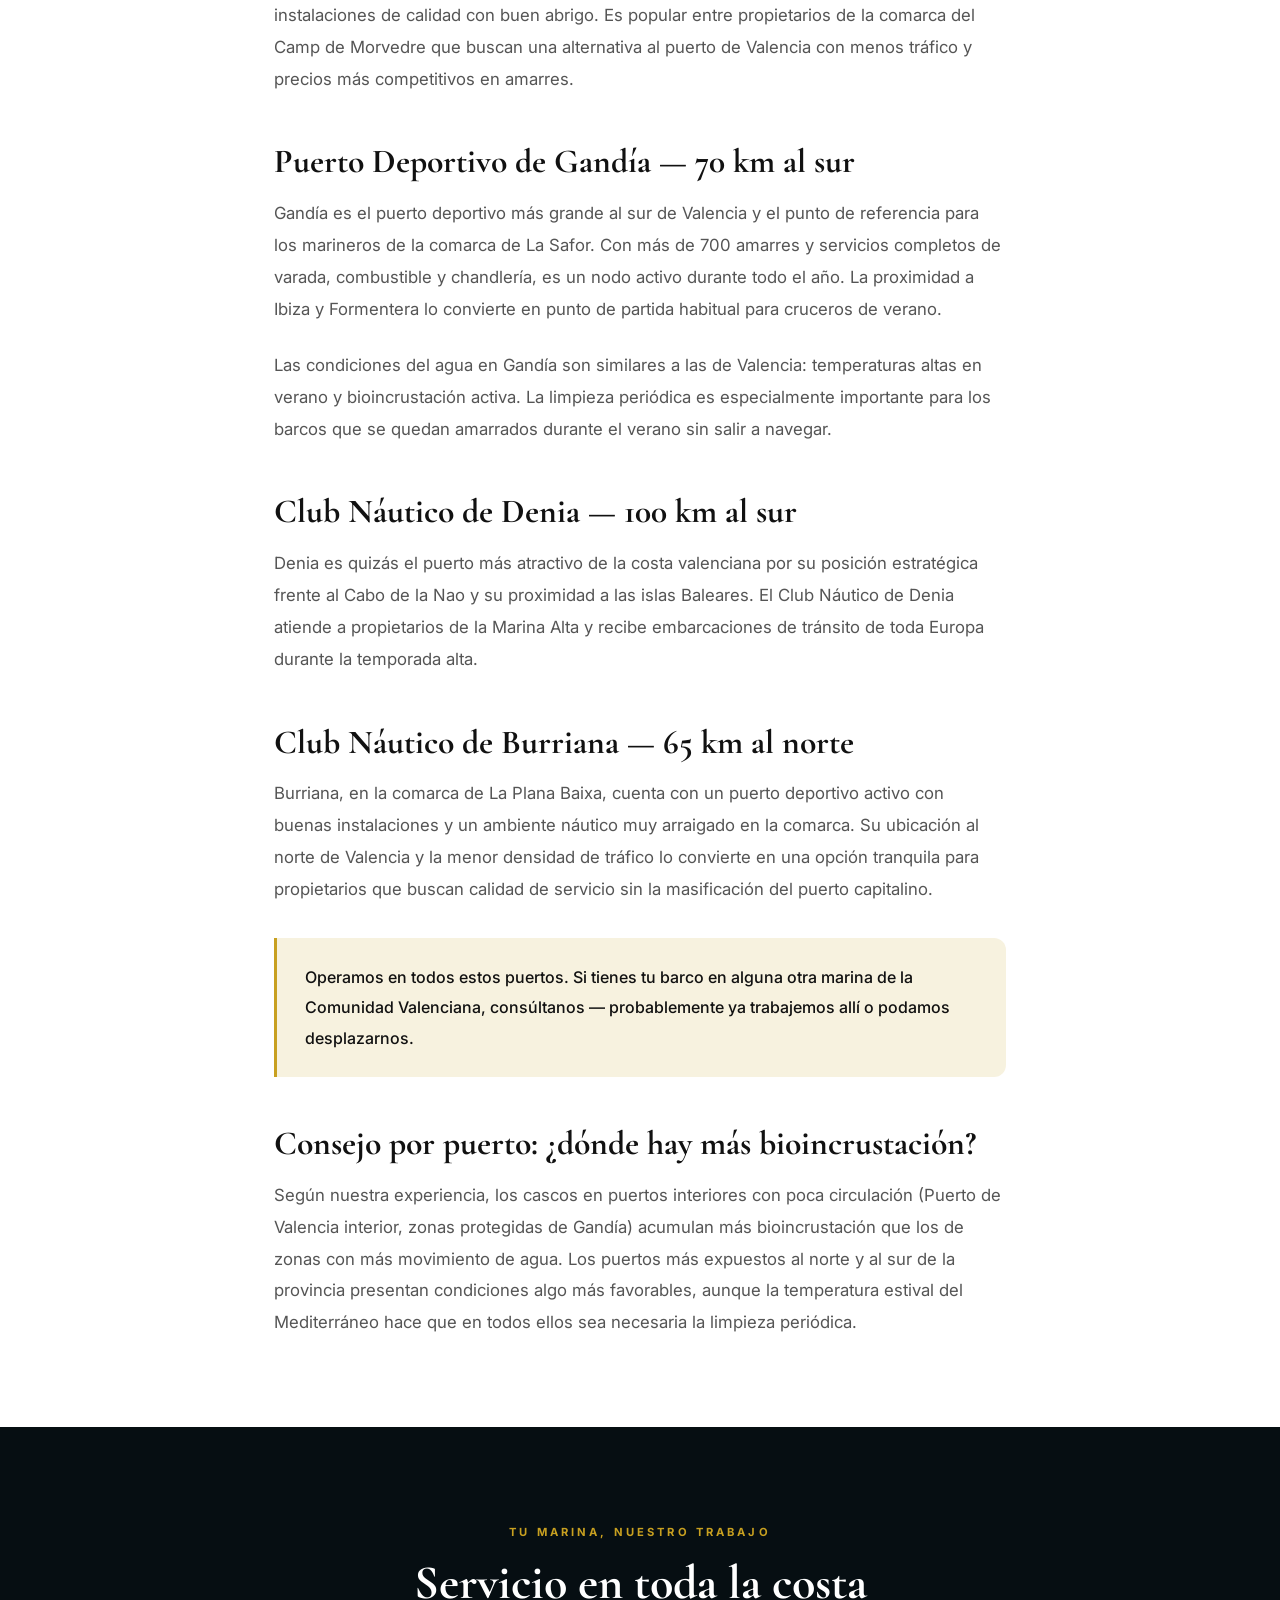
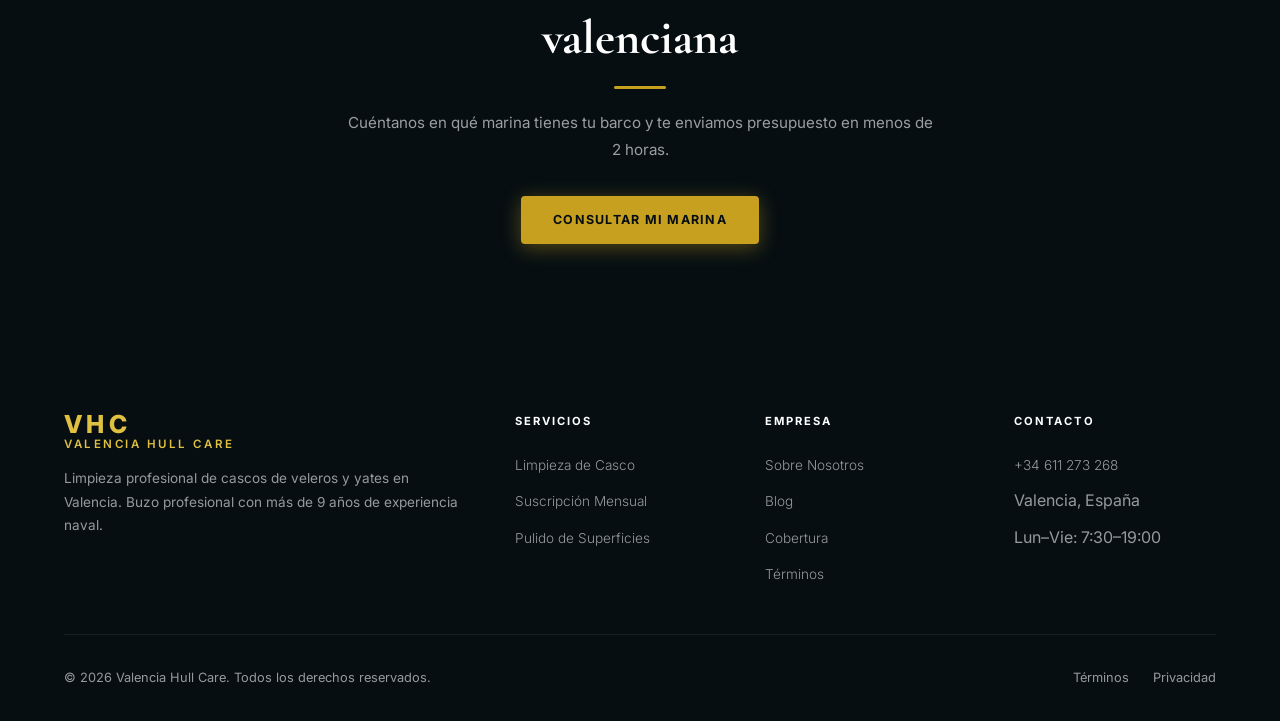
<file: blog/puertos-deportivos-comunidad-valenciana.html>
<!doctype html>
<html lang="es-ES">
  <head>
    <meta charset="UTF-8" />
    <meta name="viewport" content="width=device-width, initial-scale=1.0" />
    <title>Guía de Puertos Deportivos en la Comunidad Valenciana | Blog Valencia Hull Care</title>
    <meta name="description" content="Guía práctica de los principales puertos deportivos de la Comunidad Valenciana: instalaciones, características y servicios disponibles para el marinero." />
    <meta name="robots" content="index, follow" />
    <link rel="canonical" href="https://limpieza-cascos.vercel.app/blog/puertos-deportivos-comunidad-valenciana.html" />
    <link rel="icon" type="image/svg+xml" href="../images/vhc.svg" />
    <meta name="theme-color" content="#060e12" />
    <meta property="og:locale" content="es_ES" />
    <meta property="og:site_name" content="Valencia Hull Care" />
    <meta property="og:type" content="article" />
    <meta property="og:url" content="https://limpieza-cascos.vercel.app/blog/puertos-deportivos-comunidad-valenciana.html" />
    <meta property="og:title" content="Guía de Puertos Deportivos en la Comunidad Valenciana | Blog Valencia Hull Care" />
    <meta property="og:description" content="Guía práctica de los principales puertos deportivos de la Comunidad Valenciana: instalaciones, características y servicios disponibles para el marinero." />
    <meta property="og:image" content="https://limpieza-cascos.vercel.app/images/valencia-hull-care-social.jpg" />
    <meta property="og:image:width" content="1200" />
    <meta property="og:image:height" content="630" />
    <meta property="og:image:alt" content="Ilustración de un buzo limpiando el casco de un velero" />
    <meta name="twitter:card" content="summary_large_image" />
    <link rel="preconnect" href="https://fonts.googleapis.com" />
    <link rel="preconnect" href="https://fonts.gstatic.com" crossorigin />
    <link rel="stylesheet" href="https://fonts.googleapis.com/css2?family=Cormorant+Garamond:ital,wght@0,400..700;1,400..700&amp;family=Inter:wght@300..800&amp;display=swap" />
    <link rel="stylesheet" href="../css/styles.css" />
  </head>
  <body>
    <a class="skip-link" href="#contenido">Saltar al contenido</a>

    <nav class="navbar" id="navbar">
      <div class="container">
        <div class="navbar__inner">
          <a href="../index.html" class="logo"><div class="logo__text"><span class="logo__abbr">VHC</span><span class="logo__name">Valencia Hull Care</span></div></a>
          <div class="nav__links">
            <a href="../index.html" class="nav__link">Inicio</a>
            <a href="../services.html" class="nav__link">Servicios</a>
            <a href="../about.html" class="nav__link">Nosotros</a>
            <a href="../blog.html" class="nav__link active">Blog</a>
            <a href="../index.html#cobertura" class="nav__link">Cobertura</a>
            <a href="../index.html#faq" class="nav__link">FAQ</a>
            <a href="https://wa.me/34611273268" target="_blank" rel="noopener noreferrer" class="nav__cta">Pedir Presupuesto</a>
          </div>
          <div class="nav__right">
            <div class="lang-selector notranslate" translate="no">
              <button class="lang-btn" id="langBtn" aria-controls="langDropdown" aria-expanded="false" aria-label="Seleccionar idioma"><span id="activeLang">ES</span><svg width="9" height="9" viewBox="0 0 24 24" fill="none" stroke="currentColor" stroke-width="2.5" stroke-linecap="round" stroke-linejoin="round"><polyline points="6 9 12 15 18 9"/></svg></button>
              <div class="lang-dropdown" id="langDropdown">
                <a href="#" class="lang-option" data-lang="es">🇪🇸 ES — Español</a>
                <a href="#" class="lang-option" data-lang="en">🇬🇧 EN — English</a>
                <a href="#" class="lang-option" data-lang="fr">🇫🇷 FR — Français</a>
                <a href="#" class="lang-option" data-lang="it">🇮🇹 IT — Italiano</a>
                <a href="#" class="lang-option" data-lang="de">🇩🇪 DE — Deutsch</a>
              </div>
            </div>
            <button class="nav__toggle" id="navToggle" aria-controls="mobileMenu" aria-expanded="false" aria-label="Abrir menú"><span></span><span></span><span></span></button>
          </div>
        </div>
      </div>
    </nav>

    <nav class="mobile-menu" id="mobileMenu" aria-label="Menú móvil" inert>
      <a href="../index.html">Inicio</a><a href="../services.html">Servicios</a><a href="../about.html">Nosotros</a><a href="../blog.html">Blog</a><a href="../index.html#cobertura">Cobertura</a><a href="../index.html#faq">Preguntas</a>
      <a href="https://wa.me/34611273268" target="_blank" rel="noopener noreferrer" class="mobile-cta">Pedir Presupuesto</a>
      <div class="mobile-lang notranslate" translate="no"><a href="#" class="mobile-lang__btn lang-option" data-lang="es">🇪🇸 ES</a><a href="#" class="mobile-lang__btn lang-option" data-lang="en">🇬🇧 EN</a><a href="#" class="mobile-lang__btn lang-option" data-lang="fr">🇫🇷 FR</a><a href="#" class="mobile-lang__btn lang-option" data-lang="it">🇮🇹 IT</a><a href="#" class="mobile-lang__btn lang-option" data-lang="de">🇩🇪 DE</a></div>
    </nav>

    <main id="contenido" tabindex="-1">
    <section class="article-hero">
      <div class="container">
        <a href="../blog.html" class="article-back">← Volver al Blog</a>
        <span class="article-hero__tag">Guía Local</span>
        <h1 class="article-hero__title">Guía de puertos deportivos en la Comunidad Valenciana</h1>
        <div class="article-hero__meta">
          <span>10 mayo 2026</span>
          <span>8 min de lectura</span>
          <span>Valencia Hull Care</span>
        </div>
      </div>
    </section>

    <div class="article-content">
      <p>
        La Comunidad Valenciana cuenta con más de 300 km de costa y una red de puertos deportivos que la convierte en uno de los mejores destinos de náutica recreativa del Mediterráneo occidental. Desde el Puerto de Valencia, con capacidad para más de 2.000 embarcaciones, hasta el íntimo Club Náutico de Denia al sur, cada marina tiene su personalidad y sus particularidades.
      </p>
      <p>
        Como equipo que trabaja en la mayoría de estas instalaciones, hemos elaborado esta guía práctica basada en nuestra experiencia directa en el agua.
      </p>

      <h2>Puerto de Valencia — Marina de Valencia y Valencia Mar</h2>
      <p>
        El Puerto de Valencia es el punto neurálgico de la náutica valenciana. Alberga tres instalaciones diferenciadas: Marina de Valencia (antigua dársena de la Copa América), Real Club Náutico de Valencia y Valencia Mar. En conjunto suman más de 2.500 amarres y atraen desde veleros de regata hasta superyates de paso.
      </p>
      <p>
        Desde el punto de vista del mantenimiento submarino, las aguas del puerto interior presentan alta concentración de materia orgánica y menor circulación que las zonas abiertas. Esto acelera la bioincrustación, especialmente en los meses estivales. Los cascos de embarcaciones amarradas en el interior del puerto necesitan limpiezas más frecuentes que los de marinas más expuestas.
      </p>

      <h2>Port Saplaya — 8 km al norte</h2>
      <p>
        Port Saplaya es conocida como la "pequeña Venecia valenciana" por su arquitectura pintoresca. Es una marina más íntima, con amarres para embarcaciones de hasta 15 metros. Su ubicación al norte de Valencia, con algo más de circulación de agua que el puerto interior, presenta condiciones algo más favorables para el antifouling.
      </p>

      <h2>Pobla Marina — 10 km al norte</h2>
      <p>
        Situada junto a la población de La Pobla de Farnals, esta marina moderna ofrece instalaciones de calidad con buen abrigo. Es popular entre propietarios de la comarca del Camp de Morvedre que buscan una alternativa al puerto de Valencia con menos tráfico y precios más competitivos en amarres.
      </p>

      <h2>Puerto Deportivo de Gandía — 70 km al sur</h2>
      <p>
        Gandía es el puerto deportivo más grande al sur de Valencia y el punto de referencia para los marineros de la comarca de La Safor. Con más de 700 amarres y servicios completos de varada, combustible y chandlería, es un nodo activo durante todo el año. La proximidad a Ibiza y Formentera lo convierte en punto de partida habitual para cruceros de verano.
      </p>
      <p>
        Las condiciones del agua en Gandía son similares a las de Valencia: temperaturas altas en verano y bioincrustación activa. La limpieza periódica es especialmente importante para los barcos que se quedan amarrados durante el verano sin salir a navegar.
      </p>

      <h2>Club Náutico de Denia — 100 km al sur</h2>
      <p>
        Denia es quizás el puerto más atractivo de la costa valenciana por su posición estratégica frente al Cabo de la Nao y su proximidad a las islas Baleares. El Club Náutico de Denia atiende a propietarios de la Marina Alta y recibe embarcaciones de tránsito de toda Europa durante la temporada alta.
      </p>

      <h2>Club Náutico de Burriana — 65 km al norte</h2>
      <p>
        Burriana, en la comarca de La Plana Baixa, cuenta con un puerto deportivo activo con buenas instalaciones y un ambiente náutico muy arraigado en la comarca. Su ubicación al norte de Valencia y la menor densidad de tráfico lo convierte en una opción tranquila para propietarios que buscan calidad de servicio sin la masificación del puerto capitalino.
      </p>

      <div class="article-highlight">
        <p>Operamos en todos estos puertos. Si tienes tu barco en alguna otra marina de la Comunidad Valenciana, consúltanos — probablemente ya trabajemos allí o podamos desplazarnos.</p>
      </div>

      <h2>Consejo por puerto: ¿dónde hay más bioincrustación?</h2>
      <p>
        Según nuestra experiencia, los cascos en puertos interiores con poca circulación (Puerto de Valencia interior, zonas protegidas de Gandía) acumulan más bioincrustación que los de zonas con más movimiento de agua. Los puertos más expuestos al norte y al sur de la provincia presentan condiciones algo más favorables, aunque la temperatura estival del Mediterráneo hace que en todos ellos sea necesaria la limpieza periódica.
      </p>
    </div>

    <section class="section section--dark" style="text-align:center">
      <div class="container" style="max-width:640px">
        <span class="section__label">Tu marina, nuestro trabajo</span>
        <h2 class="section__title" style="color:white">Servicio en toda la costa valenciana</h2>
        <div class="divider"></div>
        <p style="color:rgba(255,255,255,0.6);margin-bottom:2rem;font-size:0.95rem;line-height:1.8">Cuéntanos en qué marina tienes tu barco y te enviamos presupuesto en menos de 2 horas.</p>
        <a href="https://wa.me/34611273268?text=Hola%20Santiago%2C%20leí%20la%20guía%20de%20puertos%20y%20quiero%20información%20sobre%20mi%20marina" target="_blank" rel="noopener noreferrer" class="btn btn--primary">Consultar mi Marina</a>
      </div>
    </section>

    </main>

    <footer>
      <div class="container">
        <div class="footer__grid">
          <div><div class="logo footer__logo" style="margin-bottom:1rem"><div class="logo__text"><span class="logo__abbr">VHC</span><span class="logo__name">Valencia Hull Care</span></div></div><p class="footer__brand">Limpieza profesional de cascos de veleros y yates en Valencia. Buzo profesional con más de 9 años de experiencia naval.</p></div>
          <div><div class="footer__col-title">Servicios</div><ul class="footer__links"><li><a href="../services.html">Limpieza de Casco</a></li><li><a href="../services.html#suscripcion">Suscripción Mensual</a></li><li><a href="../services.html#pulido">Pulido de Superficies</a></li></ul></div>
          <div><div class="footer__col-title">Empresa</div><ul class="footer__links"><li><a href="../about.html">Sobre Nosotros</a></li><li><a href="../blog.html">Blog</a></li><li><a href="../index.html#cobertura">Cobertura</a></li><li><a href="../terminos.html">Términos</a></li></ul></div>
          <div><div class="footer__col-title">Contacto</div><ul class="footer__links"><li><a href="https://wa.me/34611273268" target="_blank" rel="noopener noreferrer">+34 611 273 268</a></li><li><span>Valencia, España</span></li><li><span>Lun–Vie: 7:30–19:00</span></li></ul></div>
        </div>
        <div class="footer__bottom"><p>&copy; 2026 Valencia Hull Care. Todos los derechos reservados.</p><div class="footer__legal"><a href="../terminos.html">Términos</a><a href="../terminos.html#privacidad">Privacidad</a></div></div>
      </div>
    </footer>
    <a href="https://wa.me/34611273268" target="_blank" rel="noopener noreferrer" class="whatsapp-float" aria-label="WhatsApp"><svg viewBox="0 0 24 24" xmlns="http://www.w3.org/2000/svg"><path d="M17.472 14.382c-.297-.149-1.758-.867-2.03-.967-.273-.099-.471-.148-.67.15-.197.297-.767.966-.94 1.164-.173.199-.347.223-.644.075-.297-.15-1.255-.463-2.39-1.475-.883-.788-1.48-1.761-1.653-2.059-.173-.297-.018-.458.13-.606.134-.133.298-.347.446-.52.149-.174.198-.298.298-.497.099-.198.05-.371-.025-.52-.075-.149-.669-1.612-.916-2.207-.242-.579-.487-.5-.669-.51-.173-.008-.371-.01-.57-.01-.198 0-.52.074-.792.372-.272.297-1.04 1.016-1.04 2.479 0 1.462 1.065 2.875 1.213 3.074.149.198 2.096 3.2 5.077 4.487.709.306 1.262.489 1.694.625.712.227 1.36.195 1.871.118.571-.085 1.758-.719 2.006-1.413.248-.694.248-1.289.173-1.413-.074-.124-.272-.198-.57-.347m-5.421 7.403h-.004a9.87 9.87 0 01-5.031-1.378l-.361-.214-3.741.982.998-3.648-.235-.374a9.86 9.86 0 01-1.51-5.26c.001-5.45 4.436-9.884 9.888-9.884 2.64 0 5.122 1.03 6.988 2.898a9.825 9.825 0 012.893 6.994c-.003 5.45-4.437 9.884-9.885 9.884m8.413-18.297A11.815 11.815 0 0012.05 0C5.495 0 .16 5.335.157 11.892c0 2.096.547 4.142 1.588 5.945L.057 24l6.305-1.654a11.882 11.882 0 005.683 1.448h.005c6.554 0 11.89-5.335 11.893-11.893a11.821 11.821 0 00-3.48-8.413Z"/></svg></a>
    <script defer src="../js/main.js"></script>
    <div id="google_translate_element" style="display:none"></div>
    <script>function googleTranslateElementInit(){new google.translate.TranslateElement({pageLanguage:'es',includedLanguages:'es,en,fr,it,de',autoDisplay:false},'google_translate_element');}</script>
    <script async src="https://translate.google.com/translate_a/element.js?cb=googleTranslateElementInit"></script>
  </body>
</html>
</file>
<file: css/styles.css>
/* ============================================================
   SANTIAGO BUCEO PROFESIONAL — Main Stylesheet
   Fonts: Cormorant Garamond (display) + Inter (body)
   Palette: Deep navy · Ocean blue · Mediterranean teal · Gold
   ============================================================ */

/* ---- CSS VARIABLES ---- */
:root {
  --deep: #060e12;
  --navy: #09151b;
  --ocean: #0d2027;
  --card-dark: #11242c;
  --blue: #1e56a0;
  --teal: #0891b2;
  --teal-dim: rgba(8, 145, 178, 0.1);
  --gold: #c8a020;
  --gold-lt: #e0c040;
  --gold-dim: rgba(200, 160, 32, 0.14);
  --gold-glow: rgba(200, 160, 32, 0.4);
  --white: #ffffff;
  --surface: #f8f8f8;
  --surface-2: #f0f0f0;
  --gray-100: #f3f3f3;
  --gray-200: #e5e5e5;
  --gray-400: #9a9a9a;
  --gray-600: #555555;
  --text: #111111;
  --text-lt: #555555;
  --shadow-sm: 0 2px 8px rgba(0, 0, 0, 0.12);
  --shadow-md: 0 6px 24px rgba(0, 0, 0, 0.18);
  --shadow-lg: 0 12px 40px rgba(0, 0, 0, 0.28);
  --shadow-xl: 0 24px 64px rgba(0, 0, 0, 0.38);
  --radius: 4px;
  --radius-lg: 12px;
  --container: 1200px;
}

/* ---- RESET ---- */
*,
*::before,
*::after {
  box-sizing: border-box;
  margin: 0;
  padding: 0;
}
html {
  scroll-behavior: smooth;
  font-size: 16px;
  max-width: 100%;
  overflow-x: clip;
}
body {
  font-family: "Inter", system-ui, sans-serif;
  color: var(--text);
  background: var(--white);
  line-height: 1.65;
  -webkit-font-smoothing: antialiased;
  max-width: 100%;
  overflow-x: clip;
}
img {
  max-width: 100%;
  height: auto;
  display: block;
}
a {
  color: inherit;
  text-decoration: none;
}
h1,
h2,
h3,
h4,
h5 {
  font-family: "Cormorant Garamond", Georgia, serif;
  line-height: 1.15;
}
ul {
  list-style: none;
}

/* ---- LAYOUT ---- */
.container {
  width: 100%;
  max-width: var(--container);
  margin: 0 auto;
  padding: 0 1.5rem;
  min-width: 0;
}
.section {
  padding: 6rem 0;
}
.section--dark {
  background: var(--deep);
  color: white;
}
.section--navy {
  background: var(--navy);
  color: white;
}
.section--gray {
  background: var(--surface);
}

/* Section header */
.section__label {
  display: block;
  font-size: 0.7rem;
  font-weight: 700;
  letter-spacing: 0.28em;
  text-transform: uppercase;
  color: var(--gold);
  margin-bottom: 0.875rem;
}
.section__title {
  font-size: clamp(2rem, 4vw, 3rem);
  font-weight: 700;
  margin-bottom: 1rem;
}
.section__sub {
  font-size: 1rem;
  font-weight: 300;
  color: var(--text-lt);
  max-width: 540px;
  line-height: 1.75;
}
.section__header {
  text-align: center;
  margin-bottom: 4rem;
}
.section__header .section__sub {
  margin: 0.5rem auto 0;
}

.divider {
  width: 52px;
  height: 3px;
  background: var(--gold);
  margin: 1.25rem auto;
  border-radius: 2px;
}

/* ---- BUTTONS ---- */
.btn {
  display: inline-flex;
  align-items: center;
  gap: 0.5rem;
  padding: 0.875rem 2rem;
  font-family: "Inter", sans-serif;
  font-size: 0.78rem;
  font-weight: 700;
  letter-spacing: 0.1em;
  text-transform: uppercase;
  border-radius: var(--radius);
  cursor: pointer;
  border: none;
  transition: all 0.3s ease;
  white-space: nowrap;
}
.btn--primary {
  background: var(--gold);
  color: var(--deep);
  box-shadow: 0 4px 20px var(--gold-glow);
}
.btn--primary:hover {
  background: white;
  transform: translateY(-2px);
  box-shadow: 0 8px 30px var(--gold-glow);
}
.btn--outline {
  background: transparent;
  color: white;
  border: 1.5px solid rgba(255, 255, 255, 0.35);
}
.btn--outline:hover {
  border-color: var(--gold-lt);
  color: var(--gold-lt);
}
.btn--dark {
  background: var(--navy);
  color: white;
}
.btn--dark:hover {
  background: var(--gold);
  color: var(--deep);
  transform: translateY(-2px);
}
.btn--sm {
  padding: 0.6rem 1.25rem;
  font-size: 0.72rem;
}

/* ---- NAVBAR ---- */
.navbar {
  position: fixed;
  top: 0;
  left: 0;
  right: 0;
  z-index: 1000;
  padding: 0.75rem 0;
  background: rgba(6, 14, 18, 0.96);
  transition: all 0.35s ease;
}
.navbar.scrolled {
  background: rgba(0, 0, 0, 0.97);
  backdrop-filter: blur(20px);
  padding: 0.75rem 0;
  border-bottom: 1px solid rgba(200, 160, 32, 0.12);
  box-shadow: 0 4px 30px rgba(0, 0, 0, 0.6);
}
.navbar__inner {
  display: flex;
  align-items: center;
  justify-content: space-between;
}
.nav__right {
  display: flex;
  align-items: center;
  gap: 0.5rem;
  position: relative;
}

.logo {
  display: flex;
  align-items: center;
  gap: 0.875rem;
}
.logo__bubble {
  display: none;
}
.logo__text {
  display: flex;
  flex-direction: column;
}
.logo__abbr {
  color: var(--gold-lt);
  font-family: "Inter", sans-serif;
  font-size: 1.55rem;
  font-weight: 800;
  letter-spacing: 0.18em;
  text-transform: uppercase;
  line-height: 1;
}
.logo__name {
  color: var(--gold-lt);
  font-family: "Inter", sans-serif;
  font-size: 0.72rem;
  font-weight: 600;
  letter-spacing: 0.22em;
  text-transform: uppercase;
  line-height: 1;
  margin-top: 2px;
}
.logo__sub {
  color: var(--gold-lt);
  font-size: 0.6rem;
  font-weight: 600;
  letter-spacing: 0.18em;
  text-transform: uppercase;
  margin-top: 3px;
}

.nav__links {
  display: flex;
  align-items: center;
  gap: 2.25rem;
}
.nav__link {
  color: rgba(255, 255, 255, 0.82);
  font-size: 0.78rem;
  font-weight: 500;
  letter-spacing: 0.1em;
  text-transform: uppercase;
  transition: color 0.2s;
  position: relative;
}
.nav__link::after {
  content: "";
  position: absolute;
  bottom: -5px;
  left: 0;
  width: 0;
  height: 1.5px;
  background: var(--gold);
  transition: width 0.3s;
}
.nav__link:hover,
.nav__link.active {
  color: var(--gold-lt);
}
.nav__link:hover::after,
.nav__link.active::after {
  width: 100%;
}

.nav__cta {
  background: var(--gold);
  color: var(--deep);
  padding: 0.65rem 1.5rem;
  font-size: 0.75rem;
  font-weight: 700;
  letter-spacing: 0.1em;
  text-transform: uppercase;
  border-radius: var(--radius);
  transition: all 0.3s;
}
.nav__cta:hover {
  background: white;
  transform: translateY(-1px);
  box-shadow: 0 4px 20px var(--gold-glow);
}

/* Language selector */
.lang-selector {
  position: relative;
}
.lang-btn {
  display: flex;
  align-items: center;
  gap: 0.35rem;
  background: rgba(255, 255, 255, 0.08);
  border: 1px solid rgba(255, 255, 255, 0.14);
  color: rgba(255, 255, 255, 0.8);
  padding: 0.45rem 0.8rem;
  border-radius: var(--radius);
  font-size: 0.7rem;
  font-weight: 700;
  letter-spacing: 0.1em;
  text-transform: uppercase;
  cursor: pointer;
  transition: all 0.25s;
}
.lang-btn:hover {
  background: rgba(255, 255, 255, 0.14);
  color: white;
}
.lang-dropdown {
  position: absolute;
  top: calc(100% + 8px);
  right: 0;
  background: var(--deep);
  border: 1px solid rgba(255, 255, 255, 0.1);
  border-radius: var(--radius);
  min-width: 148px;
  display: none;
  flex-direction: column;
  z-index: 200;
  box-shadow: 0 8px 30px rgba(0, 0, 0, 0.5);
  overflow: hidden;
}
.lang-dropdown.open {
  display: flex;
}
.lang-option {
  padding: 0.65rem 1rem;
  font-size: 0.82rem;
  color: rgba(255, 255, 255, 0.7);
  transition: all 0.2s;
  white-space: nowrap;
  cursor: pointer;
}
.lang-option:hover,
.lang-option.active {
  background: rgba(196, 154, 26, 0.12);
  color: var(--gold-lt);
}
/* Hide Google Translate default bar */
.goog-te-banner-frame,
.goog-te-balloon-frame {
  display: none !important;
}
body {
  top: 0 !important;
}
.skiptranslate {
  display: none !important;
}

/* Hamburger */
.nav__toggle {
  display: none;
  flex-direction: column;
  gap: 5px;
  cursor: pointer;
  background: none;
  border: none;
  padding: 4px;
}

/* Mobile language selector */
.mobile-lang {
  display: flex;
  flex-wrap: wrap;
  justify-content: center;
  gap: 0.75rem;
  margin-top: 0.5rem;
  max-width: calc(100% - 2rem);
}
.mobile-lang__btn {
  font-family: "Inter", sans-serif !important;
  font-size: 0.8rem !important;
  font-weight: 700 !important;
  letter-spacing: 0.12em;
  color: rgba(255, 255, 255, 0.55) !important;
  padding: 0.45rem 0.85rem;
  border: 1px solid rgba(255, 255, 255, 0.15);
  border-radius: 6px;
  transition: all 0.2s;
}
.mobile-lang__btn:hover,
.mobile-lang__btn.active {
  color: var(--gold-lt) !important;
  border-color: var(--gold);
  background: rgba(196, 154, 26, 0.1);
}

.nav__toggle span {
  display: block;
  width: 24px;
  height: 2px;
  background: white;
  transition: all 0.3s;
  transform-origin: center;
}
.nav__toggle.active span:nth-child(1) {
  transform: translateY(7px) rotate(45deg);
}
.nav__toggle.active span:nth-child(2) {
  opacity: 0;
  transform: scaleX(0);
}
.nav__toggle.active span:nth-child(3) {
  transform: translateY(-7px) rotate(-45deg);
}

/* Mobile menu */
.mobile-menu {
  position: fixed;
  inset: 68px 0 0;
  background: var(--deep);
  z-index: 999;
  display: flex;
  flex-direction: column;
  align-items: center;
  justify-content: center;
  gap: clamp(0.5rem, 2vh, 1.4rem);
  padding: 1rem;
  overflow-y: auto;
  overscroll-behavior: contain;
  visibility: hidden;
  transform: translateX(100%);
  transition: transform 0.25s ease, visibility 0.25s;
  pointer-events: none;
}
.mobile-menu.open {
  visibility: visible;
  transform: translateX(0);
  pointer-events: all;
}
.mobile-menu a {
  color: white;
  font-family: "Cormorant Garamond", serif;
  font-size: clamp(1.4rem, 4vh, 2.1rem);
  font-weight: 600;
  transition: color 0.2s;
}
.mobile-menu a:hover {
  color: var(--gold-lt);
}
.mobile-menu .mobile-cta {
  background: var(--gold);
  color: var(--deep);
  font-size: 1rem;
  padding: 0.875rem 2.5rem;
  border-radius: var(--radius);
}

/* ---- HERO ---- */
.hero {
  background: var(--deep);
  position: relative;
  min-height: 720px;
  min-height: min(860px, 100svh);
  display: flex;
  align-items: center;
  justify-content: flex-start;
  overflow: hidden;
  padding: 9rem 0 5rem;
}
.hero__bg {
  position: absolute;
  inset: 0;
  z-index: 0;
}
.hero__bg img {
  width: 100%;
  height: 100%;
  object-fit: cover;
  object-position: center 45%;
}
.hero__overlay {
  position: absolute;
  inset: 0;
  background: linear-gradient(
    90deg,
    rgba(6, 14, 18, 0.98),
    rgba(6, 14, 18, 0.82) 33%,
    rgba(6, 14, 18, 0.08) 76%
  );
}
.hero__content {
  position: relative;
  z-index: 1;
  text-align: left;
  color: white;
  width: 100%;
  max-width: var(--container);
  margin-inline: auto;
  padding: 0 1.5rem;
  min-width: 0;
}
.hero__badge {
  display: inline-flex;
  align-items: center;
  gap: 0.5rem;
  padding: 0.4rem 1.1rem;
  border: 1px solid rgba(255, 255, 255, 0.18);
  background: rgba(255, 255, 255, 0.06);
  backdrop-filter: blur(10px);
  border-radius: 100px;
  font-size: 0.68rem;
  font-weight: 700;
  letter-spacing: 0.18em;
  text-transform: uppercase;
  color: var(--gold-lt);
  margin-bottom: 1.75rem;
  animation: fadeInDown 0.8s ease-out both;
}
.hero__badge__dot {
  width: 7px;
  height: 7px;
  border-radius: 50%;
  background: var(--gold);
  flex-shrink: 0;
  align-self: center;
  animation: pulseGlow 2s infinite;
}
@keyframes pulseGlow {
  0%,
  100% {
    opacity: 1;
    box-shadow: 0 0 0 0 var(--gold-glow);
  }
  50% {
    opacity: 0.7;
    box-shadow: 0 0 0 6px transparent;
  }
}
.hero__title {
  font-size: clamp(2.65rem, 6vw, 5.8rem);
  font-weight: 700;
  line-height: 1.02;
  margin-bottom: 1.5rem;
}
.hero__title em {
  font-style: italic;
  color: var(--gold-lt);
  font-weight: 400;
}
.hero__sub {
  font-family: "Inter", sans-serif;
  font-size: clamp(0.95rem, 2vw, 1.2rem);
  font-weight: 300;
  color: rgba(255, 255, 255, 0.78);
  max-width: 580px;
  margin: 0 0 1.75rem;
  line-height: 1.75;
}
.hero__actions {
  display: flex;
  gap: 1rem;
  justify-content: flex-start;
  flex-wrap: wrap;
}
.hero__rate {
  margin-top: 1.25rem;
  color: #f3e7bc;
  font-size: 0.9rem;
}
.hero__scroll {
  position: absolute;
  bottom: 2.25rem;
  left: 50%;
  transform: translateX(-50%);
  z-index: 1;
  animation: float 2.5s ease-in-out infinite;
}
.hero__scroll span {
  display: block;
  width: 24px;
  height: 40px;
  border: 2px solid rgba(255, 255, 255, 0.35);
  border-radius: 14px;
  position: relative;
}
.hero__scroll span::before {
  content: "";
  position: absolute;
  width: 4px;
  height: 9px;
  background: var(--gold);
  border-radius: 2px;
  left: 50%;
  transform: translateX(-50%);
  top: 6px;
  animation: scrollDot 1.6s ease-in-out infinite;
}
@keyframes scrollDot {
  from {
    transform: translateX(-50%) translateY(0);
    opacity: 1;
  }
  to {
    transform: translateX(-50%) translateY(14px);
    opacity: 0;
  }
}

/* ---- STATS BAR ---- */
.stats-bar {
  background: var(--deep);
  border-bottom: 1px solid rgba(255, 255, 255, 0.06);
  padding: 2.25rem 0;
}
.stats-bar__inner {
  display: grid;
  grid-template-columns: repeat(4, 1fr);
  gap: 1.5rem;
  text-align: center;
}
.stat__value {
  font-family: "Cormorant Garamond", serif;
  font-size: 2.6rem;
  font-weight: 700;
  color: var(--gold-lt);
  line-height: 1;
  display: flex;
  align-items: center;
  justify-content: center;
  gap: 1px;
}
.stat__sfx {
  font-family: "Inter", sans-serif;
  font-size: 1.1rem;
  font-weight: 700;
  line-height: 1;
  align-self: flex-end;
  padding-bottom: 0.25rem;
  color: var(--gold-lt);
}
.stat__label {
  font-size: 0.68rem;
  font-weight: 600;
  color: rgba(255, 255, 255, 0.45);
  letter-spacing: 0.12em;
  text-transform: uppercase;
  margin-top: 0.3rem;
}
@media (max-width: 640px) {
  .stats-bar__inner {
    grid-template-columns: repeat(2, 1fr);
    gap: 2rem;
  }
}

/* ---- SERVICE CARDS (dark bg) ---- */
.services-grid {
  display: grid;
  grid-template-columns: repeat(auto-fit, minmax(280px, 1fr));
  gap: 2rem;
}
.service-card {
  background: rgba(255, 255, 255, 0.04);
  border: 1px solid rgba(255, 255, 255, 0.07);
  padding: 2.5rem;
  border-radius: var(--radius-lg);
  transition: all 0.4s cubic-bezier(0.175, 0.885, 0.32, 1.275);
  position: relative;
  overflow: hidden;
  text-align: center;
}
.service-card::after {
  content: "";
  position: absolute;
  top: 0;
  left: 0;
  right: 0;
  height: 2px;
  background: linear-gradient(90deg, transparent, var(--gold), transparent);
  transform: scaleX(0);
  transition: transform 0.4s;
}
.service-card:hover {
  transform: translateY(-6px);
  border-color: rgba(196, 154, 26, 0.3);
  box-shadow: 0 20px 50px rgba(0, 0, 0, 0.35);
}
.service-card:hover::after {
  transform: scaleX(1);
}
.service-card__icon {
  width: 56px;
  height: 56px;
  background: var(--gold-dim);
  border: 1px solid rgba(196, 154, 26, 0.25);
  border-radius: var(--radius);
  display: flex;
  align-items: center;
  justify-content: center;
  font-size: 1.5rem;
  color: var(--gold-lt);
  margin: 0 auto 1.5rem;
}
.service-card__badge {
  display: inline-block;
  background: var(--gold-dim);
  color: var(--gold-lt);
  font-size: 0.62rem;
  font-weight: 700;
  letter-spacing: 0.1em;
  text-transform: uppercase;
  padding: 0.25rem 0.75rem;
  border-radius: 100px;
  margin-bottom: 1rem;
}
.service-card__title {
  font-size: 1.6rem;
  font-weight: 600;
  color: white;
  margin-bottom: 1rem;
}
.service-card__text {
  font-size: 0.875rem;
  font-weight: 300;
  color: rgba(255, 255, 255, 0.6);
  line-height: 1.75;
  margin-bottom: 1.5rem;
}
.service-card__link {
  display: inline-flex;
  align-items: center;
  gap: 0.4rem;
  color: var(--gold-lt);
  font-size: 0.8rem;
  font-weight: 600;
  transition: gap 0.25s;
}
.service-card__link:hover {
  gap: 0.75rem;
}

/* Feature list */
.feature-list {
  list-style: none;
  padding: 0;
  margin: 0;
}
.feature-list li {
  display: flex;
  align-items: center;
  justify-content: center;
  gap: 0.6rem;
  padding: 0.5rem 0;
  font-size: 0.875rem;
  color: rgba(255, 255, 255, 0.65);
  border-bottom: 1px solid rgba(255, 255, 255, 0.05);
}
.feature-list li::before {
  content: "";
  flex-shrink: 0;
  width: 8px;
  height: 1.5px;
  background: var(--gold);
}
.feature-list li:last-child {
  border: none;
}

/* ---- WHY US ---- */
.why-grid {
  display: grid;
  grid-template-columns: 1fr 1fr;
  gap: 4rem;
  align-items: center;
}
.why-list {
  display: flex;
  flex-direction: column;
  gap: 2rem;
}
.why-item {
  display: flex;
  gap: 1.25rem;
}
.why-item__icon {
  width: 48px;
  height: 48px;
  flex-shrink: 0;
  background: var(--gold-dim);
  border: 1px solid rgba(196, 154, 26, 0.2);
  border-radius: var(--radius);
  display: flex;
  align-items: center;
  justify-content: center;
  font-size: 1.25rem;
  color: var(--gold);
}
.why-item__title {
  font-family: "Inter", sans-serif;
  font-size: 1rem;
  font-weight: 700;
  color: var(--text);
  margin-bottom: 0.4rem;
}
.why-item__text {
  font-size: 0.875rem;
  color: var(--text-lt);
  line-height: 1.75;
}

/* ---- HOW IT WORKS ---- */
.steps-grid {
  display: grid;
  grid-template-columns: repeat(3, 1fr);
  gap: 2rem;
  position: relative;
  text-align: center;
}
.steps-grid::before {
  content: "";
  position: absolute;
  top: 32px;
  left: 15%;
  right: 15%;
  height: 1px;
  background: linear-gradient(
    90deg,
    transparent,
    var(--gray-200) 20%,
    var(--gray-200) 80%,
    transparent
  );
}
.step__number {
  width: 64px;
  height: 64px;
  background: var(--deep);
  color: var(--gold-lt);
  border-radius: 50%;
  display: flex;
  align-items: center;
  justify-content: center;
  font-family: "Cormorant Garamond", serif;
  font-size: 1.5rem;
  font-weight: 700;
  margin: 0 auto 1.5rem;
  border: 2px solid var(--gold-dim);
  box-shadow: 0 0 0 8px rgba(196, 154, 26, 0.06);
  position: relative;
  z-index: 1;
}
.step__number.gold {
  background: var(--gold);
  color: var(--deep);
  border-color: var(--gold);
  box-shadow: 0 0 0 8px var(--gold-dim);
}
.step__title {
  font-family: "Inter", sans-serif;
  font-size: 1rem;
  font-weight: 700;
  color: var(--text);
  margin-bottom: 0.75rem;
}
.step__text {
  font-size: 0.875rem;
  color: var(--text-lt);
  line-height: 1.75;
}

/* ---- PRICING ---- */
.pricing-table {
  width: 100%;
  border-collapse: collapse;
  font-size: 0.9rem;
  border-radius: var(--radius-lg);
  overflow: hidden;
  box-shadow: var(--shadow-md);
}
.pricing-table th {
  background: var(--deep);
  color: white;
  padding: 1rem 1.25rem;
  text-align: left;
  font-family: "Inter", sans-serif;
  font-size: 0.7rem;
  font-weight: 700;
  letter-spacing: 0.12em;
  text-transform: uppercase;
}
.pricing-table th:last-child {
  color: var(--gold-lt);
}
.pricing-table td {
  padding: 0.875rem 1.25rem;
  border-bottom: 1px solid var(--gray-200);
  color: var(--text-lt);
}
.pricing-table tr:last-child td {
  border: none;
}
.pricing-table tr:nth-child(even) td {
  background: var(--surface);
}
.pricing-table .price {
  font-family: "Cormorant Garamond", serif;
  font-size: 1.4rem;
  font-weight: 700;
  color: var(--text);
}
.pricing-table .size-label {
  font-weight: 600;
  color: var(--text);
}

/* Pricing cards */
.pricing-cards {
  display: grid;
  grid-template-columns: repeat(auto-fit, minmax(240px, 1fr));
  gap: 1.5rem;
}
.pricing-card {
  background: white;
  border: 2px solid var(--gray-200);
  border-radius: var(--radius-lg);
  padding: 2rem;
  transition: all 0.3s;
  position: relative;
}
.pricing-card:hover {
  border-color: var(--gold);
  transform: translateY(-4px);
  box-shadow: var(--shadow-lg);
}
.pricing-card.featured {
  background: var(--deep);
  color: white;
  border-color: var(--gold);
  box-shadow: 0 16px 50px rgba(2, 12, 30, 0.4);
}
.pricing-card__popular {
  position: absolute;
  top: -14px;
  left: 50%;
  transform: translateX(-50%);
  background: var(--gold);
  color: var(--deep);
  font-size: 0.62rem;
  font-weight: 700;
  letter-spacing: 0.1em;
  text-transform: uppercase;
  padding: 0.3rem 1rem;
  border-radius: 100px;
  white-space: nowrap;
}
.pricing-card__tier {
  font-size: 0.7rem;
  font-weight: 700;
  letter-spacing: 0.15em;
  text-transform: uppercase;
  color: var(--gold);
  margin-bottom: 0.75rem;
}
.pricing-card__size {
  font-size: 0.85rem;
  font-weight: 500;
  color: var(--text-lt);
  margin-bottom: 0.75rem;
}
.pricing-card.featured .pricing-card__size {
  color: rgba(255, 255, 255, 0.6);
}
.pricing-card__price {
  font-family: "Cormorant Garamond", serif;
  font-size: 3.25rem;
  font-weight: 700;
  line-height: 1;
  margin-bottom: 0.25rem;
  color: var(--text);
}
.pricing-card.featured .pricing-card__price {
  color: white;
}
.pricing-card__price span {
  font-size: 1.25rem;
  font-weight: 400;
}
.pricing-card__note {
  font-size: 0.75rem;
  color: var(--text-lt);
  margin-bottom: 1.75rem;
}
.pricing-card.featured .pricing-card__note {
  color: rgba(255, 255, 255, 0.5);
}
.pricing-card__features {
  margin-bottom: 2rem;
}
.pricing-card__features li {
  font-size: 0.85rem;
  padding: 0.5rem 0 0.5rem 1.4rem;
  border-bottom: 1px solid var(--gray-100);
  position: relative;
  color: var(--text-lt);
}
.pricing-card.featured .pricing-card__features li {
  border-color: rgba(255, 255, 255, 0.08);
  color: rgba(255, 255, 255, 0.75);
}
.pricing-card__features li::before {
  content: "✓";
  color: var(--gold);
  position: absolute;
  left: 0;
  font-weight: 700;
}

/* ---- SUBSCRIPTION ---- */
.subscription-banner {
  background: linear-gradient(135deg, #0a0a0a, #141414);
  border-radius: var(--radius-lg);
  padding: 3.5rem;
  display: grid;
  grid-template-columns: 1fr 1fr;
  gap: 3rem;
  align-items: center;
  border: 1px solid rgba(196, 154, 26, 0.2);
  box-shadow: var(--shadow-xl);
  position: relative;
  overflow: hidden;
}
.subscription-banner::before {
  content: "";
  position: absolute;
  top: -60px;
  right: -60px;
  width: 280px;
  height: 280px;
  border-radius: 50%;
  background: radial-gradient(circle, var(--teal-dim) 0%, transparent 70%);
}
.subscription-plans {
  display: flex;
  flex-direction: column;
  gap: 1rem;
}
.sub-plan {
  background: rgba(255, 255, 255, 0.06);
  border: 1px solid rgba(255, 255, 255, 0.1);
  border-radius: var(--radius-lg);
  padding: 1.25rem 1.5rem;
  display: grid;
  grid-template-columns: 1fr auto;
  align-items: center;
  gap: 1rem;
  transition: all 0.3s;
  cursor: pointer;
}
.sub-plan:hover,
.sub-plan.active {
  background: rgba(196, 154, 26, 0.12);
  border-color: var(--gold-lt);
}
.sub-plan.active .sub-plan__price {
  color: var(--gold-lt);
}
.sub-plan__name {
  font-size: 0.85rem;
  font-weight: 600;
  color: white;
}
.sub-plan__detail {
  font-size: 0.75rem;
  color: rgba(255, 255, 255, 0.55);
  margin-top: 0.2rem;
}
.sub-plan__price {
  font-family: "Cormorant Garamond", serif;
  font-size: 1.75rem;
  font-weight: 700;
  color: rgba(255, 255, 255, 0.9);
  text-align: right;
  white-space: nowrap;
}
.sub-plan__price small {
  font-size: 0.65rem;
  font-family: "Inter", sans-serif;
  font-weight: 500;
  color: rgba(255, 255, 255, 0.5);
  display: block;
}
.sub-plan__badge {
  background: var(--gold);
  color: var(--deep);
  font-size: 0.6rem;
  font-weight: 700;
  letter-spacing: 0.08em;
  text-transform: uppercase;
  padding: 0.15rem 0.5rem;
  border-radius: 100px;
  margin-left: 0.5rem;
  vertical-align: middle;
}

/* ---- COVERAGE ---- */
.coverage-section {
  background: var(--deep);
}
.marinas-grid {
  display: grid;
  grid-template-columns: repeat(auto-fill, minmax(260px, 1fr));
  gap: 1.25rem;
}
.marina-item {
  background: var(--card-dark);
  border: 1px solid rgba(200, 160, 32, 0.18);
  border-radius: 12px;
  padding: 1.5rem;
  display: flex;
  align-items: flex-start;
  gap: 1.25rem;
  transition: all 0.35s cubic-bezier(0.175, 0.885, 0.32, 1.275);
  position: relative;
  overflow: hidden;
  cursor: default;
}
.marina-item::before {
  content: '';
  position: absolute;
  top: 0; left: 0; right: 0;
  height: 2px;
  background: linear-gradient(90deg, transparent, var(--gold), transparent);
  transform: scaleX(0);
  transition: transform 0.4s ease;
}
.marina-item:hover {
  background: rgba(200, 160, 32, 0.06);
  border-color: rgba(200, 160, 32, 0.5);
  transform: translateY(-5px) scale(1.01);
  box-shadow: 0 20px 60px rgba(0, 0, 0, 0.6), 0 0 40px rgba(200, 160, 32, 0.06);
}
.marina-item:hover::before {
  transform: scaleX(1);
}
.marina-item__icon {
  width: 48px;
  height: 48px;
  background: rgba(200, 160, 32, 0.1);
  border: 1px solid rgba(200, 160, 32, 0.25);
  border-radius: 10px;
  display: flex;
  align-items: center;
  justify-content: center;
  color: var(--gold-lt);
  flex-shrink: 0;
  transition: all 0.3s;
}
.marina-item:hover .marina-item__icon {
  background: rgba(200, 160, 32, 0.18);
  border-color: rgba(200, 160, 32, 0.45);
}
.marina-item__body {
  flex: 1;
  min-width: 0;
}
.marina-item__name {
  font-size: 0.92rem;
  font-weight: 700;
  color: white;
  margin-bottom: 0.25rem;
  line-height: 1.3;
  word-break: break-word;
}
.marina-item__dist {
  font-size: 0.72rem;
  color: var(--gold-lt);
  font-weight: 500;
  letter-spacing: 0.04em;
  margin-bottom: 0.5rem;
}
.marina-item__tag {
  display: inline-block;
  font-size: 0.58rem;
  font-weight: 700;
  letter-spacing: 0.1em;
  text-transform: uppercase;
  color: rgba(255, 255, 255, 0.35);
  padding: 0.18rem 0.55rem;
  border: 1px solid rgba(255, 255, 255, 0.1);
  border-radius: 100px;
}

/* ---- TESTIMONIALS ---- */
.testimonials-grid {
  display: grid;
  grid-template-columns: repeat(auto-fit, minmax(280px, 1fr));
  gap: 1.5rem;
}
.testimonial-card {
  background: white;
  border-radius: var(--radius-lg);
  padding: 2rem;
  box-shadow: var(--shadow-md);
  transition: all 0.3s;
}
.testimonial-card:hover {
  transform: translateY(-4px);
  box-shadow: var(--shadow-lg);
}
.testimonial-card__stars {
  color: var(--gold);
  margin-bottom: 1rem;
  font-size: 0.95rem;
  letter-spacing: 0.1em;
}
.testimonial-card__text {
  font-style: italic;
  color: var(--text-lt);
  line-height: 1.8;
  margin-bottom: 1.5rem;
  font-size: 0.925rem;
}
.testimonial-card__divider {
  height: 1px;
  background: var(--gray-200);
  margin-bottom: 1.25rem;
}
.testimonial-card__author {
  display: flex;
  align-items: center;
  gap: 0.875rem;
}
.testimonial-card__avatar {
  width: 44px;
  height: 44px;
  border-radius: 50%;
  background: linear-gradient(135deg, var(--ocean), var(--teal));
  display: flex;
  align-items: center;
  justify-content: center;
  font-weight: 700;
  color: white;
  font-size: 1rem;
  flex-shrink: 0;
}
.testimonial-card__name {
  font-weight: 700;
  font-size: 0.875rem;
  color: var(--text);
}
.testimonial-card__role {
  font-size: 0.75rem;
  color: var(--text-lt);
}

/* ---- FAQ ---- */
.faq-list {
  max-width: 760px;
  margin: 0 auto;
}
.faq-item {
  border-bottom: 1px solid var(--gray-200);
}
.faq-toggle {
  width: 100%;
  display: flex;
  justify-content: space-between;
  align-items: center;
  gap: 1rem;
  padding: 1.5rem 0;
  background: none;
  border: none;
  cursor: pointer;
  text-align: left;
  font-family: inherit;
}
.faq-toggle__q {
  font-family: "Inter", sans-serif;
  font-size: 1rem;
  font-weight: 600;
  color: var(--text);
  transition: color 0.2s;
}
.faq-toggle:hover .faq-toggle__q {
  color: var(--blue);
}
.faq-toggle__icon {
  width: 32px;
  height: 32px;
  border-radius: 50%;
  background: var(--gray-100);
  display: flex;
  align-items: center;
  justify-content: center;
  flex-shrink: 0;
  font-size: 1.25rem;
  color: var(--gold);
  transition: all 0.35s;
}
.faq-item.open .faq-toggle__icon {
  background: var(--gold);
  color: white;
  transform: rotate(45deg);
}
.faq-answer {
  max-height: 0;
  overflow: hidden;
  opacity: 0;
  transition:
    max-height 0.4s ease,
    opacity 0.35s ease,
    padding 0.3s;
}
.faq-answer.open {
  max-height: 400px;
  opacity: 1;
  padding-bottom: 1.5rem;
}
.faq-answer p {
  font-size: 0.9rem;
  color: var(--text-lt);
  line-height: 1.85;
}
.faq-answer p + p {
  margin-top: 0.75rem;
}

/* ---- CONTACT FORM ---- */
.contact-grid {
  display: grid;
  grid-template-columns: 5fr 7fr;
  max-width: 960px;
  margin: 0 auto;
  background: white;
  border-radius: var(--radius-lg);
  overflow: hidden;
  box-shadow: var(--shadow-xl);
}
.contact__info {
  background: var(--deep);
  color: white;
  padding: 3rem;
}
.contact__info-item {
  display: flex;
  gap: 1rem;
  margin-bottom: 2rem;
}
.contact__info-icon {
  width: 40px;
  height: 40px;
  background: var(--gold-dim);
  border: 1px solid rgba(196, 154, 26, 0.2);
  border-radius: var(--radius);
  display: flex;
  align-items: center;
  justify-content: center;
  font-size: 1.1rem;
  color: var(--gold-lt);
  flex-shrink: 0;
  margin-top: 0.1rem;
}
.contact__info-label {
  font-size: 0.68rem;
  font-weight: 700;
  letter-spacing: 0.12em;
  text-transform: uppercase;
  color: rgba(255, 255, 255, 0.45);
  margin-bottom: 0.25rem;
}
.contact__info-value {
  font-size: 0.9rem;
  color: rgba(255, 255, 255, 0.85);
  font-weight: 400;
}
.form-submit {
  display: flex !important;
  width: 100% !important;
  max-width: 100% !important;
  min-width: 0 !important;
  box-sizing: border-box !important;
  white-space: normal !important;
}
.contact__form-area {
  padding: 3rem;
}
.form-group {
  margin-bottom: 1.5rem;
}
.form-label {
  display: block;
  font-size: 0.68rem;
  font-weight: 700;
  letter-spacing: 0.15em;
  text-transform: uppercase;
  color: var(--text-lt);
  margin-bottom: 0.5rem;
}
.form-input,
.form-select,
.form-textarea {
  width: 100%;
  padding: 0.75rem 0;
  background: transparent;
  border: none;
  border-bottom: 1.5px solid var(--gray-200);
  font-family: "Inter", sans-serif;
  font-size: 0.9rem;
  color: var(--text);
  transition: border-color 0.2s;
  outline: none;
  appearance: none;
}
.form-input::placeholder {
  color: var(--gray-400);
}
.form-input:focus,
.form-select:focus,
.form-textarea:focus {
  border-color: var(--gold);
}
.form-textarea {
  resize: vertical;
  min-height: 80px;
  padding-top: 0.5rem;
}
.form-grid-2 {
  display: grid;
  grid-template-columns: 1fr 1fr;
  gap: 1.5rem;
}

/* Input con selector de unidad (pies / metros) */
.input-unit-group {
  display: flex;
  border-bottom: 1.5px solid var(--gray-200);
  transition: border-color 0.2s;
}
.input-unit-group:focus-within {
  border-color: var(--gold);
}
.input-unit-group .form-input {
  border-bottom: none;
  flex: 1;
  min-width: 0;
}
.input-unit-group .form-input:focus {
  border-color: transparent;
}
.input-unit-select {
  background: transparent;
  border: none;
  border-left: 1.5px solid var(--gray-200);
  padding: 0.5rem 0.5rem;
  font-family: "Inter", sans-serif;
  font-size: 0.82rem;
  font-weight: 700;
  color: var(--text);
  cursor: pointer;
  flex-shrink: 0;
  width: 72px;
  min-width: 72px;
  max-width: 72px;
  overflow: hidden;
  text-overflow: ellipsis;
  white-space: nowrap;
  outline: none;
  appearance: none;
  -webkit-appearance: none;
  text-align: center;
}

/* Grid 2 columnas responsive */
.grid-2col {
  display: grid;
  grid-template-columns: 1fr 1fr;
  gap: 5rem;
  align-items: center;
}
.grid-2-responsive {
  display: grid;
  grid-template-columns: 1fr 1fr;
  gap: 5rem;
  align-items: start;
}
.checkbox-grid {
  display: grid;
  grid-template-columns: 1fr 1fr;
  gap: 0.75rem;
}
.checkbox-item {
  display: flex;
  align-items: center;
  gap: 0.5rem;
  padding: 0.625rem 0.875rem;
  border: 1px solid var(--gray-200);
  border-radius: var(--radius);
  cursor: pointer;
  font-size: 0.82rem;
  color: var(--text-lt);
  transition: all 0.2s;
}
.checkbox-item:hover {
  border-color: var(--gold);
  background: var(--surface);
}
.checkbox-item input {
  accent-color: var(--gold);
}
.schedule-table {
  width: 100%;
  border-collapse: collapse;
  font-size: 0.9rem;
}
.schedule-table th {
  background: var(--navy);
  color: var(--gold-lt);
  padding: 0.75rem 1rem;
  text-align: left;
  font-size: 0.68rem;
  font-weight: 700;
  letter-spacing: 0.1em;
  text-transform: uppercase;
}
.schedule-table td {
  padding: 0.75rem 1rem;
  border-bottom: 1px solid var(--gray-200);
  color: var(--text-lt);
}
.schedule-table tr:last-child td {
  border: none;
}

/* ---- FOOTER ---- */
footer {
  background: var(--deep);
  color: rgba(255, 255, 255, 0.58);
  padding: 4.5rem 0 2rem;
}
.footer__grid {
  display: grid;
  grid-template-columns: 2fr 1fr 1fr 1fr;
  gap: 3rem;
  margin-bottom: 3rem;
}
.footer__brand {
  font-size: 0.85rem;
  line-height: 1.75;
  margin-top: 1rem;
}
.footer__col-title {
  color: white;
  font-size: 0.7rem;
  font-weight: 700;
  letter-spacing: 0.18em;
  text-transform: uppercase;
  margin-bottom: 1.25rem;
}
.footer__links {
  display: flex;
  flex-direction: column;
  gap: 0.625rem;
}
.footer__links a {
  font-size: 0.85rem;
  font-weight: 300;
  transition: color 0.2s;
}
.footer__links a:hover {
  color: var(--gold-lt);
}
.footer__bottom {
  border-top: 1px solid rgba(255, 255, 255, 0.07);
  padding-top: 2rem;
  display: flex;
  justify-content: space-between;
  align-items: center;
  gap: 1rem;
  flex-wrap: wrap;
  font-size: 0.8rem;
}
.footer__legal {
  display: flex;
  gap: 1.5rem;
}
.footer__legal a:hover {
  color: var(--gold-lt);
}

/* ---- WHATSAPP FLOAT ---- */
.whatsapp-float {
  position: fixed;
  bottom: 2rem;
  right: 2rem;
  z-index: 900;
  display: flex;
  align-items: center;
  justify-content: center;
  width: 58px;
  height: 58px;
  background: #25d366;
  color: white;
  border-radius: 50%;
  box-shadow: 0 4px 20px rgba(37, 211, 102, 0.4);
  transition: all 0.3s;
}
.whatsapp-float:hover {
  background: #1fbd5b;
  transform: translateY(-3px);
  box-shadow: 0 8px 30px rgba(37, 211, 102, 0.55);
}
.whatsapp-float svg {
  width: 26px;
  height: 26px;
  fill: white;
  flex-shrink: 0;
}
.whatsapp-float__label {
  display: none;
}

/* ---- PAGE HERO ---- */
.page-hero {
  padding: 9rem 0 5rem;
  background: linear-gradient(160deg, var(--deep) 0%, var(--ocean) 100%);
  text-align: center;
  color: white;
  position: relative;
  overflow: hidden;
}
.page-hero::before {
  content: "";
  position: absolute;
  top: 50%;
  left: 50%;
  transform: translate(-50%, -50%);
  width: 700px;
  height: 700px;
  border-radius: 50%;
  background: radial-gradient(circle, var(--teal-dim) 0%, transparent 65%);
  pointer-events: none;
}
.page-hero__label {
  font-size: 0.7rem;
  font-weight: 700;
  letter-spacing: 0.3em;
  text-transform: uppercase;
  color: var(--gold-lt);
  margin-bottom: 1rem;
  display: block;
  position: relative;
  z-index: 1;
}
.page-hero__title {
  font-size: clamp(2.5rem, 5vw, 4.5rem);
  font-weight: 700;
  margin-bottom: 1rem;
  position: relative;
  z-index: 1;
}
.page-hero__sub {
  font-size: 1rem;
  font-weight: 300;
  color: rgba(255, 255, 255, 0.6);
  max-width: 480px;
  margin: 0 auto;
  position: relative;
  z-index: 1;
}

/* ---- ABOUT PAGE ---- */
.about-intro-grid {
  display: grid;
  grid-template-columns: 1fr 1fr;
  gap: 5rem;
  align-items: center;
}
.about-image {
  position: relative;
}
.about-image img {
  border-radius: var(--radius-lg);
  box-shadow: var(--shadow-xl);
}
.about-image__badge {
  position: absolute;
  bottom: -1.5rem;
  right: -1.5rem;
  background: var(--gold);
  color: var(--deep);
  padding: 1.25rem 1.5rem;
  border-radius: var(--radius-lg);
  box-shadow: var(--shadow-lg);
  text-align: center;
}
.about-image__badge strong {
  font-family: "Cormorant Garamond", serif;
  font-size: 2rem;
  font-weight: 700;
  display: block;
  line-height: 1;
}
.about-image__badge span {
  font-size: 0.7rem;
  font-weight: 700;
  letter-spacing: 0.1em;
  text-transform: uppercase;
}
.timeline {
  position: relative;
  padding-left: 2.25rem;
}
.timeline::before {
  content: "";
  position: absolute;
  left: 0;
  top: 0;
  bottom: 0;
  width: 2px;
  background: linear-gradient(to bottom, var(--gold), var(--teal), transparent);
}
.timeline-item {
  position: relative;
  margin-bottom: 2.25rem;
}
.timeline-item::before {
  content: "";
  position: absolute;
  left: -2.25rem;
  top: 0.35rem;
  width: 12px;
  height: 12px;
  border-radius: 50%;
  background: var(--gold);
  border: 2px solid white;
  box-shadow: 0 0 0 3px rgba(196, 154, 26, 0.2);
}
.timeline-item__date {
  font-size: 0.7rem;
  font-weight: 700;
  color: var(--gold);
  letter-spacing: 0.1em;
  text-transform: uppercase;
  margin-bottom: 0.25rem;
}
.timeline-item__title {
  font-family: "Inter", sans-serif;
  font-size: 1rem;
  font-weight: 700;
  color: var(--text);
  margin-bottom: 0.4rem;
}
.timeline-item__text {
  font-size: 0.875rem;
  color: var(--text-lt);
  line-height: 1.75;
}
.cert-grid {
  display: grid;
  grid-template-columns: repeat(auto-fill, minmax(190px, 1fr));
  gap: 1rem;
}
.cert-badge {
  background: white;
  border: 1px solid var(--gray-200);
  border-radius: var(--radius-lg);
  padding: 1.5rem;
  text-align: center;
  transition: all 0.3s;
}
.cert-badge:hover {
  border-color: var(--gold);
  transform: translateY(-3px);
  box-shadow: var(--shadow-md);
}
.cert-badge__icon {
  margin-bottom: 0.75rem;
  line-height: 0;
  color: var(--ocean);
}
.cert-badge__name {
  font-family: "Inter", sans-serif;
  font-size: 0.875rem;
  font-weight: 600;
  color: var(--text);
}
.cert-badge__org {
  font-size: 0.72rem;
  color: var(--text-lt);
  margin-top: 0.25rem;
}

/* ---- TERMS ---- */
.terms-content {
  max-width: 760px;
  margin: 0 auto;
  font-size: 0.95rem;
  line-height: 1.85;
  color: var(--text-lt);
}
.terms-content h2 {
  font-size: 1.6rem;
  color: var(--text);
  margin: 2.75rem 0 1rem;
  padding-bottom: 0.625rem;
  border-bottom: 1px solid var(--gray-200);
}
.terms-content h3 {
  font-family: "Inter", sans-serif;
  font-size: 1.05rem;
  font-weight: 700;
  color: var(--text);
  margin: 1.5rem 0 0.625rem;
}
.terms-content ul {
  padding-left: 1.5rem;
  margin: 0.75rem 0;
}
.terms-content li {
  margin-bottom: 0.5rem;
  list-style: disc;
}
.terms-content strong {
  color: var(--text);
  font-weight: 600;
}
.terms-last-updated {
  font-size: 0.8rem;
  font-weight: 700;
  letter-spacing: 0.1em;
  text-transform: uppercase;
  color: var(--gold);
  margin-bottom: 0.75rem;
}

/* ---- ANIMATIONS ---- */
@keyframes fadeInDown {
  from {
    opacity: 0;
    transform: translateY(-20px);
  }
  to {
    opacity: 1;
    transform: translateY(0);
  }
}
@keyframes fadeInUp {
  from {
    opacity: 0;
    transform: translateY(28px);
  }
  to {
    opacity: 1;
    transform: translateY(0);
  }
}
@keyframes fadeIn {
  from {
    opacity: 0;
  }
  to {
    opacity: 1;
  }
}
@keyframes float {
  0%,
  100% {
    transform: translateX(-50%) translateY(0);
  }
  50% {
    transform: translateX(-50%) translateY(-8px);
  }
}

.has-reveals .reveal {
  opacity: 0;
  transform: translateY(28px);
  transition:
    opacity 0.7s ease,
    transform 0.7s ease;
}
.has-reveals .reveal-left {
  opacity: 0;
  transform: translateX(-40px);
  transition:
    opacity 0.7s ease,
    transform 0.7s ease;
}
.has-reveals .reveal-right {
  opacity: 0;
  transform: translateX(40px);
  transition:
    opacity 0.7s ease,
    transform 0.7s ease;
}
.has-reveals :is(.reveal, .reveal-left, .reveal-right).visible {
  opacity: 1;
  transform: translate(0);
}
.delay-1 {
  transition-delay: 0.1s;
}
.delay-2 {
  transition-delay: 0.2s;
}
.delay-3 {
  transition-delay: 0.3s;
}
.delay-4 {
  transition-delay: 0.4s;
}
.delay-5 {
  transition-delay: 0.5s;
}

/* ---- WAVE DIVIDER ---- */
.wave-divider {
  overflow: hidden;
  line-height: 0;
}
.wave-divider svg {
  display: block;
  width: 100%;
}

/* ---- RESPONSIVE ---- */
@media (max-width: 1024px) {
  .footer__grid {
    grid-template-columns: 1fr 1fr;
  }
  .contact-grid {
    grid-template-columns: 1fr;
  }
  .why-grid {
    grid-template-columns: 1fr;
    gap: 3rem;
  }
  .about-intro-grid {
    grid-template-columns: 1fr;
    gap: 3rem;
  }
  .subscription-banner {
    grid-template-columns: 1fr;
  }
  .grid-2col,
  .grid-2-responsive {
    grid-template-columns: 1fr !important;
    gap: 3rem !important;
  }
}
@media (max-width: 768px) {
  .has-reveals .reveal-left,
  .has-reveals .reveal-right {
    transform: translateY(28px);
  }
  .container,
  .hero__content,
  .page-hero .container,
  .article-hero .container {
    min-width: 0;
  }
  .services-grid,
  .pricing-cards,
  .marinas-grid,
  .cert-grid,
  .blog-grid,
  .steps-grid,
  .footer__grid,
  .contact-grid,
  .why-grid,
  .grid-2col,
  .grid-2-responsive {
    grid-template-columns: minmax(0, 1fr) !important;
  }
  .services-grid > *,
  .pricing-cards > *,
  .marinas-grid > *,
  .cert-grid > *,
  .blog-grid > *,
  .steps-grid > *,
  .footer__grid > *,
  .contact-grid > *,
  .why-grid > *,
  .grid-2col > *,
  .grid-2-responsive > * {
    min-width: 0;
    max-width: 100%;
  }
  .terms-layout {
    grid-template-columns: minmax(0, 1fr) !important;
    gap: 2rem !important;
  }
  .terms-layout .terms-nav {
    position: static !important;
  }
  .terms-content {
    min-width: 0;
    max-width: 100%;
    overflow-wrap: anywhere;
  }
  .about-image__badge {
    right: 0;
    max-width: calc(100% - 1rem);
  }
  .section {
    padding: 4rem 0;
  }
  .nav__links,
  .nav__cta {
    display: none;
  }
  .footer__brand {
    display: none;
  }
  .lang-selector {
    display: flex;
    position: static;
  }
  .lang-dropdown {
    position: absolute;
    right: 0;
    left: auto;
  }
  .nav__toggle {
    display: flex;
  }
  .hero__badge {
    white-space: normal;
    text-align: center;
    justify-content: center;
    max-width: 280px;
  }
  .contact__form-area {
    padding: 2rem 1.25rem;
    overflow: hidden;
    min-width: 0;
  }
  .contact__info {
    min-width: 0;
    overflow: hidden;
  }
  .contact-grid {
    width: 100%;
    box-shadow: none;
    border-radius: 0;
    overflow: hidden;
  }
  #contacto {
    overflow-x: hidden;
  }
  footer {
    padding: 2.5rem 0 1.5rem;
  }
  .footer__brand {
    font-size: 0.8rem;
    margin-top: 0.5rem;
  }
  .footer__col-title {
    margin-bottom: 0.75rem;
  }
  .footer__links {
    gap: 0.4rem;
  }
  .footer__bottom {
    flex-direction: column;
    align-items: flex-start;
    gap: 0.5rem;
    padding-top: 1.25rem;
    font-size: 0.75rem;
  }
  .footer__legal {
    gap: 1rem;
  }
  .steps-grid {
    grid-template-columns: 1fr;
  }
  .steps-grid::before {
    display: none;
  }
  .footer__grid {
    grid-template-columns: 1fr 1fr;
    gap: 1.5rem;
  }
  .form-grid-2,
  .checkbox-grid {
    grid-template-columns: 1fr;
  }
  .pricing-table {
    font-size: 0.8rem;
  }
  /* Ocultar columna Descripción en móvil para que la tabla quepa sin scroll */
  .pricing-table th:nth-child(2),
  .pricing-table td:nth-child(2) {
    display: none;
  }
  .pricing-table th,
  .pricing-table td {
    padding: 0.75rem 0.6rem;
  }
  .checkbox-item {
    justify-content: flex-start;
    padding-left: 1rem;
  }
  /* Grids de 2 columnas → 1 columna en móvil */
  .grid-2col,
  .grid-2-responsive {
    grid-template-columns: 1fr !important;
    gap: 2.5rem !important;
  }
  /* Sección horario: tabla centrada */
  .schedule-wrap {
    grid-template-columns: 1fr !important;
    gap: 2rem !important;
  }
  .schedule-wrap img {
    display: none;
  }
  .schedule-table {
    width: 100%;
  }
}
@media (max-width: 560px) {
  .container,
  .hero__content,
  .article-content {
    padding-left: 1rem;
    padding-right: 1rem;
  }
  .hero__actions {
    flex-direction: column;
    align-items: stretch;
    width: 100%;
  }
  .btn {
    justify-content: center;
    max-width: 100%;
    white-space: normal;
    text-align: center;
  }
  .contact-form {
    width: 100%;
  }
  .contact-form .btn[type="submit"] {
    display: flex;
    width: 100%;
    max-width: 100%;
    box-sizing: border-box;
    box-shadow: none;
    white-space: normal;
  }
  .whatsapp-float__label {
    display: none;
  }
  .pricing-cards {
    grid-template-columns: minmax(0, 1fr);
  }
  .pricing-card {
    width: 100%;
    min-width: 0;
    padding: 1.5rem;
  }
  .marinas-grid {
    grid-template-columns: minmax(0, 1fr);
  }
  .cert-grid {
    grid-template-columns: repeat(2, minmax(0, 1fr));
  }
}

/* ---- PRICE CALLOUT ---- */
.price-callout {
  background: var(--card-dark);
  border: 1px solid rgba(200, 160, 32, 0.28);
  border-radius: var(--radius-lg);
  padding: 3.5rem;
  display: grid;
  grid-template-columns: 1fr 1fr auto;
  gap: 3rem;
  align-items: center;
  position: relative;
  overflow: hidden;
  color: white;
}
.price-callout::before {
  content: '';
  position: absolute;
  top: 0; left: 0; right: 0;
  height: 3px;
  background: linear-gradient(90deg, transparent, var(--gold) 30%, var(--gold-lt) 70%, transparent);
}
.price-callout__label {
  display: block;
  font-size: 0.68rem;
  font-weight: 700;
  letter-spacing: 0.22em;
  text-transform: uppercase;
  color: var(--gold);
  margin-bottom: 0.875rem;
}
.price-callout__price {
  display: flex;
  align-items: baseline;
  gap: 0.5rem;
  flex-wrap: wrap;
  margin-bottom: 0.75rem;
}
.price-callout__from {
  font-size: 1.1rem;
  color: rgba(255, 255, 255, 0.5);
  font-weight: 300;
}
.price-callout__amount {
  font-family: 'Cormorant Garamond', serif;
  font-size: 5rem;
  font-weight: 700;
  color: var(--gold-lt);
  line-height: 1;
}
.price-callout__unit {
  font-size: 1.05rem;
  color: rgba(255, 255, 255, 0.5);
  font-weight: 300;
  align-self: flex-end;
  padding-bottom: 0.5rem;
}
.price-callout__note {
  font-size: 0.78rem;
  color: rgba(255, 255, 255, 0.38);
  line-height: 1.65;
}
.price-callout__features {
  display: flex;
  flex-direction: column;
  gap: 0.875rem;
}
.price-callout__feature {
  display: flex;
  align-items: center;
  gap: 0.875rem;
  font-size: 0.875rem;
  color: rgba(255, 255, 255, 0.72);
}
.price-callout__check {
  color: var(--gold);
  font-weight: 700;
  flex-shrink: 0;
  font-size: 1rem;
}
@media (max-width: 900px) {
  .price-callout {
    grid-template-columns: minmax(0, 1fr);
    padding: 2.5rem 2rem;
    gap: 2rem;
    text-align: center;
    min-width: 0;
  }
  .price-callout__price { justify-content: center; }
  .price-callout__features { align-items: flex-start; }
}

/* ---- BLOG GRID ---- */
.blog-grid {
  display: grid;
  grid-template-columns: repeat(auto-fill, minmax(320px, 1fr));
  gap: 2rem;
}
.blog-card {
  background: white;
  border-radius: var(--radius-lg);
  overflow: hidden;
  box-shadow: var(--shadow-sm);
  border: 1px solid var(--gray-200);
  transition: all 0.35s cubic-bezier(0.175, 0.885, 0.32, 1.275);
  display: flex;
  flex-direction: column;
}
.blog-card:hover {
  transform: translateY(-6px);
  box-shadow: var(--shadow-lg);
  border-color: var(--gold);
}
.blog-card__img {
  width: 100%;
  height: 220px;
  object-fit: cover;
  display: block;
  transition: transform 0.5s ease;
}
.blog-card:hover .blog-card__img {
  transform: scale(1.04);
}
.blog-card__img-wrap {
  overflow: hidden;
}
.blog-card__body {
  padding: 1.75rem;
  flex: 1;
  display: flex;
  flex-direction: column;
}
.blog-card__tag {
  display: inline-block;
  background: var(--gold-dim);
  color: var(--gold);
  font-size: 0.62rem;
  font-weight: 700;
  letter-spacing: 0.14em;
  text-transform: uppercase;
  padding: 0.25rem 0.75rem;
  border-radius: 100px;
  margin-bottom: 0.875rem;
}
.blog-card__title {
  font-size: 1.3rem;
  font-weight: 700;
  color: var(--text);
  margin-bottom: 0.75rem;
  line-height: 1.3;
  transition: color 0.2s;
}
.blog-card:hover .blog-card__title {
  color: var(--blue);
}
.blog-card__excerpt {
  font-size: 0.875rem;
  color: var(--text-lt);
  line-height: 1.8;
  flex: 1;
  margin-bottom: 1.5rem;
}
.blog-card__meta {
  display: flex;
  align-items: center;
  gap: 1.25rem;
  font-size: 0.72rem;
  color: var(--text-lt);
  margin-bottom: 1rem;
  padding-bottom: 1rem;
  border-bottom: 1px solid var(--gray-100);
}
.blog-card__link {
  color: var(--gold);
  font-size: 0.8rem;
  font-weight: 700;
  display: inline-flex;
  align-items: center;
  gap: 0.4rem;
  transition: gap 0.25s;
}
.blog-card__link:hover { gap: 0.75rem; }

/* ---- ARTICLE ---- */
.article-hero {
  padding: 9rem 0 5rem;
  background: var(--deep);
  color: white;
  position: relative;
  overflow: hidden;
}
.article-hero::before {
  content: '';
  position: absolute;
  bottom: 0; left: 0; right: 0;
  height: 1px;
  background: linear-gradient(90deg, transparent, rgba(200,160,32,0.4), transparent);
}
.article-hero__tag {
  display: inline-block;
  background: var(--gold-dim);
  color: var(--gold-lt);
  font-size: 0.62rem;
  font-weight: 700;
  letter-spacing: 0.15em;
  text-transform: uppercase;
  padding: 0.3rem 1rem;
  border-radius: 100px;
  margin-bottom: 1.5rem;
  border: 1px solid rgba(200,160,32,0.25);
}
.article-hero__title {
  font-size: clamp(2.2rem, 4.5vw, 3.75rem);
  font-weight: 700;
  margin-bottom: 1.5rem;
  max-width: 820px;
  line-height: 1.12;
}
.article-hero__meta {
  display: flex;
  align-items: center;
  gap: 2rem;
  font-size: 0.78rem;
  color: rgba(255,255,255,0.45);
  flex-wrap: wrap;
}
.article-hero__meta span {
  display: flex;
  align-items: center;
  gap: 0.4rem;
}
.article-content {
  max-width: 780px;
  margin: 0 auto;
  padding: 5rem 1.5rem 4rem;
}
.article-content h2 {
  font-size: 2.1rem;
  font-weight: 700;
  color: var(--text);
  margin: 3rem 0 1rem;
  line-height: 1.15;
}
.article-content h3 {
  font-family: 'Inter', sans-serif;
  font-size: 1.15rem;
  font-weight: 700;
  color: var(--text);
  margin: 2rem 0 0.75rem;
}
.article-content p {
  font-size: 1.05rem;
  color: var(--text-lt);
  line-height: 1.9;
  margin-bottom: 1.5rem;
}
.article-content ul, .article-content ol {
  padding-left: 1.5rem;
  margin-bottom: 1.5rem;
}
.article-content li {
  font-size: 1rem;
  color: var(--text-lt);
  line-height: 1.8;
  margin-bottom: 0.5rem;
  list-style: disc;
}
.article-content ol li { list-style: decimal; }
.article-highlight {
  background: var(--gold-dim);
  border-left: 3px solid var(--gold);
  padding: 1.5rem 1.75rem;
  border-radius: 0 var(--radius-lg) var(--radius-lg) 0;
  margin: 2rem 0;
}
.article-highlight p {
  color: var(--text);
  font-weight: 500;
  margin: 0;
  font-size: 1rem;
}
.article-back {
  display: inline-flex;
  align-items: center;
  gap: 0.5rem;
  font-size: 0.78rem;
  font-weight: 700;
  color: var(--gold);
  letter-spacing: 0.08em;
  text-transform: uppercase;
  margin-bottom: 2rem;
  transition: gap 0.2s;
}
.article-back:hover { gap: 0.875rem; }
@media (max-width: 768px) {
  .blog-grid { grid-template-columns: minmax(0, 1fr); }
  .article-content { padding: 3rem 1.5rem 3rem; }
  .article-hero { padding: 7rem 0 3.5rem; }
}

[hidden] { display: none !important; }
body.menu-open { overflow: hidden; }
[id] { scroll-margin-top: 6rem; }
:focus-visible { outline: 3px solid #18809b; outline-offset: 4px; }
.navbar :focus-visible,
.mobile-menu :focus-visible,
.hero :focus-visible { outline-color: var(--gold-lt); }
.skip-link {
  position: fixed;
  z-index: 2000;
  top: 0.75rem;
  left: 0.75rem;
  padding: 0.65rem 1rem;
  background: white;
  color: var(--deep);
  transform: translateY(-180%);
}
.skip-link:focus { transform: none; }
.form-services { border: 0; min-width: 0; }
.quote-estimate {
  display: block;
  margin: 0.25rem 0 1rem;
  padding: 0.8rem 1rem;
  border-left: 3px solid var(--teal);
  border-radius: var(--radius);
  background: #e9f4f6;
  color: #15323c;
  font-size: 0.9rem;
}
.service-card__link, .blog-card__link, .article-back,
.section:not(.section--dark):not(.section--navy) .section__label {
  color: #775a06;
}
.section--dark .service-card__link,
.article-hero .article-back,
.coverage-section .section__label { color: var(--gold-lt); }
.stats-bar { border-top: 1px solid rgba(224, 192, 64, 0.25); }
.stat__value { font-size: clamp(1.6rem, 3vw, 2.4rem); }
.stat__label { color: #c7d1d4; }
.article-content a:not(.btn) { text-decoration: underline; text-underline-offset: 0.15em; }
.about-image img { width: 100%; }
.media-note { color: var(--text-lt); font-size: 0.78rem; margin-top: 0.65rem; }
.page-hero__actions { display: flex; flex-wrap: wrap; justify-content: center; gap: 0.75rem; margin-top: 1.6rem; }
.price-callout__cta { display: grid; gap: 0.75rem; }
.price-callout__cta .btn { justify-content: center; white-space: normal; text-align: center; }
.pricing-card .btn { white-space: normal; text-align: center; max-width: 100%; }

@media (max-width: 1024px) {
  .nav__links, .nav__cta { display: none; }
  .nav__toggle { display: flex; min-height: 44px; min-width: 44px; align-items: center; justify-content: center; }
  .price-callout { grid-template-columns: minmax(0, 1fr); }
}

@media (max-width: 768px) {
  .hero { min-height: 0; padding: 15rem 0 3rem; }
  .hero__bg img { object-position: 66% top; }
  .hero__overlay {
    background: linear-gradient(0deg, var(--deep) 5%, rgba(6, 14, 18, 0.91) 47%, rgba(6, 14, 18, 0.04) 96%);
  }
  .hero__badge { margin-bottom: 1rem; }
  .hero__sub { margin-bottom: 1.25rem; }
  .hero__title { margin-bottom: 1rem; }
  .mobile-menu { justify-content: safe center; }
  .form-input, .form-select, .form-textarea, .input-unit-select { font-size: 1rem; }
  .page-hero__actions .btn { white-space: normal; text-align: center; }
  .whatsapp-float { right: max(1rem, env(safe-area-inset-right)); bottom: max(1rem, env(safe-area-inset-bottom)); width: 52px; height: 52px; }
}
@media (max-width: 380px) {
  .hero { padding-top: 12rem; }
  .hero__title { font-size: 2.35rem; }
}
@media (prefers-reduced-motion: reduce) {
  html { scroll-behavior: auto; }
  *, *::before, *::after {
    animation-duration: 0.01ms !important;
    transition-duration: 0.01ms !important;
  }
}
</file>
